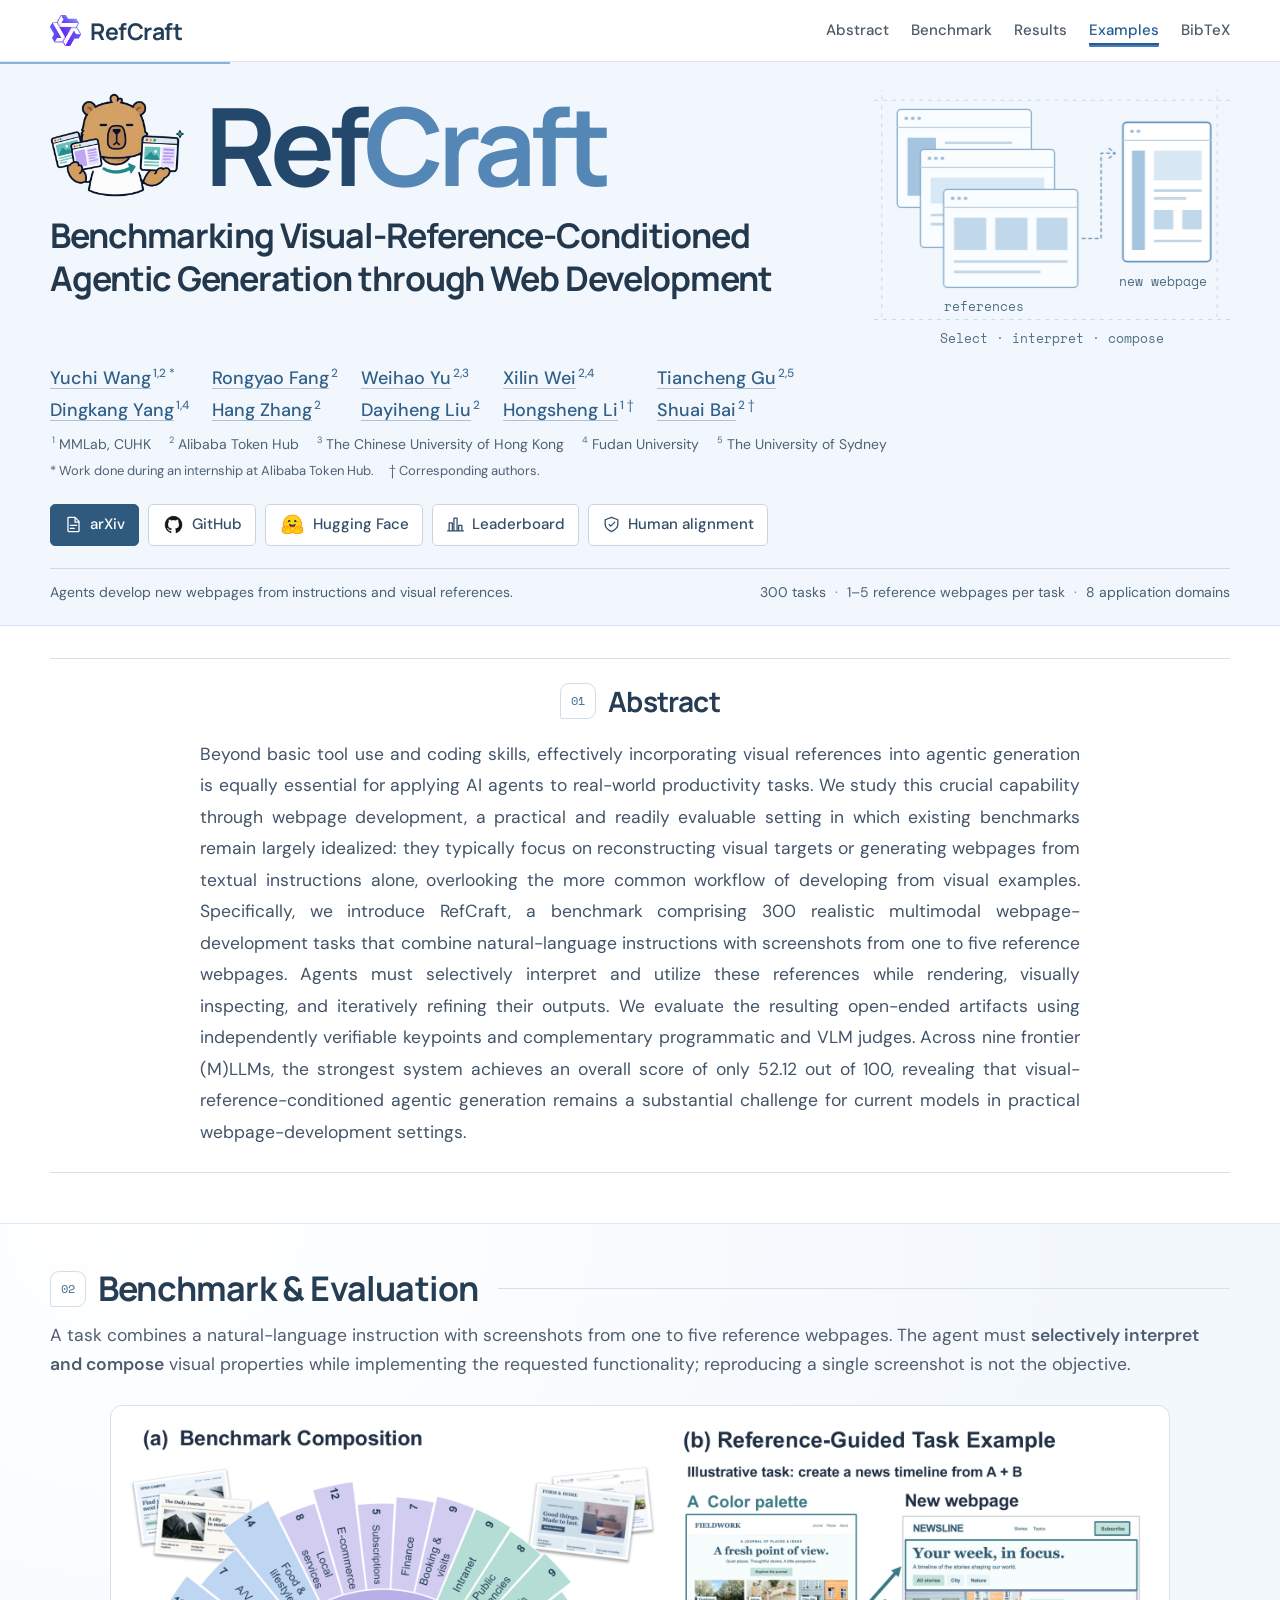
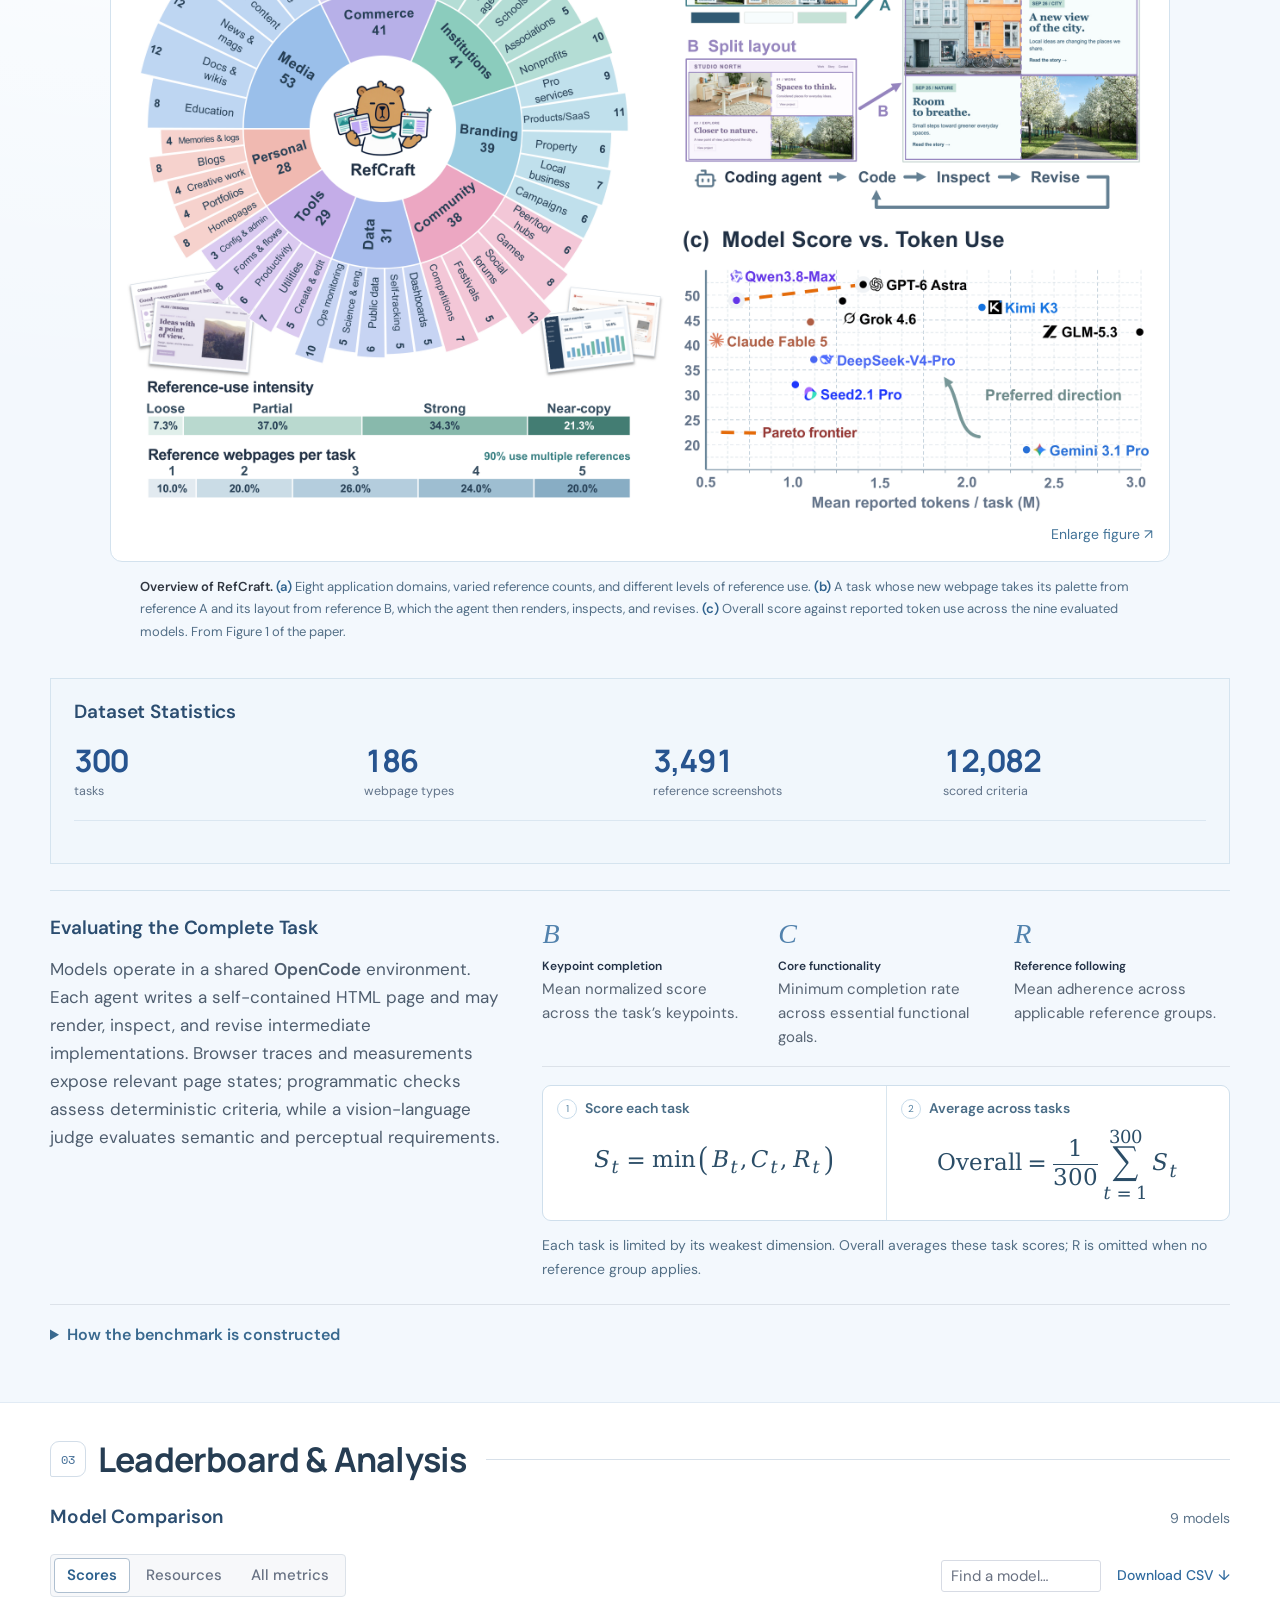
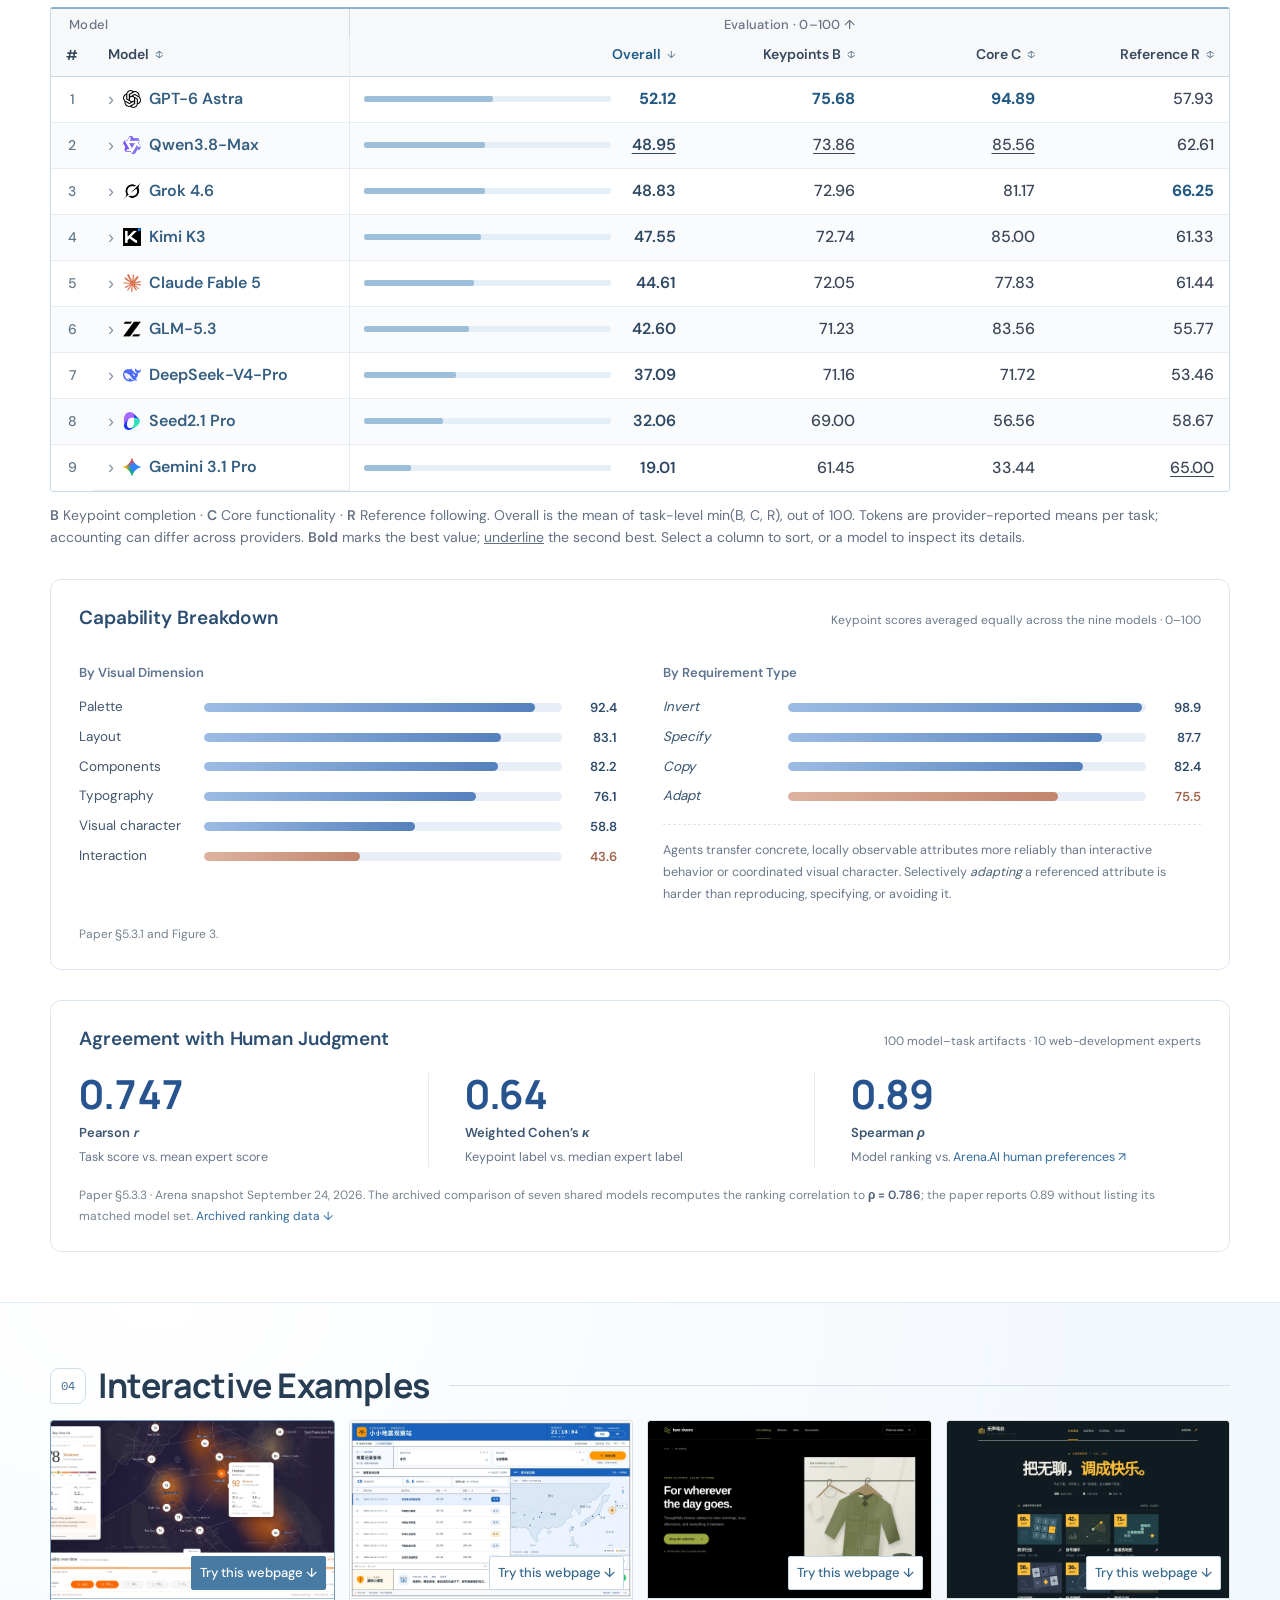
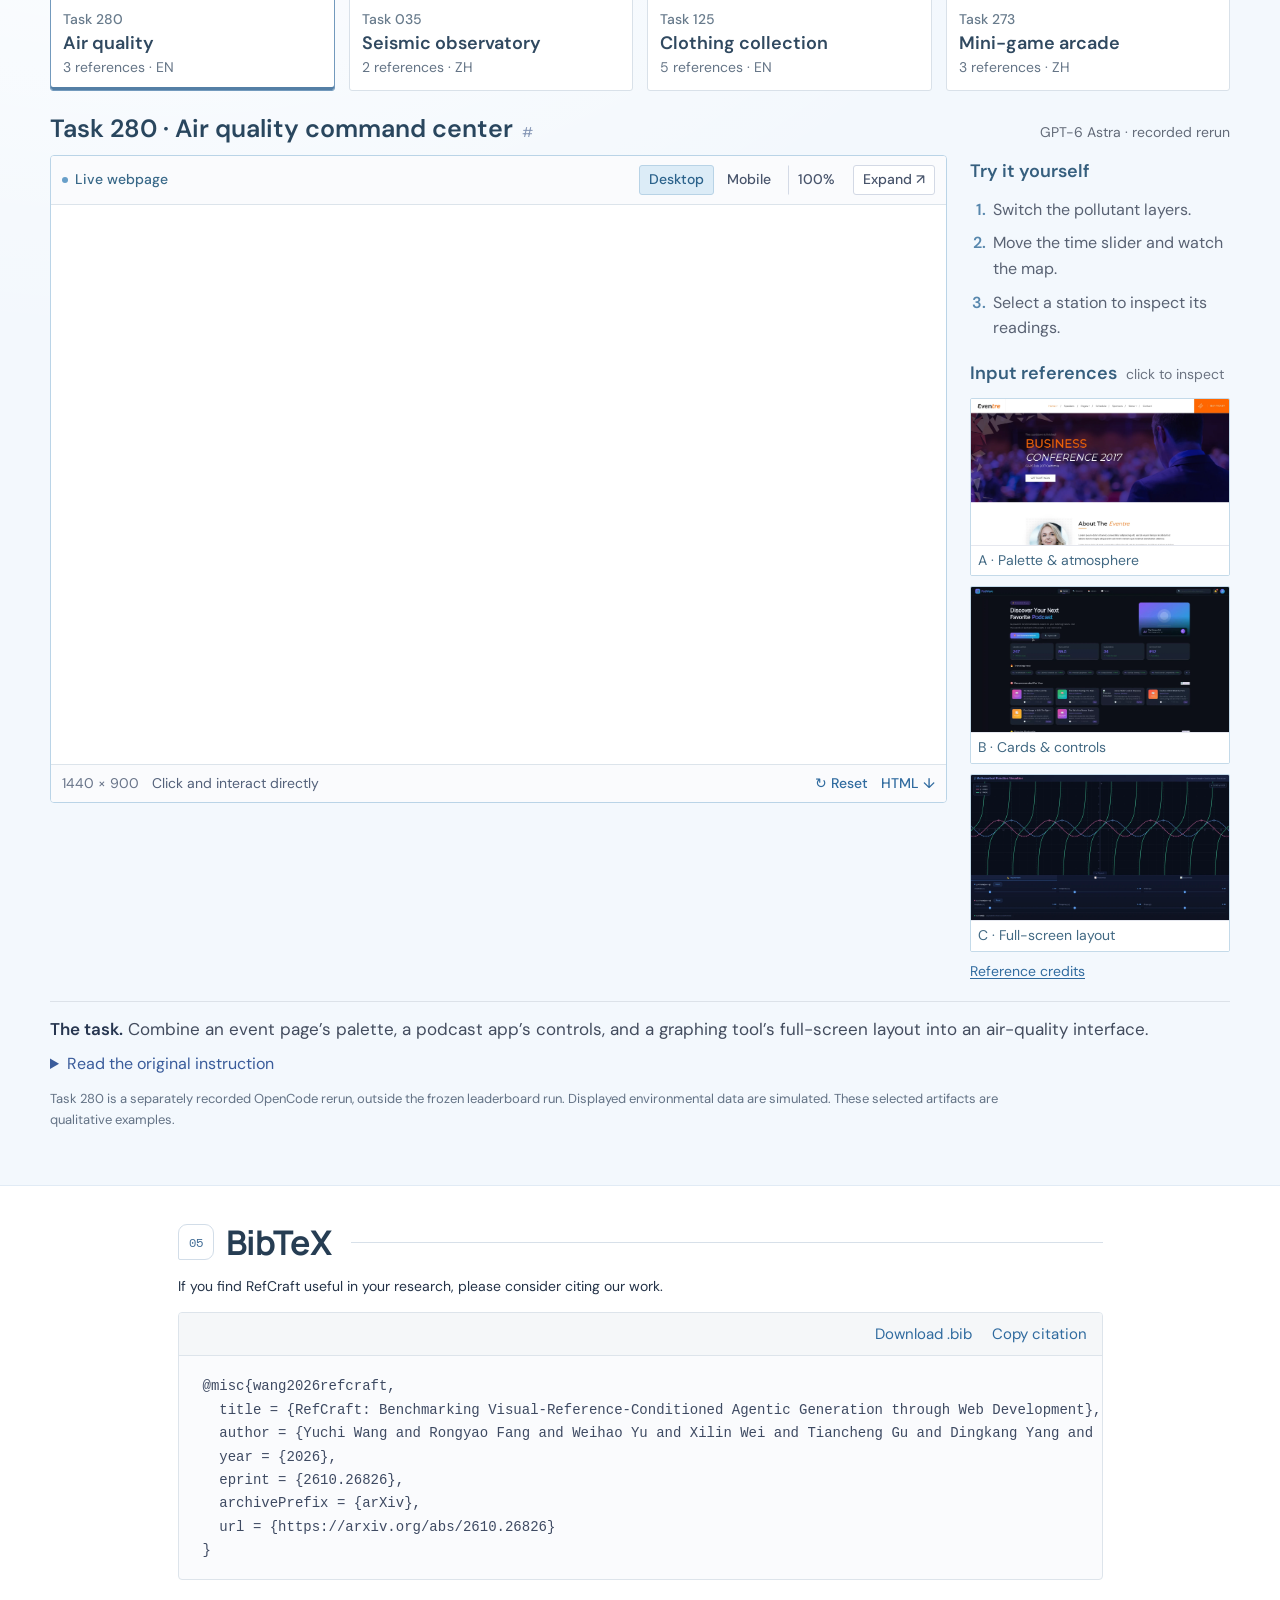
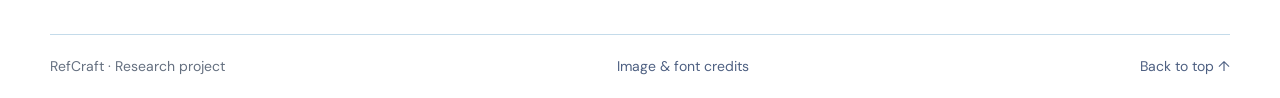
<file: docs/index.html>
<!DOCTYPE html>

<html lang="en">
<head>
<meta charset="utf-8"/>
<meta content="width=device-width, initial-scale=1" name="viewport"/>
<meta content="#edf5fc" name="theme-color"/>
<meta content="RefCraft: Benchmarking Visual-Reference-Conditioned Agentic Generation through Web Development. A benchmark of 300 multimodal tasks for reference-guided webpage development." name="description"/>
<meta content="RefCraft: Visual-Reference-Conditioned Agentic Generation" property="og:title"/>
<meta content="300 multimodal tasks, 1–5 reference webpages per task, and a unified evaluation of nine frontier models." property="og:description"/>
<meta content="website" property="og:type"/>
<meta content="assets/social-card.png" property="og:image"/>
<title>RefCraft: Benchmarking Visual-Reference-Conditioned Agentic Generation</title>
<link href="assets/favicon.svg" rel="icon" type="image/svg+xml"/>
<link href="styles.css?v=22" rel="stylesheet"/>
<script defer="" src="data/site-data.js?v=22"></script>
<link href="leaderboard.css?v=22" rel="stylesheet"/><script defer="" src="leaderboard.js?v=22"></script><script defer="" src="app.js?v=22"></script><link href="visual.css?v=22" rel="stylesheet"/>
<script>
/* Scroll reveal and numeric count-up. Self-contained so the page never depends
   on it to stay readable: without IntersectionObserver, reduced motion, or a
   script error, "js-reveal" is absent and every element renders normally. */
(function () {
  var root = document.documentElement;
  try {
    if (!('IntersectionObserver' in window)) return;
    if (window.matchMedia('(prefers-reduced-motion: reduce)').matches) return;
  } catch (error) { return; }
  root.classList.add('js-reveal');
  var showAll = function () {
    root.classList.remove('js-reveal');
    var pending = document.querySelectorAll('[data-reveal]');
    for (var i = 0; i < pending.length; i++) pending[i].classList.add('is-revealed');
  };
  var safety = setTimeout(showAll, 4000);
  /* The header gains a shadow once the page leaves the masthead. */
  var header = null, ticking = false;
  var syncHeader = function () {
    ticking = false;
    if (!header) header = document.querySelector('.site-header');
    if (header) header.classList.toggle('is-scrolled', window.scrollY > 12);
  };
  window.addEventListener('scroll', function () {
    if (ticking) return;
    ticking = true;
    requestAnimationFrame(syncHeader);
  }, { passive: true });
  var countUp = function (scope) {
    var targets = scope.querySelectorAll('[data-count]');
    for (var i = 0; i < targets.length; i++) (function (node) {
      var target = parseFloat(node.getAttribute('data-count'));
      var decimals = parseInt(node.getAttribute('data-decimals'), 10) || 0;
      if (!isFinite(target)) return;
      var started = null, duration = 1000;
      var step = function (now) {
        if (started === null) started = now;
        var progress = Math.min((now - started) / duration, 1);
        var eased = 1 - Math.pow(1 - progress, 3);
        node.textContent = (target * eased).toFixed(decimals)
          .replace(/\B(?=(\d{3})+(?!\d))/g, ',');
        if (progress < 1) requestAnimationFrame(step);
        else node.textContent = target.toFixed(decimals)
          .replace(/\B(?=(\d{3})+(?!\d))/g, ',');
      };
      requestAnimationFrame(step);
    })(targets[i]);
  };
  document.addEventListener('DOMContentLoaded', function () {
    try {
      var observer = new IntersectionObserver(function (entries) {
        for (var i = 0; i < entries.length; i++) {
          if (!entries[i].isIntersecting) continue;
          var el = entries[i].target;
          el.classList.add('is-revealed');
          observer.unobserve(el);
          countUp(el);
        }
      }, { rootMargin: '0px 0px -10% 0px', threshold: 0.08 });
      var items = document.querySelectorAll('[data-reveal]');
      for (var i = 0; i < items.length; i++) observer.observe(items[i]);
      clearTimeout(safety);
    } catch (error) { clearTimeout(safety); showAll(); }
  });
})();
</script>
</head>
<body>
<a class="skip-link" href="#main">Skip to content</a>
<header class="site-header"><div class="nav-inner">
<div class="nav-identity"><a class="brand" href="#main"><img alt="" class="brand-mark" height="31" src="assets/brands/qwen.png" title="Qwen" width="31"/>RefCraft</a></div>
<nav aria-label="Page sections"><a href="#abstract">Abstract</a><a href="#benchmark">Benchmark</a><a href="#leaderboard">Results</a><a href="#examples">Examples</a><a href="#citation">BibTeX</a></nav>
</div></header>
<main id="main"><div class="paper-masthead"><section aria-labelledby="paper-title" class="paper-header container">
<div class="masthead-grid"><h1 id="paper-title"><span class="paper-name"><img alt="" class="paper-mascot" fetchpriority="high" height="346" src="assets/refcraft-mascot.png" width="452"/><span>Ref<span class="craft-word">Craft</span></span><span class="sr-only">: </span></span><span class="paper-subtitle">Benchmarking Visual-Reference-Conditioned <br class="title-break"/>Agentic Generation through Web Development</span></h1><div aria-label="Authors" class="authors">
<span><a aria-label="Yuchi Wang — Personal homepage" data-author="yuchi-wang" href="https://wangyuchi369.github.io/" rel="noopener noreferrer" target="_blank" title="Yuchi Wang — Personal homepage">Yuchi Wang</a><sup>1,2 *</sup></span><span><a aria-label="Rongyao Fang — Personal homepage" data-author="rongyao-fang" href="https://rongyaofang.github.io/" rel="noopener noreferrer" target="_blank" title="Rongyao Fang — Personal homepage">Rongyao Fang</a><sup>2</sup></span><span><a aria-label="Weihao Yu — Personal homepage" data-author="weihao-yu" href="https://yuyouxixi.github.io/" rel="noopener noreferrer" target="_blank" title="Weihao Yu — Personal homepage">Weihao Yu</a><sup>2,3</sup></span><span><a aria-label="Xilin Wei — Personal homepage" data-author="xilin-wei" href="https://wiselnn570.github.io/" rel="noopener noreferrer" target="_blank" title="Xilin Wei — Personal homepage">Xilin Wei</a><sup>2,4</sup></span><span><a aria-label="Tiancheng Gu — Personal homepage" data-author="tiancheng-gu" href="https://tiancheng-gu.github.io/" rel="noopener noreferrer" target="_blank" title="Tiancheng Gu — Personal homepage">Tiancheng Gu</a><sup>2,5</sup></span><span><a aria-label="Dingkang Yang — Personal homepage" data-author="dingkang-yang" href="https://ydk122024.github.io/" rel="noopener noreferrer" target="_blank" title="Dingkang Yang — Personal homepage">Dingkang Yang</a><sup>1,4</sup></span><span><a aria-label="Hang Zhang — Google Scholar profile (author mapping to confirm)" data-author="hang-zhang" href="https://scholar.google.com/citations?hl=en&amp;user=kMpV724AAAAJ" rel="noopener noreferrer" target="_blank" title="Hang Zhang — Google Scholar profile (author mapping to confirm)">Hang Zhang</a><sup>2</sup></span><span><a aria-label="Dayiheng Liu — Personal homepage" data-author="dayiheng-liu" href="https://liudayiheng.github.io/" rel="noopener noreferrer" target="_blank" title="Dayiheng Liu — Personal homepage">Dayiheng Liu</a><sup>2</sup></span><span><a aria-label="Hongsheng Li — Personal homepage" data-author="hongsheng-li" href="https://www.ee.cuhk.edu.hk/~hsli/" rel="noopener noreferrer" target="_blank" title="Hongsheng Li — Personal homepage">Hongsheng Li</a><sup>1 †</sup></span><span><a aria-label="Shuai Bai — Personal homepage" data-author="shuai-bai" href="https://shuaibai623.github.io/" rel="noopener noreferrer" target="_blank" title="Shuai Bai — Personal homepage">Shuai Bai</a><sup>2 †</sup></span>
</div><figure aria-labelledby="composition-caption" class="composition-mark">
<svg aria-hidden="true" viewbox="0 10 276 180">
<path class="guide" d="M6 8v190M266 8v190M0 18h276M0 188h276"></path>
<g class="reference-sheet"><rect height="76" rx="3" width="104" x="18" y="25"></rect><path class="browser-rule" d="M18 39h104"></path><circle cx="25" cy="32" r="1.4"></circle><circle cx="30" cy="32" r="1.4"></circle><circle cx="35" cy="32" r="1.4"></circle><rect class="ref-fill-a" height="45" width="22" x="26" y="47"></rect><path class="content-line" d="M55 51h52M55 59h36M55 80h52M55 87h42"></path><path class="sample-a" d="M55 69h52"></path></g>
<g class="reference-sheet"><rect height="76" rx="3" width="104" x="36" y="56"></rect><path class="browser-rule" d="M36 70h104"></path><circle cx="43" cy="63" r="1.4"></circle><circle cx="48" cy="63" r="1.4"></circle><circle cx="53" cy="63" r="1.4"></circle><rect class="ref-fill-b" height="20" width="88" x="44" y="78"></rect><path class="content-line" d="M44 107h39M44 114h29M94 107h38M94 114h26"></path></g>
<g class="reference-sheet"><rect height="76" rx="3" width="104" x="54" y="87"></rect><path class="browser-rule" d="M54 101h104"></path><circle cx="61" cy="94" r="1.4"></circle><circle cx="66" cy="94" r="1.4"></circle><circle cx="71" cy="94" r="1.4"></circle><rect class="ref-fill-c" height="25" width="25" x="62" y="109"></rect><rect class="ref-fill-c" height="25" width="25" x="94" y="109"></rect><rect class="ref-fill-c" height="25" width="24" x="126" y="109"></rect><path class="content-line" d="M62 143h88M62 151h67"></path></g>
<path class="composition-arrow" d="M161 125h15v-66h11m-5-4 5 4-5 4"></path>
<g class="output-sheet"><rect height="108" rx="3" width="68" x="193" y="35"></rect><path class="browser-rule" d="M193 49h68"></path><circle cx="200" cy="42" r="1.4"></circle><circle cx="205" cy="42" r="1.4"></circle><rect class="ref-fill-a" height="77" width="10" x="200" y="57"></rect><rect class="ref-fill-b" height="23" width="37" x="217" y="57"></rect><path class="content-line" d="M217 88h37M217 94h25"></path><rect class="ref-fill-c" height="15" width="15" x="217" y="103"></rect><rect class="ref-fill-c" height="15" width="15" x="239" y="103"></rect><path class="content-line" d="M217 127h37"></path></g>
<text x="54" y="181">references</text><text x="190" y="162">new webpage</text>
</svg><figcaption id="composition-caption">Select · interpret · compose</figcaption></figure></div>
<div class="affiliations"><span><sup>1</sup> MMLab, CUHK</span><span><sup>2</sup> Alibaba Token Hub</span><span><sup>3</sup> The Chinese University of Hong Kong</span><span><sup>4</sup> Fudan University</span><span><sup>5</sup> The University of Sydney</span></div>
<p class="author-notes">* Work done during an internship at Alibaba Token Hub. <span>† Corresponding authors.</span></p>
<div aria-label="Project resources" class="resource-links">
<a aria-label="RefCraft paper on arXiv" class="resource primary" href="https://arxiv.org/abs/2610.26826" rel="noopener noreferrer" target="_blank" title="Read RefCraft on arXiv"><svg aria-hidden="true" viewBox="0 0 24 24"><path d="M14 3H6a1 1 0 0 0-1 1v16a1 1 0 0 0 1 1h12a1 1 0 0 0 1-1V8Zm0 0v6h5M8 13h8M8 17h5"></path></svg>arXiv</a>
<a aria-label="GitHub" class="resource" data-resource="github" href="https://github.com/wangyuchi369/RefCraft" rel="noopener noreferrer" target="_blank"><img alt="" class="official-icon" height="24" src="assets/brands/github.png" width="24"/>GitHub</a>
<a aria-label="Hugging Face" class="resource" data-resource="huggingface" href="https://huggingface.co/datasets/YuchiWang/RefCraft" rel="noopener noreferrer" target="_blank"><img alt="" class="official-icon huggingface-icon" height="24" src="assets/brands/huggingface.png" width="24"/>Hugging Face</a>
<a class="resource" href="#leaderboard"><svg aria-hidden="true" viewbox="0 0 24 24"><path d="M4 20V10h4v10m2 0V4h4v16m2 0v-7h4v7M2 20h20"></path></svg>Leaderboard</a>
<a class="resource" href="#analysis"><svg aria-hidden="true" viewbox="0 0 24 24"><path d="M9 12l2 2 5-5M12 3l8 3v6c0 5-8 9-8 9s-8-4-8-9V6Z"></path></svg>Human alignment</a></div>
<p class="paper-deck"><span>Agents develop new webpages from instructions and visual references.</span><span class="deck-facts">300 tasks <i>·</i> 1–5 reference webpages per task <i>·</i> 8 application domains</span></p></section></div><section aria-labelledby="abstract-title" class="section reading-width" data-section="abstract" id="abstract">
<div class="section-heading"><span aria-hidden="true" class="section-index">01</span><h2 id="abstract-title">Abstract</h2></div>
<p class="abstract-text" id="abstract-text"></p>
</section><div class="band band-tint"><section aria-labelledby="benchmark-title" class="section container" data-section="benchmark" id="benchmark">
<div class="section-heading"><span aria-hidden="true" class="section-index">02</span><h2 id="benchmark-title">Benchmark &amp; Evaluation</h2></div>
<p class="section-intro">A task combines a natural-language instruction with screenshots from one to five reference webpages. The agent must <strong>selectively interpret and compose</strong> visual properties while implementing the requested functionality; reproducing a single screenshot is not the objective.</p>
<figure class="paper-figure teaser-figure" data-reveal="">
<button aria-label="Enlarge the paper’s overview figure" class="figure-zoom" data-enlarge="assets/paper-v2-teaser.webp" data-title="Figure 1. Overview of RefCraft" type="button"><img alt="Overview of RefCraft: (a) eight application domains and their subdomains around the project mascot, with reference-use intensity and reference-count distributions; (b) a task whose new webpage borrows a palette from reference A and a layout from reference B before the agent renders, inspects and revises it; (c) overall score against reported token use for nine frontier models, with the Pareto frontier marked." height="1608" fetchpriority="low" src="assets/paper-v2-teaser.webp" width="2382"/><span class="figure-open">Enlarge figure ↗</span></button>
<figcaption><strong>Overview of RefCraft.</strong> <b>(a)</b> Eight application domains, varied reference counts, and different levels of reference use. <b>(b)</b> A task whose new webpage takes its palette from reference A and its layout from reference B, which the agent then renders, inspects, and revises. <b>(c)</b> Overall score against reported token use across the nine evaluated models. From Figure 1 of the paper.</figcaption>
</figure>
<div class="benchmark-statistics"><div class="dataset-summary"><h3>Dataset Statistics</h3>
<ul class="stat-row" data-reveal="">
<li><strong data-count="300" data-decimals="0">300</strong><span>tasks</span></li>
<li><strong data-count="186" data-decimals="0">186</strong><span>webpage types</span></li>
<li><strong data-count="3491" data-decimals="0">3,491</strong><span>reference screenshots</span></li>
<li><strong data-count="12082" data-decimals="0">12,082</strong><span>scored criteria</span></li>
</ul>
</div></div><div class="evaluation-layout"><div class="evaluation-intro"><h3>Evaluating the Complete Task</h3><p>Models operate in a shared <strong>OpenCode</strong> environment. Each agent writes a self-contained HTML page and may render, inspect, and revise intermediate implementations. Browser traces and measurements expose relevant page states; programmatic checks assess deterministic criteria, while a vision-language judge evaluates semantic and perceptual requirements.</p></div><div class="benchmark-protocol">
<div class="score-definitions"><div><strong>B</strong><p><b>Keypoint completion</b><br/>Mean normalized score across the task’s keypoints.</p></div><div><strong>C</strong><p><b>Core functionality</b><br/>Minimum completion rate across essential functional goals.</p></div><div><strong>R</strong><p><b>Reference following</b><br/>Mean adherence across applicable reference groups.</p></div></div>
<div aria-label="How the benchmark score is computed" class="scoring-equations" role="group">
<div class="scoring-step"><div class="scoring-label"><span aria-hidden="true">1</span>Score each task</div><div class="scoring-math"><math aria-label="S sub t equals the minimum of B sub t, C sub t, and R sub t" display="block" xmlns="http://www.w3.org/1998/Math/MathML"><mrow><msub><mi>S</mi><mi>t</mi></msub><mo>=</mo><mi mathvariant="normal">min</mi><mo>⁡</mo><mrow><mo>(</mo><msub><mi>B</mi><mi>t</mi></msub><mo>,</mo><msub><mi>C</mi><mi>t</mi></msub><mo>,</mo><msub><mi>R</mi><mi>t</mi></msub><mo>)</mo></mrow></mrow></math></div></div>
<div class="scoring-step"><div class="scoring-label"><span aria-hidden="true">2</span>Average across tasks</div><div class="scoring-math"><math aria-label="Overall equals one over 300 times the sum of S sub t for t from 1 to 300" display="block" xmlns="http://www.w3.org/1998/Math/MathML"><mrow><mtext>Overall</mtext><mo>=</mo><mfrac><mn>1</mn><mn>300</mn></mfrac><munderover><mo>∑</mo><mrow><mi>t</mi><mo>=</mo><mn>1</mn></mrow><mn>300</mn></munderover><msub><mi>S</mi><mi>t</mi></msub></mrow></math></div></div>
</div>
<p class="scoring-note">Each task is limited by its weakest dimension. Overall averages these task scores; R is omitted when no reference group applies.</p>
</div></div><details class="method-details"><summary>How the benchmark is constructed</summary><div class="construction-notes"><article><h3>1. Visual reference pool</h3><p>Licensed templates, conventional synthetic pages, and atypically styled pages provide varied layouts, palettes, typography, components, interactions, and visual character.</p></article><article><h3>2. Controlled task synthesis</h3><p>Each design dimension can <em>copy</em>, <em>adapt</em>, or <em>invert</em> a reference, follow an explicit textual requirement (<em>specify</em>), or remain unconstrained (<em>ignore</em>).</p></article><article><h3>3. Verified evaluation keypoints</h3><p>Requirements are decomposed into independently assessable criteria, checked through model review and revised by ten web-development experts.</p></article></div><figure class="paper-figure framework-figure">
<button aria-label="Enlarge benchmark construction and evaluation figure" class="figure-zoom" data-enlarge="assets/paper-v2-framework.webp" data-title="Figure 2. Benchmark construction and evaluation" type="button"><img alt="Paper diagram of reference-pool curation, instruction and keypoint construction, agentic generation, and evidence-based evaluation." loading="lazy" src="assets/paper-v2-framework.webp"/><span aria-hidden="true" class="zoom-label">↗</span></button>
<figcaption><strong>Benchmark construction and evaluation.</strong> A diverse reference pool supports controlled user requests. Verified keypoints remain hidden from the generation agent and guide programmatic and visual evaluation of the completed webpage.</figcaption>
</figure></details></section></div><section aria-labelledby="leaderboard-title" class="section container" data-section="leaderboard" id="leaderboard">
<div class="section-heading"><span aria-hidden="true" class="section-index">03</span><h2 id="leaderboard-title">Leaderboard &amp; Analysis</h2></div>
<div class="leaderboard-heading"><h3>Model Comparison</h3><span id="leaderboard-count">9 models</span></div><div class="table-toolbar"><div aria-label="Visible leaderboard metrics" class="leaderboard-views" id="leaderboard-views" role="group"><button aria-pressed="true" data-view="scores" type="button">Scores</button><button aria-pressed="false" data-view="resources" type="button">Resources</button><button aria-pressed="false" data-view="all" type="button">All metrics</button></div><div class="table-actions"><label><span class="sr-only">Search models</span><input autocomplete="off" id="model-search" placeholder="Find a model…" type="search"/></label><a class="download-link" download="" href="data/leaderboard.csv">Download CSV ↓</a></div></div>
<div aria-label="Results table, scroll horizontally on small screens" class="table-wrap" role="region" tabindex="0"><table id="leaderboard-table"><caption class="sr-only">Nine-model results from the paper. Select Scores, Resources, or All metrics to change columns. Select a model to expand its metrics. Rank always refers to Overall.</caption><thead></thead><tbody></tbody></table></div>
<p class="table-status sr-only" id="table-status" role="status"></p>
<p class="table-note"><span><strong>B</strong> Keypoint completion · <strong>C</strong> Core functionality · <strong>R</strong> Reference following.</span> <span>Overall is the mean of task-level min(B, C, R), out of 100. Tokens are provider-reported means per task; accounting can differ across providers. <b>Bold</b> marks the best value; <u>underline</u> the second best. Select a column to sort, or a model to inspect its details.</span></p>

<div aria-labelledby="capability-title" class="capability-panel" data-reveal="" id="capabilities" role="group">
<div class="panel-heading"><h3 id="capability-title">Capability Breakdown</h3><span>Keypoint scores averaged equally across the nine models · 0–100</span></div>
<div class="capability-grid">
<figure class="capability-chart">
<figcaption>By Visual Dimension</figcaption>
<ul class="bar-list">
<li style="--bar:92.4%"><span class="bar-label">Palette</span><span class="bar-track"><span class="bar-fill"></span></span><span class="bar-value">92.4</span></li>
<li style="--bar:83.1%"><span class="bar-label">Layout</span><span class="bar-track"><span class="bar-fill"></span></span><span class="bar-value">83.1</span></li>
<li style="--bar:82.2%"><span class="bar-label">Components</span><span class="bar-track"><span class="bar-fill"></span></span><span class="bar-value">82.2</span></li>
<li style="--bar:76.1%"><span class="bar-label">Typography</span><span class="bar-track"><span class="bar-fill"></span></span><span class="bar-value">76.1</span></li>
<li style="--bar:58.8%"><span class="bar-label">Visual character</span><span class="bar-track"><span class="bar-fill"></span></span><span class="bar-value">58.8</span></li>
<li class="is-low" style="--bar:43.6%"><span class="bar-label">Interaction</span><span class="bar-track"><span class="bar-fill"></span></span><span class="bar-value">43.6</span></li>
</ul>
</figure>
<figure class="capability-chart">
<figcaption>By Requirement Type</figcaption>
<ul class="bar-list">
<li style="--bar:98.87%"><span class="bar-label"><em>Invert</em></span><span class="bar-track"><span class="bar-fill"></span></span><span class="bar-value">98.9</span></li>
<li style="--bar:87.68%"><span class="bar-label"><em>Specify</em></span><span class="bar-track"><span class="bar-fill"></span></span><span class="bar-value">87.7</span></li>
<li style="--bar:82.42%"><span class="bar-label"><em>Copy</em></span><span class="bar-track"><span class="bar-fill"></span></span><span class="bar-value">82.4</span></li>
<li class="is-low" style="--bar:75.49%"><span class="bar-label"><em>Adapt</em></span><span class="bar-track"><span class="bar-fill"></span></span><span class="bar-value">75.5</span></li>
</ul>
<p class="chart-aside">Agents transfer concrete, locally observable attributes more reliably than interactive behavior or coordinated visual character. Selectively <em>adapting</em> a referenced attribute is harder than reproducing, specifying, or avoiding it.</p>
</figure>
</div>
<p class="panel-note">Paper §5.3.1 and Figure 3.</p>
</div>

<div aria-labelledby="agreement-title" class="results-validation agreement-panel" data-reveal="" id="analysis" role="group">
<div class="panel-heading"><h3 id="agreement-title">Agreement with Human Judgment</h3><span>100 model–task artifacts · 10 web-development experts</span></div>
<div class="agreement-metrics">
<div><strong>0.747</strong><span>Pearson <i>r</i></span><p>Task score vs. mean expert score</p></div>
<div><strong>0.64</strong><span>Weighted Cohen’s <i>κ</i></span><p>Keypoint label vs. median expert label</p></div>
<div><strong>0.89</strong><span>Spearman <i>ρ</i></span><p>Model ranking vs. <a href="https://arena.ai/leaderboard/code/image-to-webdev" rel="noopener noreferrer" target="_blank">Arena.AI human preferences ↗</a></p></div>
</div>
<p class="panel-note">Paper §5.3.3 · Arena snapshot September 24, 2026. The archived comparison of seven shared models recomputes the ranking correlation to <strong>ρ = 0.786</strong>; the paper reports 0.89 without listing its matched model set. <a download="" href="data/arena-alignment.csv">Archived ranking data ↓</a></p>
</div></section><div class="band band-tint"><section aria-labelledby="examples-title" class="section container" data-section="examples" id="examples">
<div class="section-heading"><span aria-hidden="true" class="section-index">04</span><h2 id="examples-title">Interactive Examples</h2></div>
<div aria-label="Select an example" class="example-gallery" id="example-tabs" role="tablist"></div>
<div class="example-panel" id="example-panel" role="tabpanel"></div>
<noscript><p>Enable JavaScript to operate the example webpages and explore the results.</p></noscript>
</section></div><section aria-labelledby="citation-title" class="section reading-width citation-section" data-section="citation" id="citation">
<div class="section-heading"><span aria-hidden="true" class="section-index">05</span><h2 id="citation-title">BibTeX</h2></div>
<p>If you find RefCraft useful in your research, please consider citing our work.</p>
<div class="citation-box"><div class="citation-actions"><a download="" href="data/refcraft.bib">Download .bib</a><button id="copy-citation" type="button">Copy citation</button></div><pre aria-label="BibTeX citation" tabindex="0"><code id="bibtex">@misc{wang2026refcraft,
  title = {RefCraft: Benchmarking Visual-Reference-Conditioned Agentic Generation through Web Development},
  author = {Yuchi Wang and Rongyao Fang and Weihao Yu and Xilin Wei and Tiancheng Gu and Dingkang Yang and Hang Zhang and Dayiheng Liu and Hongsheng Li and Shuai Bai},
  year = {2026},
  eprint = {2610.26826},
  archivePrefix = {arXiv},
  url = {https://arxiv.org/abs/2610.26826}
}</code></pre></div>
</section></main>
<footer class="site-footer container"><span>RefCraft · Research project</span><a href="credits.html">Image &amp; font credits</a><a href="#main">Back to top ↑</a></footer>
<div class="toast" id="toast" role="status"></div>
<dialog aria-labelledby="demo-dialog-title" id="demo-dialog"><div class="demo-dialog-heading"><h2 id="demo-dialog-title">Interactive example</h2><button aria-label="Close expanded example" id="close-demo" type="button">Close ✕</button></div><div id="demo-dialog-body"></div></dialog>
<dialog aria-labelledby="image-dialog-title" id="image-dialog"><div class="dialog-top"><p id="image-dialog-title"></p><div aria-label="Image magnification" class="image-view-controls" role="group"><button aria-label="Fit image to available width" aria-pressed="true" id="image-fit" type="button">Fit</button><button aria-label="View image at actual size" aria-pressed="false" id="image-actual" type="button">100%</button><a aria-label="Download original image" download="refcraft-figure.webp" id="download-image">Download</a></div><button aria-label="Close enlarged figure" id="close-dialog" type="button">✕</button></div><div aria-label="Image view, scroll to inspect at actual size" class="image-viewport" id="image-viewport" role="region" tabindex="0"><img alt="" id="dialog-image"/></div><p class="dialog-hint">Select 100% to read details · Scroll to inspect · Esc to close</p></dialog>
</body>
</html>
</file>
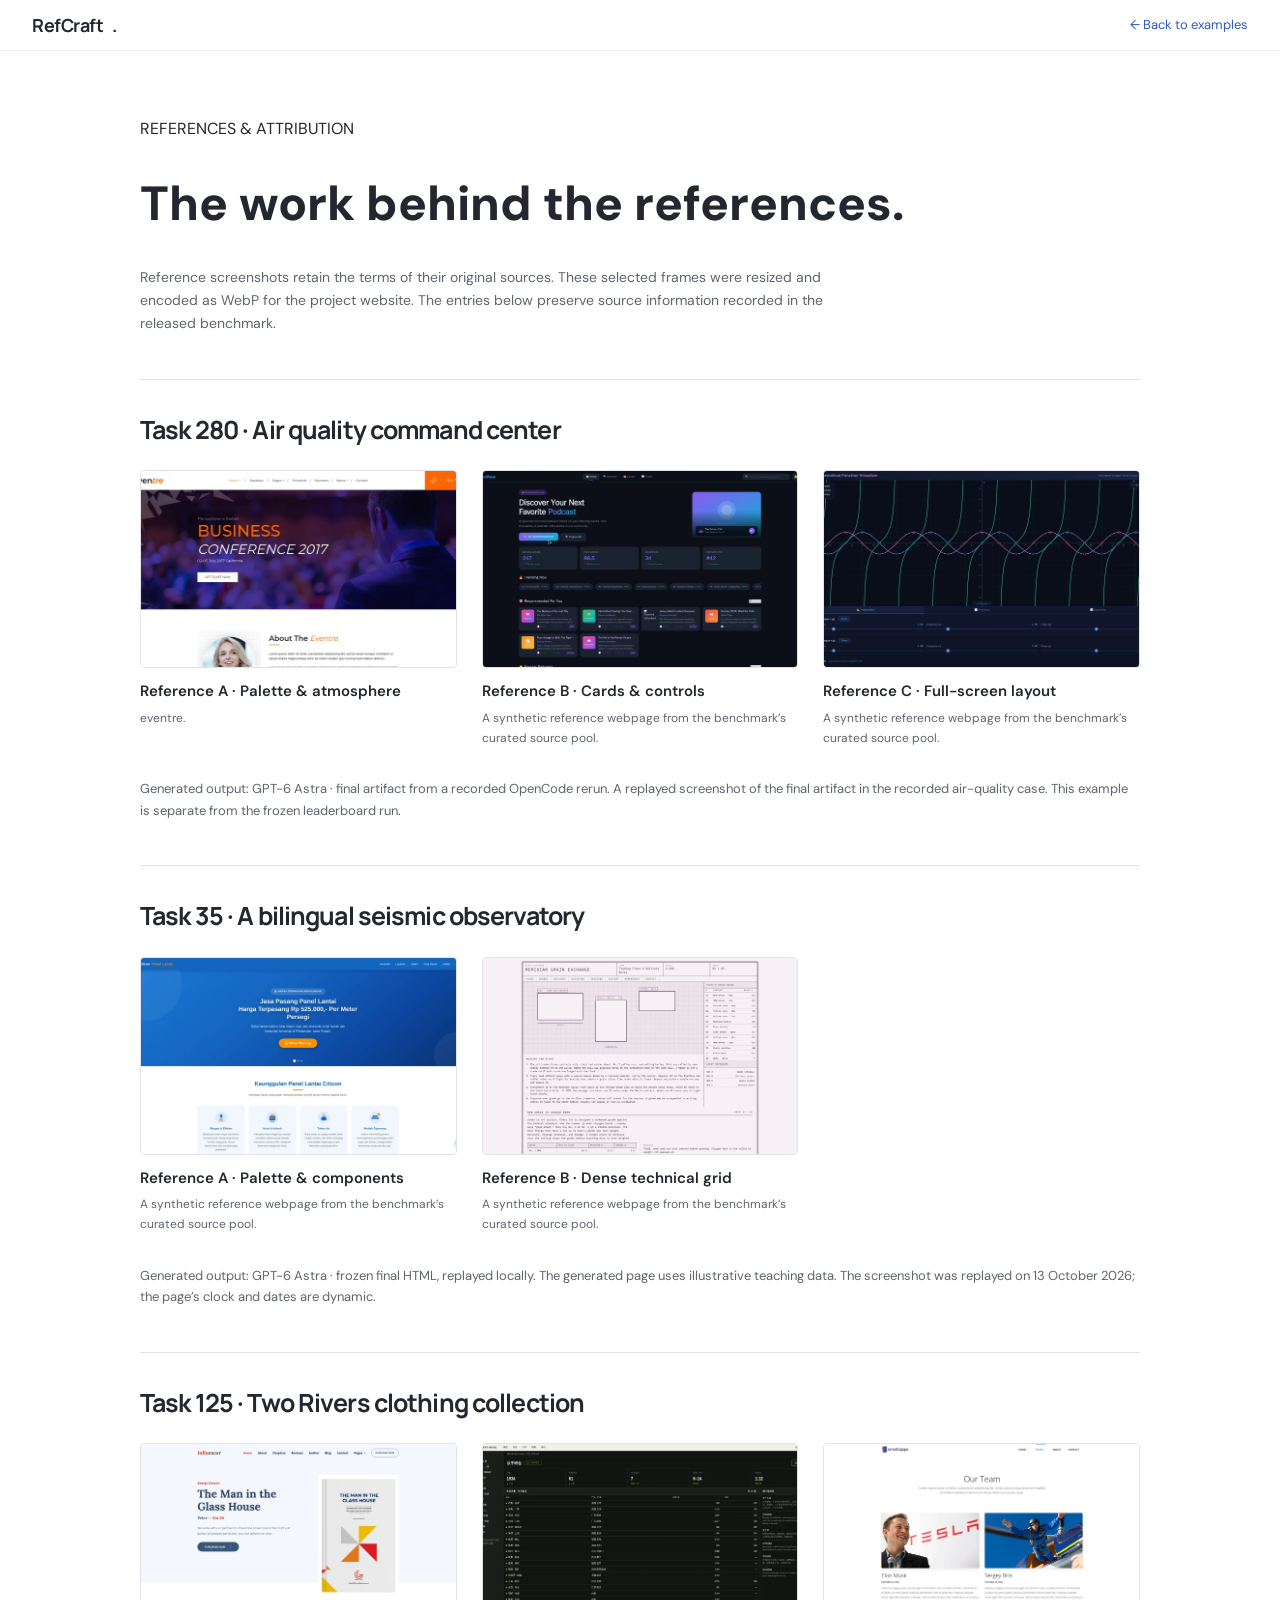
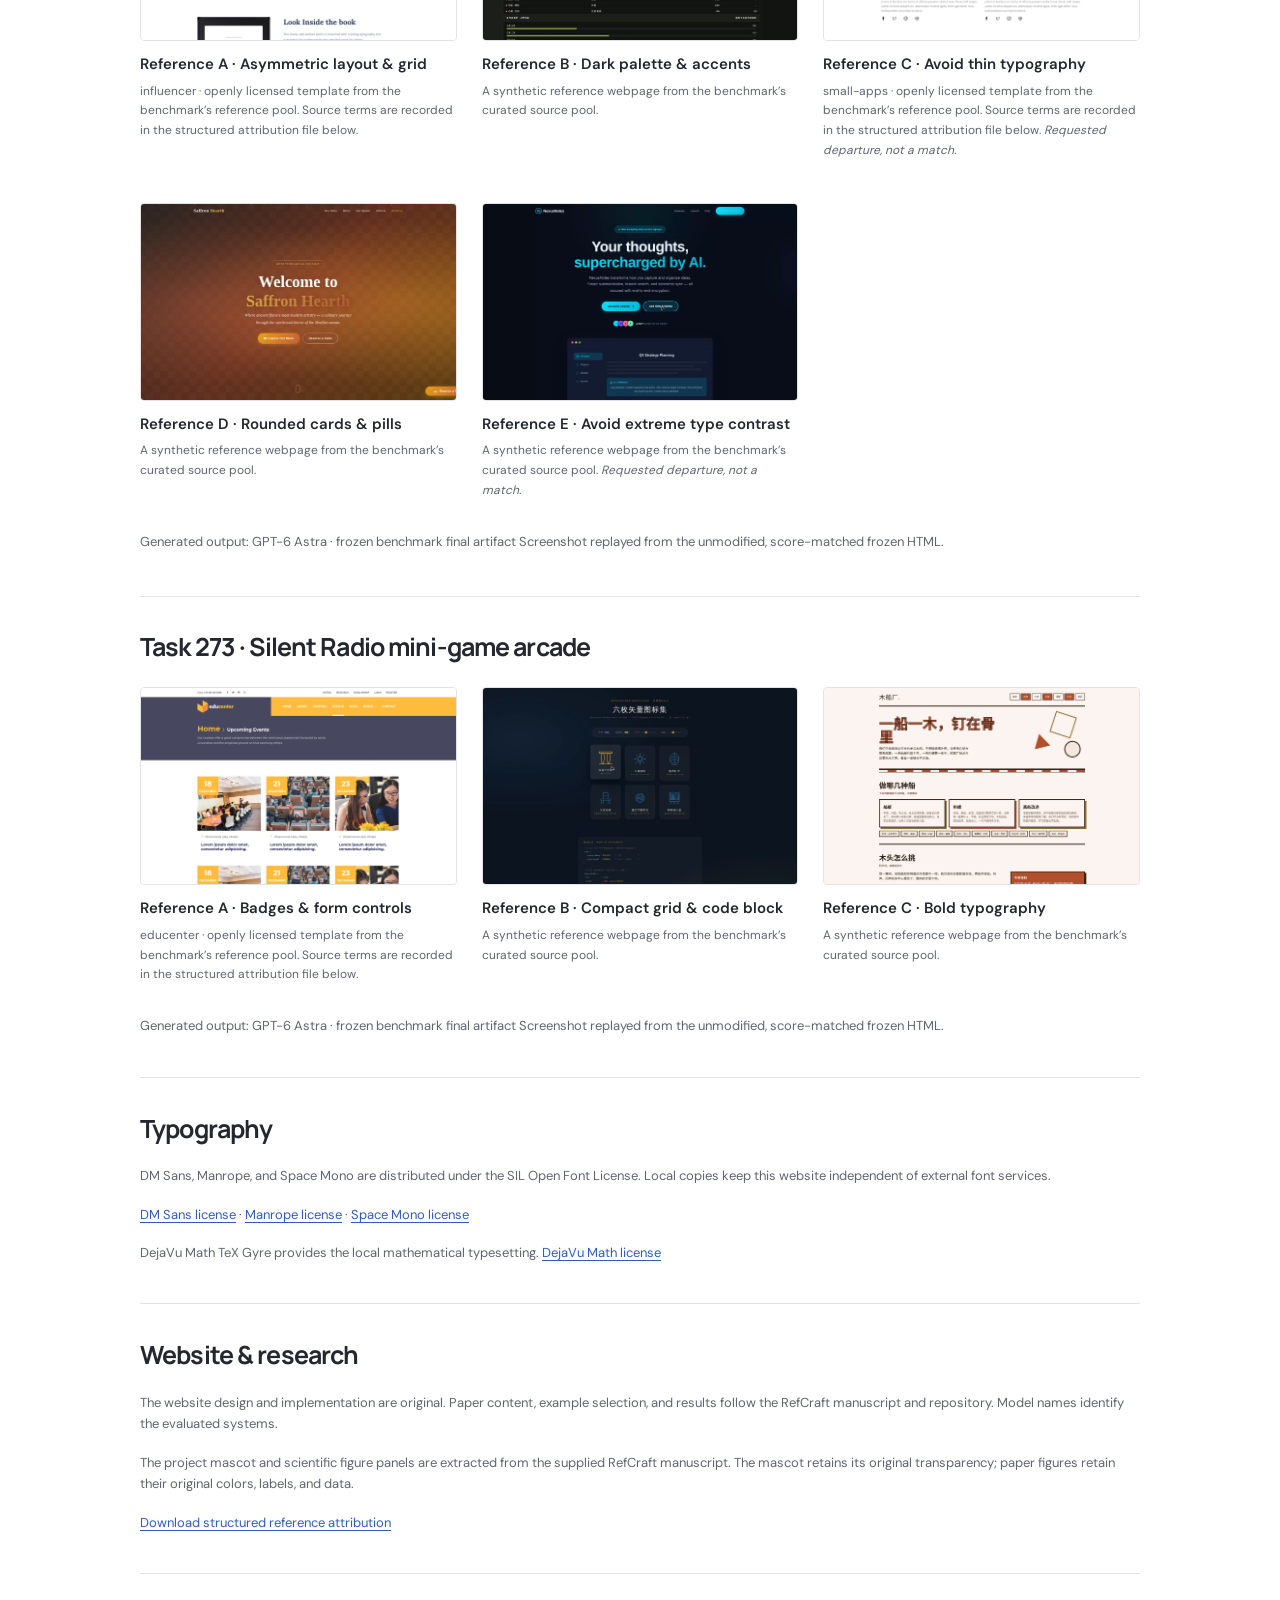
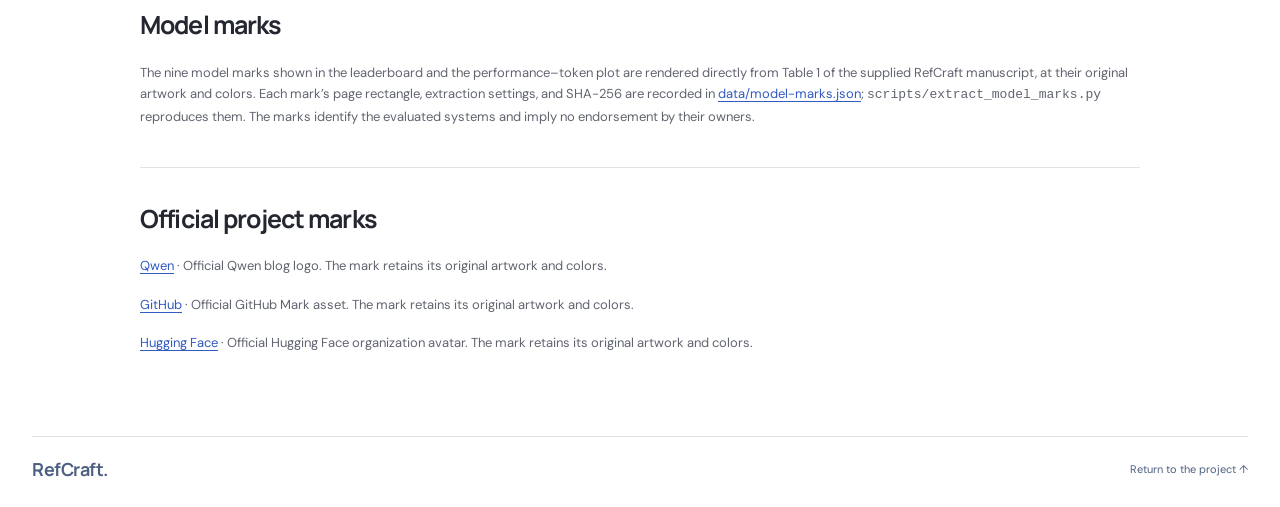
<file: credits.html>
<!DOCTYPE html>

<html lang="en"><head><meta charset="utf-8"/><meta content="width=device-width,initial-scale=1" name="viewport"/><title>Source credits · RefCraft</title><link href="assets/favicon.svg" rel="icon"/><link href="styles.css" rel="stylesheet"/><style>.credits-back{font-size:13px}.credits{max-width:1000px;padding-block:65px}.credits>h1{font-size:48px;margin:22px 0}.credits>p{max-width:720px;color:var(--muted);font-size:14px}.credit-case{border-top:1px solid var(--line);padding-top:34px;margin-top:44px}.credit-case h2{text-align:left;font-size:25px;margin-bottom:24px}.credit-grid{display:grid;grid-template-columns:repeat(3,1fr);gap:25px}.credit-grid img{width:100%;aspect-ratio:16/10;object-fit:cover;object-position:top;border:1px solid var(--line);border-radius:4px}.credit-grid h3{font-size:15px;line-height:1.5;margin:12px 0 6px}.credit-grid p{font-size:12px;color:var(--muted)}.credit-grid a,.font-credits a{text-decoration:underline;text-underline-offset:3px}.credit-case>.small{margin-top:13px}.font-credits{border-top:1px solid var(--line);padding-top:35px;margin-top:40px}.font-credits h2{text-align:left;font-size:25px;margin-bottom:20px}.font-credits p{font-size:13px;color:var(--muted)}@media(max-width:600px){.credits{padding-block:35px}.credits>h1{font-size:35px}.credit-grid{grid-template-columns:1fr 1fr;gap:17px}.credit-case h2{font-size:22px}.credit-grid h3{font-size:13px}.credit-grid p{font-size:11px}}</style></head><body><header class="site-header"><div class="nav-inner"><a class="brand" href="index.html">RefCraft<span class="brand-period">.</span></a><a class="credits-back" href="index.html#examples">← Back to examples</a></div></header><main class="container credits"><div class="eyebrow">REFERENCES &amp; ATTRIBUTION</div><h1>The work behind the references.</h1><p>Reference screenshots retain the terms of their original sources. These selected frames were resized and encoded as WebP for the project website. The entries below preserve source information recorded in the released benchmark.</p><section class="credit-case" id="task-280"><h2>Task 280 · Air quality command center</h2><div class="credit-grid"><article><img alt="Reference A for Task 280: Palette &amp; atmosphere" loading="lazy" src="assets/task-280-ref-a.webp"/><h3>Reference A · Palette &amp; atmosphere</h3><p>eventre.</p></article><article><img alt="Reference B for Task 280: Cards &amp; controls" loading="lazy" src="assets/task-280-ref-b.webp"/><h3>Reference B · Cards &amp; controls</h3><p>A synthetic reference webpage from the benchmark’s curated source pool.</p></article><article><img alt="Reference C for Task 280: Full-screen layout" loading="lazy" src="assets/task-280-ref-c.webp"/><h3>Reference C · Full-screen layout</h3><p>A synthetic reference webpage from the benchmark’s curated source pool.</p></article></div><p class="small muted">Generated output: GPT-6 Astra · final artifact from a recorded OpenCode rerun. A replayed screenshot of the final artifact in the recorded air-quality case. This example is separate from the frozen leaderboard run.</p></section><section class="credit-case" id="task-35"><h2>Task 35 · A bilingual seismic observatory</h2><div class="credit-grid"><article><img alt="Reference A for Task 35: Palette &amp; components" loading="lazy" src="assets/task-035-ref-a.webp"/><h3>Reference A · Palette &amp; components</h3><p>A synthetic reference webpage from the benchmark’s curated source pool.</p></article><article><img alt="Reference B for Task 35: Dense technical grid" loading="lazy" src="assets/task-035-ref-b.webp"/><h3>Reference B · Dense technical grid</h3><p>A synthetic reference webpage from the benchmark’s curated source pool.</p></article></div><p class="small muted">Generated output: GPT-6 Astra · frozen final HTML, replayed locally. The generated page uses illustrative teaching data. The screenshot was replayed on 13 October 2026; the page’s clock and dates are dynamic.</p></section><section class="credit-case" id="task-125"><h2>Task 125 · Two Rivers clothing collection</h2><div class="credit-grid"><article><img alt="Reference A for Task 125: Asymmetric layout &amp; grid" loading="lazy" src="assets/task-125-ref-a.webp"/><h3>Reference A · Asymmetric layout &amp; grid</h3><p>influencer · openly licensed template from the benchmark’s reference pool. Source terms are recorded in the structured attribution file below.</p></article><article><img alt="Reference B for Task 125: Dark palette &amp; accents" loading="lazy" src="assets/task-125-ref-b.webp"/><h3>Reference B · Dark palette &amp; accents</h3><p>A synthetic reference webpage from the benchmark’s curated source pool.</p></article><article><img alt="Reference C for Task 125: Avoid thin typography" loading="lazy" src="assets/task-125-ref-c.webp"/><h3>Reference C · Avoid thin typography</h3><p>small-apps · openly licensed template from the benchmark’s reference pool. Source terms are recorded in the structured attribution file below. <em>Requested departure, not a match.</em></p></article><article><img alt="Reference D for Task 125: Rounded cards &amp; pills" loading="lazy" src="assets/task-125-ref-d.webp"/><h3>Reference D · Rounded cards &amp; pills</h3><p>A synthetic reference webpage from the benchmark’s curated source pool.</p></article><article><img alt="Reference E for Task 125: Avoid extreme type contrast" loading="lazy" src="assets/task-125-ref-e.webp"/><h3>Reference E · Avoid extreme type contrast</h3><p>A synthetic reference webpage from the benchmark’s curated source pool. <em>Requested departure, not a match.</em></p></article></div><p class="small muted">Generated output: GPT-6 Astra · frozen benchmark final artifact Screenshot replayed from the unmodified, score-matched frozen HTML.</p></section><section class="credit-case" id="task-273"><h2>Task 273 · Silent Radio mini-game arcade</h2><div class="credit-grid"><article><img alt="Reference A for Task 273: Badges &amp; form controls" loading="lazy" src="assets/task-273-ref-a.webp"/><h3>Reference A · Badges &amp; form controls</h3><p>educenter · openly licensed template from the benchmark’s reference pool. Source terms are recorded in the structured attribution file below.</p></article><article><img alt="Reference B for Task 273: Compact grid &amp; code block" loading="lazy" src="assets/task-273-ref-b.webp"/><h3>Reference B · Compact grid &amp; code block</h3><p>A synthetic reference webpage from the benchmark’s curated source pool.</p></article><article><img alt="Reference C for Task 273: Bold typography" loading="lazy" src="assets/task-273-ref-c.webp"/><h3>Reference C · Bold typography</h3><p>A synthetic reference webpage from the benchmark’s curated source pool.</p></article></div><p class="small muted">Generated output: GPT-6 Astra · frozen benchmark final artifact Screenshot replayed from the unmodified, score-matched frozen HTML.</p></section><section class="font-credits"><h2>Typography</h2><p>DM Sans, Manrope, and Space Mono are distributed under the SIL Open Font License. Local copies keep this website independent of external font services.</p><p><a href="assets/fonts/dmsans-OFL.txt">DM Sans license</a> · <a href="assets/fonts/manrope-OFL.txt">Manrope license</a> · <a href="assets/fonts/spacemono-OFL.txt">Space Mono license</a></p><p>DejaVu Math TeX Gyre provides the local mathematical typesetting. <a href="assets/fonts/dejavu-math-LICENSE.txt">DejaVu Math license</a></p></section><section class="font-credits"><h2>Website &amp; research</h2><p>The website design and implementation are original. Paper content, example selection, and results follow the RefCraft manuscript and repository. Model names identify the evaluated systems.</p><p>The project mascot and scientific figure panels are extracted from the supplied RefCraft manuscript. The mascot retains its original transparency; paper figures retain their original colors, labels, and data.</p><p><a href="data/reference-attribution.json">Download structured reference attribution</a></p></section><section class="font-credits"><h2>Model marks</h2><p>The nine model marks shown in the leaderboard and the performance–token plot are rendered directly from Table 1 of the supplied RefCraft manuscript, at their original artwork and colors. Each mark’s page rectangle, extraction settings, and SHA-256 are recorded in <a href="data/model-marks.json">data/model-marks.json</a>; <code>scripts/extract_model_marks.py</code> reproduces them. The marks identify the evaluated systems and imply no endorsement by their owners.</p></section><section class="font-credits"><h2>Official project marks</h2><p><a href="https://qwenlm.github.io/" rel="noopener noreferrer" target="_blank">Qwen</a> · Official Qwen blog logo. The mark retains its original artwork and colors.</p><p><a href="https://github.githubassets.com/assets/GitHub-Mark-ea2971cee799.png" rel="noopener noreferrer" target="_blank">GitHub</a> · Official GitHub Mark asset. The mark retains its original artwork and colors.</p><p><a href="https://github.com/huggingface" rel="noopener noreferrer" target="_blank">Hugging Face</a> · Official Hugging Face organization avatar. The mark retains its original artwork and colors.</p></section></main><footer class="site-footer container"><a class="brand" href="index.html">RefCraft.</a><a href="index.html">Return to the project ↑</a></footer></body></html>
</file>
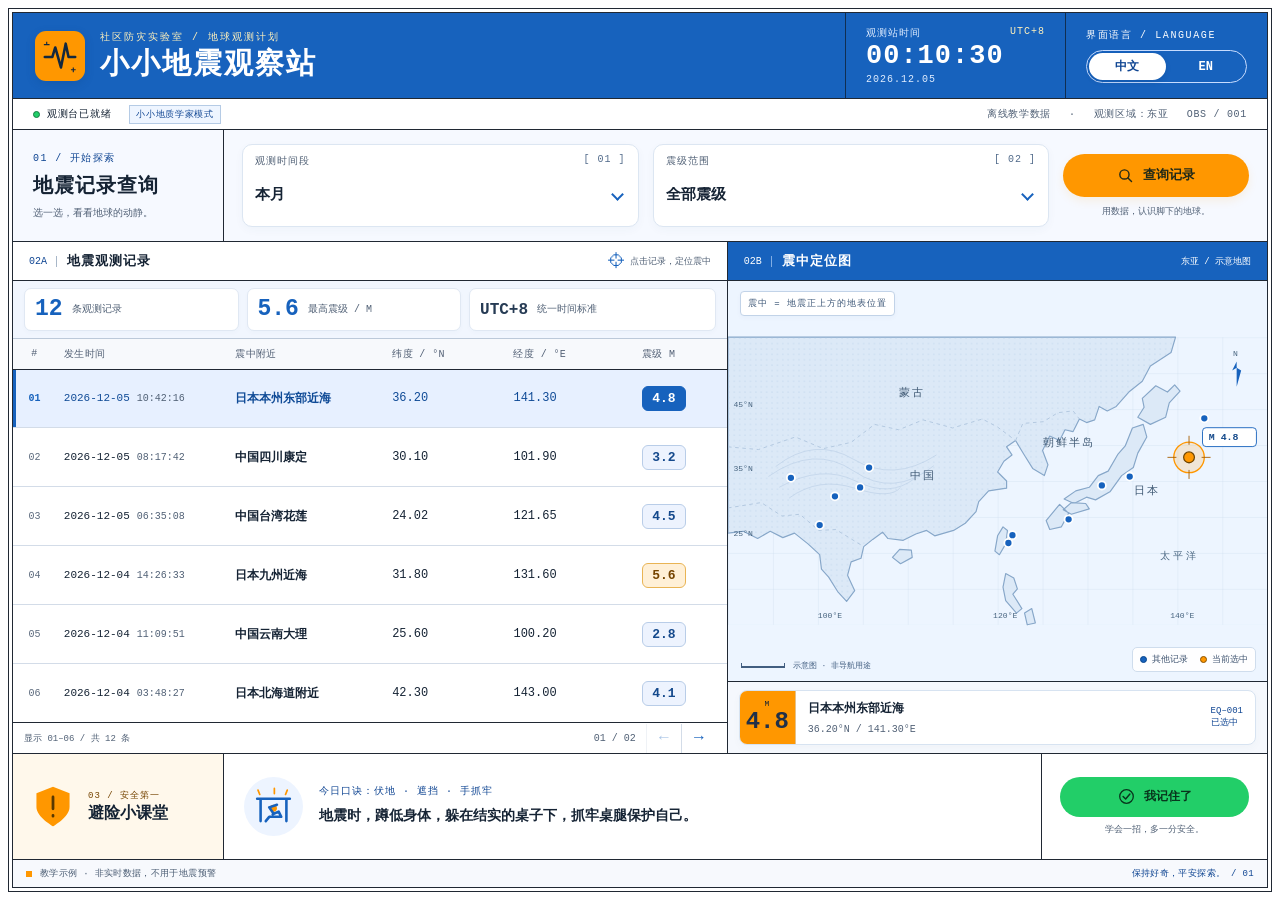
<file: demos/task-035.html>
<!DOCTYPE html>
<html lang="zh-CN">
<head>
<meta charset="UTF-8">
<meta name="viewport" content="width=device-width, initial-scale=1.0">
<meta name="theme-color" content="#1762bd">
<title>小小地震观察站 | Junior Seismic Observatory</title>
<style>
:root{--blue:#1762bd;--deep:#104693;--ink:#152334;--line:#202833;--muted:#516176;--pale:#eef5ff;--orange:#ff9700;--green:#22ce68;--mono:"SFMono-Regular",Consolas,"Liberation Mono","Noto Sans Mono CJK SC",monospace}
*{box-sizing:border-box}html,body{width:100%;height:100%;margin:0;overflow:hidden}body{padding:12px;background:#fff;color:var(--ink);font-family:var(--mono);font-size:13px;-webkit-font-smoothing:antialiased}button,select{font:inherit}button{cursor:pointer}button,a,select{-webkit-tap-highlight-color:transparent}button:focus-visible,select:focus-visible,[tabindex]:focus-visible{outline:3px solid var(--orange);outline-offset:3px}button{color:inherit}svg{display:block}h1,h2,h3,p{margin:0}button:disabled{cursor:default;opacity:.35}.station{height:100%;width:100%;border:1px solid var(--line);outline:1px solid var(--line);outline-offset:3px;display:grid;grid-template-rows:86px 31px 112px minmax(0,1fr)106px 28px;overflow:hidden}
.console{display:grid;grid-template-columns:minmax(0,1fr)220px 202px;background:var(--blue);color:#fff;border-bottom:1px solid var(--line)}.brand{padding:15px 22px;display:flex;align-items:center;gap:15px;min-width:0}.brand-icon{width:50px;height:50px;border-radius:11px;background:var(--orange);color:#13283e;display:grid;place-items:center;flex-shrink:0;box-shadow:0 3px 10px #083b7430}.brand-icon svg{width:38px;height:38px}.eyebrow{font-size:10px;letter-spacing:2px;line-height:1.5}.brand .eyebrow{color:#fff1bc;margin-bottom:5px}.brand h1{font-size:29px;line-height:1.1;letter-spacing:2px;font-weight:700;white-space:nowrap}.console-cell{border-left:1px solid #102e52;padding:13px 20px;display:flex;flex-direction:column;justify-content:center}.clock-head{display:flex;justify-content:space-between;font-size:10px;color:#e0edff;letter-spacing:1px}.clock-head span:last-child{color:#fff1bc}.clock{font-size:27px;line-height:1.25;letter-spacing:1px;font-weight:700}.clock-date{font-size:10px;letter-spacing:1px;color:#e0edff}.language-label{font-size:10px;letter-spacing:1.6px;margin-bottom:8px}.language-switch{height:33px;border:1px solid #c7dcff;border-radius:18px;display:flex;padding:2px;gap:2px}.language-switch button{width:50%;border:0;border-radius:16px;background:transparent;color:#fff;font-weight:bold;font-size:12px}.language-switch button[aria-pressed="true"]{background:#fff;color:var(--deep);box-shadow:0 2px 5px #00366b30}.status-strip{display:flex;align-items:center;justify-content:space-between;padding:0 20px;border-bottom:1px solid var(--line);font-size:10px;letter-spacing:.7px;background:#fff}.status-left,.status-right{display:flex;align-items:center;gap:18px}.status-item{display:flex;align-items:center;gap:7px}.status-dot{width:7px;height:7px;background:var(--green);border:1px solid #147a42;border-radius:50%}.status-right{color:var(--muted)}.status-tag{background:var(--pale);border:1px solid #b5cbe5;padding:2px 6px;font-size:9px;color:var(--deep)}
.filter-section{display:grid;grid-template-columns:211px minmax(0,1fr);border-bottom:1px solid var(--line);background:#f6f9ff}.filter-intro{border-right:1px solid var(--line);padding:16px 20px;display:flex;flex-direction:column;justify-content:center;gap:7px}.section-kicker{font-size:10px;color:var(--deep);letter-spacing:1.4px}.filter-intro h2{font-size:20px;letter-spacing:1px}.filter-intro p{font-size:10px;color:var(--muted)}.filter-form{display:grid;grid-template-columns:minmax(150px,1fr) minmax(150px,1fr) 186px;gap:14px;align-items:center;padding:13px 18px}.field{background:#fff;border-radius:10px;padding:9px 12px;box-shadow:0 3px 10px #23486b09;border:1px solid #dce6f2;min-width:0}.field label{display:flex;justify-content:space-between;font-size:10px;letter-spacing:1px;color:var(--muted);margin-bottom:5px}.field-index{color:#7086a2}.select-wrap{position:relative}.select-wrap:after{content:"";position:absolute;right:4px;top:12px;width:7px;height:7px;border-right:2px solid var(--blue);border-bottom:2px solid var(--blue);transform:rotate(45deg);pointer-events:none}select{appearance:none;width:100%;height:34px;cursor:pointer;padding:0 25px 0 0;border:0;border-radius:3px;background:#fff;font-size:15px;font-weight:700;color:var(--ink);outline-offset:0!important}.query-group{text-align:center}.pill{height:43px;border:0;border-radius:99px;display:inline-flex;align-items:center;justify-content:center;gap:9px;font-weight:700;padding:0 22px;transition:background .18s,transform .18s,box-shadow .18s}.pill:hover{transform:translateY(-1px);box-shadow:0 4px 12px #133d7525}.pill:active{transform:translateY(0)}.query-button{background:var(--orange);color:#202918;width:100%;box-shadow:0 4px 10px #ff97001c}.query-button svg{height:17px;width:17px}.query-group p{font-size:9px;color:var(--muted);margin-top:8px;white-space:nowrap}
.workspace{min-height:0;display:grid;grid-template-columns:57% 43%;overflow:hidden}.records{border-right:1px solid var(--line);min-width:0;min-height:0;display:grid;grid-template-rows:39px 58px minmax(0,1fr)31px}.panel-heading{display:flex;align-items:center;justify-content:space-between;border-bottom:1px solid var(--line);padding:0 16px;min-width:0;gap:8px;background:#fff}.panel-title{display:flex;align-items:center;gap:10px;white-space:nowrap}.panel-title h2{font-size:13px;font-weight:700;letter-spacing:1px}.panel-no{font-size:10px;color:var(--deep);border-right:1px solid #a8b7c8;padding-right:9px}.panel-side{font-size:9px;color:var(--muted);white-space:nowrap;display:flex;align-items:center;gap:6px}.small-cross{color:var(--blue);font-size:17px}.stats{display:grid;grid-template-columns:1fr 1fr 1.15fr;gap:8px;padding:7px 11px;background:#f1f6fe;border-bottom:1px solid #bcc9d9}.stat{border:1px solid #e0e8f3;border-radius:7px;box-shadow:0 2px 5px #29446b06;background:#fff;padding:5px 10px;display:flex;align-items:center;gap:9px;min-width:0}.stat-value{font-size:23px;line-height:1;font-weight:700;color:var(--blue);white-space:nowrap}.stat-label{font-size:10px;color:var(--muted);line-height:1.4}.stat:last-child .stat-value{font-size:16px;color:#263b54}.table-wrap{min-height:0;overflow:hidden;position:relative}.quake-table{width:100%;height:100%;border-collapse:collapse;table-layout:fixed;font-size:12px}.quake-table col:nth-child(1){width:6%}.quake-table col:nth-child(2){width:24%}.quake-table col:nth-child(3){width:22%}.quake-table col:nth-child(4){width:17%}.quake-table col:nth-child(5){width:18%}.quake-table col:nth-child(6){width:13%}.quake-table thead{height:30px;background:#f7f9fc}.quake-table th{text-align:left;font-size:10px;color:#526075;font-weight:400;white-space:nowrap;letter-spacing:.4px;border-bottom:1px solid var(--line);padding:0 8px}.quake-table th:first-child{text-align:center}.quake-table td{border-bottom:1px solid #d3dce8;padding:3px 8px;white-space:nowrap;overflow:hidden;text-overflow:ellipsis}.quake-table td:first-child{text-align:center;color:#78879b;font-size:10px}.quake-table tbody tr{cursor:pointer;transition:background .15s}.quake-table tbody tr:last-child td{border-bottom:0}.quake-table tbody tr:hover{background:#edf4ff}.quake-table tbody tr.selected{background:#e7f0ff;color:#104b97}.quake-table tbody tr.selected td:first-child{box-shadow:inset 3px 0 var(--blue);color:var(--blue);font-weight:700}.quake-table tbody tr:focus-visible{outline:2px solid var(--blue);outline-offset:-2px}.date-part{font-size:11px;line-height:1.4}.time-part{font-size:10px;color:var(--muted);margin-left:7px}.place-name{font-size:12px;font-weight:700}.mag{display:inline-flex;justify-content:center;align-items:center;min-width:44px;height:25px;border-radius:6px;background:#edf3fe;border:1px solid #b9cde8;color:#14498c;font-size:13px;font-weight:700}.mag.strong{background:#fff0d7;color:#754400;border-color:#e9b454}.selected .mag{background:var(--blue);color:#fff;border-color:var(--blue)}.empty-message{height:100%;display:none;place-content:center;text-align:center;gap:8px;background:#fff;color:var(--muted);font-size:12px;padding:20px}.empty-message strong{font-size:17px;color:var(--blue)}.records-footer{border-top:1px solid var(--line);display:flex;align-items:center;justify-content:space-between;padding:0 11px;font-size:9px;color:var(--muted);gap:8px}.pagination{display:flex;align-items:center;gap:10px}.page-button{border:0;border-left:1px solid #d3dce8;background:#fff;font-size:16px;width:35px;height:29px;color:var(--blue);padding:0}.page-button:hover:not(:disabled){background:#eef5ff}.page-index{font-size:10px;white-space:nowrap}.pagination-controls{display:flex;gap:0}.map-panel{display:grid;grid-template-rows:39px minmax(0,1fr)72px;min-height:0;min-width:0;background:var(--pale)}.map-panel .panel-heading{background:var(--blue);color:#fff}.map-panel .panel-no,.map-panel .panel-side{color:#fff}.map-panel .panel-no{border-color:#81ade4}.map-area{position:relative;min-height:0;overflow:hidden;background:#edf5ff}.map-svg{height:100%;width:100%;position:absolute;inset:0}.map-top-tag{position:absolute;top:10px;left:12px;font-size:9px;letter-spacing:1px;background:#fff;border:1px solid #c2d3e8;padding:5px 7px;box-shadow:0 2px 5px #24477208;border-radius:4px;color:#3e5878}.map-scale{position:absolute;bottom:10px;left:13px;font-size:8px;color:#425e80;display:flex;align-items:center;gap:8px}.scale-bar{width:44px;height:5px;border-bottom:2px solid #425e80;border-left:1px solid #425e80;border-right:1px solid #425e80}.map-legend{position:absolute;bottom:9px;right:11px;background:#ffffffeb;border:1px solid #cfdded;border-radius:5px;padding:5px 7px;display:flex;align-items:center;gap:12px;font-size:9px;color:#405571}.map-legend span{display:flex;align-items:center;gap:5px}.legend-dot{width:7px;height:7px;border-radius:50%;background:var(--blue);border:1px solid #07448c}.legend-dot.orange{background:var(--orange);border-color:#875100}.map-label{font-size:12px;fill:#56718b;letter-spacing:2px;font-family:var(--mono)}.map-ocean{fill:#6c8cae;font-size:11px;letter-spacing:3px;font-family:var(--mono)}.map-coordinate{font-size:9px;fill:#657e99;font-family:var(--mono)}.quake-point{cursor:pointer;outline:none}.quake-point .point-target{fill:transparent}.quake-point .point-core{fill:var(--blue);stroke:#fff;stroke-width:2}.quake-point .point-ring{fill:#ff970029;stroke:var(--orange);stroke-width:1.5;opacity:0}.quake-point:hover .point-ring,.quake-point:focus-visible .point-ring{opacity:1}.quake-point.active .point-core{fill:var(--orange);stroke:#704500;stroke-width:1.4}.quake-point.active .point-ring{opacity:1}.point-crosshair{stroke:#a75e00;stroke-width:1;opacity:0}.quake-point.active .point-crosshair{opacity:1}.selected-map-tag{fill:#fff;stroke:#1762bd;stroke-width:1}.selected-map-text{font-size:11px;font-weight:700;fill:#154a8b;font-family:var(--mono)}.map-detail{border-top:1px solid var(--line);padding:8px 11px;background:#f5f8fd}.detail-card{height:100%;border-radius:8px;background:#fff;border:1px solid #d7e3f1;box-shadow:0 3px 8px #35526b08;display:grid;grid-template-columns:56px minmax(0,1fr)auto;align-items:center;overflow:hidden}.detail-magnitude{height:100%;background:var(--orange);display:flex;flex-direction:column;justify-content:center;align-items:center;border-right:1px solid #e5c189}.detail-magnitude small{font-size:8px;letter-spacing:.5px}.detail-magnitude strong{font-size:24px;line-height:1.15;color:#203049}.detail-location{padding-left:12px;min-width:0}.detail-location strong{display:block;font-size:12px;margin-bottom:4px;overflow:hidden;text-overflow:ellipsis;white-space:nowrap}.detail-location span{font-size:10px;color:var(--muted);white-space:nowrap}.detail-id{font-size:9px;color:var(--deep);padding:0 12px}.safety{border-top:1px solid var(--line);display:grid;grid-template-columns:211px minmax(0,1fr)226px;min-height:0;background:#fff}.safety-title{border-right:1px solid var(--line);display:flex;align-items:center;padding:12px 17px;gap:12px;background:#fff8eb}.safety-icon{height:46px;width:46px;flex-shrink:0}.safety-title h2{font-size:16px;line-height:1.5}.safety-title .section-kicker{color:#754400;font-size:9px;letter-spacing:1px}.safety-tip{display:flex;align-items:center;gap:16px;padding:10px 20px;min-width:0}.shelter-icon{flex-shrink:0;width:59px;height:59px;border-radius:50%;background:#edf4ff;display:grid;place-items:center}.shelter-icon svg{width:43px;height:43px}.tip-label{font-size:10px;color:var(--deep);letter-spacing:1px;margin-bottom:7px}.tip-text{font-size:14px;font-weight:700;line-height:1.7}.safety-confirm{border-left:1px solid var(--line);padding:13px 18px;display:flex;flex-direction:column;justify-content:center;align-items:center;gap:7px}.confirm-button{height:40px;width:100%;background:var(--green);color:#08341c;font-size:12px;padding:0 12px}.confirm-button svg{width:17px;height:17px}.confirm-button.confirmed{background:#def8e8;border:1px solid #158348;color:#125b34}.confirmation-note{font-size:9px;line-height:1.4;color:var(--muted);text-align:center}.station-footer{border-top:1px solid var(--line);display:flex;align-items:center;justify-content:space-between;padding:0 13px;gap:10px;font-size:9px;color:#4a5c73;background:#f7f9fd;letter-spacing:.35px}.footer-left{display:flex;align-items:center;gap:8px}.footer-square{height:6px;width:6px;background:var(--orange);display:inline-block}.footer-right{color:var(--deep);white-space:nowrap}.switching [data-i18n],.switching .quake-table tbody,.switching .detail-card{opacity:.25}[data-i18n],.quake-table tbody,.detail-card{transition:opacity .14s ease}.sr-only{position:absolute;width:1px;height:1px;padding:0;margin:-1px;overflow:hidden;clip:rect(0,0,0,0);white-space:nowrap;border:0}html[lang="en"] .brand h1{font-size:25px;letter-spacing:.2px}html[lang="en"] .filter-intro h2{font-size:17px;letter-spacing:0}html[lang="en"] .safety-title h2{font-size:14px}html[lang="en"] .tip-text{font-size:13px}html[lang="en"] .panel-title h2{font-size:12px;letter-spacing:.3px}
@media(min-width:1600px){.station{grid-template-rows:100px 35px 126px minmax(0,1fr)120px 32px}.brand h1{font-size:34px}.brand .eyebrow{font-size:11px}.console{grid-template-columns:minmax(0,1fr)250px 225px}.filter-section{grid-template-columns:245px minmax(0,1fr)}.filter-form{gap:22px;grid-template-columns:1fr 1fr 230px;padding:16px 24px}.filter-intro{padding-left:24px}.field{padding:12px 15px}.field label{font-size:11px}select{height:37px;font-size:17px}.pill{height:46px}.records{grid-template-rows:45px 72px minmax(0,1fr)38px}.map-panel{grid-template-rows:45px minmax(0,1fr)86px}.panel-heading{padding:0 20px}.panel-title h2{font-size:15px}.panel-side{font-size:11px}.stats{padding:10px 14px;gap:12px}.stat{padding:8px 14px;gap:16px}.stat-value{font-size:28px}.stat-label{font-size:12px}.quake-table{font-size:14px}.quake-table thead{height:38px}.quake-table th{font-size:12px}.date-part,.place-name{font-size:14px}.time-part{font-size:12px}.mag{min-width:53px;height:30px;font-size:16px}.safety{grid-template-columns:245px minmax(0,1fr)260px}.safety-title h2{font-size:19px}.tip-text{font-size:17px}.tip-label{font-size:11px}.confirm-button{font-size:14px}.confirmation-note{font-size:10px}.detail-location strong{font-size:15px}.detail-location span{font-size:12px}.detail-card{grid-template-columns:68px minmax(0,1fr)auto}.detail-magnitude strong{font-size:29px}.detail-id,.records-footer{font-size:11px}.page-button{height:36px;width:44px}.station-footer{font-size:10px}html[lang="en"] .brand h1{font-size:32px}html[lang="en"] .tip-text{font-size:16px}}
@media(max-width:1100px){body{padding:8px}.station{grid-template-rows:82px 29px 105px minmax(0,1fr)110px 28px}.console{grid-template-columns:minmax(0,1fr)155px 145px}.brand{padding:12px;gap:10px}.brand h1{font-size:23px;letter-spacing:1px}.brand-icon{width:42px;height:42px}.brand .eyebrow{font-size:8px;letter-spacing:1px}.console-cell{padding:12px}.clock{font-size:22px}.language-label{font-size:9px;letter-spacing:.5px}.filter-section{grid-template-columns:150px minmax(0,1fr)}.filter-intro{padding:12px}.filter-intro h2{font-size:17px}.filter-intro p{font-size:9px}.filter-form{grid-template-columns:1fr 1fr 145px;gap:9px;padding:10px}.field{padding:8px}.query-button{padding:0 10px;font-size:12px}.query-group p{font-size:8px}.workspace{grid-template-columns:55% 45%}.quake-table .region-col,.quake-table col:nth-child(3){display:none}.quake-table col:nth-child(1){width:7%}.quake-table col:nth-child(2){width:29%}.quake-table col:nth-child(4){width:22%}.quake-table col:nth-child(5){width:25%}.quake-table col:nth-child(6){width:17%}.time-part{display:block;margin-left:0}.quake-table td,.quake-table th{padding:3px 6px}.records{grid-template-rows:36px 55px minmax(0,1fr)31px}.map-panel{grid-template-rows:36px minmax(0,1fr)72px}.panel-heading{padding:0 10px}.panel-side{font-size:8px}.panel-title{gap:6px}.panel-title h2{font-size:12px;letter-spacing:0}.stats{gap:5px;padding:7px}.stat{padding:5px;gap:6px}.stat-value{font-size:19px}.stat-label{font-size:9px}.stat:last-child .stat-value{font-size:13px}.safety{grid-template-columns:150px minmax(0,1fr)175px}.safety-title{padding:12px;gap:8px}.safety-icon{height:34px;width:34px}.safety-title h2{font-size:14px}.safety-tip{padding:10px 12px;gap:10px}.shelter-icon{width:42px;height:42px}.shelter-icon svg{width:34px;height:34px}.tip-text{font-size:12px}.safety-confirm{padding:12px}.confirmation-note{font-size:8px}.detail-id{display:none}.detail-card{grid-template-columns:49px 1fr}.detail-location{padding-left:8px}.detail-location span{font-size:9px}.map-legend{font-size:8px;gap:7px}.map-scale{display:none}.footer-right{font-size:8px}.status-strip{padding:0 12px}.status-right{gap:8px}html[lang="en"] .brand h1{font-size:19px;max-width:250px;white-space:normal;line-height:1.1}html[lang="en"] .filter-intro h2{font-size:14px}html[lang="en"] .tip-text{font-size:11px}html[lang="en"] .panel-title h2{font-size:11px}html[lang="en"] .safety-title h2{font-size:12px}}
@media(max-width:700px){body{padding:6px}.station{grid-template-rows:86px 25px 94px minmax(0,1fr)85px 25px}.console{grid-template-columns:minmax(0,1fr)122px;grid-template-rows:1fr}.brand{padding:10px;gap:9px}.brand h1{font-size:20px;letter-spacing:0}.brand-icon{width:34px;height:39px;border-radius:8px}.brand-icon svg{width:28px;height:28px}.brand .eyebrow{font-size:7px;letter-spacing:.4px;margin-bottom:7px}.time-cell{position:absolute;top:62px;left:62px;padding:0;border:0;display:block}.clock-head,.clock-date{display:none}.clock{font-size:10px;font-weight:400;letter-spacing:1px;color:#daeaff}.language-cell{padding:10px}.language-label{font-size:8px;letter-spacing:0;margin-bottom:7px}.language-switch{height:32px}.language-switch button{font-size:10px}.status-strip{padding:0 9px;font-size:8px;letter-spacing:0}.status-left{gap:10px}.status-right .status-extra,.status-tag{display:none}.status-right{font-size:8px}.filter-section{display:block}.filter-intro{display:none}.filter-form{height:100%;grid-template-columns:1fr 1fr 69px;gap:6px;padding:9px}.field{padding:7px 8px;border-radius:7px}.field label{font-size:8px;letter-spacing:0;margin-bottom:4px}.field-index{display:none}select{font-size:12px;height:34px;padding-right:17px}.select-wrap:after{right:1px;top:12px;width:6px;height:6px}.query-button{height:43px;padding:0 9px;font-size:11px;gap:4px}.query-button svg{width:14px;height:14px}.query-group p{display:none}.workspace{grid-template-columns:1fr;grid-template-rows:54% 46%}.records{border-right:0;border-bottom:1px solid var(--line);grid-template-rows:30px minmax(0,1fr)29px}.stats{display:none}.quake-table{font-size:11px}.quake-table col:nth-child(1),.quake-table .index-col{display:none}.quake-table col:nth-child(2){width:31%}.quake-table col:nth-child(4){width:24%}.quake-table col:nth-child(5){width:26%}.quake-table col:nth-child(6){width:19%}.quake-table thead{height:25px}.quake-table th{font-size:9px}.quake-table td,.quake-table th{padding:2px 9px}.date-part{font-size:10px}.time-part{font-size:9px}.mag{height:24px;min-width:37px;font-size:12px;border-radius:5px}.panel-heading{padding:0 10px}.panel-title h2{font-size:11px}.panel-no{font-size:9px}.panel-side{font-size:8px}.records-footer{font-size:8px;padding:0 9px}.pagination{gap:6px}.page-button{height:27px;width:35px}.page-index{font-size:9px}.map-panel{grid-template-rows:29px minmax(0,1fr)48px}.map-top-tag{font-size:7px;top:6px;left:9px;padding:3px 5px}.map-legend{font-size:7px;bottom:5px;right:7px;padding:3px 5px}.map-detail{padding:4px 7px}.detail-card{grid-template-columns:47px 1fr auto;border-radius:6px}.detail-magnitude{flex-direction:row;gap:3px}.detail-magnitude strong{font-size:19px}.detail-magnitude small{font-size:7px}.detail-location strong{font-size:10px;display:inline;margin-right:8px}.detail-location span{font-size:8px;display:block;margin-top:2px}.detail-id{display:block;padding:0 7px;font-size:8px}.safety{grid-template-columns:minmax(0,1fr)110px}.safety-title{display:none}.safety-tip{padding:8px 10px;gap:8px}.shelter-icon{width:32px;height:32px}.shelter-icon svg{width:27px;height:27px}.tip-label{font-size:8px;letter-spacing:0;margin-bottom:4px}.tip-text{font-size:10px;line-height:1.6}.safety-confirm{padding:7px;gap:5px}.confirm-button{height:32px;font-size:10px;padding:0 6px;gap:4px}.confirm-button svg{height:13px;width:13px}.confirmation-note{font-size:7px}.station-footer{font-size:7px;padding:0 8px;letter-spacing:0}.footer-right{font-size:7px}.footer-square{width:4px;height:4px}.footer-left{gap:5px}html[lang="en"] .brand h1{font-size:16px;max-width:185px}html[lang="en"] .brand .eyebrow{font-size:6px}html[lang="en"] .tip-text{font-size:9px;line-height:1.4}html[lang="en"] .panel-title h2{font-size:10px}html[lang="en"] .language-label{font-size:7px}html[lang="en"] .confirmation-note{font-size:7px}}
@media(max-height:690px) and (min-width:701px){.station{grid-template-rows:73px 26px 90px minmax(0,1fr)84px 25px}.records{grid-template-rows:32px 46px minmax(0,1fr)29px}.map-panel{grid-template-rows:32px minmax(0,1fr)59px}.field{padding:5px 10px}.filter-form{padding:7px 12px}.time-part{font-size:9px}.quake-table td{padding:1px 6px}.safety-tip{padding:8px 12px}.safety-confirm{padding:8px 12px}.shelter-icon{height:40px;width:40px}.brand h1{font-size:24px}}
select{min-height:44px}.select-wrap:after{top:17px}.query-button span{white-space:nowrap}.field-index{color:#526b8b}.quake-table td:first-child{color:#5c6a7d}.map-label{fill:#3e5873}.map-ocean,.map-coordinate{fill:#486580}
@media(max-width:700px){.query-button svg{display:none}.time-cell{top:78px}.select-wrap:after{top:16px}}
@media(prefers-reduced-motion:reduce){*,*:before,*:after{transition:none!important;scroll-behavior:auto!important}}
</style>
</head>
<body>
<main class="station">
  <header class="console">
    <div class="brand">
      <div class="brand-icon" aria-hidden="true"><svg viewBox="0 0 40 40" fill="none"><path d="M4 21h8l3-10 6 21 5-25 3 14h7" stroke="currentColor" stroke-width="2.7" stroke-linecap="round" stroke-linejoin="round"/><path d="M6 5v3M3 8h6M34 32v5M31.5 34.5h5" stroke="currentColor" stroke-width="1.2"/></svg></div>
      <div><p class="eyebrow" data-i18n="brandTag">社区防灾实验室 / 地球观测计划</p><h1 data-i18n="title">小小地震观察站</h1></div>
    </div>
    <div class="console-cell time-cell"><div class="clock-head"><span data-i18n="stationTime">观测站时间</span><span>UTC+8</span></div><time class="clock" id="clock">00:00:00</time><div class="clock-date" id="clockDate">2026.09.11</div></div>
    <div class="console-cell language-cell"><p class="language-label" data-i18n="language">界面语言 / LANGUAGE</p><div class="language-switch" role="group" aria-label="Language / 语言"><button type="button" id="zhButton" lang="zh-CN" aria-pressed="true">中文</button><button type="button" id="enButton" lang="en" aria-pressed="false">EN</button></div></div>
  </header>
  <div class="status-strip"><div class="status-left"><span class="status-item"><i class="status-dot"></i><span data-i18n="systemReady">观测台已就绪</span></span><span class="status-tag" data-i18n="learnerMode">小小地质学家模式</span></div><div class="status-right"><span data-i18n="demoMode">离线教学数据</span><span class="status-extra">·</span><span class="status-extra" data-i18n="regionStatus">观测区域：东亚</span><span class="status-extra">OBS / 001</span></div></div>
  <section class="filter-section" aria-labelledby="filterTitle">
    <div class="filter-intro"><span class="section-kicker" data-i18n="queryKicker">01 / 开始探索</span><h2 id="filterTitle" data-i18n="filterTitle">地震记录查询</h2><p data-i18n="filterHint">选一选，看看地球的动静。</p></div>
    <form class="filter-form" id="filterForm">
      <div class="field"><label for="period"><span data-i18n="periodLabel">观测时间段</span><span class="field-index">[ 01 ]</span></label><div class="select-wrap"><select id="period" name="period"><option value="month" data-i18n="month">本月</option><option value="week" data-i18n="week">上周</option></select></div></div>
      <div class="field"><label for="magnitude"><span data-i18n="magLabel">震级范围</span><span class="field-index">[ 02 ]</span></label><div class="select-wrap"><select id="magnitude" name="magnitude"><option value="all" data-i18n="allMag">全部震级</option><option value="small" data-i18n="smallMag">M 2.0–3.9</option><option value="medium" data-i18n="mediumMag">M 4.0–4.9</option><option value="large" data-i18n="largeMag">M 5.0 及以上</option></select></div></div>
      <div class="query-group"><button type="submit" class="pill query-button"><svg viewBox="0 0 24 24" fill="none" aria-hidden="true"><circle cx="10.5" cy="10.5" r="6.5" stroke="currentColor" stroke-width="2"/><path d="m15.5 15.5 5 5" stroke="currentColor" stroke-width="2" stroke-linecap="round"/></svg><span data-i18n="search">查询记录</span></button><p data-i18n="queryNote">用数据，认识脚下的地球。</p></div>
    </form>
  </section>
  <div class="workspace">
    <section class="records" aria-labelledby="recordsTitle">
      <div class="panel-heading"><div class="panel-title"><span class="panel-no">02A</span><h2 id="recordsTitle" data-i18n="recordsTitle">地震观测记录</h2></div><span class="panel-side"><span class="small-cross" aria-hidden="true">⌖</span><span data-i18n="rowHint">点击记录，定位震中</span></span></div>
      <div class="stats"><div class="stat"><strong class="stat-value" id="resultCount">12</strong><span class="stat-label" data-i18n="recordsCount">条观测记录</span></div><div class="stat"><strong class="stat-value" id="maxMagnitude">5.6</strong><span class="stat-label" data-i18n="maxMag">最高震级 / M</span></div><div class="stat"><strong class="stat-value">UTC+8</strong><span class="stat-label" data-i18n="timeZone">统一时间标准</span></div></div>
      <div class="table-wrap"><table class="quake-table" aria-label="地震观测记录" id="quakeTable"><colgroup><col><col><col><col><col><col></colgroup><thead><tr><th class="index-col" scope="col">#</th><th scope="col" data-i18n="timeColumn">发生时间</th><th scope="col" class="region-col" data-i18n="placeColumn">震中附近</th><th scope="col" data-i18n="latColumn">纬度 / °N</th><th scope="col" data-i18n="lonColumn">经度 / °E</th><th scope="col" data-i18n="magColumn">震级 M</th></tr></thead><tbody id="quakeRows"></tbody></table><div class="empty-message" id="emptyMessage"><strong data-i18n="emptyTitle">这个范围内没有记录</strong><span data-i18n="emptyHint">试试选择其他时间或震级。</span></div></div>
      <div class="records-footer"><span id="recordRange">显示 01–06 / 共 12 条</span><div class="pagination"><span class="page-index" id="pageIndex">01 / 02</span><div class="pagination-controls"><button class="page-button" id="prevPage" type="button" aria-label="上一页" disabled>←</button><button class="page-button" id="nextPage" type="button" aria-label="下一页">→</button></div></div></div>
    </section>
    <section class="map-panel" aria-labelledby="mapTitle">
      <div class="panel-heading"><div class="panel-title"><span class="panel-no">02B</span><h2 id="mapTitle" data-i18n="mapTitle">震中定位图</h2></div><span class="panel-side" data-i18n="mapSubtitle">东亚 / 示意地图</span></div>
      <div class="map-area">
        <svg class="map-svg" id="mapSvg" viewBox="0 0 600 320" role="group" aria-label="可交互的东亚震中示意地图">
          <defs><pattern id="mapGrid" width="50" height="40" patternUnits="userSpaceOnUse"><path d="M50 0H0V40" fill="none" stroke="#c5d7eb" stroke-width=".6"/></pattern><pattern id="landTexture" width="6" height="6" patternUnits="userSpaceOnUse"><circle cx="1" cy="1" r=".6" fill="#b0c9e5"/></pattern></defs>
          <rect width="600" height="320" fill="#edf5ff"/><rect width="600" height="320" fill="url(#mapGrid)"/>
          <g stroke="#87a7c9" stroke-width="1.3" stroke-linejoin="round">
            <path d="M0 0H498L493 17 470 32 461 49 446 61 432 77 422 82 413 77 408 92 399 95 391 91 384 105 375 103 369 115 358 110 350 126 356 142 352 154 339 146 329 130 320 115 310 122 316 131 307 138 300 150 310 160 310 168 290 171 279 183 276 194 264 207 251 215 230 221 221 215 209 219 195 226 178 224 172 217 161 225 151 233 148 246 137 250 133 265 141 282 132 294 122 283 112 267 104 258 102 242 89 230 74 218 61 223 47 216 33 224 17 216 0 218Z" fill="#dce9f7"/>
            <path d="M0 0H498L493 17 470 32 461 49 446 61 432 77 422 82 413 77 408 92 399 95 391 91 384 105 375 103 369 115 358 110 350 126 356 142 352 154 339 146 329 130 320 115 310 122 316 131 307 138 300 150 310 160 310 168 290 171 279 183 276 194 264 207 251 215 230 221 221 215 209 219 195 226 178 224 172 217 161 225 151 233 148 246 137 250 133 265 141 282 132 294 122 283 112 267 104 258 102 242 89 230 74 218 61 223 47 216 33 224 17 216 0 218Z" fill="url(#landTexture)" stroke="none"/>
            <path d="m476 54 13 7 8-8 6 7-12 13-4 16-17 8-14-8 7-11-2-10Z" fill="#dce9f7"/>
            <path d="m462 97 4 14-10 18-5 16-13 9-13 18-16 9-10-3-14 7-11-5 13-9 15-4 10-13 11-5 11-19 8-9 8-20Z" fill="#dce9f7"/>
            <path d="m382 184 16 1 4 6-20 6-9-5Z M369 186l10 10-8 15-13 3-4-10Z" fill="#dce9f7"/>
            <path d="m306 211 5 4-2 15-7 12-5-4 3-17Z M191 236l13 1 1 8-13 7-9-7Z" fill="#dce9f7"/>
            <path d="m309 263 9 5 4 12-5 6 10 16-6 5-12-14-3-15Z M330 307l8-5 4 16-9 2Z" fill="#dce9f7"/>
          </g>
          <g fill="none" stroke="#afc6de" stroke-width="1" stroke-dasharray="4 4"><path d="M0 122 34 125 75 111 106 124 137 117 163 97 190 103 217 92 250 101 283 91 300 100 320 115"/><path d="M320 115 328 96 351 94 367 84 384 82 391 91"/><path d="M0 190 37 184 60 199 80 197 101 215 120 214 151 233"/></g>
          <g fill="none" stroke="#b1c8e1" stroke-width=".7" opacity=".8"><path d="M53 144q43-34 87-8t92-5M45 155q51-36 95-6t89-6M57 167q47-26 85-7t66-3M68 179q33-24 73-11t51-1"/></g>
          <text x="203" y="158" class="map-label" data-i18n="mapChina">中国</text><text x="351" y="121" class="map-label" font-size="10" data-i18n="mapKorea">朝鲜半岛</text><text x="452" y="175" class="map-label" data-i18n="mapJapan">日本</text><text x="190" y="65" class="map-label" data-i18n="mapMongolia">蒙古</text><text x="481" y="247" class="map-ocean" data-i18n="mapOcean">太平洋</text>
          <g class="map-coordinate"><text x="6" y="78">45°N</text><text x="6" y="149">35°N</text><text x="6" y="221">25°N</text><text x="100" y="313">100°E</text><text x="295" y="313">120°E</text><text x="492" y="313">140°E</text></g>
          <g transform="translate(566 27)" aria-hidden="true"><path d="M0 28V0l-5 10 5-3 5 3Z" fill="#1762bd"/><text x="-4" y="-6" class="map-coordinate">N</text></g>
          <g id="mapPoints"></g>
        </svg>
        <span class="map-top-tag" data-i18n="mapTag">震中 = 地震正上方的地表位置</span>
        <div class="map-scale"><span class="scale-bar"></span><span data-i18n="notToScale">示意图 · 非导航用途</span></div>
        <div class="map-legend"><span><i class="legend-dot"></i><span data-i18n="otherPoints">其他记录</span></span><span><i class="legend-dot orange"></i><span data-i18n="selectedPoint">当前选中</span></span></div>
      </div>
      <div class="map-detail"><div class="detail-card" id="detailCard"><div class="detail-magnitude"><small>M</small><strong id="detailMagnitude">4.8</strong></div><div class="detail-location"><strong id="detailPlace">日本本州东部近海</strong><span id="detailCoords">36.20°N / 141.30°E</span></div><span class="detail-id" id="detailId">EQ–001<br>SELECTED</span></div></div>
    </section>
  </div>
  <aside class="safety" aria-labelledby="safetyTitle"><div class="safety-title"><svg class="safety-icon" viewBox="0 0 50 50" fill="none" aria-hidden="true"><path d="M25 3 43 10v15c0 11-18 21-18 21S7 36 7 25V10Z" fill="#ff9700"/><path d="M25 14v13m0 7v1" stroke="#583800" stroke-width="3" stroke-linecap="round"/></svg><div><span class="section-kicker" data-i18n="safetyKicker">03 / 安全第一</span><h2 id="safetyTitle" data-i18n="safetyTitle">避险小课堂</h2></div></div><div class="safety-tip"><div class="shelter-icon" aria-hidden="true"><svg viewBox="0 0 50 50" fill="none"><path d="M6 16h38M10 17v25m30-25v25" stroke="#1762bd" stroke-width="3" stroke-linecap="round"/><circle cx="25" cy="27" r="4" fill="#ff9700"/><path d="m24 34 7-3 3 6H20l-4 5m9-9-5-7 9-3" stroke="#1762bd" stroke-width="3" stroke-linecap="round" stroke-linejoin="round"/><path d="m7 6 2 5m17-7v6m15-4-2 5" stroke="#ff9700" stroke-width="2" stroke-linecap="round"/></svg></div><div><p class="tip-label" data-i18n="tipLabel">今日口诀：伏地 · 遮挡 · 手抓牢</p><p class="tip-text" data-i18n="tipText">地震时，蹲低身体，躲在结实的桌子下，抓牢桌腿保护自己。</p></div></div><div class="safety-confirm"><button type="button" class="pill confirm-button" id="confirmButton" aria-pressed="false"><svg viewBox="0 0 20 20" fill="none" aria-hidden="true"><circle cx="10" cy="10" r="8" stroke="currentColor" stroke-width="1.5"/><path d="m6 10 3 3 5-6" stroke="currentColor" stroke-width="1.7" stroke-linecap="round" stroke-linejoin="round"/></svg><span id="confirmLabel" data-i18n="remember">我记住了</span></button><span class="confirmation-note" id="confirmationNote" data-i18n="rememberHint">学会一招，多一分安全。</span></div></aside>
  <footer class="station-footer"><span class="footer-left"><i class="footer-square"></i><span data-i18n="disclaimer">教学示例 · 非实时数据，不用于地震预警</span></span><span class="footer-right" data-i18n="footerRight">保持好奇，平安探索。 / 01</span></footer>
</main>
<div class="sr-only" role="status" aria-live="polite" id="liveStatus"></div>
<script>
(() => {
  'use strict';
  const copy = {
    zh: {brandTag:'社区防灾实验室 / 地球观测计划',title:'小小地震观察站',stationTime:'观测站时间',language:'界面语言 / LANGUAGE',systemReady:'观测台已就绪',learnerMode:'小小地质学家模式',demoMode:'离线教学数据',regionStatus:'观测区域：东亚',queryKicker:'01 / 开始探索',filterTitle:'地震记录查询',filterHint:'选一选，看看地球的动静。',periodLabel:'观测时间段',magLabel:'震级范围',month:'本月',week:'上周',allMag:'全部震级',smallMag:'M 2.0–3.9',mediumMag:'M 4.0–4.9',largeMag:'M 5.0 及以上',search:'查询记录',queryNote:'用数据，认识脚下的地球。',recordsTitle:'地震观测记录',rowHint:'点击记录，定位震中',recordsCount:'条观测记录',maxMag:'最高震级 / M',timeZone:'统一时间标准',timeColumn:'发生时间',placeColumn:'震中附近',latColumn:'纬度 / °N',lonColumn:'经度 / °E',magColumn:'震级 M',emptyTitle:'这个范围内没有记录',emptyHint:'试试选择其他时间或震级。',mapTitle:'震中定位图',mapSubtitle:'东亚 / 示意地图',mapTag:'震中 = 地震正上方的地表位置',mapChina:'中国',mapKorea:'朝鲜半岛',mapJapan:'日本',mapMongolia:'蒙古',mapOcean:'太平洋',notToScale:'示意图 · 非导航用途',otherPoints:'其他记录',selectedPoint:'当前选中',safetyKicker:'03 / 安全第一',safetyTitle:'避险小课堂',tipLabel:'今日口诀：伏地 · 遮挡 · 手抓牢',tipText:'地震时，蹲低身体，躲在结实的桌子下，抓牢桌腿保护自己。',remember:'我记住了',rememberHint:'学会一招，多一分安全。',remembered:'已记住！',rememberedHint:'真棒！和家人一起练习吧。',disclaimer:'教学示例 · 非实时数据，不用于地震预警',footerRight:'保持好奇，平安探索。 / 01',previous:'上一页',next:'下一页',noSelection:'暂无选中的记录',mapAccessible:'可交互的东亚震中示意地图',selected:'已选中',found:'查询完成，共找到',recordUnit:'条记录'},
    en: {brandTag:'COMMUNITY SAFETY LAB / EARTH WATCH',title:'Junior Seismic Observatory',stationTime:'STATION TIME',language:'LANGUAGE / 界面语言',systemReady:'STATION READY',learnerMode:'JUNIOR GEOLOGIST',demoMode:'OFFLINE LEARNING DATA',regionStatus:'REGION: EAST ASIA',queryKicker:'01 / EXPLORE',filterTitle:'Earthquake Search',filterHint:'See what Earth is up to.',periodLabel:'TIME PERIOD',magLabel:'MAGNITUDE RANGE',month:'This month',week:'Last week',allMag:'All magnitudes',smallMag:'M 2.0–3.9',mediumMag:'M 4.0–4.9',largeMag:'M 5.0 and above',search:'Search',queryNote:'A closer look at our planet.',recordsTitle:'EARTHQUAKE RECORDS',rowHint:'Select a row to locate',recordsCount:'records found',maxMag:'highest / M',timeZone:'time standard',timeColumn:'DATE / TIME',placeColumn:'NEAR EPICENTER',latColumn:'LAT / °N',lonColumn:'LON / °E',magColumn:'MAG / M',emptyTitle:'No records in this range',emptyHint:'Try a different period or magnitude.',mapTitle:'EPICENTER MAP',mapSubtitle:'EAST ASIA / DIAGRAM',mapTag:'EPICENTER = surface above an earthquake',mapChina:'CHINA',mapKorea:'KOREA',mapJapan:'JAPAN',mapMongolia:'MONGOLIA',mapOcean:'PACIFIC',notToScale:'DIAGRAM · NOT FOR NAVIGATION',otherPoints:'Other records',selectedPoint:'Selected',safetyKicker:'03 / STAY SAFE',safetyTitle:'Safety Corner',tipLabel:'TODAY’S RULE: DROP · COVER · HOLD ON',tipText:'During shaking, get low, take cover under a sturdy table, and hold on to a table leg.',remember:'Got it!',rememberHint:'One small lesson. A safer you.',remembered:'Remembered!',rememberedHint:'Well done! Practice with family.',disclaimer:'LEARNING DEMO · Not live data or an earthquake warning',footerRight:'STAY CURIOUS. STAY SAFE. / 01',previous:'Previous page',next:'Next page',noSelection:'No record selected',mapAccessible:'Interactive East Asia epicenter diagram',selected:'Selected',found:'Search complete:',recordUnit:'records found'}
  };
  const $ = id => document.getElementById(id);
  let language = 'zh', page = 0, remembered = false, selectedId = 1, languageTimer;
  const narrow = window.matchMedia('(max-width:700px)');
  let pageSize = narrow.matches ? 4 : 6;
  const now = new Date();
  const chinaNow = new Date(now.getTime() + 8 * 3600000);
  const today = new Date(Date.UTC(chinaNow.getUTCFullYear(), chinaNow.getUTCMonth(), chinaNow.getUTCDate()));
  const dayMs = 86400000;
  const thisMonday = new Date(today.getTime() - ((today.getUTCDay() + 6) % 7) * dayMs);
  const lastMonday = new Date(thisMonday.getTime() - 7 * dayMs);
  const places = [
    ['日本本州东部近海','Off eastern Honshu',36.20,141.30,4.8,'10:42:16'],
    ['中国四川康定','Kangding, Sichuan',30.10,101.90,3.2,'08:17:42'],
    ['中国台湾花莲','Hualien, Taiwan',24.02,121.65,4.5,'06:35:08'],
    ['日本九州近海','Off Kyushu, Japan',31.80,131.60,5.6,'14:26:33'],
    ['中国云南大理','Dali, Yunnan',25.60,100.20,2.8,'11:09:51'],
    ['日本北海道附近','Near Hokkaido',42.30,143.00,4.1,'03:48:27'],
    ['中国甘肃天水','Tianshui, Gansu',34.60,105.70,3.5,'17:12:09'],
    ['中国台湾台东','Taitung, Taiwan',22.80,121.20,4.7,'09:32:15'],
    ['中国青海玉树','Yushu, Qinghai',33.00,97.00,3.7,'07:08:46'],
    ['日本四国近海','Off Shikoku, Japan',33.20,134.70,5.1,'19:24:12'],
    ['中国四川绵阳','Mianyang, Sichuan',31.50,104.70,2.6,'12:46:30'],
    ['日本冲绳附近','Near Okinawa',26.50,127.90,4.3,'05:53:19']
  ];
  // Relative dates keep this offline, clearly labeled teaching dataset usable in any month.
  const records = places.map((p, i) => ({id:i+1,zh:p[0],en:p[1],lat:p[2],lon:p[3],mag:p[4],time:p[5],date:new Date(today.getTime() - Math.floor(i * Math.min(today.getUTCDate() - 1, 10) / 11) * dayMs)}));
  places.slice(0,6).forEach((p,i) => records.push({id:13+i,zh:p[0],en:p[1],lat:p[2]+.12,lon:p[3]-.16,mag:p[4],time:p[5],date:new Date(lastMonday.getTime()+i*dayMs)}));
  let filtered = [], appliedPeriod = 'month', appliedMag = 'all';
  const pad = n => String(n).padStart(2,'0');
  const dateText = d => d.toISOString().slice(0,10);
  const position = r => ({x:(r.lon-90)*10,y:(55-r.lat)*320/45});
  function tick() {
    const d = new Date(Date.now()+8*3600000);
    $('clock').textContent = `${pad(d.getUTCHours())}:${pad(d.getUTCMinutes())}:${pad(d.getUTCSeconds())}`;
    $('clock').dateTime = new Date().toISOString();
    $('clockDate').textContent = `${d.getUTCFullYear()}.${pad(d.getUTCMonth()+1)}.${pad(d.getUTCDate())}`;
  }
  function announce(text) { $('liveStatus').textContent = text; }
  function filterRecords() {
    filtered = records.filter(r => {
      const periodMatch = appliedPeriod === 'week' ? r.date >= lastMonday && r.date < thisMonday : r.date.getUTCMonth() === today.getUTCMonth() && r.date.getUTCFullYear() === today.getUTCFullYear();
      const magMatch = appliedMag === 'all' || (appliedMag === 'small' && r.mag < 4) || (appliedMag === 'medium' && r.mag >= 4 && r.mag < 5) || (appliedMag === 'large' && r.mag >= 5);
      return periodMatch && magMatch;
    }).sort((a,b) => b.date-a.date || b.time.localeCompare(a.time));
    page = 0;
    selectedId = filtered[0]?.id ?? null;
    render();
  }
  function selectRecord(id, movePage = false) {
    selectedId = id;
    if (movePage) { const index = filtered.findIndex(r => r.id === id); page = Math.floor(index/pageSize); renderTable(); }
    document.querySelectorAll('#quakeRows tr').forEach(row => { const active = Number(row.dataset.id) === id; row.classList.toggle('selected',active); row.setAttribute('aria-selected',String(active)); });
    renderMap();
    const record = filtered.find(r => r.id === id);
    if(record) announce(`${copy[language].selected}: ${record[language]}, M ${record.mag.toFixed(1)}, ${record.lat.toFixed(2)}°N, ${record.lon.toFixed(2)}°E`);
  }
  function renderTable() {
    const visible = filtered.slice(page*pageSize,(page+1)*pageSize);
    $('quakeRows').innerHTML = visible.map((r,i) => `<tr tabindex="0" data-id="${r.id}" aria-selected="${r.id === selectedId}" class="${r.id === selectedId ? 'selected' : ''}" aria-label="${r[language]}, M ${r.mag.toFixed(1)}, ${dateText(r.date)} ${r.time}"><td class="index-col">${pad(page*pageSize+i+1)}</td><td><span class="date-part">${dateText(r.date)}</span><span class="time-part">${r.time}</span></td><td class="region-col"><span class="place-name">${r[language]}</span></td><td>${r.lat.toFixed(2)}</td><td>${r.lon.toFixed(2)}</td><td><span class="mag ${r.mag>=5?'strong':''}">${r.mag.toFixed(1)}</span></td></tr>`).join('');
    $('quakeTable').style.display = filtered.length ? 'table' : 'none';
    $('emptyMessage').style.display = filtered.length ? 'none' : 'grid';
    $('resultCount').textContent = pad(filtered.length);
    $('maxMagnitude').textContent = filtered.length ? Math.max(...filtered.map(r=>r.mag)).toFixed(1) : '—';
    const start = filtered.length ? page*pageSize+1 : 0, end = Math.min((page+1)*pageSize,filtered.length);
    $('recordRange').textContent = language === 'zh' ? `显示 ${pad(start)}–${pad(end)} / 共 ${pad(filtered.length)} 条` : `SHOWING ${pad(start)}–${pad(end)} OF ${pad(filtered.length)}`;
    $('pageIndex').textContent = `${pad(filtered.length ? page+1 : 0)} / ${pad(Math.ceil(filtered.length/pageSize))}`;
    $('prevPage').disabled = page === 0;
    $('nextPage').disabled = (page+1)*pageSize >= filtered.length;
    $('prevPage').setAttribute('aria-label',copy[language].previous);
    $('nextPage').setAttribute('aria-label',copy[language].next);
    $('quakeTable').setAttribute('aria-label',copy[language].recordsTitle);
  }
  function renderMap() {
    const sorted = [...filtered].sort((a,b) => Number(a.id===selectedId)-Number(b.id===selectedId));
    $('mapPoints').innerHTML = sorted.map(r => {
      const p = position(r), active = r.id===selectedId;
      return `<g class="quake-point ${active?'active':''}" transform="translate(${p.x},${p.y})" tabindex="0" role="button" aria-pressed="${active}" data-id="${r.id}" aria-label="${r[language]}, M ${r.mag.toFixed(1)}"><title>${r[language]} · M ${r.mag.toFixed(1)}</title><circle class="point-target" r="15"/><circle class="point-ring" r="17"/><path class="point-crosshair" d="M-24 0h10M14 0h10M0-24v10M0 14v10"/><circle class="point-core" r="${active?6:4.5}"/>${active?`<rect class="selected-map-tag" x="15" y="-33" width="60" height="21" rx="4"/><text class="selected-map-text" x="22" y="-19">M ${r.mag.toFixed(1)}</text>`:''}</g>`;
    }).join('');
    $('mapSvg').setAttribute('aria-label',copy[language].mapAccessible);
    const selected = filtered.find(r=>r.id===selectedId);
    $('detailMagnitude').textContent = selected ? selected.mag.toFixed(1) : '—';
    $('detailPlace').textContent = selected ? selected[language] : copy[language].noSelection;
    $('detailCoords').textContent = selected ? `${selected.lat.toFixed(2)}°N / ${selected.lon.toFixed(2)}°E` : '—';
    $('detailId').innerHTML = selected ? `EQ–${String(selected.id).padStart(3,'0')}<br>${language==='zh'?'已选中':'SELECTED'}` : '';
  }
  function renderConfirmation() {
    $('confirmLabel').textContent = copy[language][remembered?'remembered':'remember'];
    $('confirmationNote').textContent = copy[language][remembered?'rememberedHint':'rememberHint'];
    $('confirmButton').classList.toggle('confirmed',remembered);
    $('confirmButton').setAttribute('aria-pressed',String(remembered));
  }
  function render() {renderTable(); renderMap(); renderConfirmation();}
  function setLanguage(next) {
    if(next === language) return;
    clearTimeout(languageTimer);
    document.body.classList.add('switching');
    languageTimer = setTimeout(() => {
      language = next;
      document.documentElement.lang = next==='zh'?'zh-CN':'en';
      document.title = copy[next].title;
      document.querySelectorAll('[data-i18n]').forEach(el => { const text=copy[next][el.dataset.i18n]; if(text!==undefined) el.textContent=text; });
      $('zhButton').setAttribute('aria-pressed',String(next==='zh'));
      $('enButton').setAttribute('aria-pressed',String(next==='en'));
      render();
      document.body.classList.remove('switching');
      announce(next==='zh'?'已切换为中文':'Language switched to English');
    },120);
  }
  $('filterForm').addEventListener('submit',e => { e.preventDefault(); appliedPeriod=$('period').value; appliedMag=$('magnitude').value; filterRecords(); announce(`${copy[language].found} ${filtered.length} ${copy[language].recordUnit}`); });
  $('quakeRows').addEventListener('click',e => { const row=e.target.closest('tr[data-id]'); if(row) selectRecord(Number(row.dataset.id)); });
  $('quakeRows').addEventListener('keydown',e => { if(e.key==='Enter'||e.key===' '){const row=e.target.closest('tr[data-id]');if(row){e.preventDefault();selectRecord(Number(row.dataset.id));}} });
  $('mapPoints').addEventListener('click',e => {const point=e.target.closest('[data-id]');if(point) selectRecord(Number(point.dataset.id),true);});
  $('mapPoints').addEventListener('keydown',e => {if(e.key==='Enter'||e.key===' '){const point=e.target.closest('[data-id]');if(point){e.preventDefault();const id=Number(point.dataset.id);selectRecord(id,true);document.querySelector(`#mapPoints [data-id="${id}"]`)?.focus();}}});
  $('prevPage').addEventListener('click',()=>{if(page>0){page--;selectedId=filtered[page*pageSize]?.id;render();}});
  $('nextPage').addEventListener('click',()=>{if((page+1)*pageSize<filtered.length){page++;selectedId=filtered[page*pageSize]?.id;render();}});
  $('zhButton').addEventListener('click',()=>setLanguage('zh'));
  $('enButton').addEventListener('click',()=>setLanguage('en'));
  $('confirmButton').addEventListener('click',()=>{remembered=!remembered;renderConfirmation();announce(copy[language][remembered?'rememberedHint':'rememberHint']);});
  narrow.addEventListener('change',()=>{pageSize=narrow.matches?4:6;page=Math.max(0,Math.floor(filtered.findIndex(r=>r.id===selectedId)/pageSize));render();});
  tick();setInterval(tick,1000);filterRecords();
})();
</script>
</body>
</html>
</file>
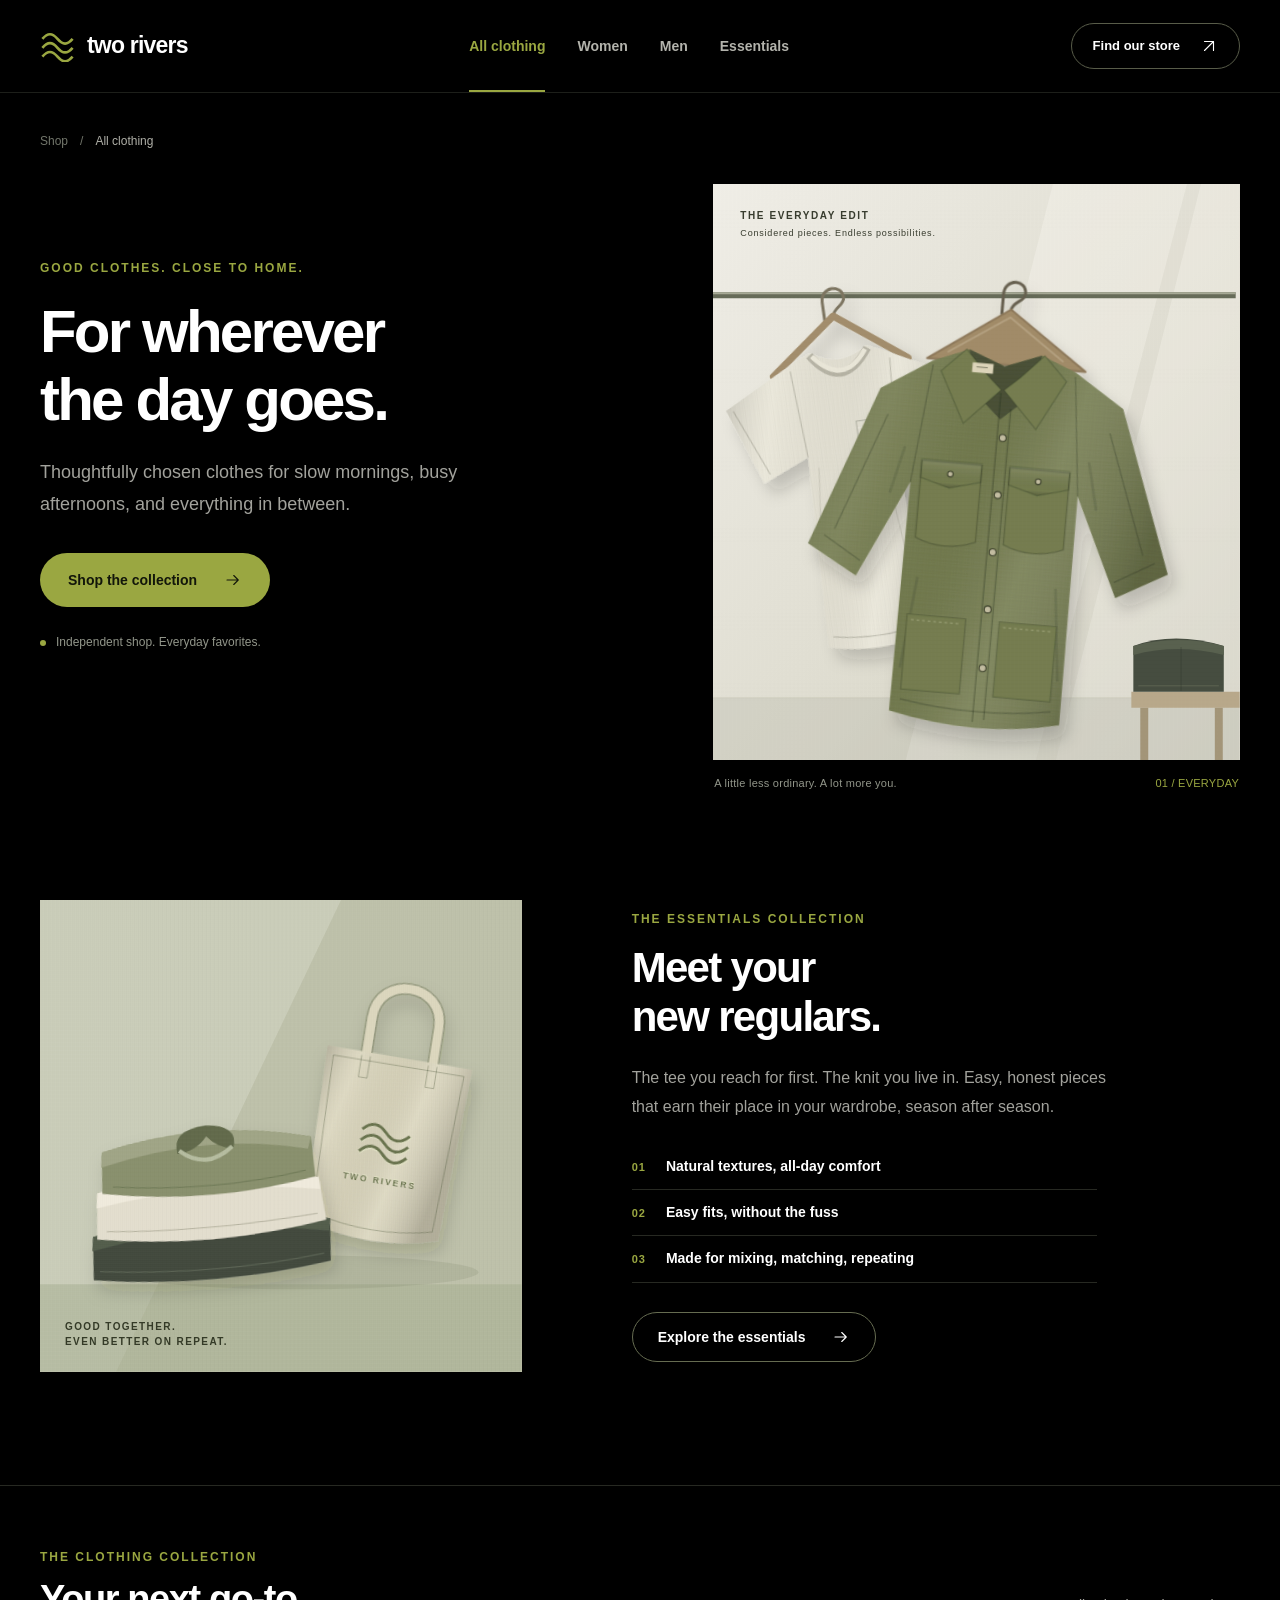
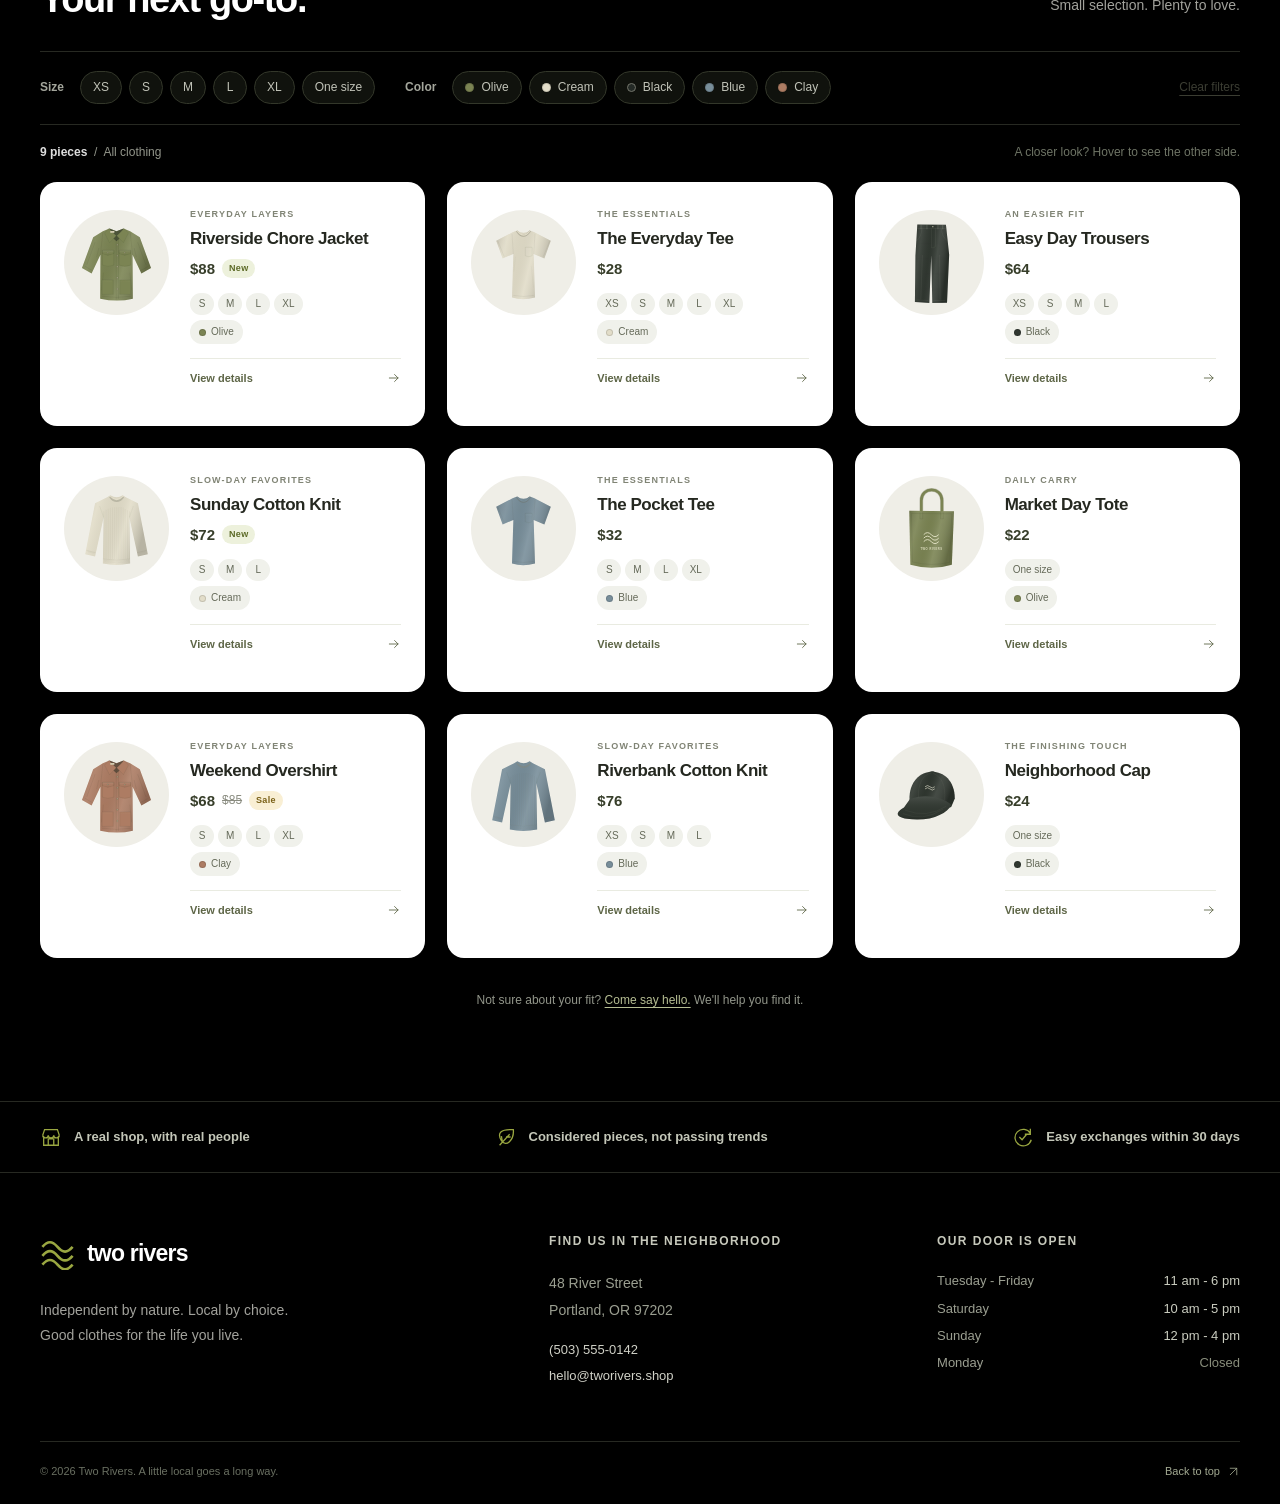
<file: demos/task-125.html>
<!DOCTYPE html>
<html lang="en">
<head>
  <meta charset="utf-8">
  <meta name="viewport" content="width=device-width, initial-scale=1">
  <meta name="theme-color" content="#000000">
  <meta name="description" content="Two Rivers, your neighborhood clothing shop. Thoughtfully chosen everyday clothes, easy fits, and a little local character.">
  <title>All Clothing | Two Rivers</title>
  <style>
    :root{--black:#000;--white:#fff;--muted:#a2a29c;--accent:#9aa741;--line:#272922;--ink:#252820;--paper:#eeeee7}
    *{box-sizing:border-box}html{scroll-behavior:smooth;scroll-padding-top:110px}body{margin:0;background:var(--black);color:var(--white);font-family:Arial,Helvetica,sans-serif;font-size:16px;line-height:1.65;-webkit-font-smoothing:antialiased}button,a,input,select{-webkit-tap-highlight-color:transparent}button,select{font:inherit}button,a{touch-action:manipulation}button{cursor:pointer}a{color:inherit;text-decoration:none}button{border:0}button:focus-visible,a:focus-visible,select:focus-visible{outline:3px solid var(--accent);outline-offset:5px}h1,h2,h3,p{margin:0}h1,h2,h3{line-height:1.16;letter-spacing:-1.5px}p{color:var(--muted)}svg{display:block}button svg,a svg{flex-shrink:0}::selection{background:var(--accent);color:#000}.wrap{max-width:1280px;width:calc(100% - 80px);margin-inline:auto}.svg-defs{position:absolute;width:0;height:0;overflow:hidden}.sr-only{position:absolute;width:1px;height:1px;padding:0;margin:-1px;overflow:hidden;clip:rect(0,0,0,0);white-space:nowrap;border:0}
    .site-header{position:sticky;top:0;z-index:20;background:rgba(0,0,0,.96);border-bottom:1px solid #1d1f1a}.nav-wrap{min-height:92px;display:flex;align-items:center;justify-content:space-between;gap:30px}.brand{display:inline-flex;align-items:center;gap:12px;font-size:23px;font-weight:800;letter-spacing:-.8px;white-space:nowrap}.brand-mark{width:35px;height:32px;color:var(--accent)}.main-nav{display:flex;align-items:center;gap:32px}.main-nav button{background:none;color:#b3b3ac;padding:33px 0 31px;font-size:14px;font-weight:600;border-bottom:2px solid transparent;line-height:26px}.main-nav button:hover,.main-nav button.active{color:var(--accent)}.main-nav button.active{border-color:var(--accent)}.store-link{display:flex;gap:20px;align-items:center;font-size:13px;font-weight:700;border:1px solid #585c49;border-radius:50px;padding:11px 21px}.store-link:hover{border-color:var(--accent);color:var(--accent)}.menu-toggle{display:none;background:none;color:#fff;padding:8px}.arrow{width:18px;height:18px}.eyebrow{font-size:12px;letter-spacing:2px;font-weight:700;color:var(--accent);text-transform:uppercase;line-height:1.5}.pill{display:inline-flex;align-items:center;justify-content:center;gap:27px;padding:15px 28px;border-radius:50px;background:var(--accent);color:#12160a;font-size:14px;font-weight:700;line-height:24px;transition:background .2s,transform .2s}.pill:hover{background:#adbb4b;transform:translateY(-2px)}.pill.outline{background:transparent;color:#fff;border:1px solid #666c51}.pill.outline:hover{background:#171b0d;border-color:var(--accent)}
    .hero{padding:39px 0 0}.breadcrumb{display:flex;gap:12px;color:#72766b;font-size:12px;margin-bottom:32px}.breadcrumb span:last-child{color:#b0b0a8}.hero-grid{display:grid;grid-template-columns:1.1fr 1fr;gap:94px;align-items:center}.hero-copy{padding-bottom:32px}.hero h1{font-size:60px;font-weight:750;line-height:1.12;letter-spacing:-2.8px;margin:21px 0 23px}.hero-copy>p{font-size:18px;max-width:435px;line-height:1.8}.hero-copy .pill{margin-top:32px}.hero-note{display:flex;align-items:center;gap:10px;font-size:12px;color:#92968a;margin-top:26px}.hero-note i{width:6px;height:6px;border-radius:50%;background:var(--accent)}.hero-art{position:relative;background:#e7e4da;min-width:0}.hero-art>svg{width:100%;height:auto;aspect-ratio:530 / 580}.art-label{position:absolute;left:27px;top:24px;color:#383c2e;font-size:10px;letter-spacing:1.6px;font-weight:700}.art-label span{display:block;margin-top:2px;font-size:9px;font-weight:400;letter-spacing:.8px}.art-footer{display:flex;justify-content:space-between;align-items:center;padding:14px 1px;color:#92968a;font-size:11px;letter-spacing:.25px;background:#000;position:absolute;top:100%;width:100%}.art-footer span:last-child{color:var(--accent)}
    .featured{display:grid;grid-template-columns:.95fr 1.2fr;align-items:center;gap:110px;padding-top:140px;padding-bottom:113px}.feature-art{background:#bec1aa;position:relative}.feature-art>svg{width:100%;height:auto;aspect-ratio:480 / 470}.feature-stamp{position:absolute;bottom:23px;left:25px;font-size:10px;letter-spacing:1.4px;font-weight:700;line-height:1.5;color:#343a27}.feature-copy h2{font-size:42px;margin:16px 0 22px;letter-spacing:-1.7px}.feature-copy>p{max-width:480px;font-size:16px;line-height:1.8}.feature-points{margin:23px 0 29px;display:flex;flex-direction:column;max-width:465px}.feature-points div{padding:11px 0;border-bottom:1px solid var(--line);font-size:14px;font-weight:600}.feature-points span{font-size:11px;letter-spacing:1px;color:var(--accent);margin-right:20px}.feature-copy .pill{padding:12px 25px}
    .catalogue{padding:62px 0 90px;border-top:1px solid var(--line);scroll-margin-top:0}.catalogue-heading{display:flex;align-items:flex-end;justify-content:space-between;gap:20px;margin-bottom:30px}.catalogue h2{font-size:38px;letter-spacing:-1.4px;margin-top:11px}.catalogue-heading>p{font-size:14px;margin-bottom:4px}.filters{border-top:1px solid var(--line);border-bottom:1px solid var(--line);padding:19px 0;display:flex;flex-wrap:wrap;align-items:center;gap:17px 30px}.filter-group{display:flex;align-items:center;flex-wrap:wrap;gap:7px}.filter-label{font-size:12px;font-weight:700;color:#a4a69c;margin-right:9px}.filter-button{background:#10120d;border:1px solid #33372a;border-radius:30px;color:#c1c3b8;padding:6px 12px;font-size:12px;line-height:19px;display:inline-flex;align-items:center;justify-content:center;gap:7px;min-width:34px;transition:background .18s,border-color .18s,color .18s}.filter-button:hover{border-color:var(--accent);color:#fff}.filter-button[aria-pressed="true"]{background:var(--accent);border-color:var(--accent);color:#10140a}.swatch{width:9px;height:9px;border:1px solid #0002;border-radius:50%;display:inline-block;flex-shrink:0}.filter-button .swatch[data-color="Black"]{border-color:#73756b}.clear-filters{margin-left:auto;background:none;color:#a9ae91;font-size:12px;text-decoration:underline;text-underline-offset:4px;white-space:nowrap;padding:7px 0}.clear-filters:disabled{opacity:.35;cursor:default}.grid-meta{padding:18px 0 20px;display:flex;gap:12px;justify-content:space-between;color:#93968b;font-size:12px}.grid-meta strong{color:#ddd;font-weight:600}.grid-meta .hover-hint{color:#6e7465}.product-grid{display:grid;grid-template-columns:repeat(3,minmax(0,1fr));gap:22px}.product-card{position:relative;display:grid;grid-template-columns:105px minmax(0,1fr);align-items:start;gap:21px;background:#fff;color:var(--ink);border-radius:17px;padding:26px 24px 20px;min-height:244px;transition:transform .28s ease,box-shadow .28s ease;isolation:isolate}.product-card:hover,.product-card:focus-within{transform:translateY(-5px);box-shadow:0 10px 30px #9aa74124}.product-art{position:relative;width:105px;height:105px;background:#efeee7;border-radius:50%;overflow:hidden;margin-top:2px}.product-art svg{position:absolute;inset:0;width:100%;height:100%;padding:7px;transition:opacity .35s ease,transform .45s ease}.product-art .alternate{opacity:0;transform:translateX(7px) rotate(5deg)}.product-card:hover .product-art .front,.product-card:focus-within .product-art .front{opacity:0;transform:translateX(-7px) rotate(-5deg)}.product-card:hover .product-art .alternate,.product-card:focus-within .product-art .alternate{opacity:1;transform:none}.product-type{font-size:9px;font-weight:700;letter-spacing:1.2px;color:#808475;text-transform:uppercase;margin:0 0 7px;line-height:1.4}.product-card h3{font-size:17px;letter-spacing:-.45px;line-height:1.3;margin-bottom:8px;font-weight:700}.product-price{font-size:15px;font-weight:700;line-height:1.4;margin-bottom:14px;color:#373e2a;display:flex;align-items:center;flex-wrap:wrap;gap:7px}.product-price del{font-size:12px;font-weight:400;color:#8a8c80}.badge{font-size:9px;font-weight:700;letter-spacing:.3px;border-radius:20px;padding:3px 7px;background:#edf1dc;color:#5b6925;line-height:1.4}.badge.sale{background:#f9efd4;color:#796017}.card-tags{display:flex;gap:4px;flex-wrap:wrap}.tag{font-size:10px;line-height:16px;padding:2px 7px;min-width:24px;border-radius:20px;background:#f0f1eb;color:#656a59;border:1px solid transparent;display:inline-flex;justify-content:center;align-items:center;gap:5px}.tag:hover{border-color:#a3af68;background:#e9edda;color:#303e11}.tag[aria-pressed="true"]{background:#e3e9ca;border-color:#9aa741;color:#3d4818}.color-tags{margin-top:5px}.color-tags .tag{padding:3px 8px}.color-tags .swatch{width:7px;height:7px}.details-button{font-size:11px;font-weight:700;border-top:1px solid #e9ebe1;margin-top:14px;padding:10px 0 0;width:100%;color:#5d6546;background:none;display:flex;align-items:center;justify-content:space-between;text-align:left;gap:10px}.details-button:hover{color:#1c2606}.details-button .arrow{width:14px;height:14px}.empty-state{border:1px dashed #3f4730;padding:55px 25px;text-align:center;grid-column:1/-1;border-radius:17px}.empty-state h3{font-size:23px;letter-spacing:-.6px;margin-bottom:10px}.empty-state p{font-size:15px;margin-bottom:22px}.collection-note{text-align:center;font-size:12px;color:#92968a;margin-top:33px}.collection-note a{color:#b6be93;text-decoration:underline;text-underline-offset:3px}
    .local-strip{border-top:1px solid var(--line);border-bottom:1px solid var(--line)}.local-strip .wrap{display:flex;justify-content:space-between;gap:25px;padding-block:24px}.local-promise{display:flex;align-items:center;gap:12px;font-size:13px;font-weight:600;color:#c3c6b8}.local-promise svg{width:22px;height:22px;color:var(--accent)}.site-footer{padding:62px 0 0;scroll-margin-top:105px}.footer-grid{display:grid;grid-template-columns:1.4fr 1fr 1fr;gap:85px;padding-bottom:55px}.footer-brand p{font-size:14px;margin-top:19px;max-width:270px;line-height:1.8}.footer-grid h3{font-size:12px;letter-spacing:1.4px;text-transform:uppercase;margin-bottom:21px;font-weight:700;color:#c7c9bc}.footer-grid address{font-style:normal;font-size:14px;color:#9b9f91;line-height:1.9}.contact-links{display:flex;flex-direction:column;align-items:flex-start;margin-top:16px;font-size:13px;gap:4px;color:#d0d1c7}.contact-links a:hover{color:var(--accent)}.hours{font-size:13px;color:#9b9f91;margin:0}.hours div{display:flex;justify-content:space-between;gap:20px;margin-bottom:6px}.hours dd{margin:0;color:#cacdc0}.hours div:last-child dd{color:#888d7b}.footer-bottom{padding:20px 0 24px;border-top:1px solid var(--line);display:flex;justify-content:space-between;gap:20px;font-size:11px;color:#696f61}.footer-bottom a{color:#a3aa92;display:flex;align-items:center;gap:7px}.footer-bottom .arrow{width:13px;height:13px}
    dialog{border:0;border-radius:22px;background:#fff;color:var(--ink);width:min(710px,calc(100% - 32px));padding:36px;max-height:90vh;overflow:auto;box-shadow:0 25px 80px #0007}dialog::backdrop{background:rgba(0,0,0,.78);backdrop-filter:blur(5px)}.dialog-close{position:absolute;top:14px;right:14px;background:#eff0e8;border-radius:50%;width:32px;height:32px;display:grid;place-items:center;color:#35392a}.dialog-grid{display:grid;grid-template-columns:.8fr 1fr;gap:28px;align-items:center}.dialog-art{background:#eeeee5;border-radius:14px;padding:14px}.dialog-art svg{width:100%;height:auto;aspect-ratio:280/340}.dialog-copy h2{font-size:28px;letter-spacing:-.9px;margin:8px 0 12px}.dialog-copy p{font-size:14px;line-height:1.7;color:#737769;margin:13px 0}.dialog-copy .product-price{font-size:20px}.dialog-copy label{display:block;font-size:12px;font-weight:700;margin:16px 0 5px}.dialog-copy select{width:100%;border:1px solid #d5d8c9;padding:10px 12px;border-radius:8px;background:white;color:var(--ink);font-size:14px}.dialog-copy .pill{margin-top:18px;width:100%;padding:12px 18px;gap:15px}.dialog-copy .dialog-note{font-size:11px;margin:9px 0 0}.view-angle{font-size:12px;background:none;color:#626c42;text-decoration:underline;text-underline-offset:4px;display:block;margin:10px auto 0}
    @media(min-width:1600px){.hero-grid{grid-template-columns:1.15fr 1fr;gap:140px}.hero-art>svg{aspect-ratio:530 / 580}.featured{grid-template-columns:480px 1fr;gap:120px}.product-card{grid-template-columns:105px minmax(0,1fr)}}
    @media(max-width:1100px){.wrap{width:calc(100% - 64px)}.main-nav{gap:22px}.hero-grid{gap:50px}.hero h1{font-size:49px}.hero-copy>p{font-size:16px}.featured{gap:60px;padding-top:110px;padding-bottom:90px}.feature-copy h2{font-size:36px}.product-grid{gap:16px}.product-card{grid-template-columns:80px minmax(0,1fr);gap:14px;padding:22px 18px}.product-art{width:80px;height:80px}.product-card h3{font-size:15px}.footer-grid{gap:45px}.filters{gap:15px 25px}.clear-filters{margin-left:0}}
    @media(max-width:850px){.brand{font-size:21px}.brand-mark{width:29px}.nav-wrap{gap:15px;min-height:80px}.main-nav{gap:20px}.main-nav button{font-size:12px;padding:26px 0}.store-link{font-size:0;padding:11px;gap:0}.hero{padding-top:25px}.hero-grid{gap:35px;grid-template-columns:1fr 1fr}.hero h1{font-size:42px;letter-spacing:-1.8px}.hero .eyebrow{font-size:10px;letter-spacing:1.2px}.hero-copy{padding-bottom:0}.hero-copy>p{font-size:15px;line-height:1.7}.hero-copy .pill{margin-top:22px;gap:15px;padding:12px 20px;font-size:12px}.hero-note{font-size:10px;margin-top:18px}.hero-art>svg{aspect-ratio:530 / 650;object-fit:cover}.art-label{top:18px;left:18px;font-size:9px}.art-footer{font-size:9px}.featured{gap:40px;padding-top:100px;padding-bottom:75px;grid-template-columns:.95fr 1fr}.feature-art>svg{aspect-ratio:480 / 560}.feature-copy h2{font-size:32px}.feature-copy>p{font-size:14px}.feature-points{margin:17px 0 23px}.feature-points div{font-size:12px;padding:9px 0}.feature-points span{margin-right:12px}.feature-copy .pill{font-size:12px;gap:15px;padding:10px 18px}.product-grid{grid-template-columns:repeat(2,minmax(0,1fr))}.product-card{grid-template-columns:90px minmax(0,1fr);min-height:242px;padding:24px 20px;gap:16px}.product-art{width:90px;height:90px}.catalogue h2{font-size:32px}.catalogue-heading>p{font-size:12px}.catalogue{padding:45px 0 65px}.local-promise{font-size:11px;gap:9px}.local-promise svg{width:18px}.footer-grid{grid-template-columns:1.1fr 1fr;gap:40px}.footer-brand{grid-column:1/-1;display:flex;align-items:center;justify-content:space-between;gap:20px}.footer-brand p{margin:0;max-width:285px;font-size:13px}.site-footer{padding-top:40px}}
    @media(max-width:600px){html{scroll-padding-top:88px}.wrap{width:calc(100% - 40px)}.nav-wrap{min-height:74px;gap:18px}.brand{font-size:22px;gap:9px}.brand-mark{width:30px}.store-link{margin-left:auto}.menu-toggle{display:block}.main-nav{display:none;position:absolute;top:74px;left:0;right:0;background:#080a06;border-bottom:1px solid #353a27;padding:12px 20px;gap:5px;flex-wrap:wrap;justify-content:space-between}.main-nav.open{display:flex}.main-nav button{padding:9px 4px;font-size:12px}.hero{padding-top:23px}.breadcrumb{margin-bottom:25px;font-size:11px}.hero-grid{grid-template-columns:1fr;gap:34px}.hero-copy{padding:0}.hero h1{font-size:46px;line-height:1.1;margin:17px 0 20px;letter-spacing:-2px}.hero .eyebrow{font-size:10px;letter-spacing:1.5px}.hero-copy>p{font-size:16px;line-height:1.75;max-width:340px}.hero-copy .pill{font-size:13px;padding:13px 24px;gap:25px;margin-top:24px}.hero-note{font-size:11px;margin-top:20px}.hero-art>svg{aspect-ratio:530/570}.art-label{top:20px;left:20px;font-size:9px}.art-footer{font-size:10px;padding-top:11px}.featured{grid-template-columns:1fr;padding-top:108px;padding-bottom:65px;gap:33px}.feature-art{order:0}.feature-art>svg{aspect-ratio:480/410}.feature-copy h2{font-size:36px;margin:15px 0 18px}.feature-copy>p{font-size:15px}.feature-points{margin:19px 0 25px}.feature-points div{padding:12px 0;font-size:13px}.feature-copy .pill{font-size:13px;padding:12px 24px}.feature-stamp{font-size:9px;bottom:18px;left:20px}.catalogue{padding-top:42px}.catalogue-heading{display:block;margin-bottom:23px}.catalogue h2{font-size:33px;margin-top:10px}.catalogue-heading>p{font-size:13px;margin-top:12px}.filters{gap:17px;padding:18px 0}.filter-group{gap:6px}.filter-label{width:35px;margin-right:4px}.filter-button{font-size:11px;padding:5px 10px;min-width:32px}.color-group{gap:6px}.color-group .filter-button{padding:5px 8px;font-size:10px;gap:5px}.clear-filters{padding:0;margin-left:45px;font-size:11px}.clear-filters:disabled{display:none}.grid-meta{font-size:11px;padding:17px 0}.grid-meta .hover-hint{display:none}.product-grid{grid-template-columns:1fr;gap:16px}.product-card{grid-template-columns:100px minmax(0,1fr);gap:22px;padding:26px 23px 22px;min-height:240px}.product-art{width:100px;height:100px}.product-card h3{font-size:18px}.product-type{font-size:9px}.tag{font-size:11px;padding:3px 7px}.product-price{font-size:15px}.details-button{font-size:12px}.collection-note{font-size:12px;max-width:290px;margin:25px auto 0}.local-strip .wrap{flex-direction:column;gap:17px;padding-block:25px}.local-promise{font-size:12px}.local-promise svg{width:21px}.footer-grid{grid-template-columns:1fr;gap:33px;padding-bottom:34px}.footer-brand{display:block;grid-column:auto}.footer-brand p{font-size:14px;margin-top:15px;max-width:280px}.footer-grid h3{margin-bottom:15px}.hours{max-width:300px}.footer-bottom{font-size:10px;gap:15px;padding-block:19px}.dialog-grid{grid-template-columns:1fr;gap:23px}dialog{padding:29px 25px}.dialog-art{max-width:190px;margin:auto}.dialog-art svg{max-height:190px}.dialog-copy h2{font-size:26px}.dialog-copy .dialog-note{line-height:1.7}}
    @media(prefers-reduced-motion:reduce){html{scroll-behavior:auto}*,*::before,*::after{transition:none!important}}
  </style>
</head>
<body id="top">
  <svg class="svg-defs" xmlns="http://www.w3.org/2000/svg" aria-hidden="true">
    <defs>
      <linearGradient id="fabric" x1="0" x2="1" y1="0" y2=".3"><stop stop-color="#000" stop-opacity=".17"/><stop offset=".22" stop-color="#fff" stop-opacity=".08"/><stop offset=".48" stop-color="#000" stop-opacity=".035"/><stop offset=".7" stop-color="#fff" stop-opacity=".1"/><stop offset="1" stop-color="#000" stop-opacity=".19"/></linearGradient>
      <linearGradient id="wall" x1="0" y1="0" x2="1" y2="1"><stop stop-color="#f0eee7"/><stop offset=".6" stop-color="#dedccf"/><stop offset="1" stop-color="#c8c7b8"/></linearGradient>
      <linearGradient id="fold" x1="0" y1="0" x2="0" y2="1"><stop stop-color="#fff" stop-opacity=".12"/><stop offset=".8" stop-color="#000" stop-opacity=".01"/><stop offset="1" stop-color="#000" stop-opacity=".2"/></linearGradient>
      <filter id="shadow" x="-40%" y="-30%" width="190%" height="180%"><feDropShadow dx="8" dy="12" stdDeviation="8" flood-color="#292d1a" flood-opacity=".2"/></filter>
      <filter id="soft-shadow" x="-40%" y="-40%" width="180%" height="190%"><feDropShadow dx="4" dy="10" stdDeviation="9" flood-color="#252919" flood-opacity=".17"/></filter>
      <pattern id="weave" width="4" height="4" patternUnits="userSpaceOnUse"><path d="M0 0H4M0 2H4" stroke="#fff" stroke-opacity=".045" stroke-width=".5"/><path d="M0 0V4M2 0V4" stroke="#000" stroke-opacity=".035" stroke-width=".5"/></pattern>
      <symbol id="arrow" viewBox="0 0 24 24"><path d="M4 12h15m-6-6 6 6-6 6" fill="none" stroke="currentColor" stroke-width="1.5" stroke-linecap="round" stroke-linejoin="round"/></symbol>
      <symbol id="arrow-up" viewBox="0 0 24 24"><path d="M6 18 18 6M6 6h12v12" fill="none" stroke="currentColor" stroke-width="1.5" stroke-linecap="round" stroke-linejoin="round"/></symbol>
      <symbol id="river-mark" viewBox="0 0 38 36"><path d="M2 10c6-7 11-7 17 0s11 7 17 0M2 20c6-7 11-7 17 0s11 7 17 0M2 30c6-7 11-7 17 0s11 7 17 0" fill="none" stroke="currentColor" stroke-width="3"/></symbol>
      <symbol id="jacket-shape" viewBox="0 0 280 340"><path d="m89 53 25-10 26 10 26-10 25 10 36 23 42 115-36 20-33-70 1 164q-58 14-122 0l1-164-33 70-36-20L53 76Z" fill="currentColor"/><path d="m89 53 25-10 26 10 26-10 25 10 36 23 42 115-36 20-33-70 1 164q-58 14-122 0l1-164-33 70-36-20L53 76Z" fill="url(#fabric)"/><path d="m89 53 25-10 26 10 26-10 25 10 36 23 42 115-36 20-33-70 1 164q-58 14-122 0l1-164-33 70-36-20L53 76Z" fill="url(#weave)"/><g fill="none" stroke="#1e2519" stroke-opacity=".25" stroke-width="1"><path d="m89 56-9 85M191 56l9 85M22 184l27 16M231 200l28-16M86 296q55 9 108 0M60 94l-31 85m190-85 31 85"/><path d="m74 116-8 34m140-34 8 34M91 208l-7 66m106-66 7 66" stroke-opacity=".13" stroke-width="2"/></g></symbol>
      <symbol id="jacket" viewBox="0 0 280 340"><use href="#jacket-shape"/><path d="m114 43 26 10 26-10-7 31-19 17-19-17Z" fill="#252b21" fill-opacity=".52"/><path d="m112 43-17 17 19 36 25-26-11-10Zm56 0 17 17-19 36-25-26 11-10Z" fill="currentColor" stroke="#27321e" stroke-opacity=".26"/><path d="M139 72v236m8-225v223" stroke="#202916" stroke-opacity=".32" fill="none"/><path d="M87 125h43v55q-22 9-43 0Zm63 0h43v55q-22 9-43 0Z" fill="currentColor" stroke="#28311d" stroke-opacity=".3"/><path d="M87 124h43v13l-22 6-21-6Zm63 0h43v13l-22 6-21-6Z" fill="url(#fold)" stroke="#26311a" stroke-opacity=".25"/><path d="M86 235h42v54H86Zm66 0h41v54h-41Z" fill="currentColor" stroke="#28311d" stroke-opacity=".25"/><path d="M89 239h36m30 0h35" stroke="#d6d4ae" stroke-opacity=".3" stroke-dasharray="2 2"/><g fill="#c3bda1" stroke="#3a3f29" stroke-width=".8"><circle cx="143" cy="104" r="2.5"/><circle cx="143" cy="145" r="2.5"/><circle cx="143" cy="186" r="2.5"/><circle cx="143" cy="227" r="2.5"/><circle cx="143" cy="269" r="2.5"/><circle cx="108" cy="133" r="2"/><circle cx="171" cy="133" r="2"/></g><path d="M117 52h15v7h-15" fill="#ddd5ba"/><path d="M120 55h8" stroke="#6a6b55" stroke-width=".6"/></symbol>
      <symbol id="jacket-back" viewBox="0 0 280 340"><use href="#jacket-shape"/><path d="m114 43 26 10 26-10 9 23h-70Z" fill="currentColor" stroke="#303723" stroke-opacity=".35"/><path d="M85 98q55 14 110 0M140 111v184" fill="none" stroke="#303723" stroke-opacity=".3"/><path d="m130 112 10 17 10-17" fill="none" stroke="#d2d6b5" stroke-opacity=".25"/></symbol>
      <symbol id="tee-shape" viewBox="0 0 280 340"><path d="m99 57 17-7q24 17 48 0l17 7 61 32-24 66-40-17 5 163q-45 12-86 0l5-163-40 17-24-66Z" fill="currentColor"/><path d="m99 57 17-7q24 17 48 0l17 7 61 32-24 66-40-17 5 163q-45 12-86 0l5-163-40 17-24-66Z" fill="url(#fabric)"/><path d="m99 57 17-7q24 17 48 0l17 7 61 32-24 66-40-17 5 163q-45 12-86 0l5-163-40 17-24-66Z" fill="url(#weave)"/><g fill="none" stroke="#525242" stroke-opacity=".25"><path d="m97 63 5 75m81-75-5 75M102 293q39 8 76 0M44 90l24 58m170-58-24 58"/><path d="m110 148-6 56m65-22 8 81" stroke-opacity=".14"/></g></symbol>
      <symbol id="tee" viewBox="0 0 280 340"><use href="#tee-shape"/><path d="M115 52q24 36 50 0" fill="none" stroke="#686655" stroke-opacity=".35" stroke-width="7"/><path d="M117 53q24 30 46 0" fill="none" stroke="currentColor" stroke-width="4"/><path d="M147 113h25v32q-12 7-25 0Z" fill="none" stroke="#555849" stroke-opacity=".3"/><path d="M147 119h25" stroke="#fff" stroke-opacity=".2"/></symbol>
      <symbol id="tee-back" viewBox="0 0 280 340"><use href="#tee-shape"/><path d="M115 53q24 13 50 0" fill="none" stroke="#686655" stroke-opacity=".35" stroke-width="5"/><path d="M119 54q21 10 42 0" fill="none" stroke="currentColor" stroke-width="3"/></symbol>
      <symbol id="trousers" viewBox="0 0 280 340"><path d="m87 28 107 1 12 112-8 179-55 1-4-178-7 178-54-3 2-174Z" fill="currentColor"/><path d="m87 28 107 1 12 112-8 179-55 1-4-178-7 178-54-3 2-174Z" fill="url(#fabric)"/><path d="m87 28 107 1 12 112-8 179-55 1-4-178-7 178-54-3 2-174Z" fill="url(#weave)"/><g fill="none" stroke="#d8dbc6" stroke-opacity=".22"><path d="M88 43h105M104 44q-2 31-21 46m94-46q3 31 20 43M140 43v72q15 2 15-11V43M84 310l44 2m20 0h44M106 142l-6 166m70-166 2 167"/><path d="M101 28v18m22-18v18m41-18v18m18-18v18" stroke-width="3"/></g><circle cx="145" cy="36" r="2.5" fill="#b9b8a2"/></symbol>
      <symbol id="trousers-back" viewBox="0 0 280 340"><use href="#trousers"/><path d="M93 65h34v39q-17 8-34 0Zm62 0h34v39q-17 8-34 0Z" fill="currentColor" stroke="#d8dbc6" stroke-opacity=".24"/><path d="M94 71h32m30 0h32" stroke="#d8dbc6" stroke-opacity=".22"/></symbol>
      <symbol id="sweater" viewBox="0 0 280 340"><path d="m105 53 12-7q24 14 46 0l12 7 45 23 37 190-37 9-32-147 3 173q-53 11-102 0l3-173-32 147-37-9L60 76Z" fill="currentColor"/><path d="m105 53 12-7q24 14 46 0l12 7 45 23 37 190-37 9-32-147 3 173q-53 11-102 0l3-173-32 147-37-9L60 76Z" fill="url(#fabric)"/><path d="M116 51q25 31 49 0" fill="none" stroke="#888775" stroke-opacity=".4" stroke-width="9"/><path d="M117 49q24 25 47 0" fill="none" stroke="currentColor" stroke-width="5"/><g fill="none" stroke="#686b56" stroke-opacity=".18"><path d="M93 106v178m8-184v184m8-188v188m8-192v192m8-193v193m8-194v194m8-194v194m8-194v194m8-194v194m8-192v192m8-187v187m8-182v182m8-178v178"/><path d="m28 252 33 8m157 0 33-8M91 284q49 8 98 0" stroke-width="2"/><path d="m33 257 25 6m164 0 25-6M94 289q47 8 92 0M94 294q47 8 92 0"/></g><path d="M77 86 92 128m111-42-15 42" stroke="#454a32" stroke-opacity=".2" fill="none"/></symbol>
      <symbol id="sweater-back" viewBox="0 0 280 340"><use href="#sweater"/><path d="M115 46q26 9 50 0l-2 21q-23 10-46-1Z" fill="currentColor"/><path d="M117 50q25 9 46 0" fill="none" stroke="#777d61" stroke-opacity=".35" stroke-width="5"/></symbol>
      <symbol id="tote" viewBox="0 0 280 340"><path d="M102 122V65c0-52 77-52 77 0v57" fill="none" stroke="#555a35" stroke-opacity=".3" stroke-width="14"/><path d="M102 122V65c0-52 77-52 77 0v57" fill="none" stroke="currentColor" stroke-width="10"/><path d="m57 104 167 2-8 199q-74 23-155 0Z" fill="currentColor"/><path d="m57 104 167 2-8 199q-74 23-155 0Z" fill="url(#fabric)"/><path d="m57 104 167 2-8 199q-74 23-155 0Z" fill="url(#weave)"/><path d="m65 114 151 1-8 181q-68 17-139-1ZM97 109v25h10v-25m67 0v25h10v-25" stroke="#343f24" stroke-opacity=".35" fill="none"/><g fill="none" stroke="#e2e2c5" stroke-width="3.5"><path d="M111 193q14-15 28 0t28 0m-56 13q14-15 28 0t28 0m-56 13q14-15 28 0t28 0"/></g><text x="140" y="250" text-anchor="middle" font-family="Arial,sans-serif" font-size="10" font-weight="700" letter-spacing="2" fill="#e2e2c5">TWO RIVERS</text></symbol>
      <symbol id="tote-back" viewBox="0 0 280 340"><use href="#tote"/><path d="M96 173h84v92H96Z" fill="currentColor"/><path d="M96 173h84v92H96Z" fill="url(#fabric)"/><path d="M69 280q55-8 129 13" fill="none" stroke="#465032" stroke-opacity=".2"/></symbol>
      <symbol id="cap" viewBox="0 0 280 340"><path d="M58 193c-7-139 168-145 169-8l-14 33-154-9Z" fill="currentColor"/><path d="M58 193c-7-139 168-145 169-8l-14 33-154-9Z" fill="url(#fabric)"/><path d="M59 188c46-21 122-12 156 21-19 33-76 64-168 52-38-6-46-22-10-42Z" fill="currentColor"/><path d="M59 188c46-21 122-12 156 21-19 33-76 64-168 52-38-6-46-22-10-42Z" fill="url(#fold)"/><g fill="none" stroke="#cbcbb7" stroke-opacity=".22"><path d="M140 89c-35 9-50 41-49 92m54-91c35 15 48 46 44 101M42 229q81 31 153-15M33 241q73 33 150-16"/></g><ellipse cx="143" cy="87" rx="8" ry="4" fill="currentColor"/><path d="M116 141q9-9 18 0t18 0m-36 8q9-9 18 0t18 0" fill="none" stroke="#d8d9c5" stroke-width="2.5"/></symbol>
      <symbol id="cap-back" viewBox="0 0 280 340"><path d="M56 209c-4-168 175-168 174 0l-10 29h-51c4-64-59-64-58 0H67Z" fill="currentColor"/><path d="M56 209c-4-168 175-168 174 0l-10 29h-51c4-64-59-64-58 0H67Z" fill="url(#fabric)"/><path d="M93 229h84v10H93Z" fill="currentColor" stroke="#c7c9b2" stroke-opacity=".45"/><path d="M144 91v91m-5-90c-33 14-52 54-52 119m61-119c32 15 52 54 52 119" stroke="#c7c9b2" stroke-opacity=".2" fill="none"/><rect x="145" y="226" width="20" height="16" rx="3" fill="none" stroke="#aaa991" stroke-width="3"/></symbol>
    </defs>
  </svg>

  <header class="site-header">
    <div class="wrap nav-wrap">
      <a class="brand" href="#top" aria-label="Two Rivers home"><svg class="brand-mark" aria-hidden="true"><use href="#river-mark"/></svg>two rivers</a>
      <nav class="main-nav" id="main-nav" aria-label="Main departments">
        <button type="button" class="active" data-department="all" aria-pressed="true">All clothing</button>
        <button type="button" data-department="women" aria-pressed="false">Women</button>
        <button type="button" data-department="men" aria-pressed="false">Men</button>
        <button type="button" data-department="essentials" aria-pressed="false">Essentials</button>
      </nav>
      <a class="store-link" href="#visit" aria-label="Find our store">Find our store<svg class="arrow" aria-hidden="true"><use href="#arrow-up"/></svg></a>
      <button class="menu-toggle" aria-controls="main-nav" aria-expanded="false" aria-label="Toggle departments"><svg width="22" height="22" viewBox="0 0 24 24" fill="none" stroke="currentColor" stroke-width="1.5"><path d="M3 7h18M3 12h18M3 17h18"/></svg></button>
    </div>
  </header>

  <main>
    <section class="hero wrap" aria-labelledby="hero-title">
      <div class="breadcrumb"><a href="#collection">Shop</a><span aria-hidden="true">/</span><span>All clothing</span></div>
      <div class="hero-grid">
        <div class="hero-copy">
          <div class="eyebrow">Good clothes. Close to home.</div>
          <h1 id="hero-title">For wherever<br>the day goes.</h1>
          <p>Thoughtfully chosen clothes for slow mornings, busy afternoons, and everything in between.</p>
          <a href="#collection" class="pill" data-shop-all>Shop the collection<svg class="arrow" aria-hidden="true"><use href="#arrow"/></svg></a>
          <div class="hero-note"><i aria-hidden="true"></i>Independent shop. Everyday favorites.</div>
        </div>
        <div class="hero-art">
          <span class="art-label">THE EVERYDAY EDIT<span>Considered pieces. Endless possibilities.</span></span>
          <svg viewBox="0 0 530 580" role="img" aria-label="Olive chore jacket and natural cotton tee hanging in a sunlit studio">
            <defs><clipPath id="hero-clip"><rect width="530" height="580"/></clipPath></defs>
            <g clip-path="url(#hero-clip)">
              <rect width="530" height="580" fill="url(#wall)"/>
              <path d="M342 0h188v580H194Z" fill="#f9f7ef" opacity=".34"/>
              <path d="M477 0h14L345 580h-20Z" fill="#8b8d78" opacity=".09"/>
              <path d="M0 517h530v63H0Z" fill="#bcbcaf" opacity=".38"/>
              <path d="M0 517h530" stroke="#959982" stroke-opacity=".17"/>
              <path d="M-10 112H526" stroke="#666b58" stroke-width="6"/>
              <path d="M-10 110H526" stroke="#a6a995" stroke-width="2"/>
              <g filter="url(#shadow)" transform="translate(-17 32) rotate(-8 157 280)">
                <path d="M154 106V85c0-16 22-17 22-2 0 8-13 9-13 18" stroke="#7d7561" stroke-width="3" fill="none"/>
                <path d="m163 100-68 52h137Z" fill="none" stroke="#a28d6c" stroke-width="7" stroke-linejoin="round"/>
                <use href="#tee" x="-2" y="75" width="330" height="400" style="color:#e9e6d8"/>
              </g>
              <g filter="url(#shadow)" transform="translate(123 62) rotate(5 155 225)">
                <path d="M154 69V48c0-16 22-17 22-2 0 8-13 9-13 18" stroke="#655e4d" stroke-width="3" fill="none"/>
                <path d="m163 63-80 56h160Z" fill="#a18b67" stroke="#8c7759" stroke-width="2" stroke-linejoin="round"/>
                <path d="m103 111 60-40 57 40" fill="none" stroke="#b5a181" stroke-width="2"/>
                <use href="#jacket" x="-36" y="46" width="395" height="479" style="color:#747c4f"/>
              </g>
              <path d="M421 511h110v16H421Z" fill="#b8a88a"/><path d="M430 527h8v53h-8m75-53h8v53h-8" fill="#a39578"/>
              <g transform="translate(423 446)"><path d="M0 65h91V19Q41 4 0 19Z" fill="#454c3f"/><path d="M0 19q46-12 91 0v9Q44 16 0 28Z" fill="#58604e"/><path d="M5 59h81" stroke="#91947b" stroke-opacity=".3"/><path d="M48 20v44" stroke="#252c24" stroke-opacity=".3"/></g>
              <rect width="530" height="580" fill="url(#weave)" opacity=".6"/>
            </g>
          </svg>
          <div class="art-footer"><span>A little less ordinary. A lot more you.</span><span>01 / EVERYDAY</span></div>
        </div>
      </div>
    </section>

    <section class="featured wrap" aria-labelledby="feature-title">
      <div class="feature-art">
        <svg viewBox="0 0 480 470" role="img" aria-label="Two Rivers canvas tote beside a neatly folded stack of everyday cotton clothes">
          <rect width="480" height="470" fill="#bec1aa"/><path d="M0 0h300L76 470H0Z" fill="#d7d9c9" opacity=".48"/><path d="M0 383h480v87H0Z" fill="#a6ad90" opacity=".5"/>
          <ellipse cx="258" cy="371" rx="179" ry="17" fill="#4c5535" opacity=".11"/>
          <g filter="url(#soft-shadow)" transform="translate(227 61) rotate(9 100 150)"><use href="#tote" width="245" height="297" style="color:#dcd7be"/><g stroke="#69734d" stroke-width="3" fill="none"><path d="M97 168q12-13 24 0t24 0m-48 11q12-13 24 0t24 0m-48 11q12-13 24 0t24 0"/></g><text x="122" y="219" text-anchor="middle" font-family="Arial,sans-serif" font-size="8.5" font-weight="700" letter-spacing="2" fill="#69734d">TWO RIVERS</text></g>
          <g filter="url(#soft-shadow)" transform="translate(46 221) rotate(-5 130 65)">
            <path d="M3 104q116-20 237 2l-3 42q-118 17-237-1Z" fill="#424a3e"/><path d="M3 104q116-20 237 2l-2 12q-120-22-237 0Z" fill="#535d4c"/><path d="M7 139q115 14 224 1" stroke="#919780" opacity=".35" fill="none"/>
            <path d="M11 61q110-19 221 3l4 43q-114 19-229 0Z" fill="#e3dece"/><path d="M11 61q106-16 221 3l1 12Q120 57 9 76Z" fill="#f0ebdd"/><path d="M17 100q98 9 211 0" fill="none" stroke="#b6b3a0"/>
            <path d="M19 21q104-25 209 2l1 40q-105 19-213-1Z" fill="#89906d"/><path d="M19 21q104-25 209 2l-4 12q-100-25-207 1Z" fill="#a0a586"/><path d="M124 14q-11 14-30 15-5-24 30-26 34 2 26 25-15-1-26-14" fill="#626b4c"/><path d="M96 26q25 22 53 0" fill="none" stroke="#b6bda0" stroke-width="4"/><path d="M27 56q102 14 193 0" fill="none" stroke="#5d6947" opacity=".6"/>
          </g>
          <rect width="480" height="470" fill="url(#weave)"/>
        </svg>
        <span class="feature-stamp">GOOD TOGETHER.<br>EVEN BETTER ON REPEAT.</span>
      </div>
      <div class="feature-copy">
        <div class="eyebrow">The essentials collection</div>
        <h2 id="feature-title">Meet your<br>new regulars.</h2>
        <p>The tee you reach for first. The knit you live in. Easy, honest pieces that earn their place in your wardrobe, season after season.</p>
        <div class="feature-points">
          <div><span>01</span>Natural textures, all-day comfort</div>
          <div><span>02</span>Easy fits, without the fuss</div>
          <div><span>03</span>Made for mixing, matching, repeating</div>
        </div>
        <a class="pill outline" href="#collection" data-shop-essentials>Explore the essentials<svg class="arrow" aria-hidden="true"><use href="#arrow"/></svg></a>
      </div>
    </section>

    <section class="catalogue" id="collection" aria-labelledby="collection-title">
      <div class="wrap">
        <div class="catalogue-heading"><div><div class="eyebrow">The clothing collection</div><h2 id="collection-title">Your next go-to.</h2></div><p>Small selection. Plenty to love.</p></div>
        <div class="filters" aria-label="Filter products">
          <div class="filter-group" role="group" aria-label="Filter by size"><span class="filter-label">Size</span><button class="filter-button" data-filter="size" data-value="XS" aria-pressed="false">XS</button><button class="filter-button" data-filter="size" data-value="S" aria-pressed="false">S</button><button class="filter-button" data-filter="size" data-value="M" aria-pressed="false">M</button><button class="filter-button" data-filter="size" data-value="L" aria-pressed="false">L</button><button class="filter-button" data-filter="size" data-value="XL" aria-pressed="false">XL</button><button class="filter-button" data-filter="size" data-value="One size" aria-pressed="false">One size</button></div>
          <div class="filter-group color-group" role="group" aria-label="Filter by color"><span class="filter-label">Color</span><button class="filter-button" data-filter="color" data-value="Olive" aria-pressed="false"><i class="swatch" style="background:#7b8453"></i>Olive</button><button class="filter-button" data-filter="color" data-value="Cream" aria-pressed="false"><i class="swatch" style="background:#e2ddc9"></i>Cream</button><button class="filter-button" data-filter="color" data-value="Black" aria-pressed="false"><i class="swatch" data-color="Black" style="background:#242a26"></i>Black</button><button class="filter-button" data-filter="color" data-value="Blue" aria-pressed="false"><i class="swatch" style="background:#788e9a"></i>Blue</button><button class="filter-button" data-filter="color" data-value="Clay" aria-pressed="false"><i class="swatch" style="background:#ad7c63"></i>Clay</button></div>
          <button class="clear-filters" id="clear-filters" disabled>Clear filters</button>
        </div>
        <div class="grid-meta"><span id="result-count" role="status" aria-live="polite"><strong>9 pieces</strong> &nbsp;/&nbsp; All clothing</span><span class="hover-hint">A closer look? Hover to see the other side.</span></div>
        <div class="product-grid" id="product-grid"></div>
        <noscript><p>Please enable JavaScript to browse and filter our collection. You can also call us at (503) 555-0142 for help finding your next favorite.</p></noscript>
        <p class="collection-note">Not sure about your fit? <a href="#visit">Come say hello.</a> We'll help you find it.</p>
      </div>
    </section>

    <div class="local-strip"><div class="wrap">
      <div class="local-promise"><svg viewBox="0 0 24 24" fill="none" stroke="currentColor" stroke-width="1.4" aria-hidden="true"><path d="m3 10 2-6h14l2 6M4 11v10h16V11M3 10c0 4 6 4 6 0 0 4 6 4 6 0 0 4 6 4 6 0M9 21v-7h6v7"/></svg>A real shop, with real people</div>
      <div class="local-promise"><svg viewBox="0 0 24 24" fill="none" stroke="currentColor" stroke-width="1.4" aria-hidden="true"><path d="M20 4C6 3 2 8 7 16s14-1 13-12ZM5 21 16 9M8 17l-1-6m5 1h5"/></svg>Considered pieces, not passing trends</div>
      <div class="local-promise"><svg viewBox="0 0 24 24" fill="none" stroke="currentColor" stroke-width="1.4" aria-hidden="true"><path d="M20 8a9 9 0 1 0 1 7M20 3v6h-6M8 12l3 3 5-6"/></svg>Easy exchanges within 30 days</div>
    </div></div>
  </main>

  <footer class="site-footer wrap" id="visit">
    <div class="footer-grid">
      <div class="footer-brand"><a class="brand" href="#top"><svg class="brand-mark" aria-hidden="true"><use href="#river-mark"/></svg>two rivers</a><p>Independent by nature. Local by choice.<br>Good clothes for the life you live.</p></div>
      <div><h3>Find us in the neighborhood</h3><address>48 River Street<br>Portland, OR 97202</address><div class="contact-links"><a href="tel:+15035550142">(503) 555-0142</a><a href="mailto:hello@tworivers.shop">hello@tworivers.shop</a></div></div>
      <div><h3>Our door is open</h3><dl class="hours"><div><dt>Tuesday - Friday</dt><dd>11 am - 6 pm</dd></div><div><dt>Saturday</dt><dd>10 am - 5 pm</dd></div><div><dt>Sunday</dt><dd>12 pm - 4 pm</dd></div><div><dt>Monday</dt><dd>Closed</dd></div></dl></div>
    </div>
    <div class="footer-bottom"><span>&copy; 2026 Two Rivers. A little local goes a long way.</span><a href="#top">Back to top<svg class="arrow" aria-hidden="true"><use href="#arrow-up"/></svg></a></div>
  </footer>

  <dialog id="product-dialog" aria-labelledby="dialog-title"><button class="dialog-close" aria-label="Close product details"><svg width="17" height="17" viewBox="0 0 24 24" fill="none" stroke="currentColor" stroke-width="1.5"><path d="m6 6 12 12M6 18 18 6"/></svg></button><div id="dialog-content"></div></dialog>

  <script>
    const colors = {Olive:'#7b8453',Cream:'#e2ddc9',Black:'#303730',Blue:'#788e9a',Clay:'#ad7c63'};
    const products = [
      {id:1,name:'Riverside Chore Jacket',type:'Everyday layers',art:'jacket',price:88,color:'Olive',sizes:['S','M','L','XL'],departments:['women','men'],badge:'New',description:'A hard-working layer with a soft, lived-in feel. Cotton twill, roomy pockets, and an easy fit for wherever you end up.'},
      {id:2,name:'The Everyday Tee',type:'The essentials',art:'tee',price:28,color:'Cream',sizes:['XS','S','M','L','XL'],departments:['women','men','essentials'],description:'The starting point of a good outfit. Soft cotton jersey, a comfortable crew neck, and a just-right relaxed fit.'},
      {id:3,name:'Easy Day Trousers',type:'An easier fit',art:'trousers',price:64,color:'Black',sizes:['XS','S','M','L'],departments:['women','essentials'],description:'Room to move, with a clean, wide-leg shape. These cotton trousers dress up a little and settle into your everyday easily.'},
      {id:4,name:'Sunday Cotton Knit',type:'Slow-day favorites',art:'sweater',price:72,color:'Cream',sizes:['S','M','L'],departments:['women','essentials'],badge:'New',description:'A softly textured cotton knit with an easy crew neck. The layer for cool mornings, long walks, and another cup of coffee.'},
      {id:5,name:'The Pocket Tee',type:'The essentials',art:'tee',price:32,color:'Blue',sizes:['S','M','L','XL'],departments:['men','essentials'],description:'A dependable cotton tee, finished with a small chest pocket. An easy-going shape in a washed, blue-gray shade.'},
      {id:6,name:'Market Day Tote',type:'Daily carry',art:'tote',price:22,color:'Olive',sizes:['One size'],departments:['women','men','essentials'],description:'For market flowers, library books, and the things you pick up along the way. Durable cotton canvas with comfortable shoulder straps.'},
      {id:7,name:'Weekend Overshirt',type:'Everyday layers',art:'jacket',price:68,was:85,color:'Clay',sizes:['S','M','L','XL'],departments:['women','men'],badge:'Sale',description:'Wear it buttoned up or open over your favorite tee. A versatile, midweight cotton layer with a warm clay finish and useful patch pockets.'},
      {id:8,name:'Riverbank Cotton Knit',type:'Slow-day favorites',art:'sweater',price:76,color:'Blue',sizes:['XS','S','M','L'],departments:['men','essentials'],description:'A breathable, textured cotton layer in a quiet river-blue shade. Relaxed through the shoulders and finished with ribbed cuffs.'},
      {id:9,name:'Neighborhood Cap',type:'The finishing touch',art:'cap',price:24,color:'Black',sizes:['One size'],departments:['women','men'],description:'Your grab-it-on-the-way-out cap. Soft cotton, a curved brim, and an adjustable back strap, with a little Two Rivers signature.'}
    ];
    const state = {size:new Set(),color:new Set(),department:'all'};
    const departmentNames = {all:'All clothing',women:'Women',men:'Men',essentials:'Essentials'};
    const grid = document.getElementById('product-grid');
    const resultCount = document.getElementById('result-count');
    const clearButton = document.getElementById('clear-filters');
    const dialog = document.getElementById('product-dialog');
    const nav = document.getElementById('main-nav');
    const menuToggle = document.querySelector('.menu-toggle');
    const arrow = '<svg class="arrow" aria-hidden="true"><use href="#arrow"/></svg>';
    function garment(product,back=false,extra='') {
      return `<svg class="${extra}" viewBox="0 0 280 340" role="img" aria-label="${product.color} ${product.name}, ${back?'back':'front'} view" style="color:${colors[product.color]}"><use href="#${product.art}${back?'-back':''}"/></svg>`;
    }
    function tag(group,value) {
      return `<button class="tag" data-filter="${group}" data-value="${value}" aria-label="Filter by ${group}: ${value}" aria-pressed="${state[group].has(value)}">${group==='color'?`<i class="swatch" style="background:${colors[value]}"></i>`:''}${value}</button>`;
    }
    function render() {
      const visible = products.filter(p => (state.department==='all'||p.departments.includes(state.department)) && (!state.size.size||p.sizes.some(s=>state.size.has(s))) && (!state.color.size||state.color.has(p.color)));
      const summary = [departmentNames[state.department], ...state.size, ...state.color];
      resultCount.innerHTML = `<strong>${visible.length} ${visible.length===1?'piece':'pieces'}</strong> &nbsp;/&nbsp; ${summary.join(' / ')}`;
      grid.innerHTML = visible.map(p=>`<article class="product-card" aria-labelledby="product-${p.id}">
        <div class="product-art">${garment(p,false,'front')}${garment(p,true,'alternate')}</div>
        <div class="product-info"><p class="product-type">${p.type}</p><h3 id="product-${p.id}">${p.name}</h3>
          <div class="product-price">$${p.price}${p.was?`<del>$${p.was}</del>`:''}${p.badge?`<span class="badge ${p.badge==='Sale'?'sale':''}">${p.badge}</span>`:''}</div>
          <div class="card-tags" aria-label="Available sizes">${p.sizes.map(s=>tag('size',s)).join('')}</div>
          <div class="card-tags color-tags">${tag('color',p.color)}</div>
          <button class="details-button" data-product="${p.id}" aria-label="View details for ${p.name}">View details${arrow}</button>
        </div></article>`).join('') || `<div class="empty-state"><h3>No match, just yet.</h3><p>Try another size or color. Your next favorite is here somewhere.</p><button class="pill" data-reset>See all clothing ${arrow}</button></div>`;
      document.querySelectorAll('.filters [data-filter]').forEach(button=>button.setAttribute('aria-pressed',state[button.dataset.filter].has(button.dataset.value)));
      document.querySelectorAll('[data-department]').forEach(button=>{const active=button.dataset.department===state.department;button.classList.toggle('active',active);button.setAttribute('aria-pressed',active)});
      clearButton.disabled = !state.size.size && !state.color.size && state.department==='all';
    }
    function reset(department='all') {
      state.size.clear();state.color.clear();state.department=department;render();
    }
    function closeMenu(){nav.classList.remove('open');menuToggle.setAttribute('aria-expanded','false')}
    function openProduct(id) {
      const p = products.find(item=>item.id===id);
      const selectedSize = p.sizes.find(size=>state.size.has(size)) || p.sizes[0];
      document.getElementById('dialog-content').innerHTML = `<div class="dialog-grid"><div><div class="dialog-art" id="dialog-art">${garment(p)}</div><button class="view-angle" aria-pressed="false">Show back view</button></div><div class="dialog-copy"><div class="eyebrow">${p.type}</div><h2 id="dialog-title">${p.name}</h2><div class="product-price">$${p.price}${p.was?` <del>$${p.was}</del>`:''}</div><p>${p.description}</p><p><strong>Color:</strong> ${p.color}</p><label for="detail-size">Your size</label><select id="detail-size">${p.sizes.map(s=>`<option${s===selectedSize?' selected':''}>${s}</option>`).join('')}</select><a class="pill" id="ask-item">Ask us about this piece${arrow}</a><p class="dialog-note">Opens your email app. We'll confirm availability and help with the fit.</p></div></div>`;
      const sizeSelect = document.getElementById('detail-size');
      const updateMail = ()=>document.getElementById('ask-item').href=`mailto:hello@tworivers.shop?subject=${encodeURIComponent('About the '+p.name)}&body=${encodeURIComponent(`Hello Two Rivers! I'd like to ask about the ${p.name} in ${p.color}, size ${sizeSelect.value}. Is it available in the shop?`)}`;
      sizeSelect.addEventListener('change',updateMail);updateMail();
      document.querySelector('.view-angle').addEventListener('click',event=>{const back=event.currentTarget.getAttribute('aria-pressed')!=='true';event.currentTarget.setAttribute('aria-pressed',back);event.currentTarget.textContent=back?'Show front view':'Show back view';document.getElementById('dialog-art').innerHTML=garment(p,back)});
      dialog.showModal();document.body.style.overflow='hidden';
    }
    document.addEventListener('click',event=>{
      const filter=event.target.closest('[data-filter]');
      if(filter){
        const {filter:group,value}=filter.dataset;
        const wasCard=filter.classList.contains('tag');
        state[group].has(value)?state[group].delete(value):state[group].add(value);render();
        if(wasCard){const control=[...document.querySelectorAll('.filters [data-filter]')].find(el=>el.dataset.filter===group&&el.dataset.value===value);control.focus({preventScroll:true});}
      }
      const department=event.target.closest('[data-department]');
      if(department){reset(department.dataset.department);closeMenu();document.getElementById('collection').scrollIntoView({behavior:'smooth'});}
      if(event.target.closest('[data-shop-essentials]'))reset('essentials');
      if(event.target.closest('[data-shop-all]'))reset();
      if(event.target.closest('[data-reset]')){reset();document.querySelector('.filters [data-filter]').focus({preventScroll:true});}
      const product=event.target.closest('[data-product]');if(product)openProduct(Number(product.dataset.product));
    });
    clearButton.addEventListener('click',()=>reset());
    menuToggle.addEventListener('click',()=>{const open=nav.classList.toggle('open');menuToggle.setAttribute('aria-expanded',open)});
    document.addEventListener('keydown',event=>{if(event.key==='Escape')closeMenu()});
    document.querySelector('.dialog-close').addEventListener('click',()=>dialog.close());
    dialog.addEventListener('click',event=>{if(event.target===dialog){const r=dialog.getBoundingClientRect();if(event.clientX<r.left||event.clientX>r.right||event.clientY<r.top||event.clientY>r.bottom)dialog.close()}});
    dialog.addEventListener('close',()=>{document.body.style.overflow=''});
    render();
  </script>
</body>
</html>
</file>
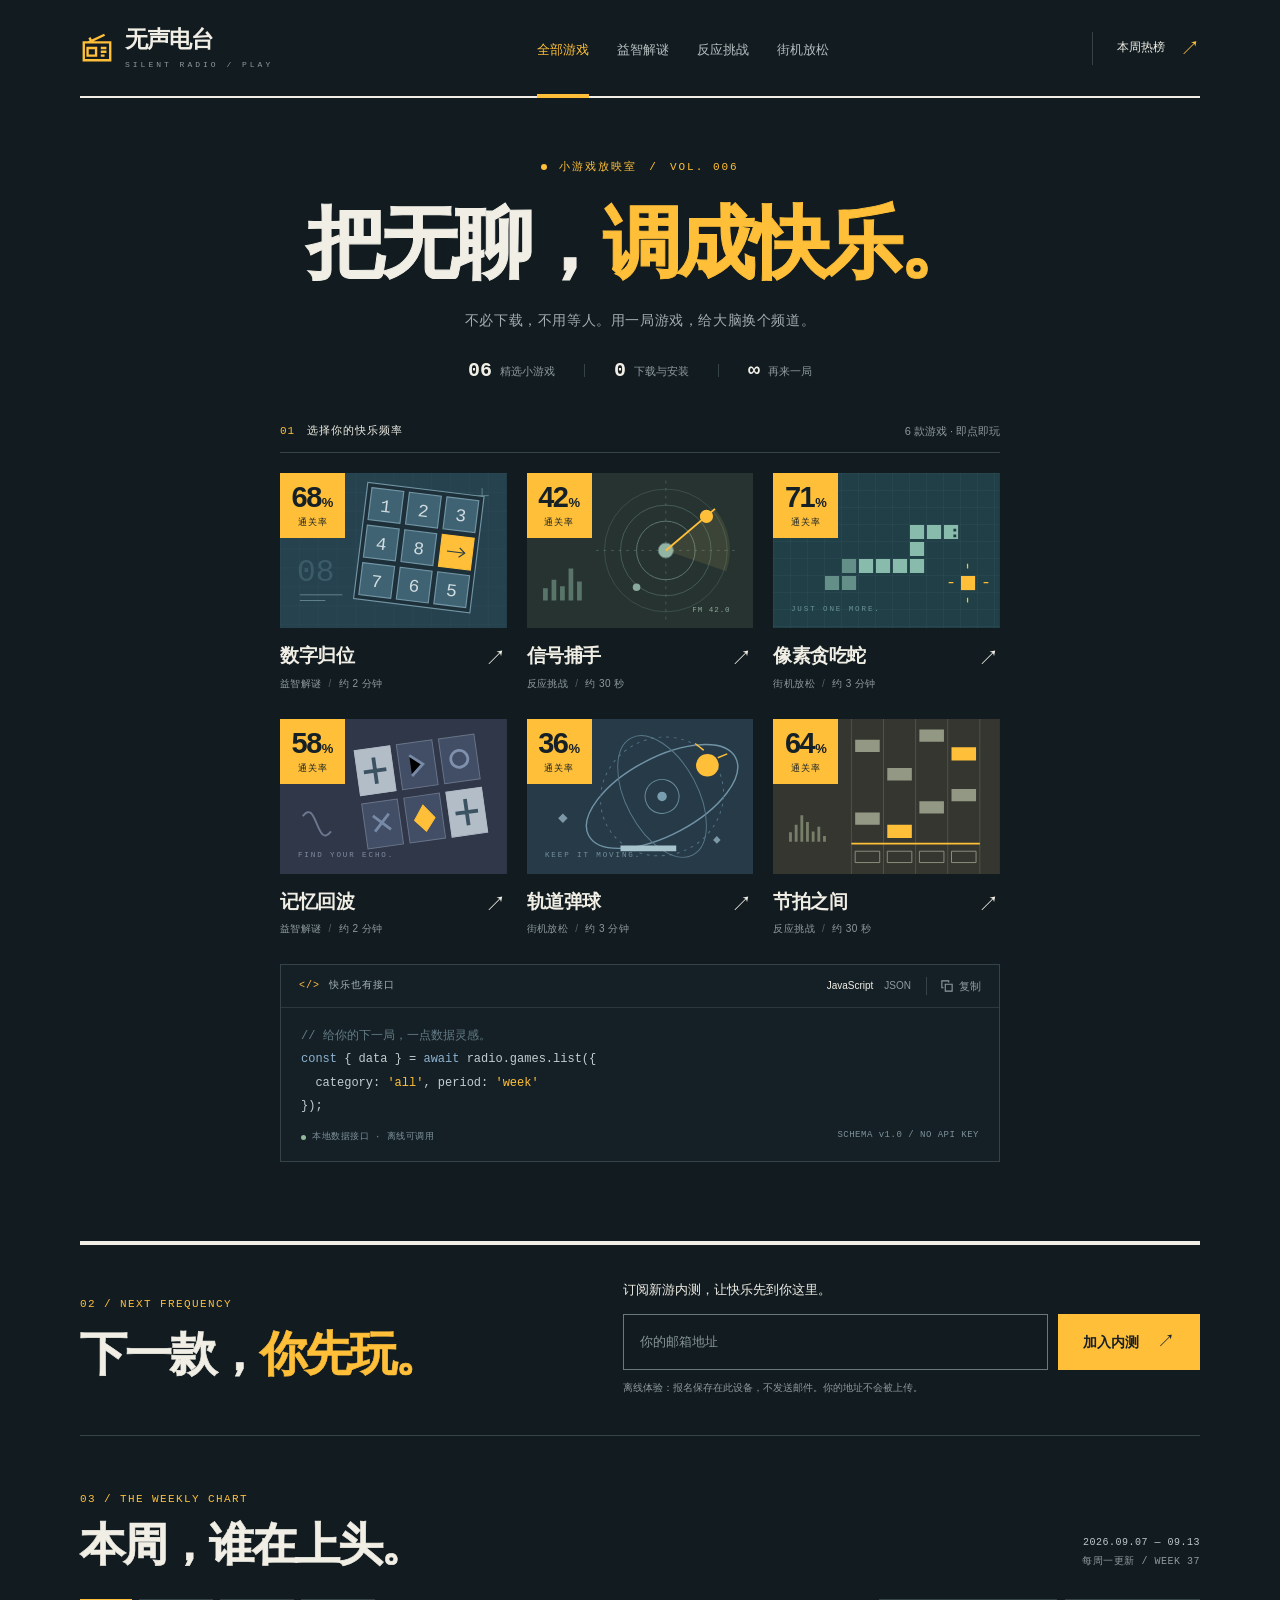
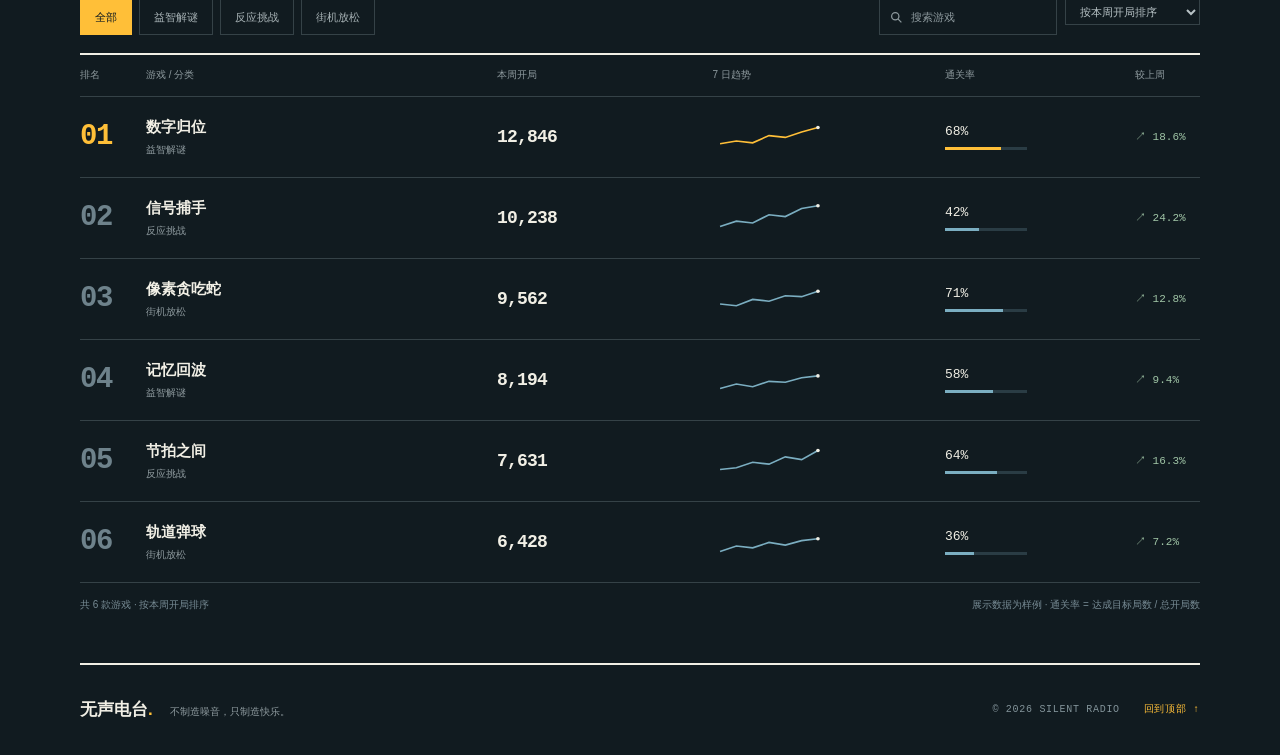
<file: demos/task-273.html>
<!DOCTYPE html>
<html lang="zh-CN">
<head>
<meta charset="UTF-8">
<meta name="viewport" content="width=device-width, initial-scale=1.0">
<meta name="theme-color" content="#111b20">
<meta name="description" content="无声电台小游戏放映室。六个免下载的浏览器小游戏，把无聊调成快乐。">
<title>无声电台 · 把无聊，调成快乐。</title>
<style>
:root{--bg:#111b20;--ink:#f1efe5;--muted:#8e9a9e;--line:#354247;--yellow:#ffbf38;--blue:#7baec1;--green:#a0c5a6;--mono:"SFMono-Regular",Consolas,"Liberation Mono",monospace;--sans:Arial,"PingFang SC","Microsoft YaHei",sans-serif}
*{box-sizing:border-box}html{scroll-behavior:smooth;scroll-padding-top:30px}body{margin:0;background:var(--bg);color:var(--ink);font-family:var(--sans);font-size:14px;line-height:1.65}button,input,select{font:inherit}button,a,input,select{-webkit-tap-highlight-color:transparent}button,a{touch-action:manipulation}button{color:inherit;cursor:pointer}button:disabled{cursor:default}a{color:inherit;text-decoration:none}button{border:0;background:none}button:focus-visible,a:focus-visible,input:focus-visible,select:focus-visible,summary:focus-visible{outline:2px solid var(--yellow);outline-offset:5px}::selection{color:var(--bg);background:var(--yellow)}h1,h2,h3,p,figure{margin:0}svg{display:block}button,input,select{border-radius:0}input,select{min-width:0}button{transition:background .18s,color .18s,border-color .18s,transform .18s}.shell{max-width:1120px;margin:auto}.mono{font-family:var(--mono)}.muted{color:var(--muted)}.yellow{color:var(--yellow)}.eyebrow{font-family:var(--mono);font-size:11px;letter-spacing:2px;font-weight:400}.heavy{font-weight:900;letter-spacing:-2px;-webkit-text-stroke:.65px currentColor;line-height:1.18}.skip{position:fixed;top:-80px;left:20px;z-index:20;padding:10px;background:var(--yellow);color:var(--bg)}.skip:focus{top:12px}
.topbar{height:98px;display:flex;align-items:center;justify-content:space-between;border-bottom:2px solid var(--ink);gap:28px}.brand{display:flex;align-items:center;gap:11px;flex-shrink:0}.brand-mark{width:34px;height:34px;fill:none;stroke:var(--yellow);stroke-width:2.5}.brand-name{font-size:23px;line-height:1.1;font-weight:900;letter-spacing:-1px}.brand-name small{display:block;font:8px var(--mono);letter-spacing:3px;margin-top:7px;color:var(--muted)}.nav{display:flex;gap:28px;align-self:stretch;align-items:center}.nav button{height:100%;padding:3px 0 0;font-size:13px;position:relative;color:#b6bfc0}.nav button:hover,.nav button[aria-pressed="true"]{color:var(--yellow)}.nav button[aria-pressed="true"]:after{position:absolute;content:"";height:4px;bottom:-2px;background:var(--yellow);left:0;right:0}.chart-link{font-size:12px;white-space:nowrap;border-left:1px solid var(--line);padding-left:24px;display:flex;gap:15px;align-items:center}.chart-link span:last-child{font-size:20px;color:var(--yellow)}
.hero{text-align:center;padding:60px 0 39px;position:relative}.hero .eyebrow{color:var(--yellow);display:flex;justify-content:center;align-items:center;gap:12px}.live-dot{display:inline-block;background:var(--yellow);width:6px;height:6px;border-radius:50%}.hero h1{font-size:78px;margin:21px 0 20px;letter-spacing:-4px;line-height:1.18;-webkit-text-stroke:1px currentColor}.hero h1 span{display:inline-block}.hero-description{font-size:14px;letter-spacing:.6px;color:#a3adb0}.hero-meta{display:flex;justify-content:center;gap:29px;align-items:center;margin-top:27px;font-size:11px;color:var(--muted)}.hero-meta span{display:flex;align-items:center;gap:8px}.hero-meta b{color:var(--ink);font:20px var(--mono);font-weight:700}.hero-meta i{width:1px;height:13px;background:var(--line)}
.arcade{width:720px;max-width:100%;margin:auto;scroll-margin-top:25px}.section-mini{display:flex;justify-content:space-between;align-items:center;border-bottom:1px solid var(--line);padding:0 0 12px;margin-bottom:20px;font-size:11px;color:var(--muted)}.section-mini strong{font-weight:400;letter-spacing:1px;color:var(--ink)}.section-mini strong span{font-family:var(--mono);color:var(--yellow);padding-right:12px}.game-grid{display:grid;grid-template-columns:repeat(3,minmax(0,1fr));gap:27px 20px}.game-card{min-width:0;display:block;text-align:left;width:100%;padding:0;position:relative}.game-cover{position:relative;overflow:hidden;aspect-ratio:240/164;background:#21353f}.game-cover>svg{width:100%;height:100%;transition:transform .25s ease}.game-card:hover .game-cover>svg{transform:scale(1.045)}.game-card:hover .game-name{color:var(--yellow)}.game-card:hover .game-arrow{transform:translate(3px,-3px);color:var(--yellow)}.rate{position:absolute;left:0;top:0;width:65px;height:65px;z-index:1;background:var(--yellow);color:#152027;display:flex;flex-direction:column;align-items:center;justify-content:center;line-height:1.1}.rate strong{font:900 29px/1 var(--sans);letter-spacing:-1.5px}.rate strong small{font-size:13px;margin-left:1px;letter-spacing:0}.rate>small{font-size:9px;letter-spacing:1px;margin-top:6px}.game-info{position:relative;padding:12px 0 0}.game-name{font-size:19px;font-weight:900;letter-spacing:-.5px;transition:color .18s}.game-sub{font-size:10px;color:var(--muted);display:flex;gap:7px;margin-top:4px;letter-spacing:.4px}.game-sub span+span:before{content:"/";color:#526269;margin-right:7px}.game-arrow{position:absolute;right:1px;top:13px;font-size:21px;font-weight:400;transition:transform .18s,color .18s}.game-card[hidden]{display:none}.empty{padding:30px;text-align:center;color:var(--muted)}
.api-block{margin-top:26px;border:1px solid var(--line);background:#152026}.api-top{height:43px;padding:0 18px;border-bottom:1px solid #2b383e;display:flex;justify-content:space-between;align-items:center;gap:10px}.api-title{font-size:10px;font-family:var(--mono);letter-spacing:1px;color:#a3b3b8}.api-title b{font-weight:400;color:var(--yellow);margin-right:9px}.api-actions{display:flex;align-items:center;gap:15px}.api-tab{padding:3px 0;font-size:10px;color:var(--muted)}.api-tab[aria-selected=true]{color:var(--ink)}.copy-button{border-left:1px solid var(--line);padding:0 0 0 14px;color:var(--muted);font-size:11px;display:flex;gap:6px;align-items:center}.copy-button:hover{color:var(--yellow)}.copy-icon{width:12px;height:12px;stroke:currentColor;fill:none;stroke-width:1.3}.code-content{padding:17px 20px 18px;overflow:auto}.code-content pre{margin:0;font:12px/1.95 var(--mono);color:#c2cdd0;tab-size:2}.code-comment{color:#647b85}.code-key{color:#8db3d1}.code-value{color:var(--yellow)}.code-footer{display:flex;justify-content:space-between;color:#7d919a;font:9px var(--mono);letter-spacing:.5px;margin-top:12px}.code-footer span:first-child:before{content:"";width:5px;height:5px;background:#90b998;border-radius:50%;display:inline-block;vertical-align:middle;margin-right:6px}
.subscribe{margin-top:79px;border-top:4px solid var(--ink);border-bottom:1px solid var(--line);padding:34px 0 38px;display:grid;grid-template-columns:1fr 1.22fr;gap:70px;align-items:center}.subscribe .eyebrow,.weekly .eyebrow{color:var(--yellow);letter-spacing:1.4px}.subscribe h2{font-size:47px;margin-top:12px}.subscribe h2 span{color:var(--yellow)}.subscribe-form>label{display:block;font-size:13px;margin-bottom:13px}.form-line{display:flex;height:56px;gap:10px}.form-line input{flex:1;width:100%;border:1px solid #69787b;color:var(--ink);background:transparent;padding:0 16px;font-size:13px}.form-line input::placeholder{color:#879599}.yellow-button{background:var(--yellow);color:#182127;font-weight:700;padding:0 25px;white-space:nowrap}.yellow-button:hover{background:#ffd16a}.yellow-button span{margin-left:18px;font-size:18px;font-weight:400}.form-note{font-size:10px;color:var(--muted);margin-top:10px;min-height:17px}.form-note.success{color:var(--yellow)}
.weekly{padding-top:54px;scroll-margin-top:28px}.weekly-top{display:flex;align-items:flex-end;justify-content:space-between;gap:20px}.weekly h2{font-size:45px;margin-top:10px}.week-stamp{font:10px var(--mono);text-align:right;color:var(--muted);line-height:1.9;letter-spacing:.5px}.week-stamp span{display:block;color:#bdc7c9}.rank-toolbar{display:flex;justify-content:space-between;gap:15px;margin-top:28px;margin-bottom:18px}.rank-filters{display:flex;gap:7px;flex-wrap:wrap}.filter-chip{border:1px solid var(--line);padding:7px 14px;font-size:11px;color:#a6b1b4}.filter-chip:hover{border-color:var(--yellow);color:var(--yellow)}.filter-chip[aria-pressed=true]{background:var(--yellow);border-color:var(--yellow);color:var(--bg)}.rank-tools{display:flex;gap:8px}.search-wrap{display:flex;align-items:center;border:1px solid var(--line);padding:0 10px;gap:8px}.search-wrap svg{width:13px;height:13px;stroke:var(--muted);fill:none;stroke-width:1.5}.search-wrap input{width:135px;background:transparent;border:0;color:var(--ink);font-size:11px;padding:8px 0}.search-wrap input::placeholder{color:var(--muted)}.rank-tools select{background:var(--bg);color:#b7c2c5;border:1px solid var(--line);padding:5px 26px 5px 10px;font-size:11px}.rank-header{display:grid;grid-template-columns:54px 2fr 1.2fr 1.3fr 1.05fr 65px;gap:12px;padding:12px 0;border-top:2px solid var(--ink);border-bottom:1px solid var(--line);font-size:10px;color:var(--muted)}.rank-row{display:grid;grid-template-columns:54px 2fr 1.2fr 1.3fr 1.05fr 65px;align-items:center;gap:12px;min-height:81px;border-bottom:1px solid var(--line)}.rank-number{font:700 29px var(--mono);color:#6e828b;letter-spacing:-1.5px}.rank-row:first-child .rank-number{color:var(--yellow)}.rank-title{font-size:15px;font-weight:700}.rank-game-button{text-align:left;padding:0}.rank-game-button:hover{color:var(--yellow)}.rank-category{color:var(--muted);font-size:10px;margin-top:2px}.rank-details{display:contents}.rank-plays{font:700 18px var(--mono);letter-spacing:-.8px}.detail-label{display:none}.sparkline{width:112px;height:29px;max-width:100%;fill:none;stroke:var(--blue);stroke-width:1.8}.rank-row:first-child .sparkline{stroke:var(--yellow)}.completion{font:13px var(--mono)}.completion-track{width:82px;max-width:100%;height:3px;background:#2a3c44;margin-top:8px}.completion-track span{height:100%;display:block;background:var(--blue)}.rank-row:first-child .completion-track span{background:var(--yellow)}.rank-growth{font:11px var(--mono);color:var(--green);white-space:nowrap}.rank-toggle{display:none}.rank-caption{display:flex;justify-content:space-between;gap:15px;margin-top:14px;color:#778b94;font-size:10px}.footer{display:flex;justify-content:space-between;align-items:center;padding:31px 0 27px;margin-top:50px;border-top:2px solid var(--ink);color:#829399;font-size:10px}.footer-brand{font-size:17px;font-weight:900;color:var(--ink)}.footer-brand small{font-size:10px;color:var(--muted);font-weight:400;margin-left:17px}.footer-right{display:flex;gap:24px;font-family:var(--mono);letter-spacing:.7px}.footer-right a{color:var(--yellow)}
.game-dialog{position:fixed;padding:0;border:1px solid #53666e;width:470px;max-width:calc(100% - 28px);max-height:calc(100dvh - 28px);overflow:auto;background:var(--bg);color:var(--ink)}.game-dialog::backdrop{background:rgba(4,10,14,.88);backdrop-filter:blur(5px)}.dialog-header{padding:19px 22px;display:flex;align-items:center;justify-content:space-between;border-bottom:1px solid var(--line)}.dialog-header h2{font-size:23px;letter-spacing:-1px}.dialog-kicker{font:9px var(--mono);color:var(--yellow);letter-spacing:1px;margin-bottom:4px}.dialog-close{font-size:26px;width:36px;height:36px;line-height:1;background:#23323a}.dialog-close:hover{background:var(--yellow);color:var(--bg)}.dialog-body{padding:20px 24px 24px}.game-description{font-size:12px;color:#a3b1b8;min-height:40px}.play-stats{display:flex;justify-content:space-between;padding:13px 0;font:12px var(--mono);color:var(--yellow)}.game-stage{min-height:302px;max-width:330px;margin:0 auto;display:flex;align-items:center;justify-content:center;position:relative}.ready-screen{text-align:center;width:100%;padding:45px 15px;border:1px solid var(--line);background:repeating-linear-gradient(0deg,transparent 0 28px,#1d2e36 29px 30px)}.ready-screen b{font-size:62px;letter-spacing:-5px;display:block;line-height:1.4;font-weight:900;color:var(--yellow)}.ready-screen p{font-size:12px;color:#a5b6bd}.dialog-controls{margin-top:18px;display:flex;justify-content:space-between;align-items:center;gap:15px}.dialog-controls .yellow-button{height:43px;font-size:12px}.game-message{font-size:11px;color:var(--muted)}.puzzle-board{display:grid;grid-template-columns:repeat(3,1fr);gap:6px;width:100%;aspect-ratio:1}.puzzle-tile{font:700 31px var(--mono);background:#304c5a;color:var(--ink)}.puzzle-tile:hover{background:#486779}.puzzle-tile.empty-tile{background:#192930}.memory-board{display:grid;grid-template-columns:repeat(4,1fr);gap:7px;width:100%;aspect-ratio:1}.memory-tile{background:#2b4553;color:var(--yellow);font:700 28px var(--mono)}.memory-tile.flipped{background:#3b5965}.memory-tile.matched{color:var(--bg);background:var(--yellow)}.target-field{width:100%;height:310px;border:1px solid var(--line);position:relative;background:radial-gradient(circle,#3b515b 1px,transparent 1px);background-size:20px 20px}.target-dot{position:absolute;width:43px;height:43px;border-radius:50%;background:var(--yellow);border:6px solid #304d5c;box-shadow:0 0 0 1px var(--yellow);font-size:22px;color:var(--bg);line-height:1}.game-canvas{width:100%;max-width:320px;height:auto;aspect-ratio:1;border:1px solid var(--line);touch-action:none}.direction-pad{display:flex;justify-content:center;gap:6px;margin-top:12px}.direction-pad button{background:#263a45;width:44px;height:37px;font-size:17px}.direction-pad button:active{background:var(--yellow);color:var(--bg)}.rhythm-board{display:grid;grid-template-columns:repeat(4,1fr);gap:8px;width:100%;height:302px}.rhythm-pad{background:#263c48;border-bottom:5px solid #507285;font:700 25px var(--mono);display:flex;align-items:flex-end;justify-content:center;padding-bottom:18px}.rhythm-pad.lit{background:var(--yellow);color:var(--bg);border-color:#ce8d0d}.game-end{position:absolute;inset:0;background:rgba(17,27,32,.92);display:flex;flex-direction:column;align-items:center;justify-content:center;text-align:center;padding:20px}.game-end strong{font-size:32px;font-weight:900;color:var(--yellow);letter-spacing:-1px}.game-end p{font-size:12px;margin-top:12px}.sr-only{position:absolute;width:1px;height:1px;padding:0;margin:-1px;overflow:hidden;clip:rect(0,0,0,0);white-space:nowrap;border:0}
@media(min-width:1600px){.hero{padding-top:65px}}
@media(max-width:1199px){.shell{margin:0 40px}.hero h1{font-size:70px}.nav{gap:22px}.subscribe{gap:35px}.rank-header,.rank-row{grid-template-columns:45px 1.6fr 1fr 1.1fr 1fr 62px}.weekly h2{font-size:41px}}
@media(max-width:800px){.shell{margin:0 28px}.topbar{gap:15px;height:90px}.brand-name{font-size:20px}.brand-mark{width:29px}.nav{gap:16px}.nav button{font-size:11px}.chart-link{padding-left:15px;font-size:11px;gap:7px}.hero{padding-top:47px}.hero h1{font-size:60px;letter-spacing:-3px}.hero-description{font-size:12px}.game-grid{gap:24px 16px}.game-name{font-size:18px}.subscribe{grid-template-columns:1fr 1.25fr;gap:28px;margin-top:60px}.subscribe h2{font-size:35px}.form-line{height:50px;gap:7px}.yellow-button{padding:0 16px;font-size:12px}.yellow-button span{margin-left:9px}.subscribe-form>label{font-size:11px}.rank-toolbar{flex-wrap:wrap}.rank-tools{margin-left:auto}.weekly h2{font-size:36px}.rank-header,.rank-row{grid-template-columns:35px 1.7fr 1fr 1fr .9fr 58px;gap:9px}.rank-title{font-size:13px}.rank-plays{font-size:16px}.rank-growth{font-size:10px}.rank-number{font-size:24px}.rank-caption{font-size:9px}.footer-brand small{display:block;margin-left:0;margin-top:3px}}
@media(max-width:600px){.shell{margin:0 21px}.topbar{height:auto;min-height:113px;display:grid;grid-template-columns:1fr auto;gap:0;padding-top:20px}.brand-name{font-size:21px}.brand-name small{font-size:7px}.brand-mark{width:31px}.chart-link{border:0;padding:0;grid-column:2;grid-row:1}.nav{grid-column:1/-1;grid-row:2;justify-content:space-between;gap:12px;height:45px;margin-top:12px}.nav button{font-size:11px;padding-top:2px}.hero{padding:34px 0 32px}.hero .eyebrow{font-size:9px;letter-spacing:1.4px;gap:8px}.hero h1{font-size:49px;line-height:1.23;margin:18px 0 16px;letter-spacing:-2.5px;-webkit-text-stroke:.8px currentColor}.hero h1 span{display:block}.hero-description{font-size:11px;max-width:290px;margin:auto;line-height:1.9;letter-spacing:.3px}.hero-meta{gap:13px;margin-top:20px;font-size:9px}.hero-meta span{gap:5px}.hero-meta b{font-size:17px}.section-mini{font-size:9px;margin-bottom:15px;padding-bottom:10px}.section-mini strong{letter-spacing:.2px}.section-mini strong span{padding-right:8px}.game-grid{grid-template-columns:repeat(2,minmax(0,1fr));gap:23px 14px}.game-cover{aspect-ratio:1.12}.game-cover>svg{object-fit:cover;overflow:visible}.rate{width:55px;height:55px}.rate strong{font-size:25px}.rate>small{font-size:8px;letter-spacing:.5px;margin-top:5px}.game-name{font-size:17px;letter-spacing:-.5px}.game-info{padding-top:10px}.game-sub{font-size:8px;gap:4px;letter-spacing:0}.game-sub span+span:before{margin-right:4px}.game-arrow{font-size:18px;top:9px}.api-block{margin-top:23px}.api-top{padding:0 12px;height:40px;gap:5px}.api-title{font-size:9px;letter-spacing:.4px}.api-title b{margin-right:5px}.api-actions{gap:10px}.api-tab{font-size:9px}.copy-button{font-size:10px;padding-left:9px;gap:4px}.code-content{padding:13px 12px}.code-content pre{font-size:10px;line-height:1.95}.code-footer{font-size:8px;letter-spacing:0;gap:5px}.subscribe{display:block;margin-top:47px;padding:27px 0 27px;border-top-width:3px}.subscribe .eyebrow,.weekly .eyebrow{font-size:9px}.subscribe h2{font-size:36px;margin-top:11px;letter-spacing:-1.5px}.subscribe-form{margin-top:22px}.subscribe-form>label{margin-bottom:10px}.form-line{height:50px}.form-line input{font-size:12px;padding-left:12px}.yellow-button{padding:0 16px}.form-note{font-size:9px}.weekly{padding-top:34px}.weekly-top{align-items:flex-start;gap:10px;flex-wrap:wrap}.weekly h2{font-size:34px;margin-top:9px;letter-spacing:-1.8px}.week-stamp{font-size:9px;text-align:left;display:flex;gap:10px}.week-stamp span{display:inline}.rank-toolbar{margin-top:18px;margin-bottom:15px;gap:11px}.rank-filters{gap:6px;width:100%;justify-content:space-between}.filter-chip{font-size:10px;padding:6px 11px;flex:1}.rank-tools{margin-left:0;width:100%}.search-wrap{flex:1}.search-wrap input{width:100%}.rank-tools select{font-size:10px;width:117px}.rank-header{display:flex;justify-content:space-between;padding:9px 0;font-size:9px}.rank-header span:not(:first-child):not(:nth-child(2)){display:none}.rank-header span:nth-child(2){font-size:0}.rank-header span:nth-child(2):after{content:"点击 + 展开周榜数据";font-size:9px}.rank-row{display:grid;grid-template-columns:34px 1fr 34px;gap:0 9px;padding:15px 0;min-height:76px}.rank-number{font-size:25px;align-self:center}.rank-title{font-size:15px}.rank-category{font-size:9px;margin-top:3px}.rank-toggle{display:block;width:31px;height:31px;border:1px solid var(--line);font:20px var(--mono);color:var(--yellow);grid-column:3;grid-row:1}.rank-details{display:none;grid-column:2/-1;grid-template-columns:1fr 1fr;gap:16px 20px;padding:17px 0 2px}.rank-row.expanded .rank-details{display:grid}.detail-label{display:block;font:9px var(--sans);color:var(--muted);margin-bottom:7px}.rank-plays{font-size:19px}.rank-growth{font-size:14px}.sparkline{height:25px}.completion-track{width:90px}.rank-caption{display:block;font-size:9px;line-height:1.9}.rank-caption span{display:block}.footer{margin-top:34px;padding:24px 0;align-items:flex-start;gap:15px}.footer-brand{font-size:17px}.footer-brand small{font-size:9px;margin-top:5px}.footer-right{font-size:8px;display:flex;flex-direction:column;gap:7px;text-align:right}.dialog-body{padding:16px 18px 20px}.game-stage{min-height:280px}.target-field{height:280px}.game-description{font-size:11px}.game-dialog{max-height:calc(100dvh - 20px)}}
[hidden]{display:none!important}
@media(prefers-reduced-motion:reduce){html{scroll-behavior:auto}*,*:before,*:after{transition:none!important}}
</style>
</head>
<body>
<a href="#arcade" class="skip">跳转到游戏</a>
<div class="shell">
<header class="topbar">
  <a class="brand" href="#" aria-label="无声电台首页"><svg class="brand-mark" viewBox="0 0 36 36" aria-hidden="true"><path d="M4 12h28v19H4zM9 12l17-8M8 18h9v8H8zM22 18h6M22 22h6M22 26h4"/><path d="M10 7l2 4"/></svg><span class="brand-name">无声电台<small>SILENT RADIO / PLAY</small></span></a>
  <nav class="nav" aria-label="游戏分类"><button data-category="all" aria-pressed="true">全部游戏</button><button data-category="puzzle" aria-pressed="false">益智解谜</button><button data-category="reaction" aria-pressed="false">反应挑战</button><button data-category="arcade" aria-pressed="false">街机放松</button></nav>
  <a class="chart-link" href="#weekly"><span>本周热榜</span><span aria-hidden="true">↗</span></a>
</header>
<main>
  <section class="hero" aria-labelledby="hero-title">
    <p class="eyebrow"><span class="live-dot"></span> 小游戏放映室 <span>/</span> VOL. 006</p>
    <h1 class="heavy" id="hero-title"><span>把无聊，</span><span class="yellow">调成快乐。</span></h1>
    <p class="hero-description">不必下载，不用等人。用一局游戏，给大脑换个频道。</p>
    <div class="hero-meta"><span><b>06</b> 精选小游戏</span><i></i><span><b>0</b> 下载与安装</span><i></i><span><b>∞</b> 再来一局</span></div>
  </section>
  <section class="arcade" id="arcade" aria-labelledby="arcade-heading">
    <div class="section-mini"><h2 id="arcade-heading" style="font-size:inherit;font-weight:400"><strong><span>01</span>选择你的快乐频率</strong></h2><span id="game-count" aria-live="polite">6 款游戏 · 即点即玩</span></div>
    <div class="game-grid">
      <button class="game-card" data-game="slide" data-type="puzzle" aria-label="开始数字归位，通关率 68%">
        <div class="game-cover"><svg viewBox="0 0 240 164" preserveAspectRatio="xMidYMid slice" aria-hidden="true"><defs><pattern id="grid1" width="20" height="20" patternUnits="userSpaceOnUse"><path d="M20 0H0V20" fill="none" stroke="#7595a0" stroke-opacity=".14" stroke-width=".6"/></pattern></defs><path fill="#25424e" d="M0 0h240v164H0z"/><path fill="url(#grid1)" d="M0 0h240v164H0z"/><path d="M21 129h45M21 135h27M214 16v15m-7-7h14" stroke="#638592" fill="none"/><g transform="translate(90 22) rotate(7 57 57)" stroke="#7396a7" stroke-width="1.2"><path d="M-5-5h124v124H-5z" fill="#1d3039"/><path d="M0 0h34v34H0zM40 0h34v34H40zM80 0h34v34H80zM0 40h34v34H0zM40 40h34v34H40zM0 80h34v34H0zM40 80h34v34H40zM80 80h34v34H80z" fill="#406373"/><path d="M80 40h34v34H80z" fill="#ffbf38" stroke="#ffbf38"/><g stroke="none" fill="#d0dce0" font-family="monospace" font-size="19" text-anchor="middle"><text x="17" y="24">1</text><text x="57" y="24">2</text><text x="97" y="24">3</text><text x="17" y="64">4</text><text x="57" y="64">8</text><text x="17" y="104">7</text><text x="57" y="104">6</text><text x="97" y="104">5</text></g><path d="M87 57h19m-6-5 6 5-6 5" stroke="#263e45" fill="none"/></g><text x="18" y="114" font-size="33" fill="#668a99" opacity=".35" font-family="monospace">08</text></svg><span class="rate"><strong>68<small>%</small></strong><small>通关率</small></span></div>
        <div class="game-info"><h3 class="game-name">数字归位</h3><p class="game-sub"><span>益智解谜</span><span>约 2 分钟</span></p><span class="game-arrow" aria-hidden="true">↗</span></div>
      </button>
      <button class="game-card" data-game="signal" data-type="reaction" aria-label="开始信号捕手，通关率 42%">
        <div class="game-cover"><svg viewBox="0 0 240 164" preserveAspectRatio="xMidYMid slice" aria-hidden="true"><path fill="#263330" d="M0 0h240v164H0z"/><g fill="none" stroke="#607a72"><circle cx="147" cy="82" r="65" opacity=".4"/><circle cx="147" cy="82" r="48" opacity=".6"/><circle cx="147" cy="82" r="31"/><path d="M147 8v148M73 82h148" stroke-dasharray="3 5" opacity=".6"/><circle cx="147" cy="82" r="8" fill="#92b4a5"/></g><path d="M147 82l52-44A68 68 0 0 1 211 104Z" fill="#c7b963" opacity=".13"/><path d="M147 82l52-44" fill="none" stroke="#ffbf38" stroke-width="2"/><circle cx="190" cy="46" r="7" fill="#ffbf38"/><circle cx="116" cy="121" r="4" fill="#89a99c"/><path d="M17 122h5v13h-5zM26 113h5v22h-5zM35 120h5v15h-5zM44 101h5v34h-5zM53 115h5v20h-5z" fill="#59756a"/><text x="175" y="147" fill="#8da698" font-size="8" font-family="monospace" letter-spacing="1">FM 42.0</text></svg><span class="rate"><strong>42<small>%</small></strong><small>通关率</small></span></div>
        <div class="game-info"><h3 class="game-name">信号捕手</h3><p class="game-sub"><span>反应挑战</span><span>约 30 秒</span></p><span class="game-arrow" aria-hidden="true">↗</span></div>
      </button>
      <button class="game-card" data-game="snake" data-type="arcade" aria-label="开始像素贪吃蛇，通关率 71%">
        <div class="game-cover"><svg viewBox="0 0 240 164" preserveAspectRatio="xMidYMid slice" aria-hidden="true"><defs><pattern id="grid3" width="18" height="18" patternUnits="userSpaceOnUse"><path d="M18 0H0V18" fill="none" stroke="#67909b" stroke-opacity=".22" stroke-width=".7"/></pattern></defs><path fill="#213f47" d="M0 0h240v164H0z"/><path fill="url(#grid3)" d="M0 0h240v164H0z"/><g fill="#89bbac"><path d="M91 91h15v15H91zM109 91h15v15h-15zM127 91h15v15h-15zM145 91h15v15h-15zM145 73h15v15h-15zM145 55h15v15h-15zM163 55h15v15h-15zM181 55h15v15h-15z"/><path opacity=".65" d="M73 91h15v15H73zM73 109h15v15H73zM55 109h15v15H55z"/></g><path d="M191 59h3v3h-3zM191 65h3v3h-3z" fill="#183b3d"/><path d="M199 109h15v15h-15z" fill="#ffbf38"/><path d="M206 101v-5m0 41v-5m-15-16h-5m42 0h-5" stroke="#ffbf38" stroke-width="1.3"/><text x="19" y="146" font-size="8" font-family="monospace" fill="#6b9299" letter-spacing="2">JUST ONE MORE.</text></svg><span class="rate"><strong>71<small>%</small></strong><small>通关率</small></span></div>
        <div class="game-info"><h3 class="game-name">像素贪吃蛇</h3><p class="game-sub"><span>街机放松</span><span>约 3 分钟</span></p><span class="game-arrow" aria-hidden="true">↗</span></div>
      </button>
      <button class="game-card" data-game="memory" data-type="puzzle" aria-label="开始记忆回波，通关率 58%">
        <div class="game-cover"><svg viewBox="0 0 240 164" preserveAspectRatio="xMidYMid slice" aria-hidden="true"><path fill="#303749" d="M0 0h240v164H0z"/><g transform="translate(86 24) rotate(-8 65 58)" stroke="#697589" stroke-width="1"><path d="M0 0h38v48H0zM45 0h38v48H45zM90 0h38v48H90zM0 57h38v48H0zM45 57h38v48H45zM90 57h38v48H90z" fill="#424e65"/><path d="M0 0h38v48H0zM90 57h38v48H90z" fill="#b2bdc7" stroke="#b2bdc7"/><path d="M19 10v28M7 24h24M109 67v28M97 81h24" stroke="#3b5262" stroke-width="4"/><path d="M57 13l13 11-13 11M10 71l17 17m0-17L10 88" stroke="#7689a6" stroke-width="3"/><circle cx="109" cy="24" r="9" fill="none" stroke="#7f91ae" stroke-width="3"/><path d="m64 67 11 15-11 13-11-13z" fill="#ffbf38" stroke="#ffbf38"/></g><path d="M24 103c15-20 15 36 30 16" fill="none" stroke="#6c7890" stroke-width="2"/><text x="19" y="146" font-size="8" font-family="monospace" fill="#818da3" letter-spacing="2">FIND YOUR ECHO.</text></svg><span class="rate"><strong>58<small>%</small></strong><small>通关率</small></span></div>
        <div class="game-info"><h3 class="game-name">记忆回波</h3><p class="game-sub"><span>益智解谜</span><span>约 2 分钟</span></p><span class="game-arrow" aria-hidden="true">↗</span></div>
      </button>
      <button class="game-card" data-game="orbit" data-type="arcade" aria-label="开始轨道弹球，通关率 36%">
        <div class="game-cover"><svg viewBox="0 0 240 164" preserveAspectRatio="xMidYMid slice" aria-hidden="true"><path fill="#273a48" d="M0 0h240v164H0z"/><g fill="none" transform="rotate(-28 143 82)"><ellipse cx="143" cy="82" rx="88" ry="41" stroke="#7093a6" stroke-width="1.5"/><ellipse cx="143" cy="82" rx="66" ry="62" stroke="#527387" stroke-dasharray="3 5"/><ellipse cx="143" cy="82" rx="38" ry="70" stroke="#587889"/><circle cx="143" cy="82" r="18" stroke="#6c8fa1"/></g><circle cx="191" cy="49" r="12" fill="#ffbf38"/><circle cx="143" cy="82" r="5" fill="#789dae"/><path d="M99 137h59" stroke="#a7c4cc" stroke-width="6"/><path d="m38 100 5 5-5 5-5-5zM201 124l4 4-4 4-4-4z" fill="#7c98a7"/><path d="M187 33l-9-7m24 15 10-4" stroke="#ffbf38" stroke-width="1.5"/><text x="19" y="146" font-size="8" font-family="monospace" fill="#74909f" letter-spacing="2">KEEP IT MOVING.</text></svg><span class="rate"><strong>36<small>%</small></strong><small>通关率</small></span></div>
        <div class="game-info"><h3 class="game-name">轨道弹球</h3><p class="game-sub"><span>街机放松</span><span>约 3 分钟</span></p><span class="game-arrow" aria-hidden="true">↗</span></div>
      </button>
      <button class="game-card" data-game="rhythm" data-type="reaction" aria-label="开始节拍之间，通关率 64%">
        <div class="game-cover"><svg viewBox="0 0 240 164" preserveAspectRatio="xMidYMid slice" aria-hidden="true"><path fill="#34362f" d="M0 0h240v164H0z"/><g transform="translate(83 0)"><path d="M0 0v164M34 0v164M68 0v164M102 0v164M136 0v164" stroke="#666a59" stroke-opacity=".6"/><path d="M4 22h26v13H4zM38 52h26v13H38zM72 11h26v13H72zM106 74h26v13h-26zM4 99h26v13H4zM72 87h26v13H72z" fill="#929884"/><path d="M38 112h26v14H38zM106 30h26v14h-26z" fill="#ffbf38"/><path d="M0 132h136" stroke="#ffbf38" stroke-width="2"/><path d="M4 140h26v12H4zM38 140h26v12H38zM72 140h26v12H72zM106 140h26v12h-26z" stroke="#8e937e" fill="none"/></g><path d="M17 120h3v10h-3zM23 112h3v18h-3zM29 102h3v28h-3zM35 109h3v21h-3zM41 119h3v11h-3zM47 114h3v16h-3zM53 124h3v6h-3z" fill="#777e69"/></svg><span class="rate"><strong>64<small>%</small></strong><small>通关率</small></span></div>
        <div class="game-info"><h3 class="game-name">节拍之间</h3><p class="game-sub"><span>反应挑战</span><span>约 30 秒</span></p><span class="game-arrow" aria-hidden="true">↗</span></div>
      </button>
    </div>
    <section class="api-block" aria-label="游戏数据调用接口">
      <div class="api-top"><span class="api-title"><b>&lt;/&gt;</b>快乐也有接口</span><div class="api-actions"><div role="tablist" aria-label="代码格式" style="display:flex;gap:11px"><button class="api-tab" role="tab" id="tab-js" aria-controls="code-panel" aria-selected="true" data-code="js">JavaScript</button><button class="api-tab" role="tab" id="tab-json" aria-controls="code-panel" aria-selected="false" tabindex="-1" data-code="json">JSON</button></div><button id="copy-code" class="copy-button" aria-label="复制接口代码"><svg class="copy-icon" viewBox="0 0 14 14" aria-hidden="true"><path d="M5 5h8v8H5zM9 3V1H1v8h2"/></svg><span>复制</span></button></div></div>
      <div class="code-content" id="code-panel" role="tabpanel" aria-labelledby="tab-js" tabindex="0"><pre><code id="api-code"></code></pre><div class="code-footer"><span>本地数据接口 · 离线可调用</span><span>SCHEMA v1.0 / NO API KEY</span></div></div>
    </section>
  </section>
  <section class="subscribe" aria-labelledby="subscribe-heading">
    <div><p class="eyebrow">02 / NEXT FREQUENCY</p><h2 class="heavy" id="subscribe-heading">下一款，<span>你先玩。</span></h2></div>
    <form class="subscribe-form" id="subscribe-form"><label for="email">订阅新游内测，让快乐先到你这里。</label><div class="form-line"><input type="email" id="email" name="email" autocomplete="email" placeholder="你的邮箱地址" required maxlength="254" aria-describedby="subscribe-note"><button class="yellow-button" type="submit">加入内测<span aria-hidden="true">↗</span></button></div><p class="form-note" id="subscribe-note" aria-live="polite">离线体验：报名保存在此设备，不发送邮件。你的地址不会被上传。</p></form>
  </section>
  <section class="weekly" id="weekly" aria-labelledby="weekly-heading">
    <div class="weekly-top"><div><p class="eyebrow">03 / THE WEEKLY CHART</p><h2 class="heavy" id="weekly-heading">本周，谁在上头。</h2></div><p class="week-stamp"><span>2026.09.07 — 09.13</span>每周一更新 / WEEK 37</p></div>
    <div class="rank-toolbar"><div class="rank-filters" aria-label="周榜分类筛选"><button class="filter-chip" data-rank-category="all" aria-pressed="true">全部</button><button class="filter-chip" data-rank-category="puzzle" aria-pressed="false">益智解谜</button><button class="filter-chip" data-rank-category="reaction" aria-pressed="false">反应挑战</button><button class="filter-chip" data-rank-category="arcade" aria-pressed="false">街机放松</button></div><div class="rank-tools"><label class="search-wrap"><svg viewBox="0 0 16 16" aria-hidden="true"><circle cx="6.5" cy="6.5" r="4.5"/><path d="m10 10 4 4"/></svg><span class="sr-only">搜索周榜游戏</span><input type="search" id="rank-search" placeholder="搜索游戏" autocomplete="off"></label><label><span class="sr-only">周榜排序方式</span><select id="rank-sort"><option value="plays">按本周开局排序</option><option value="rate">按通关率排序</option><option value="growth">按增长幅度排序</option></select></label></div></div>
    <div class="rank-header" aria-hidden="true"><span>排名</span><span>游戏 / 分类</span><span>本周开局</span><span>7 日趋势</span><span>通关率</span><span>较上周</span></div>
    <div id="rank-list" aria-label="游戏周榜"></div>
    <p class="rank-caption"><span id="rank-result" aria-live="polite">共 6 款游戏</span><span>展示数据为样例 · 通关率 = 达成目标局数 / 总开局数</span></p>
  </section>
</main>
<footer class="footer"><div class="footer-brand">无声电台<span class="yellow">.</span><small>不制造噪音，只制造快乐。</small></div><div class="footer-right"><span>© 2026 SILENT RADIO</span><a href="#">回到顶部 ↑</a></div></footer>
</div>
<dialog class="game-dialog" id="game-dialog" aria-labelledby="dialog-title" aria-describedby="game-description"><header class="dialog-header"><div><p class="dialog-kicker">SILENT RADIO / NOW PLAYING</p><h2 id="dialog-title"></h2></div><button class="dialog-close" id="close-game" aria-label="关闭游戏">×</button></header><div class="dialog-body"><p class="game-description" id="game-description"></p><div class="play-stats"><span id="game-score">得分 0</span><span id="game-time">准备就绪</span></div><div class="game-stage" id="game-stage"></div><div id="direction-pad" class="direction-pad" hidden></div><div class="dialog-controls"><p class="game-message" id="game-message" aria-live="polite">短暂放空，也是正经事。</p><button class="yellow-button" id="start-game">开始游戏 ↗</button></div></div></dialog>
<script>
(() => {
  'use strict';
  const games = [
    {id:'slide',name:'数字归位',category:'puzzle',rate:68,plays:12846,growth:18.6,trend:[7,10,8,16,14,20,25],description:'点击空格旁的数字，将 1–8 按顺序归位，空格留在右下角。也可以用方向键移动空格。'},
    {id:'signal',name:'信号捕手',category:'reaction',rate:42,plays:10238,growth:24.2,trend:[5,11,9,18,16,25,28],description:'捕捉屏幕上出现的黄色信号。30 秒内点击 20 个信号即通关，考验你的眼手同步。'},
    {id:'snake',name:'像素贪吃蛇',category:'arcade',rate:71,plays:9562,growth:12.8,trend:[9,7,14,12,18,17,23],description:'使用方向键或下方按钮控制小蛇，吃到 8 个黄色像素即可通关。别撞上墙壁和自己。'},
    {id:'memory',name:'记忆回波',category:'puzzle',rate:58,plays:8194,growth:9.4,trend:[5,10,7,13,12,17,19],description:'每次翻开两张卡片，找到相同的符号。配对全部 6 组即可通关，试试用最少的次数完成。'},
    {id:'rhythm',name:'节拍之间',category:'reaction',rate:64,plays:7631,growth:16.3,trend:[5,7,13,11,19,16,26],description:'跟着视觉节拍，点击亮起的黄色琴键，也可按 A / S / D / F。30 秒命中 20 次即可通关，全程无声。'},
    {id:'orbit',name:'轨道弹球',category:'arcade',rate:36,plays:6428,growth:7.2,trend:[4,10,8,14,11,16,18],description:'左右移动鼠标、手指或方向键来控制挡板，接住小球并消除全部 15 块砖。小球落下即结束。'}
  ];
  const categoryNames = {puzzle:'益智解谜',reaction:'反应挑战',arcade:'街机放松'};
  let category = 'all', rankCategory = 'all', codeMode = 'js';
  const $ = id => document.getElementById(id);
  const escapeHTML = value => String(value).replace(/[&<>"']/g,c => ({'&':'&amp;','<':'&lt;','>':'&gt;','"':'&quot;',"'":'&#39;'}[c]));
  window.radio = {games:{list:async ({category='all',period='week'}={}) => ({data:games.filter(g=>category==='all'||g.category===category).map(({id,name,category,rate,plays})=>({id,name,category,completion_rate:rate,weekly_plays:plays})),period,source:'local-demo'})}};
  function codeText() {
    if(codeMode==='json') return JSON.stringify({source:'local-demo',category,total:games.filter(g=>category==='all'||g.category===category).length,period:'week'},null,2);
    return `// 给你的下一局，一点数据灵感。\nconst { data } = await radio.games.list({\n  category: '${category}', period: 'week'\n});`;
  }
  function updateCode() {
    if(codeMode==='json') $('api-code').textContent=codeText();
    else $('api-code').innerHTML=`<span class="code-comment">// 给你的下一局，一点数据灵感。</span>\n<span class="code-key">const</span> { data } = <span class="code-key">await</span> radio.games.list({\n  category: <span class="code-value">'${category}'</span>, period: <span class="code-value">'week'</span>\n});`;
  }
  document.querySelectorAll('.nav [data-category]').forEach(button=>button.addEventListener('click',()=>{
    category=button.dataset.category;
    document.querySelectorAll('.nav [data-category]').forEach(b=>b.setAttribute('aria-pressed',String(b===button)));
    document.querySelectorAll('.game-card').forEach(card=>card.hidden=category!=='all'&&card.dataset.type!==category);
    $('game-count').textContent=`${games.filter(g=>category==='all'||g.category===category).length} 款游戏 · 即点即玩`;
    updateCode();
  }));
  document.querySelectorAll('[data-code]').forEach(button=>{
    button.addEventListener('click',()=>{
      codeMode=button.dataset.code;
      document.querySelectorAll('[data-code]').forEach(b=>{b.setAttribute('aria-selected',String(b===button));b.tabIndex=b===button?0:-1;});
      $('code-panel').setAttribute('aria-labelledby',button.id);updateCode();
    });
    button.addEventListener('keydown',e=>{if(['ArrowLeft','ArrowRight','Home','End'].includes(e.key)){e.preventDefault();const next=e.key==='Home'?$('tab-js'):e.key==='End'?$('tab-json'):button.id==='tab-js'?$('tab-json'):$('tab-js');next.click();next.focus();}});
  });
  let copyTimer;
  $('copy-code').addEventListener('click',async()=>{
    let copied=false;
    try{if(navigator.clipboard){await navigator.clipboard.writeText(codeText());copied=true;}}catch(e){}
    if(!copied){const ta=document.createElement('textarea');ta.value=codeText();ta.style.cssText='position:fixed;left:-9999px';document.body.append(ta);ta.select();try{copied=document.execCommand('copy');}catch(e){}ta.remove();$('copy-code').focus();}
    $('copy-code').querySelector('span').textContent=copied?'已复制':'请选择代码复制';clearTimeout(copyTimer);copyTimer=setTimeout(()=>$('copy-code').querySelector('span').textContent='复制',2200);
  });
  $('subscribe-form').addEventListener('submit',e=>{
    e.preventDefault();const email=$('email').value.trim();if(!$('subscribe-form').reportValidity())return;
    try{const saved=JSON.parse(localStorage.getItem('silent-radio-waitlist')||'[]');const entries=Array.isArray(saved)?saved:[];if(!entries.includes(email))entries.push(email);localStorage.setItem('silent-radio-waitlist',JSON.stringify(entries));$('subscribe-note').textContent='已加入本机内测名单。离线演示不会发送邮件。';$('subscribe-note').classList.add('success');$('subscribe-form').querySelector('button').innerHTML='已加入 ✓';}
    catch(error){$('subscribe-note').textContent='此浏览器未开放本地存储，报名未保存。请允许本地存储后重试。';$('subscribe-note').classList.remove('success');}
  });
  $('email').addEventListener('input',()=>{$('subscribe-form').querySelector('button').innerHTML='加入内测<span aria-hidden="true">↗</span>';$('subscribe-note').textContent='离线体验：报名保存在此设备，不发送邮件。你的地址不会被上传。';$('subscribe-note').classList.remove('success');});
  function renderRank(){
    const term=$('rank-search').value.trim().toLowerCase();const sort=$('rank-sort').value;
    const filtered=games.filter(g=>(rankCategory==='all'||g.category===rankCategory)&&g.name.toLowerCase().includes(term)).sort((a,b)=>b[sort]-a[sort]);
    $('rank-list').innerHTML=filtered.length?filtered.map((g,i)=>`<article class="rank-row"><span class="rank-number">${String(i+1).padStart(2,'0')}</span><div><h3 class="rank-title"><button class="rank-game-button" data-game="${g.id}">${g.name}</button></h3><p class="rank-category">${categoryNames[g.category]}</p></div><button class="rank-toggle" aria-expanded="false" aria-controls="details-${g.id}" aria-label="展开${g.name}周榜数据">+</button><div class="rank-details" id="details-${g.id}"><div class="rank-plays"><span class="detail-label">本周开局</span>${g.plays.toLocaleString('en-US')}</div><div><span class="detail-label">7 日趋势</span><svg class="sparkline" viewBox="0 0 112 32" role="img" aria-label="${g.name}七日热度上升"><path d="${g.trend.map((v,k)=>(k?'L':'M')+(k*18+2)+' '+(31-v)).join(' ')}"/><circle cx="110" cy="${31-g.trend[6]}" r="2" fill="currentColor" stroke="none"/></svg></div><div class="completion"><span class="detail-label">通关率</span>${g.rate}%<div class="completion-track"><span style="width:${g.rate}%"></span></div></div><div class="rank-growth"><span class="detail-label">较上周</span>↗ ${g.growth}%</div></div></article>`).join(''):'<p class="empty">没有找到这个游戏，换个关键词或分类试试。</p>';
    $('rank-result').textContent=`共 ${filtered.length} 款游戏 · 按${{plays:'本周开局',rate:'通关率',growth:'增长幅度'}[sort]}排序`;
  }
  document.querySelectorAll('[data-rank-category]').forEach(button=>button.addEventListener('click',()=>{rankCategory=button.dataset.rankCategory;document.querySelectorAll('[data-rank-category]').forEach(b=>b.setAttribute('aria-pressed',String(b===button)));renderRank();}));
  $('rank-search').addEventListener('input',renderRank);$('rank-sort').addEventListener('change',renderRank);
  $('rank-list').addEventListener('click',e=>{const button=e.target.closest('.rank-toggle');if(!button)return;const open=button.getAttribute('aria-expanded')!=='true';button.setAttribute('aria-expanded',String(open));button.textContent=open?'−':'+';button.setAttribute('aria-label',(open?'收起':'展开')+button.closest('article').querySelector('h3').textContent+'周榜数据');button.closest('article').classList.toggle('expanded',open);});
  updateCode();renderRank();

  const dialog=$('game-dialog'),stage=$('game-stage');
  let currentGame=null,active=false,intervals=[],timeouts=[],animation=0,keyHandler=null,pointerHandler=null;
  function stopGame(){active=false;intervals.forEach(clearInterval);timeouts.forEach(clearTimeout);intervals=[];timeouts=[];cancelAnimationFrame(animation);keyHandler=null;pointerHandler=null;}
  function clockTick(fn,ms){intervals.push(setInterval(fn,ms));}
  function later(fn,ms){timeouts.push(setTimeout(fn,ms));}
  function endGame(won,text){stopGame();const panel=document.createElement('div');panel.className='game-end';panel.innerHTML=`<strong>${won?'漂亮，成功通关！':'再来一局？'}</strong><p>${escapeHTML(text)}</p>`;stage.append(panel);$('game-message').textContent=won?'快乐已接收。下一局见。':'差一点点，也是进步。';$('start-game').textContent='再玩一次 ↗';}
  function elapsedClock(){let seconds=0;$('game-time').textContent='00:00';clockTick(()=>{seconds++;$('game-time').textContent=String(Math.floor(seconds/60)).padStart(2,'0')+':'+String(seconds%60).padStart(2,'0');},1000);}
  function countDown(done){let time=30;$('game-time').textContent='剩余 30s';clockTick(()=>{time--;$('game-time').textContent=`剩余 ${time}s`;if(time<=0)done();},1000);}
  function openGame(id){const game=games.find(g=>g.id===id);if(!game)return;stopGame();currentGame=game;$('dialog-title').textContent=game.name;$('game-description').textContent=game.description;$('game-score').textContent='得分 0';$('game-time').textContent='准备就绪';$('game-message').textContent='短暂放空，也是正经事。';$('start-game').textContent='开始游戏 ↗';$('direction-pad').innerHTML='';$('direction-pad').hidden=true;stage.innerHTML='<div class="ready-screen"><b>PLAY.</b><p>这几分钟，只属于你。</p></div>';dialog.showModal();document.body.style.overflow='hidden';}
  document.addEventListener('click',e=>{const button=e.target.closest('[data-game]');if(button)openGame(button.dataset.game);});
  $('close-game').addEventListener('click',()=>dialog.close());dialog.addEventListener('close',()=>{stopGame();document.body.style.overflow='';});
  dialog.addEventListener('click',e=>{if(e.target===dialog){const r=dialog.getBoundingClientRect();if(e.clientX<r.left||e.clientX>r.right||e.clientY<r.top||e.clientY>r.bottom)dialog.close();}});
  document.addEventListener('keydown',e=>{if(dialog.open&&active&&keyHandler&&e.target.tagName!=='INPUT'&&e.target.tagName!=='SELECT')keyHandler(e);});
  $('start-game').addEventListener('click',()=>{
    stopGame();active=true;stage.innerHTML='';$('direction-pad').innerHTML='';$('direction-pad').hidden=true;$('game-message').textContent='正在接收快乐信号…';$('start-game').textContent='重新开始';$('game-score').textContent='得分 0';
    if(currentGame.id==='slide')startPuzzle();if(currentGame.id==='memory')startMemory();if(currentGame.id==='signal')startSignal();if(currentGame.id==='snake')startSnake();if(currentGame.id==='orbit')startOrbit();if(currentGame.id==='rhythm')startRhythm();
  });
  function startPuzzle(){
    let tiles=[1,2,3,4,5,6,7,8,0],blank=8,moves=0,previous=-1;
    const neighbors=i=>[i%3>0?i-1:-1,i%3<2?i+1:-1,i>2?i-3:-1,i<6?i+3:-1].filter(v=>v>=0);
    for(let n=0;n<60;n++){const choices=neighbors(blank).filter(i=>i!==previous);const next=choices[Math.floor(Math.random()*choices.length)];[tiles[blank],tiles[next]]=[tiles[next],tiles[blank]];previous=blank;blank=next;}
    if(tiles.every((v,i)=>v===(i+1)%9)){[tiles[7],tiles[8]]=[tiles[8],tiles[7]];blank=7;}
    const board=document.createElement('div');board.className='puzzle-board';stage.append(board);
    function draw(){board.innerHTML=tiles.map((v,i)=>`<button class="puzzle-tile ${v?'':'empty-tile'}" data-index="${i}" aria-label="${v?'移动数字 '+v:'空格'}" ${v?'':'disabled'}>${v||''}</button>`).join('');$('game-score').textContent=`移动 ${moves} 步`;}
    function move(i){if(!active||!neighbors(blank).includes(i))return;const oldBlank=blank;[tiles[blank],tiles[i]]=[tiles[i],tiles[blank]];blank=i;moves++;draw();board.querySelector(`[data-index="${oldBlank}"]`).focus();if(tiles.every((v,i)=>v===(i+1)%9))endGame(true,`只用 ${moves} 步，让一切重回秩序。`);}
    board.addEventListener('click',e=>{const tile=e.target.closest('[data-index]');if(tile)move(Number(tile.dataset.index));});
    keyHandler=e=>{const next={ArrowLeft:blank%3>0?blank-1:-1,ArrowRight:blank%3<2?blank+1:-1,ArrowUp:blank-3,ArrowDown:blank+3}[e.key];if(next!==undefined){e.preventDefault();move(next);}};draw();elapsedClock();
  }
  function startMemory(){
    const values=['+','○','△','≋','◇','×'];const deck=[...values,...values];for(let i=deck.length-1;i>0;i--){const j=Math.floor(Math.random()*(i+1));[deck[i],deck[j]]=[deck[j],deck[i]];}
    let first=null,locked=false,pairs=0,attempts=0;const board=document.createElement('div');board.className='memory-board';board.innerHTML=deck.map((v,i)=>`<button class="memory-tile" data-index="${i}" aria-label="翻开第 ${i+1} 张卡片">·</button>`).join('');stage.append(board);
    board.addEventListener('click',e=>{const tile=e.target.closest('.memory-tile');if(!tile||locked||!active||tile.disabled||tile===first)return;tile.textContent=deck[tile.dataset.index];tile.classList.add('flipped');tile.setAttribute('aria-label','符号 '+tile.textContent);if(!first){first=tile;return;}attempts++;const other=first;first=null;if(tile.textContent===other.textContent){tile.classList.add('matched');other.classList.add('matched');tile.disabled=other.disabled=true;pairs++;$('game-score').textContent=`配对 ${pairs}/6 · ${attempts} 次`;if(pairs===6)endGame(true,`${attempts} 次翻牌，找回了全部 6 组回波。`);}else{locked=true;$('game-score').textContent=`配对 ${pairs}/6 · ${attempts} 次`;later(()=>{[tile,other].forEach(t=>{t.textContent='·';t.classList.remove('flipped');t.setAttribute('aria-label',`翻开第 ${Number(t.dataset.index)+1} 张卡片`);});locked=false;},650);}});$('game-score').textContent='配对 0/6';elapsedClock();
  }
  function startSignal(){
    let score=0;const field=document.createElement('div');field.className='target-field';const target=document.createElement('button');target.className='target-dot';target.textContent='+';target.setAttribute('aria-label','捕捉信号');field.append(target);stage.append(field);
    function position(){target.style.left=(7+Math.random()*(field.clientWidth-57))+'px';target.style.top=(7+Math.random()*(field.clientHeight-57))+'px';}
    target.addEventListener('click',()=>{if(!active)return;score++;$('game-score').textContent=`捕捉 ${score}/20`;if(score>=20)endGame(true,'20 个信号，一个也没放过。');else position();});position();$('game-score').textContent='捕捉 0/20';countDown(()=>endGame(false,`捕捉了 ${score} 个信号，目标是 20 个。`));
  }
  function canvasBoard(){const canvas=document.createElement('canvas');canvas.width=320;canvas.height=320;canvas.className='game-canvas';canvas.setAttribute('role','img');canvas.setAttribute('aria-label',currentGame.name+'游戏画面，使用方向键或屏幕控件操作');stage.append(canvas);return[canvas,canvas.getContext('2d')];}
  function addDirections(callback,horizontalOnly=false){const pad=$('direction-pad');pad.hidden=false;[['ArrowLeft','←'],['ArrowUp','↑'],['ArrowDown','↓'],['ArrowRight','→']].filter(([key])=>!horizontalOnly||key==='ArrowLeft'||key==='ArrowRight').forEach(([key,label])=>{const button=document.createElement('button');button.textContent=label;button.setAttribute('aria-label',{'ArrowLeft':'向左','ArrowRight':'向右','ArrowUp':'向上','ArrowDown':'向下'}[key]);button.addEventListener('click',()=>callback(key));pad.append(button);});}
  function startSnake(){
    const [canvas,ctx]=canvasBoard();let snake=[{x:6,y:8},{x:5,y:8},{x:4,y:8}],direction={x:1,y:0},next={x:1,y:0},food,score=0;
    function spawn(){do{food={x:Math.floor(Math.random()*16),y:Math.floor(Math.random()*16)};}while(snake.some(s=>s.x===food.x&&s.y===food.y));}
    function steer(key){const dir={ArrowUp:{x:0,y:-1},ArrowDown:{x:0,y:1},ArrowLeft:{x:-1,y:0},ArrowRight:{x:1,y:0}}[key];if(dir&&(dir.x!==-direction.x||dir.y!==-direction.y))next=dir;}
    keyHandler=e=>{if(e.key.startsWith('Arrow')){e.preventDefault();steer(e.key);}};addDirections(steer);
    function draw(){ctx.fillStyle='#172831';ctx.fillRect(0,0,320,320);ctx.strokeStyle='#223d48';ctx.lineWidth=.5;for(let i=0;i<=320;i+=20){ctx.beginPath();ctx.moveTo(i,0);ctx.lineTo(i,320);ctx.moveTo(0,i);ctx.lineTo(320,i);ctx.stroke();}ctx.fillStyle='#ffbf38';ctx.fillRect(food.x*20+3,food.y*20+3,14,14);snake.forEach((s,i)=>{ctx.fillStyle=i===0?'#d4e5d7':'#89bbac';ctx.fillRect(s.x*20+2,s.y*20+2,16,16);});}
    spawn();draw();$('game-score').textContent='像素 0/8';elapsedClock();clockTick(()=>{direction=next;const head={x:snake[0].x+direction.x,y:snake[0].y+direction.y};const eats=head.x===food.x&&head.y===food.y;const body=eats?snake:snake.slice(0,-1);if(head.x<0||head.x>=16||head.y<0||head.y>=16||body.some(s=>s.x===head.x&&s.y===head.y)){endGame(false,`吃到了 ${score} 个像素。下次记得转弯。`);return;}snake.unshift(head);if(eats){score++;$('game-score').textContent=`像素 ${score}/8`;if(score===8){draw();endGame(true,'8 个像素，快乐刚刚好。');return;}spawn();}else snake.pop();draw();},165);
  }
  function startRhythm(){
    let score=0,lit=-1;const board=document.createElement('div');board.className='rhythm-board';board.innerHTML=['A','S','D','F'].map((v,i)=>`<button class="rhythm-pad" data-pad="${i}" aria-label="琴键 ${v}">${v}</button>`).join('');stage.append(board);const pads=[...board.children];
    function pulse(){let next;do{next=Math.floor(Math.random()*4);}while(next===lit);lit=next;pads.forEach((pad,i)=>{pad.classList.toggle('lit',i===lit);pad.setAttribute('aria-pressed',String(i===lit));});}
    function hit(i){if(!active)return;if(i===lit){score++;pads[i].classList.remove('lit');pads[i].setAttribute('aria-pressed','false');lit=-1;}else score=Math.max(0,score-1);$('game-score').textContent=`命中 ${score}/20`;if(score>=20)endGame(true,'不需要声音，也能踩准自己的节奏。');}
    board.addEventListener('click',e=>{const pad=e.target.closest('[data-pad]');if(pad)hit(Number(pad.dataset.pad));});keyHandler=e=>{const i=['a','s','d','f'].indexOf(e.key.toLowerCase());if(i>=0&&!e.repeat){e.preventDefault();hit(i);}};pulse();clockTick(pulse,800);$('game-score').textContent='命中 0/20';countDown(()=>endGame(false,`命中了 ${score} 拍。跟着黄光，再试一次。`));
  }
  function startOrbit(){
    const [canvas,ctx]=canvasBoard();let x=160,y=254,vx=2.3,vy=-2.8,paddle=125,score=0,last=0;const bricks=[];for(let r=0;r<3;r++)for(let c=0;c<5;c++)bricks.push({x:15+c*59,y:38+r*24,on:true});
    canvas.addEventListener('pointermove',e=>{if(!active)return;const rect=canvas.getBoundingClientRect();paddle=Math.max(0,Math.min(250,(e.clientX-rect.left)*320/rect.width-35));});canvas.addEventListener('pointerdown',e=>{canvas.setPointerCapture(e.pointerId);const rect=canvas.getBoundingClientRect();paddle=Math.max(0,Math.min(250,(e.clientX-rect.left)*320/rect.width-35));});
    const steer=key=>{if(key==='ArrowLeft')paddle=Math.max(0,paddle-22);if(key==='ArrowRight')paddle=Math.min(250,paddle+22);};keyHandler=e=>{if(['ArrowLeft','ArrowRight'].includes(e.key)){e.preventDefault();steer(e.key);}};addDirections(steer,true);
    function draw(t){if(!active)return;const delta=last?Math.min((t-last)/16.67,2):1;last=t;x+=vx*delta;y+=vy*delta;if(x<6){x=6;vx=Math.abs(vx);}if(x>314){x=314;vx=-Math.abs(vx);}if(y<6){y=6;vy=Math.abs(vy);}if(vy>0&&y>=280&&y<=292&&x>=paddle-5&&x<=paddle+75){y=279;vy=-Math.abs(vy);vx=(x-(paddle+35))/15;}for(const b of bricks){if(b.on&&x>=b.x-5&&x<=b.x+54&&y>=b.y-5&&y<=b.y+21){b.on=false;score++;vy=-vy;$('game-score').textContent=`消除 ${score}/15`;break;}}
    ctx.fillStyle='#172831';ctx.fillRect(0,0,320,320);ctx.strokeStyle='#29404d';ctx.beginPath();ctx.arc(160,165,70,0,Math.PI*2);ctx.stroke();for(const b of bricks){if(b.on){ctx.fillStyle=b.y===38?'#9ab9c8':b.y===62?'#749eaf':'#4e778d';ctx.fillRect(b.x,b.y,49,16);}}ctx.fillStyle='#d5e4e7';ctx.fillRect(paddle,285,70,7);ctx.fillStyle='#ffbf38';ctx.beginPath();ctx.arc(x,y,6,0,Math.PI*2);ctx.fill();if(score===15){endGame(true,'所有轨道已清空。接得漂亮！');return;}if(y>326){endGame(false,`消除了 ${score} 块砖。让快乐继续反弹。`);return;}animation=requestAnimationFrame(draw);}
    $('game-score').textContent='消除 0/15';elapsedClock();animation=requestAnimationFrame(draw);
  }
})();
</script>
</body>
</html>
</file>
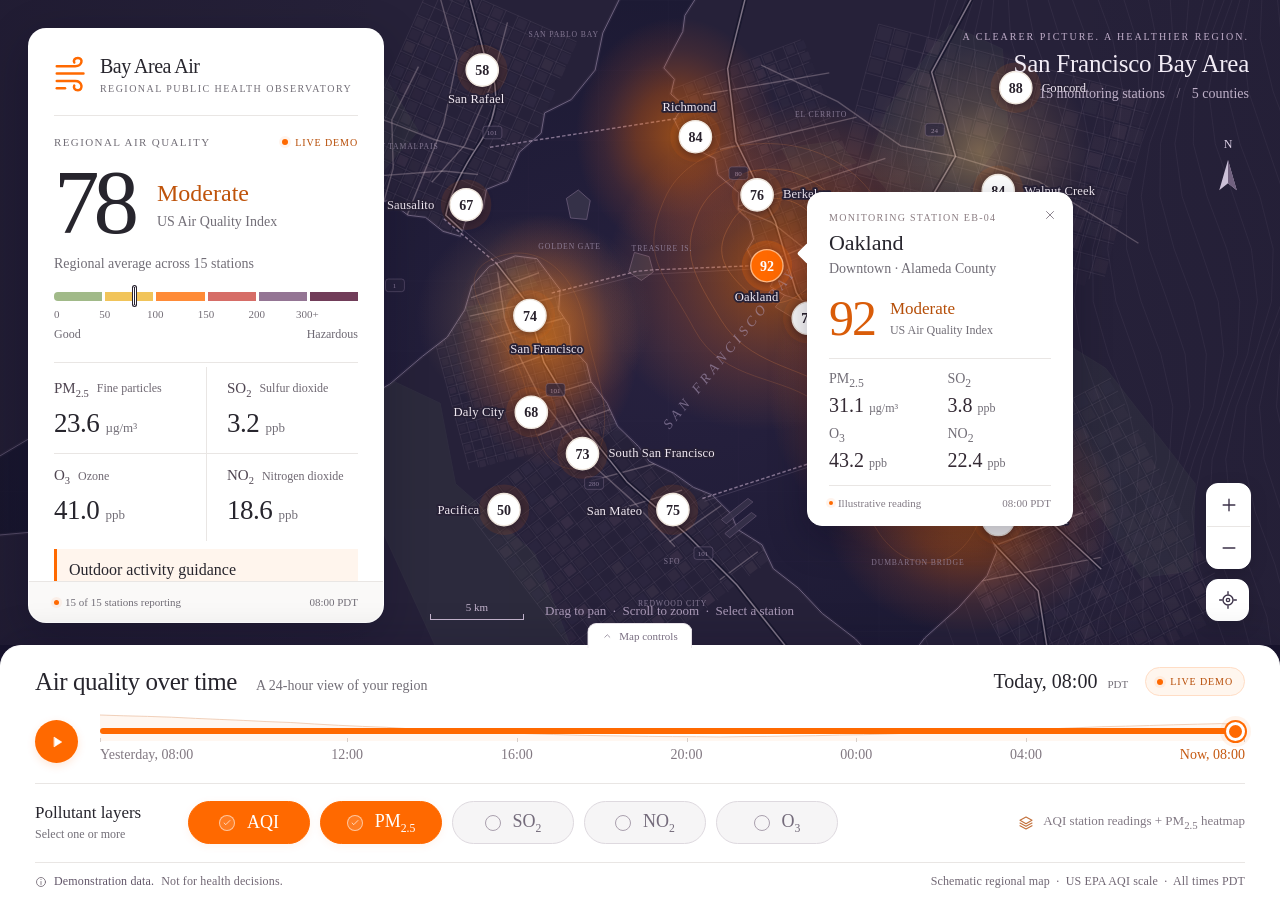
<file: demos/task-280.html>
<!DOCTYPE html>
<html lang="en">
<head>
<meta charset="UTF-8">
<meta name="viewport" content="width=device-width, initial-scale=1.0">
<meta name="theme-color" content="#19162f">
<title>Bay Area Air Observatory | Regional Air Quality</title>
<style>
:root{--orange:#ff6900;--ink:#27252d;--muted:#726e77;--purple:#211b38;--line:#e9e6e4;--dock-height:270px;--serif:Georgia,'Times New Roman',serif}
*{box-sizing:border-box}html,body{height:100%;margin:0;overflow:hidden}body{font-family:var(--serif);color:var(--ink);background:#18142c}button,input{font:inherit}button{cursor:pointer}button:focus-visible,input:focus-visible,[tabindex]:focus-visible{outline:3px solid #ff8a3d;outline-offset:5px}button{color:inherit}svg{display:block}.icon{width:20px;height:20px;fill:none;stroke:currentColor;stroke-width:1.65;stroke-linecap:round;stroke-linejoin:round;flex:none}.visually-hidden{position:absolute;width:1px;height:1px;padding:0;overflow:hidden;clip:rect(0,0,0,0);white-space:nowrap;border:0}
.map-stage{position:absolute;inset:0 0 var(--dock-height);overflow:hidden;background:radial-gradient(ellipse at 62% 25%,#27203d 0,#13132b 70%);transition:bottom .25s}.map-svg{width:100%;height:100%;touch-action:none;cursor:grab}.map-svg:active{cursor:grabbing}.map-grid{opacity:.06}.land{fill:#302b45;stroke:#6b607d;stroke-width:1.4}.coast-inner{fill:none;stroke:#9b84a0;stroke-width:5;opacity:.08}.minor-road{fill:none;stroke:#b2a4b6;stroke-width:1;opacity:.19}.major-road{fill:none;stroke:#c0abb8;stroke-width:2;opacity:.47}.highway-under{fill:none;stroke:#16152b;stroke-width:7;opacity:.8}.highway{fill:none;stroke:#a89aab;stroke-width:2.1;opacity:.7}.bridge{fill:none;stroke:#ad97b4;stroke-width:2;stroke-dasharray:5 3;opacity:.7}.park{fill:#556158;opacity:.21;stroke:#718071;stroke-width:1}.terrain{fill:none;stroke:#a899b0;stroke-width:1;opacity:.12}.map-label{font-family:var(--serif);fill:#d7cddd;font-size:17px;letter-spacing:1.2px;paint-order:stroke;stroke:#282139;stroke-width:4;stroke-linejoin:round}.map-water-label{font-family:var(--serif);fill:#b5a3c6;font-size:20px;letter-spacing:6px;opacity:.54;font-style:italic}.district-small{font-family:var(--serif);fill:#a99ab7;font-size:11px;letter-spacing:1.2px;opacity:.7}.heat-layer{transition:opacity .65s ease;pointer-events:none}.heat-drift{transition:transform .7s ease}.station{cursor:pointer;outline:none}.station .station-halo{fill:#ff6900;opacity:.1;transition:opacity .2s}.station .station-circle{fill:#fff;stroke:#eee5dc;stroke-width:2;filter:drop-shadow(0 2px 7px #10091e80)}.station text{font-family:var(--serif);fill:#28212c;font-size:20px;font-weight:bold;text-anchor:middle;dominant-baseline:central;pointer-events:none}.station .station-dot{fill:var(--orange);stroke:#ffc191;stroke-width:2}.station:hover .station-halo,.station:focus .station-halo,.station.selected .station-halo{opacity:.24}.station.selected .station-circle{fill:var(--orange);stroke:#ffb883;stroke-width:2}.station.selected text{fill:#fff}.station:focus-visible .station-circle{stroke:#fff;stroke-width:4}.station-label{pointer-events:none;fill:#f1e9f2;font-family:var(--serif);font-size:18px;letter-spacing:.2px;paint-order:stroke;stroke:#272136;stroke-width:5;stroke-linejoin:round}.station-value{pointer-events:none}.map-shade{position:absolute;inset:0;background:linear-gradient(90deg,#16122750,transparent 30%,transparent 83%,#16122718);pointer-events:none}
.overview{position:absolute;top:28px;left:28px;width:356px;background:#fff;border:1px solid #ffffffd9;border-radius:18px;box-shadow:0 12px 45px #09051c3d;overflow:hidden;z-index:3}.overview-inner{padding:25px 25px 0}.brand{display:flex;align-items:center;gap:11px;padding-bottom:23px;border-bottom:1px solid var(--line)}.brand-mark{width:35px;height:37px;color:var(--orange)}.brand-name{font-size:20px;line-height:1.2;letter-spacing:-.5px}.brand-kicker{font-size:10px;letter-spacing:1.45px;color:var(--muted);text-transform:uppercase;display:block;margin-top:5px}.overview-heading{display:flex;align-items:center;justify-content:space-between;margin-top:23px}.eyebrow{font-size:11px;letter-spacing:1.4px;text-transform:uppercase;font-weight:normal}.overview-heading .eyebrow{color:var(--muted)}.live-label{display:inline-flex;align-items:center;gap:7px;font-size:10px;letter-spacing:.9px;color:#b64b04;white-space:nowrap;text-transform:uppercase}.status-dot{display:inline-block;width:6px;height:6px;background:var(--orange);border-radius:50%;box-shadow:0 0 0 3px #ff690012}.aqi-overview{display:flex;align-items:center;gap:24px;margin:8px 0 6px}.big-aqi{font-size:91px;line-height:1.03;letter-spacing:-6px;font-weight:normal}.aqi-status{color:#bf530a;font-size:24px;margin:4px 0 7px}.aqi-unit{font-size:14px;color:var(--muted)}.reading-caption{font-size:14px;color:var(--muted);margin-top:0;margin-bottom:20px}.scale{position:relative;height:9px;display:grid;grid-template-columns:repeat(6,1fr);gap:3px;border-radius:5px}.scale span:first-child{border-radius:4px 0 0 4px}.scale span:last-child{border-radius:0 4px 4px 0}.scale-pointer{position:absolute;left:26%;top:-6px;height:20px;width:3px;background:#262130;border:1px solid white;box-shadow:0 0 0 1px #292330;border-radius:2px;transition:left .5s}.scale-numbers{display:flex;justify-content:space-between;font-size:11px;color:#736d76;margin-top:7px}.scale-descriptions{display:flex;justify-content:space-between;font-size:12px;color:#6d6872;margin-top:6px}.metric-grid{display:grid;grid-template-columns:1fr 1fr;margin-top:23px;padding-top:4px;border-top:1px solid var(--line)}.metric{padding:14px 0 15px}.metric:nth-child(even){padding-left:20px;border-left:1px solid var(--line)}.metric:nth-child(-n+2){border-bottom:1px solid var(--line)}.metric-label{font-size:14px;color:#6f6872;display:flex;align-items:center;gap:6px}.metric-label sub{font-size:.7em}.metric-reading{font-size:27px;line-height:1.2;margin-top:7px;font-variant-numeric:tabular-nums;letter-spacing:-.5px}.metric-reading small{font-size:13px;color:var(--muted);letter-spacing:0}.advisory{background:#fff5ed;border-left:3px solid var(--orange);margin:6px 0 21px;padding:12px 13px}.advisory-title{font-size:16px;margin:0 0 6px}.advisory p{font-size:13px;line-height:1.5;color:#6f5546;margin:0}.overview-footer{padding:14px 25px;background:#faf9f8;border-top:1px solid var(--line);display:flex;align-items:center;justify-content:space-between;font-size:11px;color:var(--muted)}.feed-state{display:flex;align-items:center;gap:6px}.feed-state .status-dot{width:5px;height:5px}.mobile-summary-toggle{display:none}
.region-heading{position:absolute;right:31px;top:31px;color:#f2ecf6;text-align:right;pointer-events:none}.region-heading .eyebrow{font-size:10px;color:#c0adc9;letter-spacing:2px}.region-heading h1{font-weight:normal;font-size:25px;letter-spacing:-.25px;margin:8px 0}.region-heading p{font-size:13px;color:#beb0c8;margin:0}.region-heading p span{padding:0 8px;color:#807389}.map-compass{position:absolute;right:39px;top:137px;display:flex;align-items:center;flex-direction:column;gap:7px;color:#ddd0e6;font-size:12px}.map-compass svg{width:26px;height:37px}.map-help{position:absolute;bottom:25px;left:30px;color:#c4b4ce;font-size:12px;display:flex;align-items:center;gap:21px}.map-scale{width:94px;border-bottom:1px solid #c4b4ce;position:relative;padding-bottom:6px;text-align:center;font-size:11px}.map-scale:before,.map-scale:after{content:'';position:absolute;bottom:0;width:1px;height:5px;background:#c4b4ce}.map-scale:before{left:0}.map-scale:after{right:0}.map-help .hint{color:#ac9bb9}.map-tools{position:absolute;bottom:24px;right:29px;display:flex;flex-direction:column;gap:10px}.zoom-group{border:1px solid #fff;border-radius:12px;overflow:hidden;background:#fff;box-shadow:0 5px 18px #0002}.map-tools button{width:43px;height:42px;display:grid;place-items:center;border:0;background:#fff;color:#3b3148}.map-tools button:hover{background:#fff1e7;color:#e95c00}.zoom-group button+button{border-top:1px solid var(--line)}.map-tools .recenter{border:1px solid #fff;border-radius:12px;box-shadow:0 5px 18px #0002}.map-tools button:disabled{color:#ccc;cursor:default}
.district-card{position:absolute;width:266px;padding:19px 21px 16px;border-radius:15px;border:1px solid #fff;background:#fff;box-shadow:0 14px 38px #0a071b55;z-index:4;opacity:1;transition:opacity .12s;pointer-events:auto}.district-card:before{content:'';position:absolute;left:-8px;top:53px;width:15px;height:15px;background:#fff;transform:rotate(45deg);border-radius:2px}.district-card[hidden]{display:none}.district-card .eyebrow{font-size:9px;letter-spacing:1.3px;color:#8a7c81}.district-card h2{font-size:22px;font-weight:normal;margin:7px 0 3px}.district-card .station-location{font-size:12px;color:var(--muted)}.close-tooltip{position:absolute;right:10px;top:10px;border:0;background:none;color:#89818b;width:25px;height:25px;display:grid;place-items:center}.close-tooltip .icon{width:14px;height:14px}.district-reading{display:flex;align-items:center;gap:15px;margin:15px 0}.district-number{font-size:50px;letter-spacing:-2px;line-height:1;color:#d95c09}.district-status{font-size:17px;color:#b54e08}.district-status small{display:block;margin-top:4px;font-size:11px;color:var(--muted)}.district-metrics{display:grid;grid-template-columns:1fr 1fr;border-top:1px solid var(--line);padding-top:12px;gap:9px 15px}.district-metrics>div{font-size:12px;color:var(--muted)}.district-metrics strong{display:block;font-weight:normal;font-size:17px;color:#342a34;margin-top:4px}.district-metrics strong small{font-size:11px;color:var(--muted)}.district-update{border-top:1px solid var(--line);padding-top:11px;margin-top:13px;font-size:10px;color:#837b85;display:flex;justify-content:space-between}.district-update span:first-child{display:flex;align-items:center;gap:5px}.district-update .status-dot{width:4px;height:4px}.map-notice{position:absolute;bottom:28px;left:50%;transform:translateX(-50%);background:#201a35dd;border:1px solid #6d5d7a;border-radius:22px;color:#e6dbea;font-size:12px;padding:10px 17px;white-space:nowrap;pointer-events:none;opacity:0;transition:opacity .2s}.map-notice.show{opacity:1}
.console{position:absolute;z-index:5;bottom:0;left:0;right:0;background:#fff;border:1px solid #fff;border-bottom:0;border-radius:21px 21px 0 0;box-shadow:0 -8px 36px #0f092626;padding:21px 34px 0}.console-handle{position:absolute;left:50%;top:-23px;transform:translateX(-50%);border:1px solid #e7e2e8;border-bottom:0;background:#fff;border-radius:9px 9px 0 0;height:25px;padding:2px 14px;display:flex;align-items:center;gap:7px;color:#786d80;font-size:11px}.console-handle svg{width:10px;height:10px}.console-heading{display:flex;align-items:center;justify-content:space-between;gap:16px}.console-title{display:flex;align-items:baseline;gap:19px}.console-title h2{font-weight:normal;font-size:25px;letter-spacing:-.4px;margin:0}.console-title>span{font-size:13px;color:var(--muted)}.time-status{display:flex;align-items:center;gap:17px}.selected-time{font-size:20px;font-variant-numeric:tabular-nums;white-space:nowrap}.selected-time small{font-size:11px;margin-left:5px;color:var(--muted)}.time-status .live-label{border:1px solid #ffddc5;border-radius:30px;background:#fff6ee;padding:8px 11px;font-size:10px}.live-reset{padding:7px 11px;background:#fff;border:1px solid #e8dbd0;border-radius:25px;color:#be5208;font-size:12px}.live-reset[hidden]{display:none}.timeline{display:flex;align-items:flex-start;gap:22px;padding:19px 0 20px}.play-button{margin-top:5px;width:43px;height:43px;border-radius:50%;display:grid;place-items:center;flex:none;border:0;background:var(--orange);color:#fff;box-shadow:0 3px 9px #ff690028}.play-button:hover{background:#e75e00}.play-button .icon{width:16px;height:16px;fill:currentColor;stroke-width:1}.timeline-track{flex:1;min-width:0;position:relative;padding-top:13px}.timeline-spark{position:absolute;top:-4px;left:0;width:100%;height:30px;opacity:.75;pointer-events:none}.time-range{position:relative;display:block;-webkit-appearance:none;appearance:none;margin:0;width:100%;height:6px;background:linear-gradient(to right,var(--orange) 100%,#e8e3e0 100%);border-radius:5px;cursor:pointer;z-index:2}.time-range::-webkit-slider-thumb{-webkit-appearance:none;width:19px;height:19px;border-radius:50%;background:var(--orange);border:3px solid #fff;box-shadow:0 0 0 2px var(--orange),0 0 0 6px #ff690013}.time-range::-moz-range-thumb{width:15px;height:15px;border-radius:50%;background:var(--orange);border:3px solid white;box-shadow:0 0 0 2px var(--orange)}.time-ticks{display:flex;justify-content:space-between;margin-top:13px;gap:8px;color:#827982;font-size:12px}.time-ticks span{position:relative;white-space:nowrap}.time-ticks span:last-child{color:#c65a12}.time-ticks span:before{content:'';width:1px;height:4px;background:#d8cfca;position:absolute;top:-9px;left:50%}.time-ticks span:first-child:before{left:0}.time-ticks span:last-child:before{left:auto;right:0}.layer-row{display:flex;align-items:center;gap:27px;border-top:1px solid var(--line);padding:17px 0 18px}.layer-heading{min-width:126px}.layer-heading h3{font-size:17px;font-weight:normal;margin:0 0 4px}.layer-heading p{font-size:11px;color:var(--muted);margin:0}.layer-buttons{display:flex;gap:10px;flex-wrap:wrap}.layer-button{display:flex;align-items:center;justify-content:center;gap:12px;min-width:122px;height:43px;padding:0 21px;border:1px solid #ded9df;border-radius:30px;color:#746b7b;background:#32233f0b;font-size:17px;transition:background .2s,border-color .2s,color .2s}.layer-button:hover{border-color:#f69350;background:#fff1e6}.layer-button .check{width:16px;height:16px;border:1px solid #aaa0ae;border-radius:50%;display:grid;place-items:center;flex:none}.layer-button .check svg{width:10px;height:10px;opacity:0}.layer-button[aria-pressed="true"]{background:var(--orange);color:white;border-color:var(--orange);box-shadow:0 2px 8px #ff690014}.layer-button[aria-pressed="true"] .check{border-color:#ffffff90;background:#fff2}.layer-button[aria-pressed="true"] .check svg{opacity:1}.layer-button sub{font-size:.65em}.layer-description{margin-left:auto;display:flex;align-items:center;gap:9px;color:#827984;font-size:12px;max-width:250px;line-height:1.4}.layer-description .icon{width:16px;height:16px;color:#c3713c}.console-footer{display:flex;align-items:center;justify-content:space-between;gap:15px;border-top:1px solid var(--line);padding:11px 0;color:#8c838b;font-size:10px;letter-spacing:.15px}.console-footer .source{display:flex;align-items:center;gap:7px}.console-footer .icon{width:12px;height:12px}.console-footer strong{font-weight:normal;color:#625669}.console.collapsed{padding-top:13px;padding-bottom:13px}.console.collapsed .timeline,.console.collapsed .layer-row,.console.collapsed .console-footer,.console.collapsed .console-title>span{display:none}.console.collapsed .console-handle svg{transform:rotate(180deg)}
@media(min-width:1600px){.overview{width:370px;left:32px;top:32px}.overview-inner{padding:27px 27px 0}.brand-name{font-size:22px}.brand-kicker{font-size:10px}.overview-heading{margin-top:25px}.big-aqi{font-size:100px}.aqi-overview{gap:27px}.metric-reading{font-size:29px}.metric{padding-top:16px;padding-bottom:17px}.advisory{margin-top:9px;margin-bottom:24px}.advisory p{font-size:14px}.overview-footer{padding:15px 27px;font-size:12px}.console{padding:24px 38px 0}.console-title h2{font-size:27px}.timeline{padding-top:23px;padding-bottom:24px}.layer-row{padding:20px 0;gap:33px}.layer-button{height:46px;min-width:140px}.layer-buttons{gap:12px}.layer-heading{min-width:148px}.console-footer{padding:12px 0;font-size:11px}.layer-description{max-width:none}.region-heading{right:37px;top:35px}.district-card{width:275px}}
@media(max-height:850px) and (min-width:901px){.overview{top:20px;left:20px;width:315px}.overview-inner{padding:18px 21px 0}.brand{padding-bottom:15px}.brand-name{font-size:20px}.overview-heading{margin-top:16px}.big-aqi{font-size:74px}.aqi-overview{gap:20px}.aqi-status{font-size:22px}.reading-caption{margin-bottom:15px}.metric-grid{margin-top:17px}.metric{padding:10px 0}.metric-reading{font-size:25px;margin-top:5px}.advisory{padding:9px 10px;margin-top:6px;margin-bottom:16px}.advisory p{font-size:12px}.overview-footer{padding:12px 21px;font-size:10px}.console{padding-top:17px}.console-title h2{font-size:23px}.timeline{padding-top:15px;padding-bottom:15px}.layer-row{padding:13px 0}.layer-button{height:40px}.console-footer{padding:9px 0}.layer-description{max-width:215px}.region-heading h1{font-size:23px}}
@media(max-width:1100px){.layer-description{display:none}.layer-row{gap:22px}.layer-buttons{gap:8px}.layer-button{min-width:103px;padding:0 15px}.console-title>span{display:none}.region-heading h1{font-size:23px}.map-help .hint{display:none}}
@media(max-width:900px){.overview{left:20px;top:20px;width:294px}.overview-inner{padding:20px 21px 0}.brand{gap:9px;padding-bottom:17px}.brand-name{font-size:19px}.brand-kicker{font-size:8px}.brand-mark{width:29px;height:32px}.overview-heading{margin-top:18px}.eyebrow{font-size:10px}.live-label{font-size:9px}.big-aqi{font-size:78px}.aqi-overview{gap:20px}.aqi-status{font-size:22px}.reading-caption{font-size:12px;margin-bottom:16px}.metric-grid{margin-top:18px}.metric{padding:12px 0}.metric-reading{font-size:25px}.metric-reading small{font-size:12px}.advisory{padding:10px;margin-bottom:18px}.advisory p{font-size:12px}.advisory-title{font-size:15px}.overview-footer{font-size:10px;padding:12px 21px}.region-heading{top:25px;right:21px}.region-heading .eyebrow{font-size:8px;letter-spacing:1.5px}.region-heading h1{font-size:20px}.region-heading p{font-size:11px}.map-compass{top:118px;right:28px}.map-help{left:22px;bottom:21px}.map-tools{right:20px;bottom:20px}.console{padding:20px 22px 0}.console-title h2{font-size:22px}.selected-time{font-size:17px}.time-status{gap:11px}.time-status .live-label{font-size:8px;padding:7px 9px}.timeline{gap:18px;padding-bottom:19px}.time-ticks{font-size:10px}.layer-row{gap:15px;align-items:flex-start}.layer-heading{min-width:105px;padding-top:4px}.layer-heading h3{font-size:15px}.layer-heading p{font-size:10px}.layer-button{min-width:92px;height:40px;padding:0 13px;gap:9px;font-size:16px}.layer-buttons{gap:7px}.console-footer{font-size:9px}.console-footer>span:last-child{max-width:205px;text-align:right}.district-card{width:235px;padding:16px}.district-card h2{font-size:20px}}
@media(max-width:600px){:root{--dock-height:312px}.overview{top:13px;left:13px;width:230px;border-radius:14px}.overview-inner{padding:15px 16px 0}.brand{padding-bottom:12px;gap:8px}.brand-mark{width:25px;height:27px}.brand-name{font-size:17px}.brand-kicker{font-size:7px;letter-spacing:.7px;margin-top:4px}.overview-heading{margin-top:13px}.overview-heading .eyebrow{font-size:8px;letter-spacing:.65px}.overview-heading .live-label{font-size:7px;gap:5px}.status-dot{width:5px;height:5px}.big-aqi{font-size:62px;letter-spacing:-3px}.aqi-overview{gap:16px;margin-top:6px;margin-bottom:5px}.aqi-status{font-size:19px;margin-bottom:5px}.aqi-unit{font-size:11px}.reading-caption{font-size:11px;margin-bottom:14px}.scale{height:7px;gap:2px}.scale-pointer{top:-5px;height:17px}.scale-numbers{font-size:9px;margin-top:6px}.scale-descriptions{font-size:10px;margin-top:4px}.metric-grid{margin-top:13px;padding-top:0}.metric{padding:11px 0!important}.metric:nth-child(even){padding-left:15px!important}.metric:nth-child(-n+2){border-bottom:0}.metric-label{font-size:12px}.metric-reading{font-size:23px;margin-top:4px}.metric-reading small{font-size:10px}.metric:nth-child(n+3),.advisory{display:none}.overview-footer{padding:10px 16px;font-size:8px}.overview-footer>span:last-child{display:none}.mobile-summary-toggle{display:flex;align-items:center;gap:4px;border:0;background:none;padding:0;color:#a34910;font-size:10px}.mobile-summary-toggle svg{width:10px;height:10px}.overview.expanded .metric:nth-child(n+3){display:block}.overview.expanded .metric:nth-child(-n+2){border-bottom:1px solid var(--line)}.overview.expanded .advisory{display:block;margin-bottom:13px}.overview.expanded .mobile-summary-toggle svg{transform:rotate(180deg)}.region-heading{right:15px;top:19px}.region-heading .eyebrow{display:none}.region-heading h1{font-size:13px;max-width:106px;line-height:1.45;margin:0}.region-heading p{font-size:9px;margin-top:7px}.region-heading p span,.region-heading .counties{display:none}.map-compass{right:24px;top:91px;font-size:10px;gap:4px}.map-compass svg{width:18px;height:27px}.map-help{bottom:17px;left:16px}.map-scale{width:69px;font-size:9px}.map-tools{bottom:16px;right:14px;gap:8px}.map-tools button{width:36px;height:35px}.map-tools .icon{width:17px;height:17px}.zoom-group,.map-tools .recenter{border-radius:10px}.console{padding:18px 17px 0;border-radius:18px 18px 0 0}.console-heading{align-items:flex-start;gap:6px}.console-title h2{font-size:19px;max-width:170px;line-height:1.2}.time-status{gap:3px;align-items:flex-end;flex-direction:column}.selected-time{font-size:15px}.selected-time small{font-size:8px;margin-left:3px}.time-status .live-label{border:0;padding:3px 0 0;background:none;font-size:7px;letter-spacing:.5px;gap:5px}.time-status .status-dot{width:4px;height:4px}.live-reset{font-size:9px;padding:2px 6px}.timeline{gap:13px;padding:15px 0 16px}.play-button{width:35px;height:35px;margin-top:3px}.play-button .icon{width:13px;height:13px}.timeline-track{padding-top:10px}.timeline-spark{height:25px;top:-4px}.time-range{height:5px}.time-range::-webkit-slider-thumb{width:16px;height:16px}.time-ticks{font-size:9px;margin-top:12px;gap:0}.time-ticks span:nth-child(2),.time-ticks span:nth-child(3),.time-ticks span:nth-child(5),.time-ticks span:nth-child(6){display:none}.time-ticks span:first-child{font-size:0}.time-ticks span:first-child:after{content:'Yesterday 08:00';font-size:9px}.time-ticks span:last-child{font-size:0}.time-ticks span:last-child:after{content:'Now';font-size:9px}.layer-row{display:block;padding:13px 0}.layer-heading{display:flex;align-items:baseline;justify-content:space-between;margin-bottom:11px;padding-top:0}.layer-heading h3{font-size:15px;margin:0}.layer-heading p{font-size:10px}.layer-buttons{display:grid;grid-template-columns:repeat(5,1fr);gap:5px}.layer-button{padding:0 5px;min-width:0;height:39px;gap:4px;font-size:14px}.layer-button .check{width:12px;height:12px}.layer-button .check svg{width:8px;height:8px}.console-footer{padding:10px 0 12px;display:block;font-size:8px;line-height:1.5}.console-footer .source{gap:5px}.console-footer>span:last-child{display:block;max-width:none;text-align:left;margin-top:3px;margin-left:17px}.console-handle{font-size:10px;top:-21px;height:23px}.district-card{width:217px;z-index:4;padding:14px 16px}.district-card:before{display:none}.district-card h2{font-size:19px}.district-reading{margin:11px 0}.district-number{font-size:40px}.district-status{font-size:15px}.district-metrics{gap:7px 10px;padding-top:9px}.district-metrics>div{font-size:10px}.district-metrics strong{font-size:15px}.district-update{font-size:9px;margin-top:10px;padding-top:9px}.map-notice{bottom:19px;max-width:245px;overflow:hidden;text-overflow:ellipsis;font-size:10px;padding:8px 12px}.console.collapsed .console-title h2{max-width:none;font-size:18px}.console.collapsed .time-status .live-label{display:none}}
.map-svg{user-select:none;-webkit-user-select:none}.overview{max-height:calc(100% - 50px);display:flex;flex-direction:column}.overview-inner{overflow-y:auto;min-height:0;scrollbar-width:thin}.overview-footer{flex-shrink:0}.station.is-warning:not(.selected) .station-circle{fill:#ffecd8;stroke:#ff873d}.land{fill:#262139}.minor-road{opacity:.14}.major-road{opacity:.36}.park{opacity:.14}.metric-symbol{white-space:nowrap;color:#504652}.metric-description{font-size:12px;line-height:1.3}.metric-label{gap:8px}.metric-symbol sub{font-size:.7em}.advisory-title{font-weight:normal}.console-footer{color:#706673}.console-title>span,.layer-description{font-size:14px}.layer-heading p{font-size:12px}.time-ticks{font-size:14px}.district-card .eyebrow{font-size:10px}.district-card .station-location{font-size:14px;line-height:1.4}.district-metrics>div{font-size:14px}.district-metrics strong{font-size:20px}.district-metrics strong small{font-size:12px}.district-update{font-size:11px}.district-status small{font-size:12px}.map-help{left:430px}.map-help .hint{font-size:13px}.scale-numbers{position:relative;height:13px;display:block}.scale-numbers span{position:absolute;transform:translateX(-50%)}.scale-numbers span:nth-child(1){left:0;transform:none}.scale-numbers span:nth-child(2){left:16.66%}.scale-numbers span:nth-child(3){left:33.33%}.scale-numbers span:nth-child(4){left:50%}.scale-numbers span:nth-child(5){left:66.66%}.scale-numbers span:nth-child(6){left:83.33%}.overview .metric{padding-top:13px;padding-bottom:14px}.overview .metric-reading{margin-top:8px}.overview .advisory{padding:12px;margin-top:8px}.overview .advisory p{font-size:14px;line-height:1.5}.overview .advisory-title{font-size:16px}.overview .metric-label{font-size:15px}.live-label[hidden]{display:none}
@media(min-width:901px){.overview .brand{padding-bottom:20px}.overview .overview-heading{margin-top:20px}.overview .metric-grid{margin-top:20px}.overview .advisory{margin-bottom:20px}.overview-footer{font-size:11px}.layer-button{font-size:18px}.console-footer{font-size:12px}.layer-description{font-size:13px}.region-heading p{font-size:14px}}
@media(max-width:900px){.metric-label{gap:6px}.metric-description{font-size:11px}.overview .metric-label{font-size:14px}.overview .advisory p{font-size:13px}.overview .advisory{padding:10px}.time-ticks{font-size:11px}.layer-heading p{font-size:10px}.map-help{left:22px}.district-card .station-location{font-size:12px}.district-metrics>div{font-size:12px}.district-metrics strong{font-size:18px}.district-update{font-size:10px}}
@media(max-width:600px){.overview .metric-label{font-size:13px;gap:4px;align-items:baseline}.metric-description{display:none}.overview .metric-reading{margin-top:5px}.overview .advisory p{font-size:12px}.overview .advisory-title{font-size:14px}.time-ticks{font-size:10px}.layer-button{height:44px}.layer-heading p{font-size:11px}.console-footer{font-size:9px}.map-help{left:16px}.overview-footer>span#summary-time{display:none}.district-card .eyebrow{font-size:9px}.district-card .station-location{font-size:11px}.district-metrics>div{font-size:11px}.district-metrics strong{font-size:17px}}
@media(max-width:600px) and (max-height:800px){.overview-inner{padding-top:12px}.brand{padding-bottom:8px}.overview-heading{margin-top:9px}.big-aqi{font-size:51px}.reading-caption{margin-bottom:10px;font-size:10px}.scale-descriptions{display:none}.metric-grid{margin-top:9px}.overview .metric{padding:8px 0!important}.overview .metric:nth-child(even){padding-left:14px!important}.overview-footer{padding-top:8px;padding-bottom:8px}.overview .metric-reading{font-size:21px}.overview .metric-label{font-size:12px}.console{padding-top:13px}.timeline{padding-top:11px;padding-bottom:12px}.layer-row{padding-top:10px;padding-bottom:11px}.console-footer{padding-top:8px;padding-bottom:8px}.overview .advisory{display:none}}
@media(prefers-reduced-motion:reduce){*,*:before,*:after{transition:none!important;animation:none!important}}
</style>
</head>
<body>
<svg width="0" height="0" style="position:absolute" aria-hidden="true"><defs>
<symbol id="i-check" viewBox="0 0 24 24"><path d="m5 12 4 4L19 6"/></symbol>
<symbol id="i-plus" viewBox="0 0 24 24"><path d="M12 5v14M5 12h14"/></symbol>
<symbol id="i-minus" viewBox="0 0 24 24"><path d="M5 12h14"/></symbol>
<symbol id="i-target" viewBox="0 0 24 24"><circle cx="12" cy="12" r="6"/><circle cx="12" cy="12" r="2"/><path d="M12 2v3m0 14v3M2 12h3m14 0h3"/></symbol>
<symbol id="i-close" viewBox="0 0 24 24"><path d="m6 6 12 12M6 18 18 6"/></symbol>
<symbol id="i-chevron" viewBox="0 0 24 24"><path d="m6 15 6-6 6 6"/></symbol>
<symbol id="i-info" viewBox="0 0 24 24"><circle cx="12" cy="12" r="9"/><path d="M12 11v6m0-10v.1"/></symbol>
<symbol id="i-layers" viewBox="0 0 24 24"><path d="m12 3 9 5-9 5-9-5 9-5Zm-9 9 9 5 9-5M3 16l9 5 9-5"/></symbol>
<symbol id="i-play" viewBox="0 0 24 24"><path d="m8 5 11 7-11 7Z"/></symbol>
<symbol id="i-pause" viewBox="0 0 24 24"><path d="M7 5h3v14H7zM14 5h3v14h-3z"/></symbol>
</defs></svg>
<main aria-label="Bay Area air quality observatory">
<div class="map-stage" id="map-stage">
<svg class="map-svg" id="map" viewBox="0 0 1920 920" preserveAspectRatio="xMidYMid slice" role="group" aria-label="Interactive schematic map of air quality in the San Francisco Bay Area. Select a monitoring station for pollutant readings.">
<defs>
<pattern id="map-grid" width="100" height="100" patternUnits="userSpaceOnUse"><path d="M100 0H0v100" fill="none" stroke="#be9cc6" stroke-width=".6"/></pattern>
<radialGradient id="water"><stop stop-color="#27213f"/><stop offset="1" stop-color="#121329"/></radialGradient>
<radialGradient id="heat-orange"><stop stop-color="#ff7800" stop-opacity=".51"/><stop offset=".4" stop-color="#ff6a00" stop-opacity=".32"/><stop offset=".73" stop-color="#e96323" stop-opacity=".12"/><stop offset="1" stop-color="#fa6525" stop-opacity="0"/></radialGradient>
<radialGradient id="heat-hot"><stop stop-color="#ff6b20" stop-opacity=".6"/><stop offset=".28" stop-color="#ff7200" stop-opacity=".38"/><stop offset=".65" stop-color="#e86824" stop-opacity=".19"/><stop offset="1" stop-color="#ed752f" stop-opacity="0"/></radialGradient>
<radialGradient id="heat-soft"><stop stop-color="#fdc86a" stop-opacity=".35"/><stop offset=".5" stop-color="#eeb66a" stop-opacity=".14"/><stop offset="1" stop-color="#efa85f" stop-opacity="0"/></radialGradient>
<filter id="cloud-blur"><feGaussianBlur stdDeviation="12"/></filter>
<path id="marin-land" d="M-300-200H977L935-10 907 47 896 100 862 142 824 161 819 190 788 217 771 258 741 270 736 298 713 310 704 337 679 330 654 310 629 307 602 286 578 290 561 326 533 321 511 303 493 345 481 378 445 397 429 435 380 462 345 503 279 528 224 567 132 600-20 690-300 720Z"/>
<path id="peninsula-land" d="M-300 1170V794L227 747 380 678 510 601 603 548 650 508 685 481 710 442 720 408 745 380 782 365 813 369 828 389 846 413 844 442 859 464 862 495 884 519 890 544 913 575 928 608 958 637 973 658 1008 675 1036 695 1063 706 1090 733 1099 755 1134 777 1150 811 1186 839 1220 875 1267 911 1310 957 1410 1170Z"/>
<path id="east-land" d="M1028-200H2250V1200H1336L1323 966 1366 910 1414 867 1455 821 1469 786 1458 760 1442 737 1444 719 1415 707 1396 688 1384 659 1368 639 1356 611 1331 590 1303 573 1287 548 1261 531 1256 503 1223 486 1215 469 1181 457 1165 439 1173 425 1146 409 1152 395 1123 376 1113 356 1122 341 1116 315 1100 299 1101 275 1071 249 1067 226 1048 217 1021 196 1009 171 1022 150 1004 134 1009 113 994 97 1004 77 1021 45 1024 22 1059-33Z"/>
<clipPath id="land-clip"><use href="#marin-land"/><use href="#peninsula-land"/><use href="#east-land"/></clipPath>
</defs>
<rect x="-500" y="-500" width="3000" height="2000" fill="url(#water)"/>
<g id="map-world">
<rect x="-300" y="-300" width="2520" height="1520" fill="url(#map-grid)" class="map-grid"/>
<g class="land"><use href="#marin-land"/><use href="#peninsula-land"/><use href="#east-land"/></g>
<g class="coast-inner"><use href="#marin-land"/><use href="#peninsula-land"/><use href="#east-land"/></g>
<g clip-path="url(#land-clip)">
<g class="park"><path d="M422 128q90-105 167-30l55 89-55 62-40 66-70-22-40-68Z"/><path d="m1402 35 75 35 8 114-55 84 22 94-47 79-60-24-12-122-49-57 29-84Z"/><path d="m1494 445 130 80 128 165-4 124-72 10-90-130-121-43-44-84Z"/><path d="m592 536 83 39 22 115 113 99 50 130-184 20-91-198Z"/><path d="m711 438 64-10 14 22-70 10Z"/><path d="m769 384 27-7 18 30-42 13Z"/><path d="m1162 212 78-11 29 31-82 25Z"/></g>
<g id="street-grid"></g>
<g id="terrain-lines" class="terrain"></g>
<g class="major-road"><path d="M663 260 710 207 747 123 771 32M627 309l53-132 19-92-31-114M573 365 608 240l-2-69 38-76M719 425l97-36M717 451l118-26M733 487l118-33M759 530l101-37M790 576l116-36M814 621l104-37M890 686l96-26M918 730l102-31M1002 773l74-52M1074 827l54-40M1230 104l-180 31M1269 167l-195 46M1310 226l-215 70M1291 313l-156 64M1363 371l-192 79M1404 427l-150 70M1439 507l-137 50M1489 581l-131 49M1522 653l-106 69M1592 731l-155 58M1617 795l-182 36"/></g>
<path class="highway-under" d="M697-80 738 78Q773 142 732 203T683 307L754 374 798 431 823 517 875 604 942 688 1025 761 1098 834 1191 951M1127-70l-42 168 12 104 56 114 30 101 71 107 64 48 59 109 77 83 74 79 27 173M1459-50l-83 153 34 120-68 116-43 87 46 112 59 76 92 84 122 114"/>
<path class="highway" d="M697-80 738 78Q773 142 732 203T683 307L754 374 798 431 823 517 875 604 942 688 1025 761 1098 834 1191 951M1127-70l-42 168 12 104 56 114 30 101 71 107 64 48 59 109 77 83 74 79 27 173M1459-50l-83 153 34 120-68 116-43 87 46 112 59 76 92 84 122 114"/>
<path class="major-road" d="M757 389 767 455 787 506 817 566 858 619 890 661 948 713 1010 780M1099 297l49 20 51 41 51 48 14 49M1133 93l109 52 90 63 78 15 119 36 142 88M1270 329l-40 24-3 52 45 85 69 53 54 88 49 72M504 138l109 40 53 21 57 15M510 301l62-49 108-8 49 5"/>
</g>
<g fill="#353148" stroke="#736482" stroke-width="1"><path d="m952 360 21 6 6 22-17 12-18-12Z"/><path d="m855 283 17-12 17 15-5 27-23-2Z"/><path d="m1166 421 61 18 9 28-55-12-28-17Z"/></g>
<g class="bridge"><path d="m680 312 77 65M834 418 955 387 978 385 1120 379M1049 711l306-100M746 210l267-41"/></g>
<g fill="none" stroke="#c6abca" opacity=".25"><path d="m835 424 121-31 22-2 140-7M685 309l78 65M1052 715l304-100"/></g>
<g fill="#37314a" stroke="#695b77" stroke-width="1" opacity=".9"><path d="m1076 741 38-30 7 5-38 31Z"/><path d="m1081 761 38-30 7 5-38 31Z"/><path d="m1288 525 42 8 1 8-44-8Z"/></g>
<g id="heat-aqi" class="heat-layer" opacity="1"><g class="heat-drift" data-drift="0.7"><ellipse cx="809" cy="451" rx="168" ry="147" fill="url(#heat-soft)"/><ellipse cx="1431" cy="725" rx="210" ry="180" fill="url(#heat-orange)"/><ellipse cx="1446" cy="218" rx="158" ry="150" fill="url(#heat-soft)"/></g></g>
<g id="heat-pm25" class="heat-layer" opacity="1"><g class="heat-drift" data-drift="1"><ellipse cx="1167" cy="380" rx="266" ry="227" fill="url(#heat-hot)" transform="rotate(-25 1167 380)"/><ellipse cx="1353" cy="588" rx="199" ry="228" fill="url(#heat-hot)" transform="rotate(-37 1353 588)"/><ellipse cx="828" cy="485" rx="132" ry="180" fill="url(#heat-orange)"/><ellipse cx="1013" cy="192" rx="145" ry="167" fill="url(#heat-orange)"/>
<g fill="none" stroke="#f5904a" stroke-width="1"><path opacity=".24" d="M995 284c34-80 156-99 235-59s109 130 83 188-20 75 28 139 130 112 104 187-99 85-143 23-28-135-82-182-141-32-183-111-79-101-42-185Z"/><path opacity=".32" d="M1042 307c24-60 106-86 165-48s79 96 51 151-10 90 36 131 104 131 79 167-53 27-64-8-43-120-82-148-113-33-151-95-58-94-34-150Z"/><path opacity=".35" d="M1088 321c19-39 76-52 111-20s33 75 8 102-60 44-96 11-44-58-23-93Z"/><path opacity=".19" d="M744 372c63-33 121 11 136 85s37 115 27 168-61 57-85 16-16-91-45-134-83-108-33-135Z"/></g>
</g></g>
<g id="heat-so2" class="heat-layer" opacity="0"><g class="heat-drift" data-drift="1.4"><ellipse cx="1025" cy="189" rx="200" ry="155" fill="url(#heat-hot)"/><ellipse cx="1255" cy="499" rx="174" ry="210" fill="url(#heat-orange)"/></g></g>
<g id="heat-no2" class="heat-layer" opacity="0"><g class="heat-drift" data-drift=".6"><ellipse cx="825" cy="462" rx="175" ry="185" fill="url(#heat-hot)"/><ellipse cx="1143" cy="358" rx="200" ry="175" fill="url(#heat-hot)"/><ellipse cx="1370" cy="600" rx="143" ry="185" fill="url(#heat-orange)"/></g></g>
<g id="heat-o3" class="heat-layer" opacity="0"><g class="heat-drift" data-drift=".9"><ellipse cx="1461" cy="264" rx="290" ry="190" fill="url(#heat-orange)"/><ellipse cx="751" cy="98" rx="195" ry="140" fill="url(#heat-soft)"/><ellipse cx="1025" cy="745" rx="250" ry="154" fill="url(#heat-soft)"/></g></g>
<g pointer-events="none"><text class="map-water-label" x="291" y="735" transform="rotate(-24 291 735)">PACIFIC OCEAN</text><text class="map-water-label" x="1002" y="613" transform="rotate(-51 1002 613)">SAN FRANCISCO BAY</text><text class="district-small" x="551" y="212">MOUNT TAMALPAIS</text><text class="district-small" x="1408" y="384" transform="rotate(28 1408 384)">EAST BAY HILLS</text><text class="district-small" x="815" y="355">GOLDEN GATE</text><text class="district-small" x="948" y="358">TREASURE IS.</text><text class="district-small" x="994" y="805">SFO</text><text class="district-small" x="1279" y="511">OAK</text><text class="district-small" x="1181" y="167">EL CERRITO</text><text class="district-small" x="801" y="53">SAN PABLO BAY</text><text class="district-small" x="957" y="864">REDWOOD CITY</text><text class="district-small" x="1290" y="806">DUMBARTON BRIDGE</text></g>
<g id="road-shields"></g><g id="stations"></g>
</g>
</svg>
<div class="map-shade"></div>
<section class="overview" id="overview" aria-label="Regional air quality summary">
<div class="overview-inner">
<div class="brand"><svg class="brand-mark" viewBox="0 0 38 40" fill="none" aria-hidden="true"><path d="M3 11h20c8 0 9-9 3-9-4 0-5 3-4 5M3 19h29M3 27h20c8 0 9 10 3 10-4 0-5-3-4-5" stroke="currentColor" stroke-width="2.7" stroke-linecap="round"/><path d="M3 35h9" stroke="currentColor" stroke-width="2.7" stroke-linecap="round"/></svg><div class="brand-name">Bay Area Air<span class="brand-kicker">Regional Public Health Observatory</span></div></div>
<div class="overview-heading"><span class="eyebrow">Regional air quality</span><span class="live-label" id="summary-feed"><i class="status-dot"></i>Live demo</span></div>
<div class="aqi-overview"><div class="big-aqi" id="regional-aqi">78</div><div><div class="aqi-status" id="regional-status">Moderate</div><div class="aqi-unit">US Air Quality Index</div></div></div>
<p class="reading-caption">Regional average across 15 stations</p>
<div class="scale" aria-label="US AQI scale: Good 0 to 50, Moderate 51 to 100, Unhealthy for sensitive groups 101 to 150, Unhealthy 151 to 200, Very unhealthy 201 to 300, Hazardous above 300"><span style="background:#a1ba89"></span><span style="background:#f1c45a"></span><span style="background:#ff8b37"></span><span style="background:#d66d67"></span><span style="background:#947594"></span><span style="background:#713d59"></span><i class="scale-pointer" id="scale-pointer"></i></div>
<div class="scale-numbers"><span>0</span><span>50</span><span>100</span><span>150</span><span>200</span><span>300+</span></div>
<div class="scale-descriptions"><span>Good</span><span>Hazardous</span></div>
<div class="metric-grid"><div class="metric"><div class="metric-label"><span class="metric-symbol">PM<sub>2.5</sub></span><span class="metric-description">Fine particles</span></div><div class="metric-reading"><span id="regional-pm">23.6</span> <small>&micro;g/m&sup3;</small></div></div><div class="metric"><div class="metric-label"><span class="metric-symbol">SO<sub>2</sub></span><span class="metric-description">Sulfur dioxide</span></div><div class="metric-reading"><span id="regional-so2">3.2</span> <small>ppb</small></div></div><div class="metric"><div class="metric-label"><span class="metric-symbol">O<sub>3</sub></span><span class="metric-description">Ozone</span></div><div class="metric-reading"><span id="regional-o3">41.0</span> <small>ppb</small></div></div><div class="metric"><div class="metric-label"><span class="metric-symbol">NO<sub>2</sub></span><span class="metric-description">Nitrogen dioxide</span></div><div class="metric-reading"><span id="regional-no2">18.6</span> <small>ppb</small></div></div></div>
<div class="advisory"><h2 class="advisory-title" id="advice-title">Outdoor activity guidance</h2><p id="advice-copy">Acceptable for most. If unusually sensitive, consider shorter outdoor activity.</p></div>
</div>
<div class="overview-footer"><span class="feed-state"><i class="status-dot"></i><span id="reporting-state">15 of 15 stations reporting</span></span><span id="summary-time">08:00 PDT</span><button class="mobile-summary-toggle" id="summary-toggle" aria-expanded="false">More <svg class="icon" style="transform:rotate(180deg)"><use href="#i-chevron"/></svg></button></div>
</section>
<header class="region-heading"><div class="eyebrow">A clearer picture. A healthier region.</div><h1>San Francisco Bay Area</h1><p>15 monitoring stations <span>/</span> <span class="counties" style="padding:0;color:inherit">5 counties</span></p></header>
<div class="map-compass" aria-hidden="true"><span>N</span><svg viewBox="0 0 26 38"><path d="m13 1 9 31-9-7-9 7Z" fill="#ded2e9" fill-opacity=".9"/><path d="M13 1v24l9 7Z" fill="#71617f"/></svg></div>
<section class="district-card" id="district-card" aria-label="Selected monitoring station" hidden><button class="close-tooltip" id="close-tooltip" aria-label="Close station details"><svg class="icon"><use href="#i-close"/></svg></button><div class="eyebrow">Monitoring station <span id="station-code">EB-04</span></div><h2 id="district-name">Oakland</h2><div class="station-location" id="district-location">Downtown &middot; Alameda County</div><div class="district-reading"><div class="district-number" id="district-aqi">92</div><div class="district-status"><span id="district-status">Moderate</span><small>US Air Quality Index</small></div></div><div class="district-metrics"><div>PM<sub>2.5</sub><strong><span id="district-pm">31.1</span> <small>&micro;g/m&sup3;</small></strong></div><div>SO<sub>2</sub><strong><span id="district-so2">3.8</span> <small>ppb</small></strong></div><div>O<sub>3</sub><strong><span id="district-o3">43.2</span> <small>ppb</small></strong></div><div>NO<sub>2</sub><strong><span id="district-no2">22.4</span> <small>ppb</small></strong></div></div><div class="district-update"><span><i class="status-dot"></i>Illustrative reading</span><span id="district-time">08:00 PDT</span></div></section>
<div class="map-help"><div class="map-scale" id="map-scale">5 km</div><span class="hint">Drag to pan &nbsp;&middot;&nbsp; Scroll to zoom &nbsp;&middot;&nbsp; Select a station</span></div>
<div class="map-tools" aria-label="Map controls"><div class="zoom-group"><button id="zoom-in" aria-label="Zoom in"><svg class="icon"><use href="#i-plus"/></svg></button><button id="zoom-out" aria-label="Zoom out"><svg class="icon"><use href="#i-minus"/></svg></button></div><button class="recenter" id="recenter" aria-label="Reset map view"><svg class="icon"><use href="#i-target"/></svg></button></div>
<div class="map-notice" id="map-notice" role="status"></div>
</div>
<section class="console" id="console" aria-label="Time and pollutant controls">
<button class="console-handle" id="console-toggle" aria-expanded="true"><svg class="icon"><use href="#i-chevron"/></svg><span>Map controls</span></button>
<div class="console-heading"><div class="console-title"><h2>Air quality over time</h2><span>A 24-hour view of your region</span></div><div class="time-status"><time class="selected-time" id="selected-time">Today, 08:00 <small>PDT</small></time><span class="live-label" id="live-badge"><i class="status-dot"></i>Live demo</span><button class="live-reset" id="live-reset" hidden>Back to latest</button></div></div>
<div class="timeline"><button class="play-button" id="play-button" aria-label="Play 24-hour pollution history"><svg class="icon"><use id="play-icon" href="#i-play"/></svg></button><div class="timeline-track"><svg class="timeline-spark" viewBox="0 0 1600 30" preserveAspectRatio="none" aria-hidden="true"><path d="M0 24 35 22 70 23 105 18 140 20 175 17 210 16 245 20 280 18 315 12 350 15 385 10 420 14 455 8 490 11 525 7 560 10 595 12 630 8 665 13 700 15 735 11 770 18 805 16 840 20 875 19 910 16 945 19 980 21 1015 19 1050 17 1085 20 1120 16 1155 14 1190 17 1225 11 1260 13 1295 7 1330 12 1365 9 1400 13 1435 8 1470 11 1505 7 1540 10 1575 5 1600 8V30H0Z" fill="#ff690013"/><path d="M0 24 35 22 70 23 105 18 140 20 175 17 210 16 245 20 280 18 315 12 350 15 385 10 420 14 455 8 490 11 525 7 560 10 595 12 630 8 665 13 700 15 735 11 770 18 805 16 840 20 875 19 910 16 945 19 980 21 1015 19 1050 17 1085 20 1120 16 1155 14 1190 17 1225 11 1260 13 1295 7 1330 12 1365 9 1400 13 1435 8 1470 11 1505 7 1540 10 1575 5 1600 8" fill="none" stroke="#e8b694" stroke-width="1"/></svg><label for="time-range" class="visually-hidden">Time in the last 24 hours</label><input class="time-range" id="time-range" type="range" min="0" max="48" step="1" value="48" aria-valuetext="Today at 08:00 PDT, latest demonstration readings"><div class="time-ticks" aria-hidden="true"><span>Yesterday, 08:00</span><span>12:00</span><span>16:00</span><span>20:00</span><span>00:00</span><span>04:00</span><span>Now, 08:00</span></div></div></div>
<div class="layer-row"><div class="layer-heading"><h3>Pollutant layers</h3><p>Select one or more</p></div><div class="layer-buttons" role="group" aria-label="Pollutant map layers"><button class="layer-button" data-layer="aqi" aria-pressed="true" aria-label="Air Quality Index layer"><span class="check"><svg class="icon"><use href="#i-check"/></svg></span><span>AQI</span></button><button class="layer-button" data-layer="pm25" aria-pressed="true" aria-label="PM2.5 fine particulate matter layer"><span class="check"><svg class="icon"><use href="#i-check"/></svg></span><span>PM<sub>2.5</sub></span></button><button class="layer-button" data-layer="so2" aria-pressed="false" aria-label="Sulfur dioxide layer"><span class="check"><svg class="icon"><use href="#i-check"/></svg></span><span>SO<sub>2</sub></span></button><button class="layer-button" data-layer="no2" aria-pressed="false" aria-label="Nitrogen dioxide layer"><span class="check"><svg class="icon"><use href="#i-check"/></svg></span><span>NO<sub>2</sub></span></button><button class="layer-button" data-layer="o3" aria-pressed="false" aria-label="Ozone layer"><span class="check"><svg class="icon"><use href="#i-check"/></svg></span><span>O<sub>3</sub></span></button></div><div class="layer-description"><svg class="icon"><use href="#i-layers"/></svg><span id="layer-description">AQI station readings + PM<sub>2.5</sub> heatmap</span></div></div>
<footer class="console-footer"><span class="source"><svg class="icon"><use href="#i-info"/></svg><strong>Demonstration data.</strong> Not for health decisions.</span><span>Schematic regional map &nbsp;&middot;&nbsp; US EPA AQI scale &nbsp;&middot;&nbsp; All times PDT</span></footer>
</section>
<div class="visually-hidden" id="announcements" aria-live="polite"></div>
</main>
<script>
(() => {
'use strict';
const $ = id => document.getElementById(id);
const NS = 'http://www.w3.org/2000/svg';
function svgEl(tag, attrs, parent){const node=document.createElementNS(NS,tag);for(const [k,v] of Object.entries(attrs))node.setAttribute(k,v);if(parent)parent.appendChild(node);return node;}
let seed=37;
function random(){seed=(seed*16807)%2147483647;return(seed-1)/2147483646;}
// Street geometry is intentionally schematic; all readings are a deterministic demonstration.
const grids=[{x:677,y:370,w:223,h:276,angle:-15,cell:14},{x:770,y:581,w:370,h:322,angle:-37,cell:19},{x:999,y:92,w:282,h:460,angle:-21,cell:17},{x:1160,y:429,w:362,h:435,angle:-30,cell:19},{x:1258,y:82,w:405,h:274,angle:15,cell:24},{x:589,y:0,w:224,h:326,angle:24,cell:19},{x:1420,y:592,w:315,h:360,angle:-28,cell:21}];
for(const g of grids){const group=svgEl('g',{transform:`rotate(${g.angle} ${g.x+g.w/2} ${g.y+g.h/2})`},$('street-grid'));for(let x=g.x;x<g.x+g.w;x+=g.cell){for(let y=g.y;y<g.y+g.h;y+=g.cell){if(random()>.16)svgEl('rect',{x:x+2,y:y+2,width:g.cell-5,height:g.cell-5,rx:1,fill:['#72647d','#887180','#aa8b97','#514b6b'][Math.floor(random()*4)],opacity:(.035+random()*.08).toFixed(2)},group);}svgEl('path',{d:`M${x} ${g.y}v${g.h}`,class:'minor-road'},group);}for(let y=g.y;y<g.y+g.h;y+=g.cell)svgEl('path',{d:`M${g.x} ${y}h${g.w}`,class:'minor-road'},group);}
for(let i=0;i<24;i++){let d='';for(let j=0;j<18;j++){const x=1350+i*24+Math.sin(j*.83+i*.4)*35;const y=-170+j*75;d+=(j?'L':'M')+x.toFixed(1)+' '+y;}svgEl('path',{d},$('terrain-lines'));}
for(const [x,y,t] of [[749,189,'101'],[839,556,'101'],[1100,247,'80'],[1199,453,'880'],[1381,451,'580'],[1050,789,'101'],[1380,185,'24'],[610,407,'1'],[894,689,'280']]){const g=svgEl('g',{opacity:'.67'},$('road-shields'));svgEl('rect',{x:x-13,y:y-9,width:27,height:18,rx:4,fill:'#29243e',stroke:'#9885a5','stroke-width':.7},g);const text=svgEl('text',{x,y:y+4,fill:'#bba7c8','text-anchor':'middle','font-family':'Georgia,serif','font-size':10},g);text.textContent=t;}
const stations=[
{name:'San Francisco',x:803,y:450,aqi:74,code:'SF-01',area:'Civic Center',county:'San Francisco',dx:-28,dy:53},
{name:'Oakland',x:1141,y:379,aqi:92,code:'EB-04',area:'Downtown',county:'Alameda',dx:-46,dy:51},
{name:'Richmond',x:1039,y:195,aqi:84,code:'CC-02',area:'Central Richmond',county:'Contra Costa',dx:-47,dy:-37},
{name:'Berkeley',x:1127,y:278,aqi:76,code:'EB-02',area:'Downtown',county:'Alameda',dx:37,dy:5},
{name:'Alameda',x:1200,y:454,aqi:79,code:'EB-06',area:'West End',county:'Alameda',dx:37,dy:6},
{name:'Daly City',x:805,y:588,aqi:68,code:'SM-01',area:'Bayshore',county:'San Mateo',dx:-111,dy:6},
{name:'San Mateo',x:1007,y:727,aqi:75,code:'SM-04',area:'Central San Mateo',county:'San Mateo',dx:-123,dy:7},
{name:'Hayward',x:1347,y:593,aqi:106,code:'EB-09',area:'Jackson Triangle',county:'Alameda',dx:37,dy:6},
{name:'Fremont',x:1471,y:741,aqi:96,code:'EB-12',area:'Centerville',county:'Alameda',dx:37,dy:6},
{name:'San Rafael',x:735,y:100,aqi:58,code:'MR-01',area:'Downtown',county:'Marin',dx:-49,dy:47},
{name:'South San Francisco',x:878,y:647,aqi:73,code:'SM-02',area:'Linden Avenue',county:'San Mateo',dx:37,dy:5},
{name:'Pacifica',x:766,y:727,aqi:50,code:'SM-06',area:'Sharp Park',county:'San Mateo',dx:-95,dy:6},
{name:'Walnut Creek',x:1471,y:272,aqi:84,code:'CC-05',area:'North Main Street',county:'Contra Costa',dx:37,dy:6},
{name:'Concord',x:1496,y:125,aqi:88,code:'CC-07',area:'Downtown',county:'Contra Costa',dx:37,dy:6},
{name:'Sausalito',x:712,y:292,aqi:67,code:'MR-03',area:'Bridgeway',county:'Marin',dx:-113,dy:6}
];
// One AQI-to-concentration conversion keeps the illustrative PM2.5 values consistent.
function pmFromAqi(aqi){if(aqi<=50)return aqi/50*9;if(aqi<=100)return 9.1+(aqi-51)/49*26.3;if(aqi<=150)return 35.5+(aqi-101)/49*19.9;return 55.5+(aqi-151)/49*69.9;}
const stage=$('map-stage'),map=$('map'),world=$('map-world'),card=$('district-card'),range=$('time-range');
let time=48,playing=false,timer=null,selected=window.innerWidth>900?1:null,pinned=selected,zoom=1,panX=0,panY=0,drag=null,noticeTimer=null,hoveringCard=false;
const activeLayers=new Set(['aqi','pm25']);
function reading(st,index,at=time){const delta=at===48?0:Math.round(13*Math.sin((48-at)/7+index*.57)-9*Math.sin((48-at)/12));const aqi=Math.max(18,st.aqi+delta);return{aqi,pm:pmFromAqi(aqi).toFixed(1),so2:(3.2+(st.aqi-78)*.045+delta*.017).toFixed(1),o3:(41+(st.aqi-78)*.16+delta*.085).toFixed(1),no2:(18.6+(st.aqi-78)*.27+delta*.11).toFixed(1)};}
function status(aqi){return aqi<=50?'Good':aqi<=100?'Moderate':aqi<=150?'Sensitive groups':'Unhealthy';}
function clock(){const minutes=(8*60+time*30)%1440;return String(Math.floor(minutes/60)).padStart(2,'0')+':'+String(minutes%60).padStart(2,'0');}
function dateLabel(){return time<32?'Yesterday':'Today';}
function notice(message){$('map-notice').textContent=message;$('map-notice').classList.add('show');clearTimeout(noticeTimer);noticeTimer=setTimeout(()=>$('map-notice').classList.remove('show'),2400);}
stations.forEach((st,i)=>{const group=svgEl('g',{class:'station',transform:`translate(${st.x} ${st.y})`,tabindex:0,role:'button','aria-label':`${st.name}, AQI ${st.aqi}. Show pollutant readings.`},$('stations'));svgEl('circle',{class:'station-halo',r:36},group);svgEl('circle',{class:'station-circle',r:23},group);st.text=svgEl('text',{class:'station-value',y:1},group);st.text.textContent=st.aqi;const label=svgEl('text',{class:'station-label',x:st.dx,y:st.dy,fill:'#e8dcec'},$('stations'));label.textContent=st.name;label.setAttribute('transform',`translate(${st.x} ${st.y})`);st.node=group;group.addEventListener('pointerenter',e=>{if(e.pointerType!=='touch'&&!drag)showStation(i);});group.addEventListener('pointerleave',e=>{if(e.pointerType==='touch')return;setTimeout(()=>{if(!hoveringCard&&!group.matches(':hover'))showStation(pinned);},90);});group.addEventListener('focus',()=>showStation(i));group.addEventListener('click',e=>{e.stopPropagation();pinned=i;showStation(i);});group.addEventListener('keydown',e=>{if(e.key==='Enter'||e.key===' '){e.preventDefault();pinned=i;showStation(i);}});});
card.addEventListener('pointerenter',()=>hoveringCard=true);card.addEventListener('pointerleave',()=>{hoveringCard=false;showStation(pinned);});
function showStation(i){selected=i;stations.forEach((s,j)=>s.node.classList.toggle('selected',j===i));if(i===null){card.hidden=true;return;}const st=stations[i],r=reading(st,i);$('station-code').textContent=st.code;$('district-name').textContent=st.name;$('district-location').textContent=st.area+' · '+st.county+' County';$('district-aqi').textContent=r.aqi;$('district-status').textContent=status(r.aqi);$('district-pm').textContent=r.pm;$('district-so2').textContent=r.so2;$('district-o3').textContent=r.o3;$('district-no2').textContent=r.no2;$('district-time').textContent=clock()+' PDT';card.hidden=false;positionCard();}
function positionCard(){if(selected===null)return;const st=stations[selected],point=map.createSVGPoint();point.x=st.x;point.y=st.y;const matrix=world.getScreenCTM();if(!matrix)return;const pos=point.matrixTransform(matrix),bounds=stage.getBoundingClientRect(),cw=card.offsetWidth,ch=card.offsetHeight;let x=pos.x-bounds.left+43,y=pos.y-bounds.top-68;if(x+cw>bounds.width-70)x=pos.x-bounds.left-cw-42;if(window.innerWidth<=600){x=Math.max(13,Math.min(bounds.width-cw-58,pos.x-bounds.left-cw/2));y=pos.y-bounds.top+33;const ob=$('overview').getBoundingClientRect();if(y<ob.bottom+10&&x<ob.right)y=ob.bottom+10;}x=Math.max(13,Math.min(bounds.width-cw-13,x));y=Math.max(15,Math.min(bounds.height-ch-16,y));card.style.left=x+'px';card.style.top=y+'px';}
$('close-tooltip').addEventListener('click',()=>{pinned=null;showStation(null);});
document.addEventListener('keydown',e=>{if(e.key==='Escape'){pinned=null;showStation(null);}});
function update(){const values=stations.map((st,i)=>reading(st,i)),average=Math.round(values.reduce((sum,r)=>sum+r.aqi,0)/values.length);$('regional-aqi').textContent=average;$('regional-status').textContent=status(average);$('regional-pm').textContent=pmFromAqi(average).toFixed(1);for(const key of ['so2','o3','no2'])$('regional-'+key).textContent=(values.reduce((sum,r)=>sum+Number(r[key]),0)/values.length).toFixed(1);$('scale-pointer').style.left=(Math.min(average,300)/300*100)+'%';$('summary-time').textContent=clock()+' PDT';$('selected-time').innerHTML=dateLabel()+', '+clock()+' <small>PDT</small>';$('live-badge').hidden=time!==48;$('live-reset').hidden=time===48;$('summary-feed').innerHTML='<i class="status-dot"></i>'+(time===48?'Live demo':'Historical');$('reporting-state').textContent=time===48?'15 of 15 stations reporting':'15 station records';range.style.background=`linear-gradient(to right,#ff6900 ${time/48*100}%,#e8e3e0 ${time/48*100}%)`;range.setAttribute('aria-valuetext',`${dateLabel()} at ${clock()} PDT${time===48?', latest demonstration readings':''}`);updateMarkers(values);document.querySelectorAll('.heat-drift').forEach(el=>{const d=Number(el.dataset.drift),elapsed=48-time;el.style.transform=`translate(${Math.sin(elapsed/13)*74*d}px,${Math.sin(elapsed/17)*45*d}px)`;});$('advice-title').textContent='Outdoor activity guidance';$('advice-copy').textContent=average<=50?'Air quality is generally satisfactory. A good time for outdoor activity.':'Acceptable for most. If unusually sensitive, consider shorter outdoor activity.';if(selected!==null)showStation(selected);}
function updateMarkers(values=stations.map((st,i)=>reading(st,i))){const primary=activeLayers.has('aqi')?'aqi':activeLayers.values().next().value;stations.forEach((st,i)=>{const r=values[i],key=primary==='pm25'?'pm':primary;st.text.textContent=key?r[key]:'';st.text.style.fontSize=primary==='aqi'?'20px':'15px';const circle=st.node.querySelector('.station-circle');circle.setAttribute('r',key?23:5);st.node.querySelector('.station-halo').setAttribute('r',key?36:15);st.node.style.opacity=key?'1':'.65';st.node.setAttribute('aria-label',`${st.name}, AQI ${r.aqi}, ${status(r.aqi)}. Show pollutant readings.`);st.node.classList.toggle('is-warning',r.aqi>100&&primary==='aqi');});}
const history=Array.from({length:49},(_,at)=>stations.reduce((sum,st,i)=>sum+reading(st,i,at).aqi,0)/stations.length),historyMin=Math.min(...history),historyMax=Math.max(...history);const historyPath=history.map((value,i)=>(i?'L':'M')+(i/48*1600).toFixed(1)+' '+(26-(value-historyMin)/(historyMax-historyMin)*22).toFixed(1)).join(' ');const sparkPaths=document.querySelectorAll('.timeline-spark path');sparkPaths[0].setAttribute('d',historyPath+'V30H0Z');sparkPaths[1].setAttribute('d',historyPath);
range.addEventListener('input',()=>{stopPlayback();time=Number(range.value);update();});
range.addEventListener('change',()=>{$('announcements').textContent=`Showing ${dateLabel().toLowerCase()} at ${clock()} PDT. Regional AQI ${$('regional-aqi').textContent}.`;});
function stopPlayback(){playing=false;clearInterval(timer);timer=null;$('play-icon').setAttribute('href','#i-play');$('play-button').setAttribute('aria-label','Play 24-hour pollution history');}
$('play-button').addEventListener('click',()=>{if(playing){stopPlayback();return;}playing=true;$('play-icon').setAttribute('href','#i-pause');$('play-button').setAttribute('aria-label','Pause pollution history');if(time===48){time=0;range.value=time;update();}timer=setInterval(()=>{time++;range.value=time;update();if(time>=48)stopPlayback();},800);});
$('live-reset').addEventListener('click',()=>{stopPlayback();time=48;range.value=48;update();notice('Showing the latest demonstration readings');});
const names={aqi:'AQI',pm25:'PM\u2082.\u2085',so2:'SO\u2082',no2:'NO\u2082',o3:'O\u2083'};
document.querySelectorAll('.layer-button').forEach(button=>button.addEventListener('click',()=>{const key=button.dataset.layer,on=!activeLayers.has(key);if(on)activeLayers.add(key);else activeLayers.delete(key);button.setAttribute('aria-pressed',String(on));$('heat-'+key).style.opacity=on?'1':'0';const primary=activeLayers.has('aqi')?'aqi':activeLayers.values().next().value;const units=primary==='pm25'?' (\u00b5g/m\u00b3)':primary&&primary!=='aqi'?' (ppb)':'';$('layer-description').textContent=activeLayers.size?names[primary]+units+' readings · '+activeLayers.size+' active layers':'Base map only';document.querySelector('.layer-heading p').textContent=primary==='aqi'?'Select one or more':primary?'Values: '+names[primary]+units:'No layers selected';updateMarkers();notice(activeLayers.size?names[key]+(on?' layer added':' layer hidden'):'All pollution layers hidden. Select a layer to explore.');$('announcements').textContent=names[key]+(on?' layer enabled':' layer disabled');}));
function mapTransform(){world.setAttribute('transform',`translate(${960+panX} ${460+panY}) scale(${zoom}) translate(-960 -460)`);$('map-scale').textContent=(5/zoom).toFixed(zoom===1?0:1)+' km';$('zoom-in').disabled=zoom>=3;$('zoom-out').disabled=zoom<=.7;positionCard();}
function adjustZoom(factor){zoom=Math.max(.7,Math.min(3,zoom*factor));mapTransform();}
$('zoom-in').addEventListener('click',()=>adjustZoom(1.25));$('zoom-out').addEventListener('click',()=>adjustZoom(.8));
$('recenter').addEventListener('click',()=>{zoom=1;panX=0;panY=0;mapTransform();notice('Map centered on the Bay Area');});
map.addEventListener('wheel',e=>{e.preventDefault();adjustZoom(e.deltaY<0?1.08:1/1.08);},{passive:false});
map.addEventListener('pointerdown',e=>{if(e.target.closest('.station'))return;drag={x:e.clientX,y:e.clientY,panX,panY,moved:false};map.setPointerCapture(e.pointerId);});
map.addEventListener('pointermove',e=>{if(!drag)return;const scale=map.getScreenCTM().a;panX=drag.panX+(e.clientX-drag.x)/scale;panY=drag.panY+(e.clientY-drag.y)/scale;if(Math.abs(e.clientX-drag.x)+Math.abs(e.clientY-drag.y)>5)drag.moved=true;mapTransform();});
map.addEventListener('pointerup',()=>{if(drag&&!drag.moved){pinned=null;showStation(null);}drag=null;});map.addEventListener('pointercancel',()=>drag=null);
$('console-toggle').addEventListener('click',()=>{const collapsed=$('console').classList.toggle('collapsed');$('console-toggle').setAttribute('aria-expanded',String(!collapsed));});
$('summary-toggle').addEventListener('click',()=>{const expanded=$('overview').classList.toggle('expanded');$('summary-toggle').setAttribute('aria-expanded',String(expanded));$('summary-toggle').firstChild.textContent=expanded?'Less ':'More ';});
function sizeMap(){document.documentElement.style.setProperty('--dock-height',$('console').offsetHeight+'px');if(window.innerWidth<=600)map.setAttribute('viewBox',`725 -20 506 ${Math.max(1,window.innerHeight-$('console').offsetHeight)*506/window.innerWidth}`);else if(window.innerWidth<=900)map.setAttribute('viewBox','485 0 1160 940');else map.setAttribute('viewBox','0 0 1920 920');requestAnimationFrame(positionCard);}
new ResizeObserver(sizeMap).observe($('console'));window.addEventListener('resize',sizeMap);stage.addEventListener('transitionend',positionCard);sizeMap();update();
})();
</script>
</body>
</html>
</file>
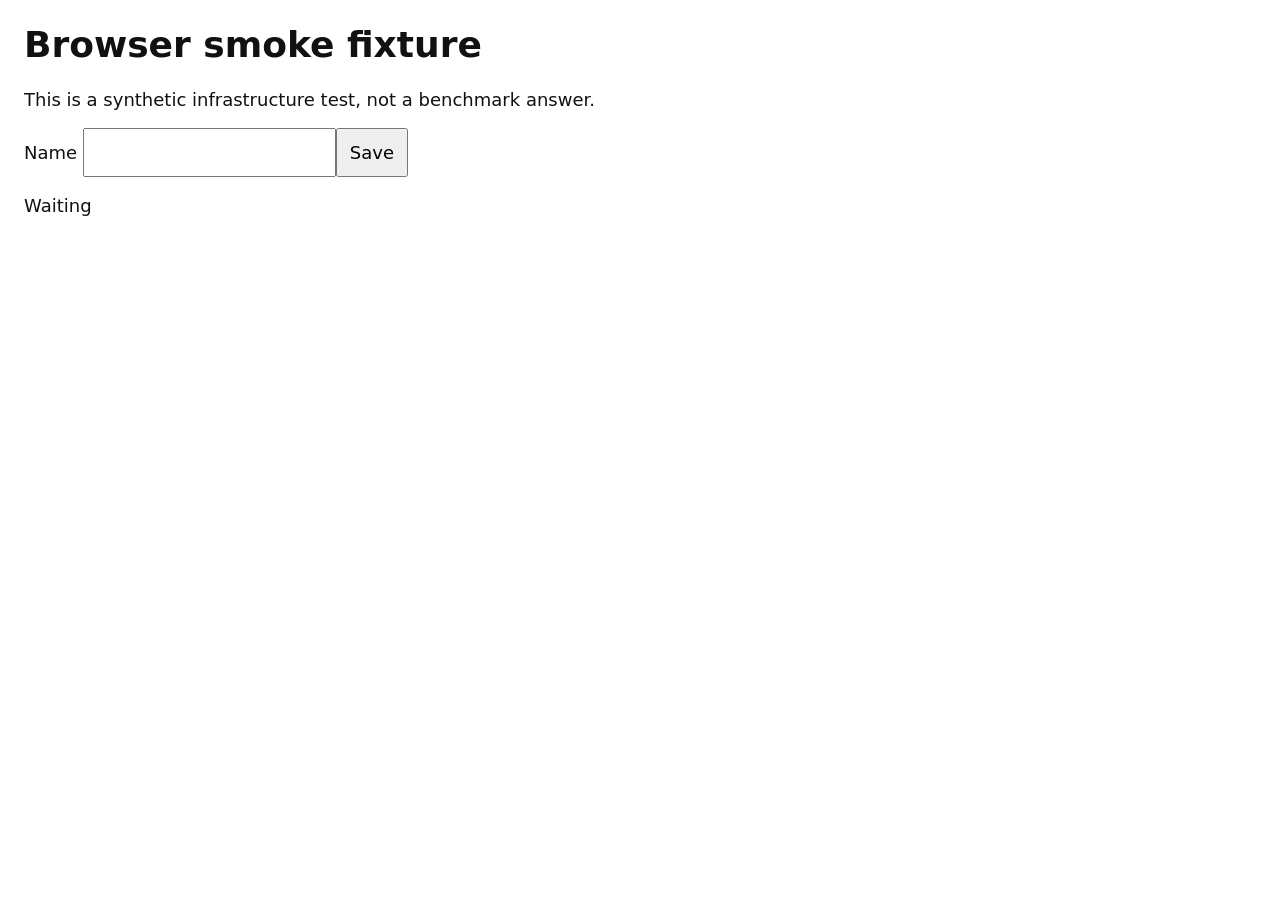
<file: tests/fixtures/page.html>
<!doctype html>
<html lang="en"><meta charset="utf-8"><meta name="viewport" content="width=device-width">
<title>RefCraft evaluator smoke fixture</title>
<style>body{font:18px system-ui;margin:24px;max-width:100%;background:#fff;color:#111}button,input{font:inherit;padding:12px;max-width:90%}</style>
<h1>Browser smoke fixture</h1><p>This is a synthetic infrastructure test, not a benchmark answer.</p>
<label>Name <input id="name" required></label><button id="submit">Save</button><p id="result" aria-live="polite">Waiting</p>
<script>document.querySelector('#submit').onclick=()=>{document.querySelector('#result').textContent=document.querySelector('#name').value?'Saved: '+document.querySelector('#name').value:'Name required';};</script>
</html>
</file>
<file: docs/styles.css>
@font-face{font-family:DM Sans;src:url('assets/fonts/dm-sans-regular.ttf') format('truetype');font-weight:400;font-display:swap}
@font-face{font-family:DM Sans;src:url('assets/fonts/dm-sans-semibold.ttf') format('truetype');font-weight:600;font-display:swap}
@font-face{font-family:DM Sans;src:url('assets/fonts/dm-sans-extrabold.ttf') format('truetype');font-weight:800;font-display:swap}
@font-face{font-family:Manrope;src:url('assets/fonts/manrope-bold.ttf') format('truetype');font-weight:700;font-display:swap}
@font-face{font-family:Space Mono;src:url('assets/fonts/space-mono.ttf') format('truetype');font-weight:400;font-display:swap}
/* Keep the identity in one row even if the optional visual stylesheet is delayed. */
.nav-identity{display:flex;align-items:center;gap:16px;flex-shrink:0;white-space:nowrap}
.site-header .brand{display:inline-flex;align-items:center;gap:9px}
.site-header .brand-mark{width:31px;height:31px;object-fit:contain;flex-shrink:0}
@media(max-width:600px){.site-header .brand-mark{width:27px;height:27px}}
:root{--ink:#242730;--muted:#616570;--blue:#315bc0;--line:#e1e3e9;--soft:#f6f7fa;--paper:#fff;--body:'DM Sans',Arial,sans-serif;--heading:Manrope,'DM Sans',sans-serif;--mono:'Space Mono',monospace}
*{box-sizing:border-box}html{scroll-behavior:smooth;scroll-padding-top:78px}body{margin:0;color:var(--ink);background:var(--paper);font:16px/1.65 var(--body);-webkit-font-smoothing:antialiased}button,input{font:inherit}button,a{touch-action:manipulation}button{cursor:pointer;color:inherit}a{color:var(--blue);text-decoration:none}a:hover{text-decoration:underline;text-underline-offset:3px}img{display:block;max-width:100%;height:auto}p{margin:0 0 17px}h1,h2,h3{margin:0;color:var(--ink)}h2{font:700 30px/1.3 var(--heading);letter-spacing:-.035em;text-align:center;margin-bottom:23px}h3{font-size:18px;line-height:1.4;font-weight:600;margin-bottom:10px}strong,b{font-weight:600}svg{fill:none;stroke:currentColor;stroke-width:1.6;stroke-linecap:round;stroke-linejoin:round}sup{font-size:.66em;color:var(--blue);margin-left:2px}::selection{background:#dae5fd;color:#162d63}:focus-visible{outline:2px solid var(--blue);outline-offset:4px}button:focus-visible{outline-offset:3px}.container{width:min(1100px,calc(100% - 64px));margin-inline:auto}.reading-width{width:min(925px,calc(100% - 64px));margin-inline:auto}.section{padding-top:55px;padding-bottom:5px}.section-intro{max-width:975px;margin:0 auto 25px;font-size:16px;line-height:1.7}.small{font-size:13px;line-height:1.65;color:var(--muted)}.muted{color:var(--muted)}.sr-only{position:absolute;width:1px;height:1px;margin:-1px;padding:0;overflow:hidden;clip:rect(0,0,0,0);white-space:nowrap}.skip-link{position:fixed;top:-100px;left:15px;z-index:99;background:#fff;padding:10px;border:1px solid var(--blue)}.skip-link:focus{top:8px}
.site-header{height:51px;border-bottom:1px solid #ececf1;background:#fffffffa;position:sticky;top:0;z-index:20}.nav-inner{width:min(1100px,calc(100% - 64px));margin:auto;height:100%;display:flex;align-items:center;justify-content:space-between;gap:20px}.brand{font:700 18px var(--heading);letter-spacing:-.5px;color:var(--ink)}.brand:hover{text-decoration:none;color:var(--blue)}nav{display:flex;align-items:center;gap:28px}nav a{font-size:12px;color:#555b67}nav a[aria-current]{color:var(--blue)}.paper-header{text-align:center;padding-top:39px}.paper-header h1{font:700 37px/1.29 var(--heading);letter-spacing:-1.1px;margin:0 auto 22px;max-width:1100px}.paper-name{color:var(--blue)}.authors{display:flex;justify-content:center;flex-wrap:wrap;gap:3px 22px;max-width:1010px;margin:0 auto;font-size:16px;line-height:1.8}.authors>span{white-space:nowrap;color:#39567f}.affiliations{display:flex;flex-wrap:wrap;justify-content:center;gap:3px 20px;max-width:910px;margin:9px auto 0;font-size:13px;line-height:1.6;color:#494d57}.affiliations>span{white-space:nowrap}.author-notes{font-size:10px;color:var(--muted);margin:8px 0 17px}.author-notes>span{margin-left:12px}.resource-links{display:flex;justify-content:center;flex-wrap:wrap;gap:9px;margin-bottom:27px}.resource{min-height:37px;padding:7px 15px;border:1px solid #d5d8e0;border-radius:20px;display:inline-flex;align-items:center;justify-content:center;gap:7px;color:#323846;font-size:12px;line-height:1.4}.resource svg{height:15px;width:15px;flex-shrink:0}.resource.primary{background:#343841;color:#fff;border-color:#343841}.resource:hover{text-decoration:none;background:#f0f3fa}.resource.primary:hover{background:#212735}.resource.unavailable{color:#646977;background:#fafbfc}.resource small{font-size:9px;color:#646b79;border-left:1px solid #d7dae2;padding-left:7px;margin-left:1px}
.paper-figure{margin-top:0;margin-bottom:0}.figure-zoom{width:100%;display:block;border:0;background:#fff;padding:0;position:relative;cursor:zoom-in;text-align:left;border-radius:3px}.figure-zoom img{width:100%;height:auto}.zoom-label{position:absolute;right:7px;bottom:7px;height:25px;width:25px;display:grid;place-items:center;background:#ffffffed;border:1px solid #cfd5df;border-radius:3px;font-size:14px;color:#4b5d7f;opacity:0;transition:opacity .15s}.figure-zoom:hover .zoom-label,.figure-zoom:focus-visible .zoom-label{opacity:1}figcaption{font-size:13px;line-height:1.6;color:#565c68;text-align:left;margin-top:12px}figcaption strong{color:#303640}.teaser{padding-bottom:27px;border-bottom:1px solid var(--line)}.teaser .figure-zoom{max-width:1020px;margin-inline:auto}.teaser figcaption{max-width:1010px;margin-inline:auto;font-size:14px;margin-top:16px}.abstract-text{text-align:justify;line-height:1.8;font-size:16px}.framework-figure{margin:26px auto 24px;max-width:1040px}.construction-notes{display:grid;grid-template-columns:repeat(3,1fr);gap:28px;padding-top:2px}.construction-notes h3{font-size:16px;margin-bottom:7px}.construction-notes p{font-size:14px;line-height:1.65;color:#545a65;margin-bottom:0}.construction-notes em{font-style:normal;font-weight:600;color:#364c77}.composition-layout{display:grid;grid-template-columns:1.55fr 1fr;gap:43px;margin-top:33px;padding-top:30px;border-top:1px solid var(--line);align-items:center}.composition-figure{min-width:0}.composition-figure figcaption{font-size:12px}.dataset-summary{min-width:0}.dataset-summary h3{font-size:18px;margin-bottom:14px}.compact-table{width:100%;border-collapse:collapse;font-size:13px;margin-bottom:15px;font-variant-numeric:tabular-nums}.compact-table th,.compact-table td{padding:7px 0;border-bottom:1px solid #e8e9ef;text-align:left;vertical-align:top;font-weight:400}.compact-table td{text-align:right;font-weight:600;white-space:nowrap;padding-left:10px}.compact-table tr:first-child th,.compact-table tr:first-child td{border-top:1px solid #bfc5d1}.dataset-summary .small{margin-bottom:0;font-size:12px}.score-definitions{display:grid;grid-template-columns:repeat(3,1fr);gap:25px;margin:25px 0 22px;padding:21px 0;border-block:1px solid var(--line)}.score-definitions>div{display:flex;gap:12px;align-items:flex-start}.score-definitions>div>strong{font:italic 30px/1.35 Georgia,serif;color:var(--blue)}.score-definitions p{font-size:13px;line-height:1.6;color:var(--muted);margin:0}.score-definitions b{color:var(--ink);font-size:14px}.equation{display:flex;align-items:center;justify-content:center;gap:18px;font:italic 22px/1.5 Georgia,'Times New Roman',serif;padding:10px 0 25px;color:#272d3b}.equation sub{font-size:12px}.equation>span{display:flex;align-items:center;gap:3px;white-space:nowrap}.equation>span.equation-separator{margin-left:-10px}.fraction{display:inline-flex;flex-direction:column;text-align:center;vertical-align:middle;font-size:15px;line-height:1.4;margin:0 8px;font-style:normal}.fraction>span:first-child{border-bottom:1px solid #373d49}.summation{font-size:31px;position:relative;display:inline-block;font-style:normal;margin:0 19px 0 9px}.summation small{font:9px var(--body);position:absolute;left:50%;transform:translateX(-50%);bottom:-9px;white-space:nowrap}.equation-note{font-size:13px;color:var(--muted);line-height:1.65;max-width:870px;margin:0 auto}
.table-toolbar{display:flex;justify-content:space-between;align-items:center;gap:25px;margin:22px 0 12px}.table-toolbar p{font-size:13px;margin:0;color:#555d6c}.table-toolbar p strong{color:var(--ink)}.table-actions{display:flex;gap:16px;align-items:center}.table-actions input{height:32px;width:160px;border:1px solid #d7dbe4;border-radius:3px;padding:4px 9px;background:white;font-size:12px;color:var(--ink)}.table-actions input::placeholder{color:#687080}.download-link{font-size:12px}.table-wrap{overflow-x:auto;border-top:2px solid #505768;border-bottom:1.5px solid #505768}#leaderboard-table{width:100%;border-collapse:collapse;font-variant-numeric:tabular-nums;font-size:13px;min-width:865px;text-align:right}#leaderboard-table th,#leaderboard-table td{padding:11px 12px;border-bottom:1px solid #e7e9ef;white-space:nowrap;font-weight:400}#leaderboard-table th{font-size:12px;color:#4d5666}#leaderboard-table thead{background:#fff}#leaderboard-table .column-groups th{font-size:12px;text-align:center;padding:9px 10px 7px;border-bottom:1px solid #bdc4d0;color:#4a5260}#leaderboard-table .column-groups th:nth-child(2){border-left:1px solid #e7e9ef}#leaderboard-table .column-groups th:nth-child(3){border-left:1px solid #e7e9ef}#leaderboard-table tbody tr:nth-child(even){background:#fafbfe}#leaderboard-table tbody tr:hover{background:#f0f4fc}#leaderboard-table tbody tr.best-row{background:#eff4ff}#leaderboard-table tbody tr:last-child td{border-bottom:0}#leaderboard-table td:nth-child(2),#leaderboard-table .column-labels th:nth-child(2){text-align:left}#leaderboard-table th:first-child,#leaderboard-table td:first-child{padding-left:9px;width:38px;text-align:center;font-size:11px;color:#6b7380}#leaderboard-table th:last-child,#leaderboard-table td:last-child{padding-right:11px}#leaderboard-table td:nth-child(3){color:#294f9e}#leaderboard-table td:nth-child(7){border-left:1px solid #e7e9ef}#leaderboard-table th button{border:0;padding:0;color:inherit;font:inherit;display:inline-flex;gap:5px;align-items:center;background:none;line-height:1.5}#leaderboard-table th[aria-sort=descending] button,#leaderboard-table th[aria-sort=ascending] button{color:var(--blue)}.sort-indicator{font-size:11px;color:#768098}.best-value{font-weight:600}.second-value{text-decoration:underline;text-underline-offset:3px}.table-note{font-size:12px;color:#636b79;line-height:1.65;margin:12px 0 0}.reproducibility{margin-top:17px;color:#596270;font-size:13px}.reproducibility summary{font-size:13px;cursor:pointer;color:#3d5278;font-weight:600}.reproducibility p{margin:12px 0}.empty-row{text-align:center!important;padding:26px!important}.analysis-figure{margin:0 auto 25px;max-width:1035px}.analysis-columns{display:grid;grid-template-columns:1fr 1fr;gap:40px;margin-top:27px}.analysis-columns h3{font-size:18px;margin-bottom:9px}.analysis-columns p{font-size:14px;line-height:1.65;color:#555e6b;min-height:70px;margin-bottom:15px}.ablation-table{border-collapse:collapse;width:100%;font-size:13px;font-variant-numeric:tabular-nums;border-block:1px solid #727a8b;text-align:right}.ablation-table th,.ablation-table td{padding:9px 9px;border-bottom:1px solid #e0e4ec;font-weight:400}.ablation-table th:first-child{text-align:left;padding-left:3px}.ablation-table thead th{color:#566276;font-size:12px}.ablation-table td strong{color:#294f9e}.ablation-table tr:last-child td,.ablation-table tr:last-child th{border-bottom:0}.validation-note{display:flex;gap:30px;border-left:3px solid #98acd7;background:#f8faff;padding:17px 21px;margin-top:25px;align-items:flex-start}.validation-note h3{font-size:15px;min-width:150px;margin:1px 0 0}.validation-note p{font-size:14px;line-height:1.7;margin:0;color:#4d5667}
.example-gallery{display:grid;grid-template-columns:repeat(4,minmax(0,1fr));gap:13px;margin:25px 0 24px}.example-gallery button{display:block;text-align:left;border:1px solid #d7dce7;border-bottom:3px solid #d7dce7;border-radius:3px;background:#fff;padding:0;overflow:hidden;color:#343b48;min-width:0;transition:border-color .15s}.example-gallery button img{width:100%;height:auto;aspect-ratio:16/10;object-fit:cover;object-position:top;border-bottom:1px solid #e4e7ef}.example-gallery button[aria-selected=true]{border-color:var(--blue);background:#f3f6fd}.example-gallery button:hover{border-color:#7c96cc}.gallery-label{display:flex;align-items:center;gap:8px;padding:10px 10px;font-size:12px;line-height:1.4}.gallery-label small{color:#626e81;font-size:10px}.example-panel{border-top:1px solid var(--line);padding-top:23px}.case-heading{display:flex;justify-content:space-between;gap:20px;align-items:baseline;margin-bottom:14px}.case-heading h3{font-size:19px;margin:0}.case-heading>span{font-size:12px;white-space:nowrap;color:#636b79}.case-brief{font-size:14px;line-height:1.7;margin-bottom:17px;color:#434c5e;padding:14px 17px;background:#f8f9fc;border-left:2px solid #a9b9da}.case-brief p{margin:0 0 7px}.case-brief>p>b{font-weight:600;color:#273650}.case-brief details{margin-top:8px}.case-brief summary{font-size:12px;color:#3a5c9b;cursor:pointer}.case-brief pre{font:13px/1.75 var(--body);white-space:pre-wrap;max-height:290px;overflow:auto;margin:12px 0 0;padding-top:12px;border-top:1px solid var(--line)}.case-visuals{display:grid;grid-template-columns:1fr 1.47fr;gap:23px;align-items:start}.visual-heading{display:flex;justify-content:space-between;align-items:baseline;gap:10px;margin:0 0 10px;font-size:13px;font-weight:600}.visual-heading span:last-child{font-size:11px;color:var(--muted);font-weight:400}.references-grid{display:grid;grid-template-columns:repeat(2,minmax(0,1fr));gap:12px}.reference-image{background:white;padding:0;border:1px solid #d8dce6;border-radius:2px;overflow:hidden;text-align:left;width:100%;cursor:zoom-in}.reference-image img{width:100%;aspect-ratio:16/10;object-fit:cover;object-position:top;height:auto}.image-label{display:block;padding:6px 8px;font-size:10px;color:#4c5668;border-top:1px solid #e5e7ee}.case-output{border:1px solid #cbd2e1;border-radius:3px;overflow:hidden}.browser-chrome{height:24px;background:#f3f4f7;padding:0 10px;display:flex;gap:4px;align-items:center}.browser-chrome i{width:4px;height:4px;border-radius:50%;background:#adb5c5}.browser-chrome span{margin-left:7px;font-size:9px;color:#606a7d}.case-output .figure-zoom{border-radius:0}.case-output img{aspect-ratio:16/10;object-fit:cover;object-position:top}.case-caption{font-size:11px;line-height:1.6;color:#626c7c;margin:8px 0 0}.case-note{font-size:13px;color:#565f6e;margin:16px 0 0}.case-note b{color:#354761}.citation-section{padding-bottom:44px}.citation-section>p{font-size:14px}.citation-box{border:1px solid #e0e4ec;border-radius:4px;background:#f7f8fb;overflow:hidden}.citation-actions{display:flex;justify-content:flex-end;gap:20px;border-bottom:1px solid #e0e4ec;padding:9px 15px;font-size:11px}.citation-actions button{border:0;background:transparent;font:inherit;padding:0;color:var(--blue)}.citation-box pre{font:11px/1.9 var(--mono);padding:18px 24px;margin:0;overflow:auto;color:#3e4a62;white-space:pre}.site-footer{border-top:1px solid var(--line);padding:20px 0 27px;display:flex;align-items:center;justify-content:space-between;gap:20px;font-size:11px;color:#657080}.site-footer a{color:#4e6082}.toast{position:fixed;bottom:22px;left:50%;transform:translate(-50%,20px);opacity:0;pointer-events:none;background:#2d374e;color:#fff;padding:10px 19px;border-radius:4px;font-size:12px;z-index:100;transition:opacity .15s,transform .15s;max-width:calc(100% - 30px);text-align:center}.toast.show{opacity:1;transform:translate(-50%,0)}dialog{border:1px solid #7d879b;border-radius:5px;background:#fff;color:var(--ink);padding:0;width:min(1450px,96vw);max-height:94vh;overflow:auto;box-shadow:0 15px 60px #0005}dialog::backdrop{background:#161d32d9}.dialog-top{position:sticky;top:0;background:#fffffff7;z-index:1;padding:12px 17px;border-bottom:1px solid var(--line);display:flex;align-items:center;justify-content:space-between;gap:20px}.dialog-top p{margin:0;font-size:13px}.dialog-top button{width:32px;height:32px;flex-shrink:0;border:1px solid #d0d6e2;border-radius:3px;background:white;font-size:14px}#dialog-image{width:100%;height:auto}.dialog-hint{font-size:11px;text-align:center;color:var(--muted);margin:10px 0}body.modal-open{overflow:hidden}
@media(min-width:1500px){.paper-header{padding-top:46px}.paper-header h1{font-size:39px}}
@media(max-width:1100px){.paper-header h1{font-size:33px;letter-spacing:-.9px}.authors{font-size:15px;gap:3px 20px}.composition-layout{gap:30px}.construction-notes{gap:22px}.case-visuals{grid-template-columns:1fr 1.4fr}.gallery-label{font-size:11px;padding:9px 8px}.analysis-columns{gap:30px}#leaderboard-table th,#leaderboard-table td{padding:10px 10px}}
@media(max-width:800px){.container,.nav-inner{width:calc(100% - 44px)}.reading-width{width:calc(100% - 64px)}.paper-header{padding-top:31px}.paper-header h1{font-size:27px;letter-spacing:-.6px}.authors{font-size:14px;gap:3px 17px}.affiliations{font-size:11px;gap:3px 14px}.author-notes{font-size:9px}.resource-links{margin-bottom:23px}.resource{font-size:11px;padding:7px 12px}.teaser figcaption{font-size:12px}.section{padding-top:43px}h2{font-size:27px;margin-bottom:20px}.section-intro,.abstract-text,#evaluation>p{font-size:15px}.abstract-text{line-height:1.75}.construction-notes{gap:18px}.construction-notes h3{font-size:14px}.construction-notes p{font-size:12px}.composition-layout{grid-template-columns:1.25fr 1fr;gap:24px;margin-top:25px;padding-top:25px}.compact-table{font-size:11px}.dataset-summary h3{font-size:16px}.dataset-summary .small{font-size:11px}.composition-figure figcaption{font-size:11px}.score-definitions{gap:17px;margin-block:20px;padding-block:18px}.score-definitions>div{gap:9px}.score-definitions>div>strong{font-size:26px}.score-definitions b{font-size:12px}.score-definitions p{font-size:11px}.equation{font-size:19px}.equation-note{font-size:12px}.analysis-columns p{font-size:13px;min-height:85px}.analysis-columns h3{font-size:16px}.ablation-table{font-size:11px}.ablation-table th,.ablation-table td{padding:8px 6px}.ablation-table thead th{font-size:10px}.validation-note{gap:20px;padding:15px 18px}.validation-note h3{font-size:14px;min-width:120px}.validation-note p{font-size:13px}.example-gallery{gap:9px}.gallery-label{display:block;line-height:1.4;min-height:50px;font-size:11px}.gallery-label small{display:block;font-size:9px;margin-bottom:2px}.case-heading h3{font-size:17px}.case-heading>span{font-size:10px}.case-brief{font-size:13px;padding:12px 14px}.case-visuals{gap:17px}.visual-heading{font-size:12px}.visual-heading span:last-child{font-size:9px}.references-grid{gap:9px}.image-label{font-size:9px;padding:5px 6px}.case-caption{font-size:10px}figcaption{font-size:12px}.case-note{font-size:12px}}
@media(max-width:600px){html{scroll-padding-top:72px}.container,.reading-width,.nav-inner{width:calc(100% - 32px)}.site-header{height:46px}.nav-inner{gap:15px}.brand{font-size:15px}nav{gap:13px;overflow-x:auto;padding-block:8px}nav a{font-size:10px;white-space:nowrap}nav a:last-child{display:none}.paper-header{padding-top:26px}.paper-header h1{font-size:27px;line-height:1.32;letter-spacing:-.7px;margin-bottom:21px}.title-break{display:none}.authors{font-size:12px;gap:4px 12px;line-height:1.7}.affiliations{font-size:10px;gap:4px 11px;line-height:1.5;margin-top:11px}.affiliations>span{white-space:normal}.author-notes{font-size:8px;max-width:320px;margin:10px auto 17px;line-height:1.7}.author-notes>span{margin-left:0;display:block}.resource-links{gap:7px;margin-inline:auto;max-width:350px;margin-bottom:22px}.resource{font-size:11px;min-height:34px;padding:7px 11px}.resource small{font-size:8px}.resource svg{width:14px;height:14px}.teaser{padding-bottom:21px}.teaser figcaption{font-size:11px;line-height:1.6;margin-top:11px}.zoom-label{height:22px;width:22px;font-size:12px;opacity:1;right:3px;bottom:3px}.section{padding-top:35px;padding-bottom:0}h2{font-size:25px;letter-spacing:-.03em;margin-bottom:18px}.section-intro{font-size:14px;line-height:1.75;margin-bottom:20px}.abstract-text{font-size:14px;line-height:1.8;text-align:left}.framework-figure{margin-top:20px;margin-bottom:20px}figcaption{font-size:11px;line-height:1.65;margin-top:9px}.construction-notes{grid-template-columns:1fr;gap:16px}.construction-notes h3{font-size:15px;margin-bottom:5px}.construction-notes p{font-size:13px;line-height:1.7}.composition-layout{grid-template-columns:1fr;gap:24px;margin-top:25px;padding-top:23px}.composition-figure .figure-zoom{max-width:400px;margin:auto}.dataset-summary h3{font-size:17px}.compact-table{font-size:12px}.compact-table th,.compact-table td{padding:6px 0}.dataset-summary .small{font-size:12px}#evaluation>p{font-size:14px}.score-definitions{grid-template-columns:1fr;gap:16px;padding-block:19px}.score-definitions>div{gap:15px}.score-definitions>div>strong{font-size:27px;min-width:22px;line-height:1.2}.score-definitions p{font-size:12px;line-height:1.6}.score-definitions b{font-size:13px}.equation{flex-wrap:wrap;gap:8px;font-size:19px;padding:4px 0 24px}.equation>span.equation-separator{display:none}.equation>span{flex-basis:100%;justify-content:center}.equation>span:last-child{margin-top:7px}.equation-note{font-size:12px}.table-toolbar{align-items:flex-start;gap:15px;flex-direction:column;margin-top:18px;margin-bottom:12px}.table-toolbar p{font-size:12px}.table-actions{width:100%;justify-content:space-between}.table-actions input{width:180px;font-size:11px;height:30px}.table-wrap{border-top-width:1.5px}#leaderboard-table{font-size:12px;min-width:820px}#leaderboard-table th,#leaderboard-table td{padding:9px 9px}.table-note{font-size:11px;line-height:1.7}.reproducibility{font-size:12px}.reproducibility summary{font-size:12px}.analysis-figure{margin-bottom:22px}.analysis-columns{grid-template-columns:1fr;gap:24px;margin-top:25px}.analysis-columns h3{font-size:17px}.analysis-columns p{font-size:13px;min-height:0;margin-bottom:13px}.ablation-table{font-size:12px}.ablation-table thead th{font-size:11px}.ablation-table th,.ablation-table td{padding:9px 7px}.validation-note{display:block;padding:15px 17px;margin-top:20px}.validation-note h3{font-size:15px;margin-bottom:7px}.validation-note p{font-size:13px}.example-gallery{grid-template-columns:1fr 1fr;gap:11px;margin:20px 0}.example-gallery button img{aspect-ratio:16/10}.gallery-label{display:flex;gap:8px;min-height:unset;padding:9px 8px;font-size:11px}.gallery-label small{margin:0;display:inline}.example-panel{padding-top:18px}.case-heading{display:block;margin-bottom:12px}.case-heading h3{font-size:18px;margin-bottom:6px}.case-heading>span{font-size:11px}.case-brief{font-size:12px;line-height:1.75;padding:12px 13px}.case-brief summary{font-size:11px}.case-brief pre{font-size:12px}.case-visuals{grid-template-columns:1fr;gap:21px}.visual-heading{font-size:13px}.visual-heading span:last-child{font-size:10px}.image-label{font-size:10px;padding:6px 7px}.references-grid{gap:10px}.case-caption{font-size:10px}.case-note{font-size:12px;margin-top:14px}.citation-section{padding-bottom:30px}.citation-section>p{font-size:13px}.citation-box pre{font-size:9px;line-height:1.85;padding:14px}.citation-actions{font-size:10px;padding:8px 12px}.site-footer{font-size:10px;flex-wrap:wrap;gap:12px;padding:18px 0 23px}.site-footer>span{flex-basis:100%}.dialog-top{padding:9px 12px}.dialog-top p{font-size:11px}.dialog-hint{font-size:10px}}
@media(prefers-reduced-motion:reduce){html{scroll-behavior:auto}*,*:before,*:after{animation:none!important;transition:none!important}}

.case-caption a{text-decoration:underline;text-underline-offset:2px}
.image-view-controls{display:flex;align-items:center;gap:5px;margin-left:auto;flex-shrink:0}.dialog-top .image-view-controls button{width:auto;min-width:37px;height:29px;font:11px var(--body);padding:0 9px}.image-view-controls button[aria-pressed=true]{background:#edf2fc;border-color:#92a7d1;color:#284f9e}.image-view-controls a{font-size:11px;padding:4px 8px}.image-viewport{max-height:calc(94vh - 100px);width:100%;overflow:auto;overscroll-behavior:contain}.image-viewport.actual-size #dialog-image{width:var(--image-width);max-width:none;height:auto}.image-viewport:focus-visible{outline-offset:-3px}@media(max-width:600px){.dialog-top{flex-wrap:wrap;gap:8px}.dialog-top p{width:calc(100% - 44px);order:0}.dialog-top #close-dialog{order:1}.image-view-controls{order:2;margin-left:0;flex-basis:100%;justify-content:flex-start}.image-viewport{max-height:calc(94vh - 145px)}.dialog-hint{font-size:9px;padding-inline:8px}}

/* Results-first research layout and runnable artifact viewer. */
.container{width:min(1240px,calc(100% - 64px))}.nav-inner{width:min(1240px,calc(100% - 64px))}.paper-header{max-width:1140px;padding-top:34px}.paper-header h1{font-size:35px;line-height:1.3;margin-bottom:19px}.authors{font-size:15px}.resource-links{margin-bottom:19px}.paper-deck{max-width:850px;margin:0 auto 0;font-size:14px;line-height:1.65;color:#5a6373}.section{padding-top:42px}.section h2{text-align:left;font-size:29px;margin-bottom:13px}.section-intro{max-width:none;margin-bottom:20px;line-height:1.7}.results-chart{border-top:1px solid var(--line);padding-top:20px}.chart-heading{display:flex;align-items:baseline;justify-content:space-between;gap:18px;margin-bottom:4px}.chart-heading h3{font-size:17px;margin:0}.chart-heading>span{font-size:12px;color:var(--muted)}.chart-footnote{font-size:11px;line-height:1.7;color:var(--muted);margin:6px 0 0}.table-toolbar{margin:24px 0 10px}.table-toolbar p strong{font-size:17px}.toolbar-note{font-size:12px}.model-link{font:inherit;color:inherit;padding:0;border:0;background:transparent;text-align:left}.model-link:hover{color:var(--blue);text-decoration:underline;text-underline-offset:3px}#leaderboard-table td{padding-block:9px}.table-note{font-size:11px}.reproducibility{font-size:12px}.reproducibility summary{font-size:12px}
#examples{border-top:1px solid var(--line);margin-top:36px;padding-top:31px}.example-gallery{gap:18px;margin:23px 0 22px}.example-gallery button{border:0;border-bottom:2px solid #dce0e8;border-radius:0;background:#fff}.gallery-preview{display:block;position:relative;border:1px solid #dfe3eb;overflow:hidden}.example-gallery button img{border:0;aspect-ratio:16/10;transition:transform .2s}.example-gallery button:hover img{transform:scale(1.025)}.gallery-open{position:absolute;right:8px;bottom:8px;font-size:10px;padding:4px 8px;color:#fff;background:#263c66;border-radius:2px}.example-gallery button[aria-selected=true]{background:#f6f8fd;border-bottom-color:var(--blue)}.example-gallery button[aria-selected=true] .gallery-preview{border-color:#8098c7}.gallery-label{padding:11px 10px 12px;display:grid;grid-template-columns:1fr;gap:2px;min-height:0;font-size:14px}.gallery-label small{font-size:10px;color:#697385}.gallery-label b{font-weight:600}.gallery-label>span{font-size:11px;color:#707888}.example-panel{padding-top:19px;border-top:0}.case-heading{margin-bottom:15px;gap:15px}.case-heading h3{font-size:19px}.case-heading>span{font-size:11px}.example-workspace{display:grid;grid-template-columns:minmax(0,1fr) 250px;gap:24px;align-items:start}#live-home{min-width:0}#live-browser{min-width:0;border:1px solid #cdd4e0;border-radius:4px;overflow:hidden;background:#fff}.live-toolbar{min-height:43px;background:#f8f9fc;border-bottom:1px solid #dbe0ea;display:flex;align-items:center;gap:10px;padding:7px 11px;font-size:11px}.live-title{display:flex;align-items:center;gap:7px;margin-right:auto;white-space:nowrap;color:#3a465b;font-weight:600}.live-title i{height:6px;width:6px;border-radius:50%;background:#4f70b1}.live-toolbar button{border:1px solid #d3d9e5;background:#fff;font:11px/1.4 var(--body);padding:4px 9px;border-radius:3px;color:#48546b;white-space:nowrap}.viewport-controls{display:flex;gap:3px}.viewport-controls button{border-color:transparent;background:transparent}.viewport-controls button[aria-pressed=true]{background:#e5ebf7;border-color:#c6d2e9;color:#244c9e}.viewport-controls #demo-scale{border-left:1px solid #d4dae6;border-radius:0;margin-left:4px}.live-toolbar button:hover{background:#eaf0fb}.demo-stage{width:100%;position:relative;overflow:auto;background:#e9edf3;overscroll-behavior:contain;isolation:isolate}.demo-stage:focus-visible{outline-offset:-3px}.demo-canvas{position:relative;margin-inline:auto;background:#fff;flex-shrink:0}#demo-frame{display:block;border:0;max-width:none;transform-origin:0 0;position:absolute;top:0;left:0;background:#fff}.demo-stage.actual-size .demo-canvas{margin-left:0}#demo-loading{position:absolute;inset:0;display:grid;place-items:center;font-size:13px;background:#f6f8fc;color:#53637e;pointer-events:none}#demo-loading[hidden]{display:none}.live-footer{min-height:34px;padding:7px 11px;display:flex;align-items:center;gap:13px;font-size:10px;color:#687489;border-top:1px solid #dbe0ea;background:#f9fafc}.live-footer button{border:0;padding:0;background:transparent;color:var(--blue);font:inherit}.live-footer a{white-space:nowrap}.live-help{margin-right:auto;color:#53617a}#demo-size{font-variant-numeric:tabular-nums}.case-inspector{padding-top:2px}.case-inspector h4{font-size:13px;font-weight:600;margin:0 0 9px;color:#354259}.case-inspector h4>span{font-size:10px;font-weight:400;color:#6b7381;margin-left:5px}.case-inspector ol{padding-left:20px;margin:0 0 23px;color:#596273;font-size:12px;line-height:1.65}.case-inspector li{padding-left:3px;margin-bottom:7px}.case-inspector li::marker{color:#5b75a5}.references-grid{gap:10px;grid-template-columns:repeat(2,minmax(0,1fr))}.reference-image{border-radius:2px}.image-label{font-size:9px;line-height:1.4;padding:5px 6px}.reference-credit{font-size:10px;margin:8px 0 0}.reference-credit a{text-decoration:underline;text-underline-offset:2px}.case-brief{padding:13px 0 0;border:0;border-top:1px solid var(--line);background:transparent;font-size:13px;margin:18px 0 0}.case-brief summary{font-size:12px}.case-caption{font-size:11px;margin-top:12px;max-width:980px}.case-brief pre{max-height:320px;font-size:13px}
#demo-dialog:not(:modal){position:static;inset:auto;margin:0;padding:0;border:0;border-radius:0;box-shadow:none;width:100%;max-width:none;max-height:none;overflow:visible;background:transparent}#demo-dialog:not(:modal) .demo-dialog-heading{display:none}#demo-dialog:modal{position:fixed;inset:0;margin:auto;width:calc(100vw - 32px);max-width:1800px;max-height:calc(100dvh - 24px);overflow:auto;padding:0;border:1px solid #8a96ae;border-radius:5px}#demo-dialog:modal #live-browser{border:0;border-radius:0}#demo-dialog:modal .demo-stage{background:#e5e9f1}#demo-dialog:modal .demo-dialog-heading{display:flex}.demo-dialog-heading{justify-content:space-between;align-items:center;gap:15px;padding:10px 14px;background:#fff;border-bottom:1px solid var(--line)}.demo-dialog-heading h2{font:600 14px/1.5 var(--body);letter-spacing:0;text-align:left;margin:0}.demo-dialog-heading button{font-size:11px;background:#fff;border:1px solid #d2d8e2;padding:5px 9px;border-radius:3px;white-space:nowrap}
#abstract{border-top:1px solid var(--line);margin-top:39px;padding-top:30px}.abstract-text{font-size:15px;line-height:1.8;text-align:left}.benchmark-columns{display:grid;grid-template-columns:minmax(240px,.85fr) minmax(0,1.7fr);gap:50px;margin-top:26px}.benchmark-protocol>p{font-size:14px;line-height:1.75}.benchmark-statistics .small{font-size:12px}.benchmark-protocol .score-definitions{margin:18px 0;gap:20px;padding:17px 0}.benchmark-protocol .score-definitions>div{display:block}.benchmark-protocol .score-definitions>div>strong{font-size:24px}.benchmark-protocol .score-definitions b{font-size:12px}.benchmark-protocol .score-definitions p{font-size:12px}.benchmark-protocol .equation{font-size:19px;gap:8px;padding:5px 0 25px}.benchmark-protocol .equation-note{font-size:12px}.method-details{margin-top:22px;border-top:1px solid var(--line);padding-top:17px}.method-details summary{font-size:13px;font-weight:600;color:#3b557e;cursor:pointer}.method-details .construction-notes{margin-top:20px}.method-details .framework-figure{max-width:1000px;margin-bottom:0}.analysis-columns{margin-top:20px}.analysis-columns p{min-height:0}.validation-note{background:transparent;border-left:0;border-top:1px solid var(--line);padding:18px 0 0}.citation-section{padding-bottom:38px}.site-footer{font-size:11px}
@media(min-width:1500px){.paper-header h1{font-size:37px}.paper-header{padding-top:40px}}
@media(max-width:1000px){.example-workspace{grid-template-columns:minmax(0,1fr) 205px;gap:18px}.case-inspector ol{font-size:11px}.live-toolbar{gap:5px;padding:7px 8px}.live-toolbar button{font-size:10px;padding:4px 7px}.live-title{font-size:10px}.benchmark-columns{gap:30px}.benchmark-protocol .equation{flex-wrap:wrap}.benchmark-protocol .equation-separator{display:none}.benchmark-protocol .equation>span:last-child{margin-top:5px}.gallery-label{font-size:12px}.paper-header h1{font-size:31px}}
@media(max-width:800px){.container,.nav-inner{width:calc(100% - 40px)}.paper-header h1{font-size:28px}.authors{font-size:13px}.section{padding-top:34px}.section h2{font-size:26px}.example-gallery{gap:11px}.example-workspace{grid-template-columns:1fr}.case-inspector{display:grid;grid-template-columns:1fr 1fr;gap:10px 24px}.case-inspector h4{margin:0}.case-inspector h4:first-child{grid-column:1;grid-row:1}.case-inspector ol{grid-column:1;grid-row:2 / span 2;margin:0;font-size:12px}.case-inspector h4:nth-of-type(2){grid-column:2;grid-row:1}.case-inspector .references-grid{grid-column:2;grid-row:2;grid-template-columns:repeat(3,minmax(0,1fr))}.case-inspector .reference-credit{grid-column:2;grid-row:3;margin:0}.case-heading>span{font-size:10px}.benchmark-columns{grid-template-columns:1fr;gap:24px}.benchmark-protocol .score-definitions>div{display:flex}.benchmark-protocol .score-definitions{grid-template-columns:repeat(3,1fr)}.benchmark-statistics .compact-table{font-size:13px}.chart-heading{flex-wrap:wrap;gap:3px}.chart-heading>span{font-size:11px}.gallery-label{font-size:12px}.gallery-label>span{font-size:10px}.gallery-open{font-size:9px;padding:3px 5px;right:5px;bottom:5px}}
@media(max-width:600px){.container,.reading-width,.nav-inner{width:calc(100% - 32px)}.paper-header{padding-top:25px}.paper-header h1{font-size:26px}.authors{font-size:12px}.paper-deck{font-size:12px}.resource-links{max-width:unset;gap:6px;margin-bottom:16px}.resource{font-size:10px;padding:6px 10px}.paper-deck br{display:none}.section{padding-top:30px}.section h2{font-size:25px}.section-intro{font-size:13px;margin-bottom:17px}.chart-heading h3{font-size:15px}.chart-footnote{font-size:10px}.table-toolbar{gap:10px}.table-toolbar p strong{font-size:16px}.toolbar-note{font-size:10px}.table-note{font-size:10px}.reproducibility summary{font-size:11px}.example-gallery{grid-template-columns:1fr 1fr;gap:13px;margin:18px 0}.gallery-label{display:grid;font-size:12px;padding:8px 7px;gap:2px}.gallery-label small{display:block;font-size:9px}.gallery-label>span{font-size:9px}.gallery-open{font-size:9px}.case-heading h3{font-size:17px}.case-heading>span{font-size:10px}.case-inspector{display:block}.case-inspector h4{margin-bottom:9px}.case-inspector ol{margin-bottom:20px}.case-inspector .references-grid{grid-template-columns:repeat(3,minmax(0,1fr))}.case-inspector .reference-credit{margin-top:8px}.image-label{font-size:9px}.case-brief{font-size:12px;line-height:1.7}.case-caption{font-size:10px}.case-brief pre{font-size:12px}.live-toolbar{flex-wrap:wrap;gap:4px;padding:7px}.live-title{margin-right:auto;font-size:10px}.viewport-controls{order:2;flex-basis:100%;border-top:1px solid #e0e5ed;padding-top:5px;margin-top:3px}.live-toolbar #expand-demo{order:1}.viewport-controls button{font-size:10px}.live-footer{padding:7px;gap:10px;font-size:9px}.live-help{display:none}#demo-size{margin-right:auto}#demo-dialog:modal{width:calc(100vw - 12px)}.demo-dialog-heading{padding:8px 9px;gap:8px}.demo-dialog-heading h2{font-size:11px}.demo-dialog-heading button{font-size:10px}.abstract-text{font-size:14px}.benchmark-protocol .score-definitions{grid-template-columns:1fr}.benchmark-protocol .score-definitions>div{gap:13px}.benchmark-protocol .score-definitions p{font-size:12px}.benchmark-protocol .equation{font-size:17px}.validation-note{padding-top:15px}nav{gap:12px}nav a{font-size:10px}nav a:last-child{display:none}.brand{flex-shrink:0}#examples{margin-top:28px;padding-top:25px}}
#leaderboard-table tr.chart-selected td{background:#eef3fc}#leaderboard-table tr.chart-selected td:first-child{box-shadow:inset 3px 0 #5377b9}

/* Concise findings and a larger reference view alongside each live artifact. */
.result-highlights{display:grid;grid-template-columns:repeat(3,minmax(0,1fr));border-block:1px solid var(--line);margin:24px 0 21px;padding:20px 0 21px;gap:30px}.result-highlights>div{min-width:0;padding-right:22px;border-right:1px solid var(--line)}.result-highlights>div:last-child{border:0;padding-right:0}.result-highlights p:first-child{font-size:11px;letter-spacing:.025em;color:#677084;margin-bottom:7px}.result-highlights>div>strong{font:400 37px/1.2 Georgia,'Times New Roman',serif;letter-spacing:-.8px;color:#3159a8;display:block;margin-bottom:7px}.result-highlights strong>span{font:400 13px/1.2 var(--body);letter-spacing:0;color:#6f7888;margin-left:3px}.result-highlights p:last-child{font-size:12px;color:#515c70;line-height:1.65;margin:0}.result-highlights b{font-weight:600}.results-chart{border:0;padding-top:0}.chart-heading h3{font-size:16px}.chart-heading{margin-bottom:7px}.chart-footnote{margin-top:8px}.leaderboard-heading{display:flex;align-items:baseline;justify-content:space-between;gap:15px;margin:29px 0 11px}.leaderboard-heading h3{font-size:19px;margin:0}.leaderboard-heading>span{font:11px var(--body);color:#718096}.section h2{letter-spacing:-.045em}.gallery-preview{border-radius:3px}.gallery-open{background:#fff;color:#2b4e8e;border:1px solid #d7e0ef;font-weight:600;padding:5px 8px}.example-gallery button[aria-selected=true] .gallery-open{background:#315bc0;color:#fff;border-color:#315bc0}
@media(min-width:1101px){.case-inspector .references-grid{grid-template-columns:1fr;gap:10px}.case-inspector .reference-image img{aspect-ratio:16/9}.case-inspector .image-label{font-size:10px;padding:5px 7px}.case-inspector ol{margin-bottom:18px}.example-workspace{grid-template-columns:minmax(0,1fr) 235px}}
@media(max-width:800px){.result-highlights{gap:18px;padding:17px 0;margin:20px 0}.result-highlights>div{padding-right:16px}.result-highlights>div>strong{font-size:32px}.result-highlights p:first-child{font-size:10px;line-height:1.5}.result-highlights p:last-child{font-size:11px}.result-highlights strong>span{font-size:11px}.leaderboard-heading{margin-top:24px}.leaderboard-heading h3{font-size:18px}}
@media(max-width:600px){.result-highlights{gap:11px;padding:15px 0;margin:20px 0 19px}.result-highlights>div{padding-right:9px}.result-highlights p:first-child{font-size:9px;line-height:1.6;min-height:29px;letter-spacing:0}.result-highlights>div>strong{font-size:29px;letter-spacing:-.6px;margin-bottom:8px}.result-highlights strong>span{font-size:9px;display:block;margin:3px 0 0}.result-highlights p:last-child{font-size:10px;line-height:1.6}.result-highlights p:last-child b{white-space:nowrap}.chart-heading h3{font-size:14px}.leaderboard-heading h3{font-size:17px}.gallery-open{font-size:9px;padding:4px 5px}}
.case-permalink{font-size:14px;color:#8899b7;font-weight:400;margin-left:3px}.case-permalink:hover{color:var(--blue)}
</file>
<file: docs/leaderboard.css>
#leaderboard{min-width:0}
#leaderboard #leaderboard-views{display:inline-flex;align-items:center;flex-wrap:wrap;gap:3px;padding:3px;border:1px solid #dce2ec;border-radius:7px;background:#f5f7fb;max-width:100%}
#leaderboard #leaderboard-views button{border:1px solid transparent;border-radius:4px;padding:6px 12px;background:transparent;color:#687284;font:500 12px/1.5 var(--body,Arial,sans-serif);white-space:nowrap;min-height:32px;cursor:pointer}
#leaderboard #leaderboard-views button:hover{color:#315ba7;background:#eef2f8}
#leaderboard #leaderboard-views button[aria-pressed=true]{background:#fff;border-color:#dce3ef;color:#2f5597;box-shadow:0 1px 3px #2434520c;font-weight:600}
#leaderboard #leaderboard-views button:focus-visible{outline:2px solid #426bb2;outline-offset:2px}
#leaderboard #leaderboard-count{font-size:11px;color:#768193;white-space:nowrap;font-variant-numeric:tabular-nums}
#leaderboard .lb-scroll-region{display:block;width:100%;max-width:100%;min-width:0;overflow-x:auto;overscroll-behavior-x:contain;-webkit-overflow-scrolling:touch;border:1px solid #dae1ec;border-radius:7px;scrollbar-width:thin;scrollbar-color:#b5c0d1 #f5f7fb}
#leaderboard-table.refcraft-leaderboard{width:100%;min-width:720px;table-layout:fixed;border-collapse:separate;border-spacing:0;text-align:right;font-size:13px;font-variant-numeric:tabular-nums;color:#3b4658;background:#fff}
#leaderboard-table.refcraft-leaderboard[data-view=resources]{min-width:710px}
#leaderboard-table.refcraft-leaderboard[data-view=all]{min-width:1020px}
#leaderboard-table.refcraft-leaderboard col.lb-col-rank{width:42px}
#leaderboard-table.refcraft-leaderboard col.lb-col-name{width:210px}
#leaderboard-table.refcraft-leaderboard col.lb-col-overall{width:29%}
#leaderboard-table.refcraft-leaderboard[data-view=resources] col.lb-col-overall{width:26%}
#leaderboard-table.refcraft-leaderboard[data-view=all] col.lb-col-name{width:190px}
#leaderboard-table.refcraft-leaderboard[data-view=all] col.lb-col-overall{width:200px}
#leaderboard-table.refcraft-leaderboard th,#leaderboard-table.refcraft-leaderboard td{border:0;border-bottom:1px solid #e8edf4;padding:13px 15px;vertical-align:middle;white-space:nowrap;font-weight:400;text-align:right;font-size:inherit;line-height:1.5}
#leaderboard-table.refcraft-leaderboard thead{background:#f8fafd}
#leaderboard-table.refcraft-leaderboard .lb-column-groups th{background:#f8fafd;color:#737f92;font-size:10px;letter-spacing:.02em;padding:10px 15px 6px;text-align:center;border-bottom:0}
#leaderboard-table.refcraft-leaderboard .lb-column-groups th:first-child{text-align:left;padding-left:18px;width:auto}
#leaderboard-table.refcraft-leaderboard .lb-column-groups th+th{border-left:1px solid #e5eaf2}
#leaderboard-table.refcraft-leaderboard .lb-column-labels th{padding-top:8px;padding-bottom:11px;font-size:11px;font-weight:600;color:#526075;background:#f8fafd;border-bottom:1px solid #d8e0ed}
#leaderboard-table.refcraft-leaderboard .lb-column-labels button{display:inline-flex;align-items:center;justify-content:flex-end;gap:6px;font:inherit;color:inherit;line-height:1.4;background:none;border:0;padding:3px 0;cursor:pointer}
#leaderboard-table.refcraft-leaderboard .lb-column-labels button:hover{color:#294f98}
#leaderboard-table.refcraft-leaderboard th[aria-sort=ascending] button,#leaderboard-table.refcraft-leaderboard th[aria-sort=descending] button{color:#2e559e}
#leaderboard-table.refcraft-leaderboard .lb-sort-arrow{color:#7d8ba0;font-size:10px;font-weight:400}
#leaderboard-table.refcraft-leaderboard .lb-column-unit{display:block;font-size:9px;font-weight:400;color:#7a879a;line-height:1.4;margin-top:2px}
#leaderboard-table.refcraft-leaderboard .lb-rank-cell{width:42px;text-align:center;padding-inline:8px;color:#8691a3;font-size:11px}
#leaderboard-table.refcraft-leaderboard .lb-name-cell{text-align:left;position:sticky;left:0;z-index:2;box-shadow:1px 0 0 #e4eaf3}
#leaderboard-table.refcraft-leaderboard thead .lb-name-cell{z-index:3}
#leaderboard-table.refcraft-leaderboard .lb-name-cell button{justify-content:flex-start}
#leaderboard-table.refcraft-leaderboard .lb-model-row{--lb-row-bg:#fff;background:var(--lb-row-bg)}
#leaderboard-table.refcraft-leaderboard .lb-model-row.is-even{--lb-row-bg:#fafbfd}
#leaderboard-table.refcraft-leaderboard .lb-model-row.is-chart-selected{--lb-row-bg:#f0f5ff}
#leaderboard-table.refcraft-leaderboard .lb-model-row.is-expanded{--lb-row-bg:#edf3fe}
#leaderboard-table.refcraft-leaderboard .lb-model-row:hover{--lb-row-bg:#f2f6fd;background:var(--lb-row-bg)}
#leaderboard-table.refcraft-leaderboard .lb-model-row>th,#leaderboard-table.refcraft-leaderboard .lb-model-row>td{background:var(--lb-row-bg)}
#leaderboard-table.refcraft-leaderboard .lb-model-row.is-chart-selected>.lb-rank-cell{color:#3b65ad}
#leaderboard-table.refcraft-leaderboard .lb-model-button{display:inline-flex;align-items:center;justify-content:flex-start;gap:10px;width:100%;min-height:24px;text-align:left;color:#34445f;font:600 12px/1.5 var(--body,Arial,sans-serif);padding:0;border:0;background:none;cursor:pointer}
#leaderboard-table.refcraft-leaderboard .lb-model-button:hover{color:#2b559f}
#leaderboard-table.refcraft-leaderboard .lb-model-button:focus-visible{outline:2px solid #557abd;outline-offset:4px;border-radius:1px}
#leaderboard-table.refcraft-leaderboard .lb-chevron{display:inline-block;flex:0 0 7px;width:7px;font:400 18px/1 Arial,sans-serif;color:#8593a9;transform-origin:center;transition:transform .12s ease}
#leaderboard-table.refcraft-leaderboard .lb-model-button[aria-expanded=true] .lb-chevron{transform:rotate(90deg);color:#3e68ae}
#leaderboard-table.refcraft-leaderboard .lb-overall{display:flex;align-items:center;gap:14px;min-width:0}
#leaderboard-table.refcraft-leaderboard .lb-overall-track{display:block;height:6px;background:#e7edf7;flex:1 1 auto;min-width:35px;overflow:hidden;border-radius:2px}
#leaderboard-table.refcraft-leaderboard .lb-overall-track>span{display:block;height:100%;background:#a6bde3;border-radius:2px}
#leaderboard-table.refcraft-leaderboard .lb-model-row.is-chart-selected .lb-overall-track>span,#leaderboard-table.refcraft-leaderboard .lb-model-row.is-expanded .lb-overall-track>span{background:#678dca}
#leaderboard-table.refcraft-leaderboard .lb-number{flex:0 0 4.6ch;min-width:4.6ch;color:#2d4b7e;text-align:right}
#leaderboard-table.refcraft-leaderboard .lb-best-value{font-weight:700;color:#284c88}
#leaderboard-table.refcraft-leaderboard .lb-second-value{text-decoration:underline;text-decoration-thickness:1px;text-underline-offset:3px}
#leaderboard-table.refcraft-leaderboard .lb-resource-start{border-left:1px solid #e4eaf3}
#leaderboard-table.refcraft-leaderboard tbody .lb-empty-row{padding:32px 20px;text-align:center!important;font-size:12px;color:#758093}
#leaderboard-table.refcraft-leaderboard .lb-detail-row{background:#f7f9fd}
#leaderboard-table.refcraft-leaderboard .lb-detail-cell{padding:0!important;white-space:normal;text-align:left!important;border-bottom:1px solid #d9e2f0;font-size:12px;color:#526178}
#leaderboard-table.refcraft-leaderboard .lb-detail{position:sticky;left:0;width:var(--lb-viewport-width,100%);max-width:100%;padding:18px 24px 19px;white-space:normal}
#leaderboard-table.refcraft-leaderboard .lb-detail-heading{display:flex;justify-content:space-between;align-items:center;gap:15px;margin-bottom:16px;color:#365174;font-size:12px;font-weight:600}
#leaderboard-table.refcraft-leaderboard .lb-detail-heading small{font-size:10px;font-weight:400;color:#7d8ba0;margin-left:9px}
#leaderboard-table.refcraft-leaderboard .lb-detail-heading button{display:inline-flex;align-items:center;gap:6px;border:0;padding:3px 0;background:none;color:#718198;font:400 11px/1.5 var(--body,Arial,sans-serif);cursor:pointer}
#leaderboard-table.refcraft-leaderboard .lb-detail-heading button:hover{color:#2e5596}
#leaderboard-table.refcraft-leaderboard .lb-detail-heading button>span{font-size:16px}
#leaderboard-table.refcraft-leaderboard .lb-detail-layout{display:grid;grid-template-columns:minmax(0,1.3fr) minmax(0,1fr);gap:40px;align-items:center}
#leaderboard-table.refcraft-leaderboard .lb-components{display:grid;gap:11px;min-width:0}
#leaderboard-table.refcraft-leaderboard .lb-component-label{display:flex;align-items:baseline;justify-content:space-between;gap:12px;font-size:11px;line-height:1.5;margin-bottom:4px}
#leaderboard-table.refcraft-leaderboard .lb-component-label b{display:inline-block;min-width:14px;color:#4b6796;font-weight:600;margin-right:6px}
#leaderboard-table.refcraft-leaderboard .lb-component-value{font-variant-numeric:tabular-nums;white-space:nowrap;color:#3d5376}
#leaderboard-table.refcraft-leaderboard .lb-component-track{height:4px;background:#e3eaf5;border-radius:2px;overflow:hidden}
#leaderboard-table.refcraft-leaderboard .lb-component-track>span{display:block;height:100%;background:#a2b9dc;border-radius:2px}
#leaderboard-table.refcraft-leaderboard .lb-resources{display:grid;grid-template-columns:repeat(3,minmax(0,1fr));gap:16px;margin:0;padding:8px 0 8px 25px;border-left:1px solid #dfe6f1;min-width:0}
#leaderboard-table.refcraft-leaderboard .lb-resources dt{font-size:10px;color:#7c889b;line-height:1.5}
#leaderboard-table.refcraft-leaderboard .lb-resources dd{font-size:17px;font-weight:600;color:#3c547a;line-height:1.6;margin:5px 0 0;font-variant-numeric:tabular-nums;white-space:nowrap}
#leaderboard-table.refcraft-leaderboard .lb-resources dd small{font-size:9px;display:block;color:#8994a5;font-weight:400;line-height:1.3;white-space:normal}
#leaderboard-table.refcraft-leaderboard .lb-detail-note{font-size:11px;line-height:1.7;margin:17px 0 0;color:#768397;max-width:900px;white-space:normal}
@media(max-width:800px){#leaderboard-table.refcraft-leaderboard col.lb-col-name{width:180px}#leaderboard-table.refcraft-leaderboard[data-view=all] col.lb-col-name{width:180px}#leaderboard-table.refcraft-leaderboard th,#leaderboard-table.refcraft-leaderboard td{padding:12px 12px}#leaderboard-table.refcraft-leaderboard .lb-model-button{font-size:11px;gap:8px}#leaderboard-table.refcraft-leaderboard .lb-detail-layout{gap:23px}#leaderboard-table.refcraft-leaderboard .lb-resources{gap:10px;padding-left:17px}#leaderboard-table.refcraft-leaderboard .lb-resources dd{font-size:15px}}
@media(max-width:600px){#leaderboard #leaderboard-views button{font-size:11px;min-height:32px;padding:5px 9px}#leaderboard #leaderboard-count{font-size:10px}#leaderboard .lb-scroll-region{border-radius:5px}#leaderboard-table.refcraft-leaderboard{min-width:665px;font-size:12px}#leaderboard-table.refcraft-leaderboard[data-view=resources]{min-width:670px}#leaderboard-table.refcraft-leaderboard[data-view=all]{min-width:980px}#leaderboard-table.refcraft-leaderboard col.lb-col-rank{width:32px}#leaderboard-table.refcraft-leaderboard col.lb-col-name,#leaderboard-table.refcraft-leaderboard[data-view=all] col.lb-col-name{width:163px}#leaderboard-table.refcraft-leaderboard col.lb-col-overall,#leaderboard-table.refcraft-leaderboard[data-view=resources] col.lb-col-overall{width:180px}#leaderboard-table.refcraft-leaderboard[data-view=all] col.lb-col-overall{width:175px}#leaderboard-table.refcraft-leaderboard th,#leaderboard-table.refcraft-leaderboard td{padding:11px 10px}#leaderboard-table.refcraft-leaderboard .lb-rank-cell{font-size:10px;padding-inline:5px;width:32px}#leaderboard-table.refcraft-leaderboard .lb-model-button{font-size:11px;min-height:27px;gap:7px}#leaderboard-table.refcraft-leaderboard .lb-model-button>span:last-child{white-space:normal;overflow-wrap:normal}#leaderboard-table.refcraft-leaderboard .lb-column-groups th{font-size:9px;padding:9px 10px 5px}#leaderboard-table.refcraft-leaderboard .lb-column-groups th:first-child{padding-left:12px}#leaderboard-table.refcraft-leaderboard .lb-column-labels th{font-size:10px}#leaderboard-table.refcraft-leaderboard .lb-column-unit{font-size:8px}#leaderboard-table.refcraft-leaderboard .lb-overall{gap:10px}#leaderboard-table.refcraft-leaderboard .lb-overall-track{height:5px}#leaderboard-table.refcraft-leaderboard .lb-name-cell{box-shadow:1px 0 0 #dce4f0,7px 0 10px -10px #294470}#leaderboard-table.refcraft-leaderboard .lb-detail{padding:15px 16px 17px}#leaderboard-table.refcraft-leaderboard .lb-detail-heading{margin-bottom:13px;font-size:11px;align-items:flex-start}#leaderboard-table.refcraft-leaderboard .lb-detail-heading small{display:block;margin:2px 0 0;font-size:9px}#leaderboard-table.refcraft-leaderboard .lb-detail-layout{grid-template-columns:1fr;gap:16px}#leaderboard-table.refcraft-leaderboard .lb-components{gap:10px}#leaderboard-table.refcraft-leaderboard .lb-component-label{font-size:10px}#leaderboard-table.refcraft-leaderboard .lb-resources{padding:13px 0 0;border-left:0;border-top:1px solid #e0e7f2;gap:9px}#leaderboard-table.refcraft-leaderboard .lb-resources dt{font-size:9px}#leaderboard-table.refcraft-leaderboard .lb-resources dd{font-size:15px;margin-top:3px}#leaderboard-table.refcraft-leaderboard .lb-detail-note{font-size:10px;line-height:1.75;margin-top:13px}}
@media(prefers-reduced-motion:reduce){#leaderboard-table.refcraft-leaderboard .lb-chevron{transition:none}}
@media(min-width:801px){#leaderboard-table.refcraft-leaderboard{font-size:14px}#leaderboard-table.refcraft-leaderboard .lb-model-button{font-size:13px}#leaderboard-table.refcraft-leaderboard .lb-column-labels th{font-size:12px}#leaderboard-table.refcraft-leaderboard .lb-column-groups th{font-size:11px}#leaderboard-table.refcraft-leaderboard .lb-detail-heading{font-size:13px}#leaderboard-table.refcraft-leaderboard .lb-component-label{font-size:12px}#leaderboard-table.refcraft-leaderboard .lb-resources dd{font-size:18px}}
</file>
<file: docs/visual.css>
/* RefCraft's paper-inspired identity: pale blue ink, ruled sections, reference composition. */
:root {
  --ink: #203950;
  --blue: #366ba3;
  --muted: #5b7085;
  --line: #d5e2ee;
  --soft: #f2f7fc;
  --paper: #fff;
  --wash: #edf5fc;
}
::selection { background: #c9e2f8; color: #173c60; }
.site-header { height: 55px; background: #f6faff; border-bottom: 1px solid #d0e0ef; }
.nav-inner { gap: 22px; }
.site-header .brand { display: inline-flex; align-items: center; gap: 9px; color: #264d71; font-size: 19px; }
.brand svg { width: 22px; height: 22px; stroke: #6595bf; stroke-width: 1.6; }
.site-header .brand:hover { color: #366ba3; }
.site-header nav a { color: #516a81; font-size: 12px; }
.site-header nav a:hover, .site-header nav a[aria-current] { color: #245d94; }
.site-header nav a[aria-current] { text-decoration: underline; text-decoration-thickness: 2px; text-underline-offset: 8px; }

.paper-masthead { background: var(--wash); border-bottom: 1px solid #c5dced; position: relative; }
.paper-masthead::before { content: ''; position: absolute; top: 0; left: 0; width: 25%; height: 3px; background: #86b4dc; }
.paper-header { width: min(1180px, calc(100% - 80px)); max-width: 1180px; padding: 33px 0 25px; text-align: left; }
.masthead-grid { display: grid; grid-template-columns: minmax(0, 1fr) 248px; gap: 32px; align-items: center; }
.paper-header h1 { margin: 0; max-width: none; color: var(--ink); }
.paper-name { display: block; color: #24486b; font: 700 108px/1.08 var(--heading); letter-spacing: -6px; margin-bottom: 16px; }
.craft-word { color: #5486b6; }
.paper-subtitle { display: block; color: #233e57; font: 700 38px/1.23 var(--heading); letter-spacing: -1.3px; }
.paper-header .title-break { display: block; }
.composition-mark { margin: 6px 0 0; min-width: 0; }
.composition-mark svg { width: 100%; height: auto; stroke-linecap: butt; stroke-linejoin: round; }
.composition-mark .guide { stroke: #c5dced; stroke-width: .8; stroke-dasharray: 3 4; }
.composition-mark .reference-sheet { fill: #fafdff; stroke: #89aecd; stroke-width: 1; }
.composition-mark .output-sheet { fill: #fff; stroke: #6897bf; stroke-width: 1.3; }
.composition-mark circle { fill: #9fbfd9; stroke: none; }
.composition-mark .browser-rule { stroke: #bdd3e4; stroke-width: 1; }
.composition-mark .content-line { stroke: #c3d6e6; stroke-width: 2; }
.composition-mark .ref-fill-a { fill: #a5c4df; stroke: none; }
.composition-mark .ref-fill-b { fill: #d9e8f5; stroke: none; }
.composition-mark .ref-fill-c { fill: #c1d8eb; stroke: none; }
.composition-mark .sample-a { stroke: #85adcd; stroke-width: 3; }
.composition-mark .composition-arrow { stroke: #648fb3; stroke-width: 1; stroke-dasharray: 3 2; }
.composition-mark text { fill: #526f89; stroke: none; font: 10px var(--mono); }
.composition-mark figcaption { margin: 3px 0 0; text-align: center; font: 10px var(--mono); color: #526f89; }
.paper-header .authors { display: grid; grid-template-columns: repeat(5, max-content); justify-content: start; gap: 2px 22px; margin: 25px 0 0; max-width: none; font-size: 14px; }
.paper-header .authors>span { color: #3b6288; }
.paper-header sup { color: #456e93; }
.paper-header .affiliations { justify-content: start; max-width: none; margin: 10px 0 0; color: #536e86; font-size: 11px; gap: 3px 18px; }
.paper-header .author-notes { color: #526e86; font-size: 10px; margin: 7px 0 16px; }
.paper-header .resource-links { justify-content: start; gap: 8px; margin-bottom: 18px; max-width: none; }
.paper-header .resource { color: #315d84; border: 1px solid #b8d0e5; border-radius: 4px; background: #ffffff94; min-height: 38px; padding: 8px 14px; font-size: 12px; }
.paper-header .resource:hover { background: #deedf9; border-color: #89b1d3; }
.paper-header .resource.primary { background: #416f9c; border-color: #416f9c; color: #fff; }
.paper-header .resource.primary:hover { background: #2e608f; }
.paper-header .resource.unavailable { color: #526e88; border-color: #c4d9ea; background: transparent; }
.paper-header .resource small { color: #506f89; border-color: #b8cfe1; }
.paper-header .paper-deck { max-width: none; display: flex; flex-wrap: wrap; justify-content: space-between; align-items: baseline; gap: 5px 25px; padding-top: 14px; border-top: 1px solid #c6dcec; margin: 0; color: #4d6c86; font-size: 11px; line-height: 1.7; }
.deck-facts { font-variant-numeric: tabular-nums; }
.deck-facts i { font-style: normal; color: #6588a7; padding: 0 5px; }

.section { padding-top: 39px; }
.section-heading { display: flex; align-items: center; gap: 15px; margin-bottom: 18px; }
.section-heading::after { content: ''; flex: 1; min-width: 18px; height: 1px; background: #cbddeb; margin-left: 8px; }
.section-index { display: grid; place-items: center; width: 36px; height: 36px; flex-shrink: 0; color: #426d96; border: 1px solid #c5dced; background: #eff6fc; font: 11px var(--mono); }
.section .section-heading h2 { font-size: 33px; line-height: 1.2; letter-spacing: -1px; margin: 0; color: #264767; }
.section-intro { color: #526a80; font-size: 15px; }
.result-highlights { border: 0; border-block: 1px solid #cbdeed; padding: 17px 0 18px; gap: 0; margin: 23px 0 25px; background: #f3f8fd; border-radius: 0; }
.result-highlights>div, .result-highlights>div:last-child { padding: 0 25px; border: 0; background: none; }
.result-highlights>div+div, .result-highlights>div:last-child { border-left: 1px solid #d2e2ee; }
.result-highlights p:first-child { color: #59758e; font-size: 11px; font-weight: 400; margin-bottom: 8px; letter-spacing: .01em; }
.result-highlights>div>strong { font: 600 38px/1.1 var(--body); letter-spacing: -1.6px; color: #3a729f; margin-bottom: 7px; }
.result-highlights strong>span { color: #56738e; font-size: 11px; letter-spacing: 0; }
.result-highlights p:last-child { color: #4e6981; font-size: 12px; }
.results-chart { padding: 20px 23px 16px; border: 1px solid #c6daeb; border-top: 3px solid #98bddd; border-radius: 0; background: #f2f7fc; }
.chart-heading h3 { font-size: 18px; color: #2e5274; }
.chart-heading>span { color: #59778f; }
.refcraft-pareto { --pareto-blue: #3d79ac; background: transparent; }
.refcraft-pareto .pareto-gridline { stroke: #d8e5f0; }
.refcraft-pareto .pareto-dot { fill: #8aa4bc; }
.refcraft-pareto .pareto-point.is-frontier .pareto-dot { fill: #fff; stroke: #3d79ac; stroke-width: 2.5; }
.refcraft-pareto .pareto-frontier-line { stroke: #4f86b5; stroke-width: 2; opacity: 1; }
.refcraft-pareto .pareto-direct-label { stroke: #f2f7fc; fill: #516c84; }
.refcraft-pareto .pareto-point.is-active .pareto-direct-label { fill: #255c8c; }
.refcraft-pareto .pareto-tick { fill: #5a7288; }
.refcraft-pareto .pareto-legend .pareto-hint { color: #5a7288; }
.refcraft-pareto .pareto-readout { padding: 10px 13px; border: 1px solid #d5e3ee; background: #fff; border-radius: 2px; }
.refcraft-pareto .pareto-model-name { color: #366b96; }
.refcraft-pareto .pareto-model-status { color: #5c748a; }
.chart-footnote { color: #57738b; }
.leaderboard-heading h3 { font-size: 22px; color: #2c4e6f; }
#leaderboard #leaderboard-count { color: #5c748a; }
#leaderboard #leaderboard-views { background: #f0f6fc; border-color: #c7dcea; border-radius: 4px; }
#leaderboard #leaderboard-views button[aria-pressed=true] { background: #dcebf7; color: #2d618e; border-color: #b3cee3; box-shadow: none; }
#leaderboard .lb-scroll-region { border-color: #c7dbe9; border-radius: 3px; border-top: 2px solid #8bb1d2; }
#leaderboard-table.refcraft-leaderboard .lb-column-groups th { background: #e5f0f9; color: #4c6a83; }
#leaderboard-table.refcraft-leaderboard .lb-column-groups th+th { border-color: #cadde9; }
#leaderboard-table.refcraft-leaderboard .lb-column-labels th { background: #eaf3fa; color: #355b7a; border-color: #c3d8e8; }
#leaderboard-table.refcraft-leaderboard .lb-column-labels button:hover,
#leaderboard-table.refcraft-leaderboard th[aria-sort=ascending] button,
#leaderboard-table.refcraft-leaderboard th[aria-sort=descending] button { color: #1e5c8c; }
#leaderboard-table.refcraft-leaderboard .lb-sort-arrow,
#leaderboard-table.refcraft-leaderboard .lb-column-unit { color: #526e86; }
#leaderboard-table.refcraft-leaderboard .lb-model-row.is-even { --lb-row-bg: #f8fbfe; }
#leaderboard-table.refcraft-leaderboard .lb-model-row.is-chart-selected { --lb-row-bg: #eff6fc; }
#leaderboard-table.refcraft-leaderboard .lb-model-row.is-expanded { --lb-row-bg: #e7f1fa; }
#leaderboard-table.refcraft-leaderboard .lb-model-row:hover { --lb-row-bg: #edf5fc; }
#leaderboard-table.refcraft-leaderboard .lb-model-row .lb-rank-cell { color: #5f778b; }
#leaderboard-table.refcraft-leaderboard .lb-model-button { color: #345e81; }
#leaderboard-table.refcraft-leaderboard .lb-number { color: #2e5e84; }
#leaderboard-table.refcraft-leaderboard .lb-best-value { color: #235982; }
#leaderboard-table.refcraft-leaderboard .lb-overall-track { background: #e4eff7; height: 6px; }
#leaderboard-table.refcraft-leaderboard .lb-overall-track>span { background: #9dbfda; }
#leaderboard-table.refcraft-leaderboard .lb-model-row.is-chart-selected .lb-overall-track>span,
#leaderboard-table.refcraft-leaderboard .lb-model-row.is-expanded .lb-overall-track>span { background: #629ac5; }
#leaderboard-table.refcraft-leaderboard .lb-detail-row { background: #f4f8fc; }
#leaderboard-table.refcraft-leaderboard .lb-component-track>span { background: #6899bf; }
#leaderboard-table.refcraft-leaderboard .lb-component:nth-child(2) .lb-component-track>span { background: #84aece; }
#leaderboard-table.refcraft-leaderboard .lb-component:nth-child(3) .lb-component-track>span { background: #487da6; }
#leaderboard-table.refcraft-leaderboard .lb-detail-note { color: #5a7288; }

#abstract { width: min(1180px, calc(100% - 80px)); display: grid; grid-template-columns: minmax(0, 1fr); gap: 20px; margin-top: 36px; border-block: 1px solid #d1e1ee; padding: 28px 0 30px; }
#abstract .section-heading { align-items: center; justify-content: center; margin: 0; }
#abstract .section-heading h2 { font-size: 28px; line-height: 36px; }
#abstract .section-heading::after { display: none; }
.abstract-text { font-size: 14px; line-height: 1.85; color: #435e75; margin: 0; }
.benchmark-statistics { background: #f1f7fc; border: 1px solid #d5e4ef; padding: 20px 23px; }
.compact-table th, .compact-table td { border-color: #d5e3ed; }
.benchmark-protocol>h3, .dataset-summary h3 { color: #2c5679; }
.benchmark-protocol .score-definitions>div>strong { color: #5182ad; }
.benchmark-protocol .equation { color: #355e80; }
.method-details summary { color: #39698f; }
.analysis-columns { gap: 38px; }
.analysis-columns h3 { color: #345f83; }
.ablation-table { border-color: #8cadc8; }
.ablation-table thead { background: #edf5fc; }
.ablation-table td strong { color: #366e9b; }
.validation-note { border-top-color: #cbdfea; background: #f3f8fc; padding: 18px 20px; }
.validation-note h3 { color: #386a90; }
#examples { border-top: 0; margin-top: 8px; padding-top: 36px; }
.example-gallery { gap: 16px; }
.example-gallery button { border-radius: 3px; border: 1px solid #d0e0ed; background: #f7fbff; }
.example-gallery button[aria-selected=true] { border-color: #8ab4d5; background: #eaf3fb; box-shadow: inset 0 -2px #679cc4; }
.example-gallery button[aria-selected=true] .gallery-preview { border-color: #a1c3df; }
.gallery-preview { border: 0; border-bottom: 1px solid #d5e3ee; border-radius: 2px 2px 0 0; }
.gallery-label { padding: 10px 12px 13px; }
.gallery-label b { color: #315d7e; font-size: 14px; }
.gallery-label small { color: #587a94; }
.gallery-open { border-color: #c3d9e9; color: #36698e; }
.example-gallery button[aria-selected=true] .gallery-open { background: #477ba4; border-color: #477ba4; }
.case-heading h3 { font-size: 21px; color: #315d7f; }
#live-browser { border-color: #bad4e7; box-shadow: none; }
.live-toolbar, .live-footer { background: #edf5fb; border-color: #cbdfea; }
.live-title { color: #386888; }
.live-title i { background: #689fc9; }
.viewport-controls button[aria-pressed=true] { color: #2b628b; background: #dcecf7; border-color: #b8d3e6; }
.case-inspector h4 { color: #365f7e; }
.case-inspector li::marker { color: #5787ad; font-weight: 600; }
.reference-image { border-color: #c4dae9; }
.image-label { background: #eff6fc; color: #426983; }
.citation-box { background: #f2f7fc; border-color: #cddfeb; }
.citation-actions { background: #e9f3fb; border-bottom-color: #cddfeb; }
.site-footer { border-top-color: #c4dbea; }

@media(max-width:1200px) {
  .masthead-grid { grid-template-columns: minmax(0, 1fr) 210px; gap: 24px; }
  .paper-name { font-size: 96px; }
  .paper-subtitle { font-size: 33px; letter-spacing: -1px; }
}
@media(max-width:1000px) {
  .masthead-grid { grid-template-columns: minmax(0, 1fr) 150px; gap: 20px; }
  .paper-name { font-size: 88px; }
  .paper-subtitle { font-size: 30px; }
  .paper-header .title-break { display: none; }
  .composition-mark figcaption { font-size: 8px; }
}
@media(max-width:800px) {
  .paper-header { width: calc(100% - 40px); padding: 28px 0 23px; }
  .masthead-grid { grid-template-columns: 1fr; }
  .composition-mark { display: none; }
  .paper-name { font-size: 84px; letter-spacing: -4.6px; margin-bottom: 13px; }
  .paper-subtitle { font-size: 33px; line-height: 1.25; letter-spacing: -.9px; }
  .paper-header .authors { font-size: 13px; gap: 2px 18px; }
  .paper-header .affiliations { font-size: 11px; }
  .section .section-heading h2 { font-size: 30px; }
  .result-highlights>div,.result-highlights>div:last-child { padding-inline: 17px; }
  .result-highlights>div>strong { font-size: 35px; }
  .result-highlights p:first-child { font-size: 10px; }
  .result-highlights p:last-child { font-size: 11px; }
  .results-chart { padding: 17px 16px 13px; }
  .chart-heading h3 { font-size: 17px; }
  #abstract { width: calc(100% - 40px); grid-template-columns: 1fr; gap: 16px; padding-block: 26px; }
  #abstract .section-heading { margin: 0; }
  .gallery-label b { font-size: 13px; }
}
@media(max-width:600px) {
  .site-header { height: 49px; }
  .nav-inner { gap: 8px; }
  .site-header .brand { font-size: 16px; gap: 5px; }
  .brand svg { width: 18px; height: 18px; }
  .site-header nav { gap: 13px; }
  .site-header nav a { font-size: 10px; }
  .site-header nav a[href="#analysis"], .site-header nav a[href="#citation"] { display: none; }
  .paper-header { width: calc(100% - 32px); padding: 25px 0 21px; }
  .paper-name { font-size: 68px; line-height: 1.1; letter-spacing: -3.6px; margin-bottom: 16px; }
  .paper-subtitle { font-size: 28px; line-height: 1.22; letter-spacing: -.65px; }
  .paper-header .authors { display: flex; flex-wrap: wrap; font-size: 12px; gap: 3px 15px; margin-top: 21px; }
  .paper-header .affiliations { font-size: 10px; gap: 3px 12px; }
  .paper-header .author-notes { font-size: 10px; margin-bottom: 16px; }
  .paper-header .resource-links { gap: 7px; }
  .paper-header .resource { font-size: 10px; min-height: 35px; padding: 7px 10px; }
  .paper-header .resource small { font-size: 8px; }
  .paper-header .paper-deck { font-size: 11px; gap: 6px; padding-top: 12px; }
  .deck-facts i { padding-inline: 2px; }
  .section { padding-top: 29px; }
  .section-heading { gap: 10px; margin-bottom: 16px; align-items: start; }
  .section-heading::after { display: none; }
  .section-index { width: 30px; height: 30px; font-size: 10px; margin-top: 1px; }
  .section .section-heading h2 { font-size: 27px; letter-spacing: -.7px; line-height: 1.2; }
  .section-intro { font-size: 13px; }
  .result-highlights { margin: 19px 0 21px; padding-block: 13px; }
  .result-highlights>div,.result-highlights>div:last-child { padding-inline: 10px; }
  .result-highlights>div>strong { font-size: 29px; letter-spacing: -1px; }
  .result-highlights p:first-child { font-size: 9px; line-height: 1.5; min-height: 28px; margin-bottom: 7px; }
  .result-highlights p:last-child { font-size: 10px; }
  .result-highlights strong>span { font-size: 9px; display: block; margin: 4px 0 0; }
  .results-chart { padding: 14px 10px 11px; }
  .chart-heading h3 { font-size: 15px; }
  .chart-heading>span { font-size: 10px; }
  .refcraft-pareto .pareto-readout { padding: 9px 10px; }
  .leaderboard-heading h3 { font-size: 20px; }
  #abstract { width: calc(100% - 32px); margin-top: 28px; }
  #abstract .section-heading h2 { font-size: 27px; line-height: 32px; }
  #abstract .section-heading::after { display: none; }
  .benchmark-statistics { padding: 16px; }
  .validation-note { padding: 15px; }
  #examples { padding-top: 28px; }
  .gallery-label { padding: 9px 9px 11px; }
  .gallery-label b { font-size: 12px; }
  .case-heading h3 { font-size: 18px; }
}
@media(max-width:360px) {
  .site-header nav { gap: 10px; }
  .paper-name { font-size: 61px; letter-spacing: -3.4px; }
  .paper-subtitle { font-size: 26px; }
  .section .section-heading h2 { font-size: 25px; }
  .section-index { width: 27px; height: 27px; }
  .result-highlights>div,.result-highlights>div:last-child { padding-inline: 8px; }
  .result-highlights>div>strong { font-size: 26px; }
}

/* Paper illustrations bring the project's own visual character into the page. */
.paper-name { display: flex; align-items: center; gap: 20px; }
.paper-mascot { display: block; flex: 0 0 auto; width: 142px; height: auto; max-width: none; transform-origin: 50% 80%; }
.section-index { border-radius: 9px 9px 9px 2px; }
.results-chart { border-radius: 9px; }
.dataset-overview { display: grid; grid-template-columns: minmax(0, 1.08fr) minmax(0, .92fr); align-items: center; gap: 62px; margin-top: 25px; }
.domain-figure { width: 100%; max-width: 550px; margin: 0 auto; }
.domain-figure .figure-zoom, .dimension-figure .figure-zoom { border: 1px solid #d3e2ee; border-radius: 11px; padding: 15px 15px 10px; background: #fff; overflow: hidden; }
.domain-figure .figure-zoom:hover, .dimension-figure .figure-zoom:hover { border-color: #8eb7d5; }
.figure-open { display: block; width: fit-content; margin: 9px 0 0 auto; color: #437398; font: 11px/1.5 var(--body); }
.domain-figure figcaption, .dimension-figure figcaption { color: #536f87; font-size: 12px; line-height: 1.7; margin-top: 12px; }
.dataset-overview .benchmark-statistics { border-radius: 11px; padding: 25px 29px; background: #f0f7fc; }
.dataset-overview .dataset-summary h3 { font-size: 22px; margin-bottom: 19px; }
.dataset-overview .compact-table { font-size: 14px; }
.dataset-overview .compact-table th, .dataset-overview .compact-table td { padding-block: 10px; }
.dataset-overview .dataset-summary .small { font-size: 13px; line-height: 1.8; }
.evaluation-layout { display: grid; grid-template-columns: minmax(0, .9fr) minmax(0, 1.35fr); column-gap: 50px; margin-top: 31px; padding-top: 28px; border-top: 1px solid #d2e2ed; }
.evaluation-intro h3 { color: #2c5679; font-size: 22px; margin-bottom: 13px; }
.evaluation-intro p { color: #49667d; font-size: 14px; line-height: 1.8; margin: 0; }
.evaluation-layout .benchmark-protocol .score-definitions { margin-top: 0; padding-top: 0; border-top: 0; }
.evaluation-layout .benchmark-protocol .score-definitions>div>strong { font-size: 28px; }
.dimension-study { display: grid; grid-template-columns: minmax(0, 1.9fr) minmax(220px, .8fr); align-items: center; gap: 36px; margin: 25px 0 32px; }
.dimension-figure { min-width: 0; margin: 0; }
.dimension-note { border-left: 3px solid #b8d5e9; padding-left: 22px; }
.dimension-note h3 { color: #355e7e; font-size: 21px; margin-bottom: 12px; }
.dimension-note p { color: #506b83; font-size: 14px; line-height: 1.8; margin-bottom: 14px; }
.dimension-note p:last-child { margin-bottom: 0; }
.dimension-note strong { color: #2f628e; }
@media(prefers-reduced-motion:no-preference) {
  .paper-mascot { animation: mascot-greeting 1s ease-out 150ms; transition: transform 220ms ease; }
  .paper-name:hover .paper-mascot { transform: translateY(-3px) rotate(-5deg); }
  .paper-header .resource { transition: transform 180ms ease, background 180ms ease, border-color 180ms ease; }
  .paper-header a.resource:hover { transform: translateY(-2px); }
  .domain-figure .figure-zoom, .dimension-figure .figure-zoom { transition: border-color 180ms ease, box-shadow 180ms ease; }
  .domain-figure .figure-zoom:hover, .dimension-figure .figure-zoom:hover { box-shadow: 0 5px 18px #426c8c10; }
}
@keyframes mascot-greeting {
  0%,100% { transform: translateY(0) rotate(0); }
  30% { transform: translateY(-4px) rotate(-5deg); }
  65% { transform: translateY(-2px) rotate(3deg); }
}
@media(max-width:1100px) {
  .paper-mascot { width: 124px; }
  .dataset-overview { gap: 35px; }
  .dataset-overview .benchmark-statistics { padding: 21px; }
  .dataset-overview .compact-table { font-size: 13px; }
  .evaluation-layout { gap: 30px; }
  .dimension-study { grid-template-columns: minmax(0, 1.8fr) minmax(200px, .8fr); gap: 26px; }
}
@media(max-width:800px) {
  .paper-mascot { width: 118px; }
  .paper-name { gap: 18px; }
  .dataset-overview { grid-template-columns: minmax(0, 1fr) minmax(0, .9fr); gap: 22px; align-items: start; }
  .domain-figure .figure-zoom, .dimension-figure .figure-zoom { padding: 9px 9px 8px; }
  .dataset-overview .benchmark-statistics { padding: 18px; }
  .dataset-overview .dataset-summary h3 { font-size: 19px; }
  .dataset-overview .compact-table th, .dataset-overview .compact-table td { padding-block: 8px; }
  .dataset-overview .dataset-summary .small { font-size: 12px; }
  .evaluation-layout { grid-template-columns: 1fr; gap: 23px; }
  .evaluation-layout .benchmark-protocol .score-definitions>div { display: block; }
  .dimension-study { grid-template-columns: 1fr; gap: 20px; }
  .dimension-note { padding-left: 17px; }
}
@media(max-width:600px) {
  .paper-mascot { width: 74px; }
  .paper-name { gap: 12px; }
  .dataset-overview { grid-template-columns: 1fr; gap: 23px; margin-top: 21px; }
  .domain-figure { max-width: 430px; }
  .dataset-overview .benchmark-statistics { padding: 20px; }
  .dataset-overview .compact-table { font-size: 13px; }
  .dataset-overview .dataset-summary .small { font-size: 12px; }
  .domain-figure figcaption, .dimension-figure figcaption { font-size: 11px; }
  .figure-open { font-size: 10px; }
  .evaluation-layout { margin-top: 26px; padding-top: 24px; }
  .evaluation-intro h3 { font-size: 20px; }
  .evaluation-intro p { font-size: 13px; }
  .evaluation-layout .benchmark-protocol .score-definitions>div { display: flex; }
  .dimension-study { margin-block: 21px 26px; }
  .dimension-note h3 { font-size: 19px; }
  .dimension-note p { font-size: 13px; }
}
@media(max-width:360px) {
  .paper-name { font-size: 59px; gap: 8px; }
  .paper-mascot { width: 54px; }
}

/* Validation evidence takes the place of the former component/ablation section. */
.validation-grid { display: grid; grid-template-columns: minmax(0, 1.08fr) minmax(0, 1fr); gap: 25px; margin-top: 25px; }
.validation-card { min-width: 0; display: flex; flex-direction: column; padding: 26px 28px 22px; background: #f4f9fd; border: 1px solid #c8ddeb; border-top: 3px solid #8cb6d6; border-radius: 11px; }
.validation-card-heading { display: flex; align-items: center; gap: 13px; margin-bottom: 13px; }
.validation-card-heading>svg { flex: 0 0 27px; width: 27px; height: 27px; stroke: #5f8eb3; stroke-width: 1.4; }
.validation-card-heading h3 { margin: 0; font-size: 23px; color: #2b5678; line-height: 1.3; }
.study-sample { display: flex; flex-wrap: wrap; gap: 7px 20px; font-size: 12px; line-height: 1.7; color: #56728a; margin: 0 0 23px; }
.study-sample strong { color: #365e7f; font-size: 15px; margin-right: 3px; }
.human-metrics { display: grid; grid-template-columns: repeat(2, minmax(0, 1fr)); gap: 22px; margin-bottom: 24px; padding: 20px 0; border-block: 1px solid #cedeeb; }
.human-metrics>div+div { border-left: 1px solid #cedeeb; padding-left: 22px; }
.metric-caption { display: block; font-size: 11px; line-height: 1.65; color: #58758d; margin-bottom: 5px; }
.agreement-value { color: #326c98; }
.agreement-value>strong { display: block; font: 600 52px/1.13 var(--body); letter-spacing: -2px; font-variant-numeric: tabular-nums; }
.agreement-value>span { display: block; font-size: 12px; color: #3f6887; margin-top: 8px; line-height: 1.5; }
.agreement-value i { font-family: Georgia,serif; font-size: 15px; }
.human-metrics p { font-size: 11px; line-height: 1.65; color: #5a748a; margin: 7px 0 0; }
.validation-description { color: #486980; font-size: 14px; line-height: 1.8; margin-bottom: 17px; }
.agreement-breakdown { margin-bottom: 20px; font-size: 12px; }
.agreement-breakdown summary { color: #3a6c92; cursor: pointer; font-size: 12px; font-weight: 600; }
.agreement-breakdown>p { font-size: 11px; color: #576f84; line-height: 1.7; margin: 10px 0 0; }
.agreement-table-scroll { max-width: 100%; overflow-x: auto; margin-top: 15px; }
.agreement-table { width: 100%; border-collapse: collapse; font-size: 12px; font-variant-numeric: tabular-nums; text-align: right; }
.agreement-table th, .agreement-table td { padding: 9px 8px; border-bottom: 1px solid #d3e1ec; font-weight: 400; }
.agreement-table th:first-child { text-align: left; padding-left: 0; }
.agreement-table thead th { vertical-align: top; color: #3b607d; font-size: 11px; }
.agreement-table thead small { display: block; font-size: 10px; line-height: 1.5; color: #5c748a; margin-top: 2px; }
.agreement-table tbody tr:last-child { font-weight: 600; color: #2d638b; }
.validation-citation { font-size: 10px; color: #5b748a; line-height: 1.75; margin: auto 0 0; }
.arena-source-label { margin: 0 0 24px; font-size: 12px; line-height: 1.7; }
.arena-source-label a { color: #476f8d; text-underline-offset: 3px; }
.arena-correlation { margin-bottom: 17px; padding-top: 4px; }
.arena-correlation .agreement-value { display: flex; flex-wrap: wrap; align-items: baseline; gap: 18px; }
.arena-correlation .agreement-value>strong { font-size: 65px; }
.arena-correlation .agreement-value>span { font-size: 13px; }
.ranking-comparison { display: grid; grid-template-columns: 1fr auto 1fr; align-items: center; gap: 18px; padding: 13px 0; margin-bottom: 18px; border-block: 1px solid #cedeeb; font-size: 11px; color: #59758a; line-height: 1.75; }
.ranking-comparison strong { color: #385f7e; font-size: 12px; }
.ranking-comparison>span:last-child { text-align: right; }
.ranking-arrow { color: #789fbd; font-size: 24px; }
.arena-source-note { margin-top: 17px; padding-top: 13px; border-top: 1px solid #d3e1ec; font-size: 11px; line-height: 1.75; color: #597187; }
.arena-source-note p { margin-bottom: 6px; }
.arena-source-note a { font-size: 11px; color: #3b6a8e; }
@media(max-width:1100px) {
  .validation-grid { gap: 20px; }
  .validation-card { padding: 23px 22px 20px; }
  .validation-card-heading h3 { font-size: 21px; }
  .human-metrics { gap: 17px; }
  .human-metrics>div+div { padding-left: 17px; }
  .agreement-value>strong { font-size: 47px; }
}
@media(max-width:900px) {
  .validation-grid { grid-template-columns: 1fr; }
  .validation-card { padding: 25px; }
  .validation-card-heading h3 { font-size: 23px; }
  .human-metrics { gap: 25px; }
  .human-metrics>div+div { padding-left: 25px; }
  .agreement-value>strong { font-size: 52px; }
}
@media(max-width:600px) {
  .site-header nav a[href="#analysis"] { display: inline; }
  .site-header nav a[href="#benchmark"] { display: none; }
  .validation-grid { margin-top: 20px; gap: 20px; }
  .validation-card { padding: 21px 19px 18px; }
  .validation-card-heading { gap: 10px; margin-bottom: 12px; }
  .validation-card-heading>svg { width: 23px; height: 23px; flex-basis: 23px; }
  .validation-card-heading h3 { font-size: 20px; }
  .study-sample { font-size: 11px; gap: 4px 14px; margin-bottom: 18px; }
  .study-sample strong { font-size: 14px; }
  .human-metrics { gap: 15px; padding-block: 16px; margin-bottom: 19px; }
  .human-metrics>div+div { padding-left: 15px; }
  .metric-caption { font-size: 10px; }
  .agreement-value>strong { font-size: 45px; letter-spacing: -1.5px; }
  .agreement-value>span { font-size: 11px; }
  .human-metrics p { font-size: 10px; }
  .validation-description { font-size: 13px; }
  .agreement-table { font-size: 11px; }
  .agreement-table th, .agreement-table td { padding-inline: 5px; }
  .agreement-table thead th { font-size: 10px; }
  .agreement-table thead small { font-size: 9px; }
  .arena-source-label { font-size: 11px; margin-bottom: 19px; }
  .arena-correlation .agreement-value>strong { font-size: 59px; }
  .ranking-comparison { gap: 12px; }
}
@media(max-width:360px) {
  .validation-card { padding-inline: 15px; }
  .validation-card-heading h3 { font-size: 18px; }
  .human-metrics { gap: 12px; }
  .human-metrics>div+div { padding-left: 12px; }
  .agreement-value>strong { font-size: 40px; }
}

/* Proper mathematical typesetting, separated into the two scoring operations. */
@font-face {
  font-family: 'RefCraft Math';
  src: url('assets/fonts/dejavu-math.ttf') format('truetype');
  font-weight: 400;
  font-style: normal;
  font-display: swap;
}
.scoring-equations {
  display: grid;
  grid-template-columns: repeat(auto-fit, minmax(min(100%, 240px), 1fr));
  gap: 1px;
  border: 1px solid #cfdfec;
  border-radius: 9px;
  overflow: hidden;
  background: #d9e6ef;
  margin-top: 4px;
}
.scoring-step { min-width: 0; padding: 15px 16px 10px; background: #f4f9fd; }
.scoring-label { display: flex; align-items: center; gap: 8px; color: #4a6d87; font: 600 11px/1.5 var(--body); }
.scoring-label>span { display: grid; place-items: center; width: 20px; height: 20px; border: 1px solid #c8dceb; border-radius: 50%; color: #5682a2; font: 10px var(--body); background: #fff; }
.scoring-math { min-height: 83px; display: flex; align-items: center; justify-content: center; padding-block: 10px; }
.scoring-math math {
  margin: 0;
  font-family: 'RefCraft Math', math;
  font-size: 23px;
  font-weight: 400;
  font-style: normal;
  color: #2b4d67;
  math-style: normal;
}
.scoring-note { color: #536f86; font: 12px/1.8 var(--body); margin: 12px 0 0; }
@media(max-width:600px) {
  .scoring-step { padding: 13px 15px 8px; }
  .scoring-math { min-height: 79px; }
  .scoring-math math { font-size: 23px; }
  .scoring-note { font-size: 11px; line-height: 1.8; }
}
@media(max-width:360px) {
  .scoring-math math { font-size: 21px; }
}

/* Balanced reading hierarchy with moderate spacing and the original page margins. */
@font-face {
  font-family: 'DM Sans';
  src: url('assets/fonts/dm-sans-medium.ttf') format('truetype');
  font-weight: 500;
  font-style: normal;
  font-display: swap;
}
:root { --ink: #233247; --muted: #586574; --line: #dce2e9; --soft: #f7f8fa; --wash: #f1f7fc; --blue: #306b9f; }
body { font-size: 17px; line-height: 1.65; font-weight: 400; }
p { margin-bottom: 14px; }
.container, .nav-inner { width: min(1180px, calc(100% - 80px)); }
.site-header { height: 62px; background: #fff; border-color: #dfe5eb; }
.nav-identity { display: flex; align-items: center; gap: 16px; flex-shrink: 0; white-space: nowrap; }
.site-header .brand { font-size: 23px; color: #233e57; }
.site-header nav { gap: 22px; }
.site-header nav a { color: #4d5a6a; font-size: 15px; font-weight: 500; }
.paper-masthead { background: var(--wash); border-color: #d4e2ef; }
.paper-masthead::before { height: 2px; width: 18%; }
.paper-header { width: min(1180px, calc(100% - 80px)); max-width: 1180px; padding: 28px 0 22px; }
.masthead-grid { grid-template-columns: minmax(0, 1fr) 356px; gap: 16px 28px; align-items: start; }
.masthead-grid h1 { grid-column: 1; grid-row: 1; }
.masthead-grid .authors { grid-column: 1; grid-row: 2; margin-top: 0; }
.masthead-grid .composition-mark { grid-column: 2; grid-row: 1 / 3; }
.paper-name { font-size: 108px; line-height: 1.02; margin-bottom: 14px; }
.paper-mascot { width: 135px; }
.paper-subtitle { font-size: 34px; line-height: 1.25; letter-spacing: -1.1px; color: #23384c; }
.composition-mark { margin-top: 0; }
.composition-mark figcaption { font-size: 13px; margin-top: 6px; }
.paper-header .authors { font-size: 18px; font-weight: 500; gap: 3px 23px; margin-top: 0; line-height: 1.6; }
.paper-header .authors a { color: #315f88; text-decoration: underline; text-decoration-color: #a9c2d7; text-underline-offset: 4px; text-decoration-thickness: 1px; }
.paper-header .authors a:hover { color: #184970; text-decoration-color: currentColor; }
.paper-header .affiliations { font-size: 14px; gap: 2px 16px; margin-top: 9px; color: #4f6273; line-height: 1.5; }
.paper-header .author-notes { font-size: 13px; font-weight: 400; margin: 6px 0 14px; color: #526274; line-height: 1.6; }
.paper-header .resource-links { gap: 9px; margin-bottom: 14px; padding-block: 8px; }
.paper-header .resource { min-height: 42px; padding: 8px 13px; font-size: 15px; font-weight: 500; border-color: #c8d6e2; background: #fff; border-radius: 5px; color: #324e68; gap: 7px; }
.paper-header .resource.primary { background: #305a7d; border-color: #305a7d; }
.paper-header .resource.unavailable { background: #ffffffb0; border-color: #cbd8e4; color: #526477; }
.paper-header .resource small { font-size: 12px; font-weight: 400; color: #66788a; }
.paper-header .resource.primary small { color: #e4eef7; border-color: #7f9bb3; }
.paper-header .resource svg { width: 19px; height: 19px; }
.resource .official-icon { width: 23px; height: 23px; object-fit: contain; flex: 0 0 auto; }
.resource .official-icon.huggingface-icon { width: 27px; height: 27px; margin-block: -2px; }
.paper-header .paper-deck { font-size: 14px; line-height: 1.6; padding-top: 12px; color: #4a6074; gap: 4px 18px; }
.section { padding-top: 36px; padding-bottom: 0; }
.section-heading { margin-bottom: 12px; gap: 12px; }
.section .section-heading h2 { color: #263d53; font-size: 34px; letter-spacing: -.8px; }
.section-index { background: #fff; border-color: #d2dde8; font-size: 12px; font-weight: 500; }
.section-heading::after { background: #d7e0e9; }
.section-intro { font-size: 17.5px; font-weight: 400; line-height: 1.65; color: #4e5d6e; margin-bottom: 18px; }
.result-highlights { background: transparent; border-color: #d7e0e8; padding-block: 16px; margin: 18px 0 20px; gap: 24px; }
.result-highlights>div, .result-highlights>div:last-child { padding-inline: 12px; }
.result-highlights>div:first-child { padding-left: 0; }
.result-highlights p:first-child { font-size: 14px; font-weight: 500; color: #536577; margin-bottom: 5px; }
.result-highlights>div>strong { font-size: 40px; margin-bottom: 4px; }
.result-highlights strong>span { font-size: 14px; }
.result-highlights p:last-child { font-size: 15px; color: #4f6071; line-height: 1.5; }
.results-chart { background: #fff; border: 1px solid #d7e1e9; border-top: 2px solid #94b8d7; padding: 16px 20px 14px; border-radius: 5px; }
.chart-heading { margin-bottom: 9px; }
.chart-heading h3 { font-size: 22px; color: #293f56; }
.chart-heading>span { font-size: 13px; color: #647385; }
.refcraft-pareto .pareto-gridline { stroke: #e5eaf0; }
.refcraft-pareto .pareto-direct-label { stroke: #fff; font-size: 14px; font-weight: 500; }
.refcraft-pareto .pareto-tick { font-size: 13px; fill: #5c6879; }
.refcraft-pareto .pareto-axis-title { font-size: 14px; font-weight: 500; }
.refcraft-pareto .pareto-legend { font-size: 14px; }
.refcraft-pareto .pareto-readout { border: 0; border-top: 1px solid #e0e5eb; padding: 10px 0 0; font-size: 15px; gap: 7px 18px; }
.refcraft-pareto .pareto-model-name { font-size: 17px; }
.refcraft-pareto .pareto-model-status { font-size: 13px; }
.chart-footnote, .table-note { font-size: 14px; line-height: 1.6; color: #647083; font-weight: 400; }
.leaderboard-heading { margin-top: 24px; }
.leaderboard-heading h3 { font-size: 25px; color: #293f56; }
#leaderboard #leaderboard-count { font-size: 14px; }
#leaderboard #leaderboard-views { background: #f7f8fa; border-color: #dce2e9; }
#leaderboard #leaderboard-views button { font-size: 15px; font-weight: 500; padding: 5px 12px; }
#leaderboard #leaderboard-views button[aria-pressed=true] { background: #fff; border-color: #aebfd0; }
.table-actions input { font-size: 15px; }
.download-link { font-size: 14px; font-weight: 500; }
#leaderboard-table.refcraft-leaderboard { font-size: 16px; min-width: 860px; }
#leaderboard-table.refcraft-leaderboard col.lb-col-name { width: 256px; }
#leaderboard-table.refcraft-leaderboard th, #leaderboard-table.refcraft-leaderboard td { padding-block: 10px; font-weight: 500; }
#leaderboard-table.refcraft-leaderboard .lb-column-groups th { background: #f7f8fa; font-size: 13px; color: #697485; padding-block: 6px 3px; }
#leaderboard-table.refcraft-leaderboard .lb-column-labels th { background: #f7f8fa; font-size: 14px; color: #35485d; padding-block: 5px 8px; }
#leaderboard-table.refcraft-leaderboard .lb-model-button { font-size: 16px; }
#leaderboard-table.refcraft-leaderboard .lb-rank-cell { font-size: 14px; }
#leaderboard-table.refcraft-leaderboard .lb-number { color: #2e4862; font-weight: 600; }
#leaderboard-table.refcraft-leaderboard .lb-best-value { font-weight: 800; }
#leaderboard-table.refcraft-leaderboard .lb-model-row.is-even { --lb-row-bg: #fafbfc; }
#leaderboard-table.refcraft-leaderboard .lb-model-row.is-chart-selected { --lb-row-bg: #f1f6fc; }
#leaderboard-table.refcraft-leaderboard .lb-detail-row { background: #fafbfd; }
#leaderboard-table.refcraft-leaderboard .lb-component-label { font-size: 16px; }
#leaderboard-table.refcraft-leaderboard .lb-detail-heading { font-size: 17px; }
#leaderboard-table.refcraft-leaderboard .lb-detail-note { font-size: 14px; }
.reproducibility { font-size: 15px; }
.validation-grid { gap: 24px; margin-top: 18px; align-items: start; }
.results-validation { margin-top: 28px; }
.results-validation .validation-grid { margin-top: 0; }
.validation-card { background: #fff; border-color: #d8e1e9; border-top: 2px solid #91b5d3; border-radius: 5px; padding: 22px 23px 20px; }
.validation-card-heading { margin-bottom: 12px; }
.validation-card-heading h3 { font-size: 25px; color: #2a455e; }
.study-sample { font-size: 15px; margin-bottom: 14px; }
.study-sample strong { font-size: 18px; }
.human-metrics { padding-block: 15px; margin-bottom: 16px; }
.metric-caption { font-size: 14px; color: #5b6a7c; }
.agreement-value>strong { font-size: 54px; }
.agreement-value>span { font-size: 15px; margin-top: 4px; }
.human-metrics p { font-size: 14px; line-height: 1.5; margin-top: 4px; }
.validation-description { font-size: 17px; line-height: 1.6; color: #4e5d6e; margin-bottom: 14px; }
.agreement-breakdown, .agreement-breakdown summary { font-size: 15px; }
.agreement-breakdown>p, .validation-citation { font-size: 13px; line-height: 1.6; font-weight: 400; }
.agreement-table { font-size: 15px; }
.agreement-table thead th { font-size: 14px; }
.agreement-table thead small { font-size: 12px; }
.arena-source-label { font-size: 15px; margin-bottom: 14px; }
.arena-correlation .agreement-value>strong { font-size: 57px; }
.ranking-comparison { font-size: 14px; margin-bottom: 14px; padding-block: 11px; }
.ranking-comparison strong { font-size: 15px; }
.arena-source-note, .arena-source-note a { font-size: 14px; line-height: 1.6; font-weight: 400; }
#abstract { width: min(1180px, calc(100% - 80px)); grid-template-columns: minmax(0, 1fr); gap: 20px; margin-top: 32px; padding-block: 24px; }
.abstract-text { font-size: 17.5px; line-height: 1.75; font-weight: 400; color: #425469; text-align: left; }
.dataset-overview { gap: 34px; margin-top: 20px; }
.dataset-overview .benchmark-statistics { background: #fff; border: 0; border-left: 1px solid #dce3ea; border-radius: 0; padding: 0 0 0 20px; }
.dataset-overview .dataset-summary h3 { font-size: 25px; margin-bottom: 14px; color: #2d435a; }
.dataset-overview .compact-table { font-size: 16px; margin-bottom: 14px; }
.dataset-overview .compact-table th { font-weight: 500; }
.dataset-overview .compact-table th, .dataset-overview .compact-table td { padding-block: 8px; }
.dataset-overview .dataset-summary .small { font-size: 15px; line-height: 1.6; color: #5b6c7d; }
.domain-figure .figure-zoom { padding: 6px; border-color: #e1e6ec; border-radius: 5px; }
.domain-figure figcaption { font-size: 14px; line-height: 1.6; font-weight: 400; margin-top: 10px; }
.figure-open { font-size: 14px; }
.evaluation-layout { margin-top: 26px; padding-top: 24px; column-gap: 34px; }
.evaluation-intro h3 { font-size: 24px; }
.evaluation-intro p { font-size: 17px; line-height: 1.65; color: #4e5d6e; }
.score-definitions { gap: 18px; }
.score-definitions p { font-size: 15px; line-height: 1.6; }
.score-definitions b { font-size: 16px; }
.scoring-step { background: #fff; padding: 12px 14px 10px; }
.scoring-label { font-size: 14px; }
.scoring-note { font-size: 14px; line-height: 1.6; }
.method-details summary { font-size: 16px; font-weight: 600; }
.construction-notes p { font-size: 16px; line-height: 1.65; }
#examples { padding-top: 32px; margin-top: 30px; }
.example-tools { display: flex; justify-content: space-between; gap: 12px; margin: 0 0 14px; color: #657283; font-size: 14px; }
.example-gallery { gap: 14px; }
.example-gallery button { background: #fff; border-color: #d9e1e9; }
.example-gallery button[aria-selected=true] { background: #fff; border-color: #739abd; box-shadow: inset 0 -3px #547fa5; }
.gallery-label { padding: 11px 12px 12px; }
.gallery-label b { color: #304960; font-size: 18px; line-height: 1.4; }
.gallery-label>small { font-size: 14px; font-weight: 500; color: #687b8c; }
.gallery-label>span { font-size: 14px; color: #647486; }
.gallery-open { font-size: 13px; font-weight: 500; }
.gallery-label .gallery-score { display: flex; justify-content: space-between; align-items: center; border-top: 1px solid #e2e7ed; padding-top: 6px; margin-top: 6px; color: #536478; gap: 3px; flex-wrap: wrap; }
.gallery-score strong { color: #2b506f; font-size: 20px; margin-left: 5px; font-variant-numeric: tabular-nums; }
.gallery-score small { font-size: 13px; }
.gallery-score em { font-style: normal; font-size: 12px; color: #76604d; padding: 1px 5px; border: 1px solid #ded5ca; border-radius: 3px; }
.case-heading { margin-block: 16px 9px; }
.case-heading h3 { font-size: 25px; color: #29465e; }
.case-heading>span { font-size: 14px; }
.case-score { border-block: 1px solid #d8e1e9; padding: 12px 0 11px; margin-bottom: 18px; }
.case-score-header { display: flex; align-items: center; justify-content: space-between; gap: 12px; margin-bottom: 9px; font-size: 14px; font-weight: 500; color: #52677b; }
.case-score-header small { font-size: 13px; font-weight: 500; margin-left: 8px; }
.score-source { font-size: 14px; font-weight: 500; color: #607285; }
.case-score-metrics { display: grid; grid-template-columns: repeat(4,minmax(0,1fr)); margin: 0; gap: 16px; }
.case-score-metrics>div { border-left: 1px solid #e0e6ec; padding-left: 16px; }
.case-score-metrics>div:first-child { border-left: 0; padding-left: 0; }
.case-score-metrics dt { font-size: 14px; color: #5c6a7b; }
.case-score-metrics dd { margin: 1px 0 0; font-size: 30px; font-weight: 600; line-height: 1.3; letter-spacing: -.6px; font-variant-numeric: tabular-nums; color: #3b5067; }
.case-score-overall dd { color: #2e6b9c; }
.case-score-note { font-size: 13px; font-weight: 400; color: #637285; line-height: 1.6; margin: 9px 0 0; }
.case-score-note span { white-space: nowrap; }
.live-toolbar, .live-footer { background: #fafbfd; border-color: #dce4eb; font-size: 14px; }
.live-title, .viewport-controls button, #expand-demo, #reset-demo, #download-demo { font-size: 14px; font-weight: 500; }
.case-inspector h4 { font-size: 18px; margin-bottom: 10px; }
.case-inspector li { font-size: 16px; line-height: 1.6; margin-bottom: 8px; }
.case-inspector .image-label { background: #fff; font-size: 14px; }
.case-inspector h4 span { font-size: 14px; }
.case-brief { font-size: 17px; line-height: 1.65; }
.case-brief summary { font-size: 16px; }
.case-caption { font-size: 13px; color: #637285; }
.citation-box { background: #fafbfd; border-color: #dde4eb; }
.citation-actions { background: #f5f7f9; border-color: #dde4eb; }
.citation-actions a, .citation-actions button { font-size: 15px; }
.citation-box pre { font-size: 14px; line-height: 1.6; }
.site-footer { font-size: 14px; margin-top: 30px; }

.paper-header h1 { margin-bottom: 0; }
.composition-mark svg { display: block; }
.refcraft-pareto .pareto-legend .pareto-hint { font-size: 13px; font-weight: 500; }
.refcraft-pareto.is-narrow .pareto-point:not(.is-frontier):not(.is-active) .pareto-direct-label { display: none; }
.reproducibility summary { font-size: 15px; }
.case-brief pre { font-size: 15px; line-height: 1.65; }
.case-inspector .reference-credit, .live-footer button { font-size: 14px; }
.arena-correlation .agreement-value>span { font-size: 15px; }
.benchmark-protocol .score-definitions p { font-size: 15px; line-height: 1.6; }
#leaderboard-table.refcraft-leaderboard .lb-column-unit { font-size: 12px; }
#leaderboard-table.refcraft-leaderboard .lb-detail-heading small, #leaderboard-table.refcraft-leaderboard .lb-resources dt { font-size: 14px; }
#leaderboard-table.refcraft-leaderboard .lb-resources dd small { font-size: 12px; }
.arena-source-note { margin-top: 14px; padding-top: 14px; }
.agreement-breakdown { margin-top: 10px; }
.validation-citation { margin-top: 14px; }
.citation-section { padding-bottom: 24px; }

.example-gallery { margin-top: 14px; margin-bottom: 20px; }
.example-panel { padding-top: 0; }
.case-heading { margin-top: 0; }
.live-toolbar { flex-wrap: wrap; gap: 8px; padding: 9px 11px; }
.viewport-controls { flex-wrap: wrap; }
@media(min-width:1101px) { .example-workspace { grid-template-columns: minmax(0,1fr) 260px; gap: 23px; } }
@media(max-width:1300px) {
  .masthead-grid .authors { grid-column: 1 / -1; grid-row: 2; margin-top: 0; }
  .masthead-grid .composition-mark { grid-row: 1; }
}
@media(max-width:1200px) {
  .masthead-grid { grid-template-columns: minmax(0,1fr) 306px; gap: 24px; }
  .paper-name { font-size: 93px; gap: 15px; }
  .paper-mascot { width: 112px; }
  .paper-subtitle { font-size: 32px; }
  .paper-header .authors { font-size: 17px; gap: 3px 20px; }
}
@media(max-width:1000px) {
  .masthead-grid { grid-template-columns: minmax(0,1fr) 265px; gap: 20px; }
  .paper-name { font-size: 82px; letter-spacing: -4px; }
  .paper-mascot { width: 94px; }
  .paper-subtitle { font-size: 29px; }
  .paper-header .authors { display: flex; flex-wrap: wrap; gap: 2px 18px; }
  .site-header nav { gap: 17px; }
  .site-header nav a { font-size: 15px; }
  .validation-grid { gap: 20px; }
}
@media(max-width:800px) {
  .container, .nav-inner, .paper-header, #abstract { width: calc(100% - 40px); }
  .masthead-grid { grid-template-columns: minmax(0,1fr) 220px; gap: 15px; }
  .composition-mark { display: block; }
  .composition-mark figcaption { font-size: 12px; }
  .paper-name { font-size: 67px; gap: 11px; letter-spacing: -3px; }
  .paper-mascot { width: 76px; }
  .paper-subtitle { font-size: 27px; }
  .paper-header .authors { font-size: 17px; }
  .site-header nav { gap: 13px; }
  .site-header nav a[href="#citation"] { display: none; }
  .nav-identity { gap: 13px; }
  .section .section-heading h2 { font-size: 31px; }
  .section-intro { font-size: 17px; }
  .result-highlights p:first-child { font-size: 15px; }
  .result-highlights p:last-child { font-size: 15px; }
  .result-highlights>div>strong { font-size: 37px; }
  #abstract { grid-template-columns: 1fr; gap: 14px; }
  .dataset-overview { gap: 23px; }
  .dataset-overview .benchmark-statistics { padding-left: 18px; }
  .dataset-overview .compact-table { font-size: 16px; }
  .dataset-overview .dataset-summary h3 { font-size: 24px; }
  .gallery-label b { font-size: 18px; }
  .case-heading h3 { font-size: 24px; }
}
@media(max-width:600px) {
  body { font-size: 16.5px; }
  .container, .nav-inner, .paper-header, #abstract { width: calc(100% - 32px); }
  .site-header { height: 56px; }
  .site-header .brand { font-size: 21px; }
  .brand svg { width: 20px; height: 20px; }
  .nav-identity { gap: 8px; }
  .site-header nav { gap: 11px; }
  .site-header nav a { font-size: 13px; }
  .site-header nav a[href="#analysis"] { display: none; }
  .paper-header { padding: 24px 0 20px; }
  .masthead-grid { grid-template-columns: 1fr; gap: 14px; }
  .masthead-grid .composition-mark { grid-column: 1; grid-row: 2; }
  .masthead-grid .authors { grid-column: 1; grid-row: 3; margin-top: 0; }
  .paper-name { font-size: 68px; gap: 11px; margin-bottom: 10px; }
  .paper-mascot { width: 76px; }
  .paper-subtitle { font-size: 28px; line-height: 1.22; letter-spacing: -.75px; }
  .composition-mark { width: 235px; margin: 0 auto; }
  .composition-mark figcaption { font-size: 11px; }
  .paper-header .authors { font-size: 16.5px; gap: 4px 17px; margin-top: 12px; }
  .paper-header .affiliations { font-size: 14px; gap: 3px 13px; }
  .paper-header .affiliations>span { white-space: normal; }
  .paper-header .author-notes { font-size: 13px; line-height: 1.6; }
  .paper-header .resource { font-size: 14px; padding: 7px 10px; min-height: 40px; gap: 6px; }
  .paper-header .resource small { font-size: 12px; padding-left: 5px; }
  .paper-header .resource-links { gap: 7px; }
  .paper-header .paper-deck { font-size: 14px; }
  .section { padding-top: 30px; }
  .section .section-heading h2 { font-size: 29px; line-height: 1.25; }
  .section-heading { gap: 10px; }
  .section-index { width: 30px; height: 30px; font-size: 11px; }
  .result-highlights { grid-template-columns: 1fr; padding: 0; margin-block: 17px; }
  .result-highlights>div, .result-highlights>div:last-child { display: grid; grid-template-columns: minmax(0,1fr) auto; gap: 2px 14px; padding: 13px 0; border-left: 0; }
  .result-highlights>div+div { border-top: 1px solid #e0e6ed; }
  .result-highlights p:first-child { font-size: 13px; min-height: 0; margin: 0; }
  .result-highlights>div>strong { grid-column: 2; grid-row: 1 / 3; font-size: 33px; margin: 0; text-align: right; align-self: center; }
  .result-highlights strong>span { font-size: 10px; margin-top: 1px; }
  .result-highlights p:last-child { font-size: 12px; margin: 0; }
  .results-chart { padding: 15px 12px 13px; }
  .chart-heading h3 { font-size: 20px; }
  .refcraft-pareto .pareto-direct-label { font-size: 11px; }
  .refcraft-pareto .pareto-tick { font-size: 12px; }
  .refcraft-pareto .pareto-axis-title { font-size: 13px; }
  .refcraft-pareto .pareto-readout { gap: 4px 10px; }
  .refcraft-pareto .pareto-model-name { font-size: 17px; }
  .refcraft-pareto .pareto-model-metrics { font-size: 14px; }
  .chart-footnote, .table-note { font-size: 14px; }
  #leaderboard #leaderboard-views button { font-size: 15px; padding-inline: 8px; }
  #leaderboard-table.refcraft-leaderboard { font-size: 16px; min-width: 820px; }
  #leaderboard-table.refcraft-leaderboard col.lb-col-name { width: 238px; }
  #leaderboard-table.refcraft-leaderboard .lb-model-button { font-size: 16px; gap: 7px; }
  #leaderboard-table.refcraft-leaderboard .lb-column-labels th { font-size: 14px; }
  .validation-card { padding: 18px 16px; }
  .validation-card-heading h3 { font-size: 23px; }
  .study-sample { font-size: 15px; gap: 3px 13px; }
  .metric-caption { font-size: 14px; }
  .agreement-value>strong { font-size: 47px; }
  .agreement-value>span { font-size: 14px; }
  .human-metrics p { font-size: 14px; line-height: 1.4; }
  .validation-description { font-size: 16px; }
  .agreement-table { font-size: 15px; }
  .agreement-table thead th { font-size: 13px; }
  .agreement-table thead small { font-size: 12px; }
  .arena-source-note, .arena-source-note a { font-size: 14px; }
  .abstract-text { font-size: 16.5px; line-height: 1.7; }
  .dataset-overview .benchmark-statistics { border-left: 0; border-top: 1px solid #dce3ea; padding: 14px 0 0; }
  .dataset-overview .compact-table { font-size: 16px; }
  .evaluation-intro p { font-size: 16px; }
  .score-definitions p { font-size: 15px; }
  .score-definitions b { font-size: 16px; }
  .scoring-label { font-size: 14px; }
  .scoring-note { font-size: 14px; }
  .example-tools { flex-wrap: wrap; font-size: 14px; }
  .example-gallery { gap: 11px; }
  .gallery-label { padding: 10px; }
  .gallery-label b { font-size: 17px; }
  .gallery-label>small, .gallery-label>span { font-size: 14px; }
  .gallery-open { font-size: 12px; padding: 5px 7px; }
  .gallery-label .gallery-score { flex-wrap: wrap; gap: 3px; }
  .gallery-score strong { font-size: 20px; }
  .gallery-score small { font-size: 12px; }
  .case-heading h3 { font-size: 23px; }
  .case-score-metrics { gap: 10px; }
  .case-score-metrics>div { padding-left: 10px; }
  .case-score-metrics dt { font-size: 14px; }
  .case-score-metrics dd { font-size: 28px; }
  .case-score-note { font-size: 13px; }
  .live-title, .viewport-controls button, #expand-demo, #reset-demo, #download-demo { font-size: 14px; }
  .case-inspector li { font-size: 16px; }
  .citation-box pre { font-size: 14px; }
  .chart-heading>span { font-size: 13px; }
}
@media(max-width:360px) {
  .site-header .brand { font-size: 20px; gap: 4px; }
  .brand svg { display: none; }
  .site-header nav { gap: 9px; }
  .paper-name { font-size: 60px; gap: 8px; }
  .paper-mascot { width: 58px; }
  .paper-subtitle { font-size: 26px; }
  .paper-header .authors { font-size: 16px; gap: 4px 14px; }
  .section .section-heading h2 { font-size: 28px; }
  .validation-card-heading h3 { font-size: 22px; }
  .human-metrics { gap: 10px; }
  .human-metrics>div+div { padding-left: 10px; }
  .agreement-value>strong { font-size: 43px; }
  .case-score-metrics { gap: 7px; }
  .case-score-metrics>div { padding-left: 7px; }
  .case-score-metrics dd { font-size: 22px; }
}

@media(max-width:500px) {
  .case-score-metrics { grid-template-columns: repeat(2,minmax(0,1fr)); gap: 10px 16px; }
  .case-score-metrics>div { border-left: 0; padding-left: 0; }
  .case-score-metrics>div:nth-child(even) { border-left: 1px solid #e0e6ec; padding-left: 16px; }
  .case-score-metrics>div:nth-child(n+3) { border-top: 1px solid #e0e6ec; padding-top: 9px; }
  .case-score-metrics dt { font-size: 14px; }
  .case-score-metrics dd { font-size: 28px; }
  .gallery-score>span { white-space: nowrap; }
  .gallery-score small { display: inline; }
}
@media(max-width:600px) {
  .result-highlights { grid-template-columns: 1fr; gap: 0; padding-block: 0; }
  .result-highlights>div, .result-highlights>div:last-child { display: grid; grid-template-columns: minmax(0,1fr) auto; gap: 4px 12px; align-items: center; border-right: 0; padding: 11px 0; }
  .result-highlights>div+div { border-top: 1px solid var(--line); }
  .result-highlights p:first-child { min-height: 0; margin-bottom: 0; font-size: 14px; line-height: 1.4; }
  .result-highlights>div>strong { grid-column: 2; grid-row: 1 / 3; font-size: 33px; margin: 0; text-align: right; }
  .result-highlights p:last-child { grid-column: 1; font-size: 14px; }
  .result-highlights strong>span { font-size: 12px; margin-top: 1px; }
  .refcraft-pareto .pareto-legend { font-size: 13px; gap: 8px 16px; }
  .refcraft-pareto .pareto-direct-label { font-size: 12px; }
  .case-score-header { flex-wrap: wrap; gap: 2px 12px; }
  .case-score-metrics dt { line-height: 1.4; }
  .case-brief pre { font-size: 15px; }
  .gallery-label b { overflow-wrap: anywhere; }
}

/* ============================================================================
   v19 — Banded rhythm, a narrower abstract measure, capability charts,
   a single agreement block, and motion. Appended as a final layer;
   earlier rules are left untouched.
   ========================================================================= */

:root {
  --band-tint: #f3f8fd;
  --band-edge: #e1ebf5;
  --accent-warm: #c2846c;
  --accent-warm-soft: #ddb3a0;
}

/* --- Abstract keeps a comfortable measure instead of the full column ----- */
#abstract .abstract-text {
  max-width: 880px; margin-inline: auto;
  line-height: 1.8; /* the wider measure needs a little more leading */
  text-align: justify;
  text-justify: inter-word;
  /* The 880px measure is wide enough that justification needs no hyphenation;
     word spacing stays even without breaking terms like "visual-reference-conditioned". */
}

/* --- Banded sections give the page a chapter rhythm ---------------------- */
.band { position: relative; }
.band-tint {
  background:
    radial-gradient(120% 70% at 12% 0%, #ffffff 0%, rgba(255,255,255,0) 62%),
    var(--band-tint);
  border-block: 1px solid var(--band-edge);
  margin-top: 50px;
  padding-bottom: 54px;
}
.band-tint > .section { margin-top: 0; padding-top: 44px; border-top: 0; }
.band-tint .results-chart,
.band-tint .capability-panel,
.band-tint .agreement-panel { background: #fff; }

/* --- Shared panel chrome ------------------------------------------------- */
.capability-panel, .agreement-panel {
  border: 1px solid #dde7f2; border-radius: 11px;
  padding: 25px 28px 24px; margin-top: 30px;
}
.panel-heading {
  display: flex; align-items: baseline; justify-content: space-between;
  flex-wrap: wrap; gap: 4px 20px; margin-bottom: 20px;
}
.panel-heading h3 { color: #28486a; font-size: 21px; letter-spacing: -.2px; margin: 0; }
.panel-heading > span { color: #6b7a8c; font-size: 12px; }
.panel-note { color: #76838f; font-size: 12px; line-height: 1.75; margin: 18px 0 0; }
.panel-note strong { color: #4f627a; }

/* --- Capability bars ----------------------------------------------------- */
.capability-grid {
  display: grid; grid-template-columns: minmax(0, 1fr) minmax(0, 1fr);
  gap: 30px 46px;
}
.capability-chart { margin: 0; min-width: 0; }
.capability-chart figcaption {
  color: #51667d; font: 600 12px/1.5 var(--body);
  letter-spacing: .07em; text-transform: uppercase; margin-bottom: 15px;
}
.bar-list { list-style: none; margin: 0; padding: 0; display: grid; gap: 11px; }
.bar-list li {
  display: grid; grid-template-columns: 112px minmax(0, 1fr) 42px;
  align-items: center; gap: 13px;
}
.bar-label { color: #41566d; font-size: 13.5px; line-height: 1.4; }
.bar-label em { font-style: italic; color: #35536f; }
.bar-track {
  display: block; height: 9px; border-radius: 5px;
  background: #e8eef7; overflow: hidden; min-width: 30px;
}
.bar-fill {
  display: block; height: 100%; width: var(--bar); border-radius: 5px;
  background: linear-gradient(90deg, #9cbce4, #5480bd);
}
.bar-list li.is-low .bar-fill { background: linear-gradient(90deg, var(--accent-warm-soft), var(--accent-warm)); }
.bar-value {
  color: #2f4a6b; font: 600 13px/1 var(--body);
  text-align: right; font-variant-numeric: tabular-nums;
}
.bar-list li.is-low .bar-value { color: #a0634c; }
.chart-aside {
  color: #68788a; font-size: 12.5px; line-height: 1.75;
  margin: 18px 0 0; padding-top: 15px; border-top: 1px dashed #dde7f2;
}
.chart-aside em { font-style: italic; color: #4a6279; }

/* --- Agreement: one block, three headline numbers ------------------------ */
.agreement-panel { margin-top: 30px; }
.agreement-metrics {
  display: grid; grid-template-columns: repeat(3, minmax(0, 1fr));
  gap: 22px 36px;
}
.agreement-metrics > div { padding-right: 30px; border-right: 1px solid #e4edf6; min-width: 0; }
.agreement-metrics > div:last-child { border-right: 0; padding-right: 0; }
.agreement-metrics strong {
  display: block; color: #27548f; font: 600 40px/1.05 var(--heading);
  letter-spacing: -1.4px; font-variant-numeric: tabular-nums;
}
.agreement-metrics > div > span {
  display: block; margin: 9px 0 5px; color: #3c5570; font: 600 13px/1.4 var(--body);
}
.agreement-metrics > div > span i { font-style: italic; }
.agreement-metrics p { color: #66768a; font-size: 12.5px; line-height: 1.65; margin: 0; }

/* --- Dataset stat row ---------------------------------------------------- */
.stat-row {
  list-style: none; margin: 0 0 22px; padding: 0 0 20px;
  display: grid; grid-template-columns: repeat(2, minmax(0, 1fr));
  gap: 20px 18px; border-bottom: 1px solid #dbe7f1;
}
.stat-row li { min-width: 0; }
.stat-row strong {
  display: block; color: #27548f; font: 600 31px/1.1 var(--heading);
  letter-spacing: -1px; font-variant-numeric: tabular-nums;
}
.stat-row span { display: block; margin-top: 4px; color: #62748a; font-size: 12.5px; line-height: 1.5; }

/* --- Scroll-aware header ------------------------------------------------- */
.site-header.is-scrolled { box-shadow: 0 1px 14px #24456812; border-bottom-color: #d8e3ee; }

/* --- Scroll reveal, counters, and micro-interactions --------------------- */
@media(prefers-reduced-motion:no-preference) {
  .js-reveal [data-reveal] {
    opacity: 0; transform: translateY(20px);
    transition: opacity .66s ease, transform .66s cubic-bezier(.22,.8,.3,1);
  }
  .js-reveal [data-reveal].is-revealed { opacity: 1; transform: none; }

  .js-reveal .stat-row li,
  .js-reveal .agreement-metrics > div {
    opacity: 0; transform: translateY(14px);
    transition: opacity .6s ease, transform .6s cubic-bezier(.22,.8,.3,1);
  }
  .js-reveal [data-reveal].is-revealed li,
  .js-reveal [data-reveal].is-revealed .agreement-metrics > div { opacity: 1; transform: none; }
  .js-reveal [data-reveal].is-revealed li:nth-child(2),
  .js-reveal [data-reveal].is-revealed .agreement-metrics > div:nth-child(2) { transition-delay: .09s; }
  .js-reveal [data-reveal].is-revealed li:nth-child(3),
  .js-reveal [data-reveal].is-revealed .agreement-metrics > div:nth-child(3) { transition-delay: .18s; }
  .js-reveal [data-reveal].is-revealed li:nth-child(4) { transition-delay: .27s; }

  /* Score bars grow once their panel scrolls into view. */
  .js-reveal .capability-panel .bar-fill { width: 0; transition: width .95s cubic-bezier(.22,.9,.3,1); }
  .js-reveal .capability-panel.is-revealed .bar-fill { width: var(--bar); }
  .js-reveal .capability-panel.is-revealed .bar-list li:nth-child(2) .bar-fill { transition-delay: .07s; }
  .js-reveal .capability-panel.is-revealed .bar-list li:nth-child(3) .bar-fill { transition-delay: .14s; }
  .js-reveal .capability-panel.is-revealed .bar-list li:nth-child(4) .bar-fill { transition-delay: .21s; }
  .js-reveal .capability-panel.is-revealed .bar-list li:nth-child(5) .bar-fill { transition-delay: .28s; }
  .js-reveal .capability-panel.is-revealed .bar-list li:nth-child(6) .bar-fill { transition-delay: .35s; }

  /* Hero composition assembles itself on load. */
  .composition-mark .reference-sheet,
  .composition-mark .output-sheet,
  .composition-mark .composition-arrow { animation: sheet-in .72s cubic-bezier(.22,.8,.3,1) both; }
  .composition-mark .reference-sheet:nth-of-type(1) { animation-delay: .10s; }
  .composition-mark .reference-sheet:nth-of-type(2) { animation-delay: .20s; }
  .composition-mark .reference-sheet:nth-of-type(3) { animation-delay: .30s; }
  .composition-mark .composition-arrow { animation-delay: .44s; }
  .composition-mark .output-sheet { animation-delay: .54s; }

  /* Pareto points fade in with the chart. Opacity only: no SVG geometry is touched. */
  .js-reveal .results-chart .pareto-point,
  .js-reveal .results-chart .pareto-frontier-line { opacity: 0; transition: opacity .55s ease; }
  .js-reveal .results-chart.is-revealed .pareto-point { opacity: 1; }
  .js-reveal .results-chart.is-revealed .pareto-frontier-line { opacity: .75; transition-delay: .5s; }
  .js-reveal .results-chart.is-revealed .pareto-point:nth-of-type(2) { transition-delay: .05s; }
  .js-reveal .results-chart.is-revealed .pareto-point:nth-of-type(3) { transition-delay: .10s; }
  .js-reveal .results-chart.is-revealed .pareto-point:nth-of-type(4) { transition-delay: .15s; }
  .js-reveal .results-chart.is-revealed .pareto-point:nth-of-type(5) { transition-delay: .20s; }
  .js-reveal .results-chart.is-revealed .pareto-point:nth-of-type(6) { transition-delay: .25s; }
  .js-reveal .results-chart.is-revealed .pareto-point:nth-of-type(7) { transition-delay: .30s; }
  .js-reveal .results-chart.is-revealed .pareto-point:nth-of-type(8) { transition-delay: .35s; }
  .js-reveal .results-chart.is-revealed .pareto-point:nth-of-type(9) { transition-delay: .40s; }

  /* Overall bars ease to their new length when the table is sorted or filtered. */
  #leaderboard-table.refcraft-leaderboard .lb-overall-track > span {
    transition: width .45s cubic-bezier(.22,.8,.3,1), background .2s ease;
  }

  .site-header { transition: box-shadow .25s ease, border-color .25s ease; }
  .site-header nav a { transition: color .18s ease; }
  .capability-panel, .agreement-panel {
    transition: border-color .22s ease, box-shadow .22s ease;
  }
  .capability-panel:hover, .agreement-panel:hover {
    border-color: #c3d8ea; box-shadow: 0 6px 22px #2b567e12;
  }
  .example-gallery button { transition: transform .22s cubic-bezier(.22,.8,.3,1), box-shadow .22s ease, border-color .22s ease; }
  .example-gallery button:hover { transform: translateY(-4px); box-shadow: 0 10px 26px #2b567e18; }
  .bar-list li { transition: transform .2s ease; }
  .bar-list li:hover { transform: translateX(2px); }
}

@keyframes sheet-in {
  from { opacity: 0; transform: translateY(10px) scale(.985); }
  to   { opacity: 1; transform: none; }
}

/* --- Responsive ---------------------------------------------------------- */
@media(max-width:1100px) {
  .capability-grid { gap: 26px 32px; }
  .bar-list li { grid-template-columns: 96px minmax(0, 1fr) 38px; gap: 10px; }
  .agreement-metrics { gap: 20px 24px; }
  .agreement-metrics > div { padding-right: 22px; }
  .agreement-metrics strong { font-size: 34px; }
}
@media(max-width:900px) {
  .capability-grid { grid-template-columns: 1fr; }
  .agreement-metrics { grid-template-columns: 1fr; gap: 0; }
  .agreement-metrics > div {
    padding: 16px 0; border-right: 0; border-bottom: 1px solid #e4edf6;
  }
  .agreement-metrics > div:first-child { padding-top: 0; }
  .agreement-metrics > div:last-child { border-bottom: 0; padding-bottom: 0; }
  .agreement-metrics strong { font-size: 32px; }
  .band-tint { margin-top: 38px; padding-bottom: 40px; }
  .band-tint > .section { padding-top: 34px; }
}
@media(max-width:800px) {
  .capability-panel, .agreement-panel { padding: 20px 19px; }
  .panel-heading h3 { font-size: 19px; }
  .stat-row strong { font-size: 27px; }
}
@media(max-width:600px) {
  .site-header nav a[href="#examples"] { display: none; }
  .bar-list li { grid-template-columns: 88px minmax(0, 1fr) 36px; gap: 9px; }
  .bar-label { font-size: 12.5px; }
  .stat-row { gap: 16px 14px; }
  .stat-row strong { font-size: 25px; }
  .agreement-metrics strong { font-size: 29px; }
  .band-tint { margin-top: 30px; padding-bottom: 32px; }
}

/* --- Section sub-headings are set in title case -------------------------- */
.chart-heading h3,
.leaderboard-heading h3,
.panel-heading h3,
.dataset-summary h3,
.evaluation-intro h3 {
  text-transform: none;
  letter-spacing: -.1px;
  font-size: 19px;
  font-weight: 600;
  color: #2b4d70;
}
/* The capability panel's inner captions are a quieter tier of the same style. */
.capability-chart figcaption {
  text-transform: none; letter-spacing: 0; font-size: 13px;
  font-weight: 600; color: #5d7490;
}
@media(max-width:800px) {
  .chart-heading h3,
  .leaderboard-heading h3,
  .panel-heading h3,
  .dataset-summary h3,
  .evaluation-intro h3 { font-size: 17px; }
}

/* --- Model marks, extracted from the paper's Table 1 --------------------- */
.lb-mark {
  width: 18px; height: 18px; flex: 0 0 18px;
  object-fit: contain; display: inline-block;
}
#leaderboard-table.refcraft-leaderboard .lb-model-button { gap: 8px; }
.refcraft-pareto .pareto-mark { pointer-events: none; }
@media(max-width:600px) {
  .lb-mark { width: 15px; height: 15px; flex-basis: 15px; }
}

/* --- Benchmark overview: stack the stats and the task example ----------- */
.dataset-overview { align-items: start; }
.dataset-overview .benchmark-statistics {
  background: transparent; padding: 0; border-radius: 0;
  display: flex; flex-direction: column; gap: 24px;
}
.dataset-overview .dataset-summary {
  background: #f0f7fc; border-radius: 11px; padding: 25px 29px;
}
.task-example-figure { width: 100%; margin: 0; }
.task-example-figure .figure-zoom {
  border: 1px solid #d3e2ee; border-radius: 11px;
  padding: 13px 13px 9px; background: #fff; overflow: hidden;
}
.task-example-figure .figure-zoom:hover { border-color: #8eb7d5; }
.task-example-figure figcaption { color: #536f87; font-size: 12px; line-height: 1.7; margin-top: 12px; }
@media(prefers-reduced-motion:no-preference) {
  .task-example-figure .figure-zoom { transition: border-color .18s ease, box-shadow .18s ease; }
  .task-example-figure .figure-zoom:hover { box-shadow: 0 5px 18px #426c8c10; }
}
@media(max-width:1100px) {
  .dataset-overview .benchmark-statistics { gap: 20px; }
  .dataset-overview .dataset-summary { padding: 21px; }
}

/* ============================================================================
   v20 — Teaser-led benchmark section, no standalone plot, and press feedback.
   ========================================================================= */

/* --- Benchmark leads with the paper's overview figure -------------------- */
.teaser-figure { width: 100%; max-width: 1060px; margin: 26px auto 0; }
.teaser-figure .figure-zoom {
  border: 1px solid #d3e2ee; border-radius: 12px;
  padding: 16px; background: #fff; overflow: hidden;
}
.teaser-figure .figure-zoom:hover { border-color: #8eb7d5; }
.teaser-figure figcaption {
  color: #536f87; font-size: 13px; line-height: 1.75;
  margin: 14px auto 0; max-width: 1000px;
}
.teaser-figure figcaption b { color: #2f628e; font-weight: 600; }
.dataset-overview, .domain-figure, .task-example-figure { /* retired in v20 */ }
.benchmark-statistics { margin-top: 34px; }
.dataset-summary > h3 { margin-bottom: 18px; }
.benchmark-statistics .stat-row {
  grid-template-columns: repeat(4, minmax(0, 1fr));
  gap: 20px 26px;
}
.benchmark-statistics .compact-table { width: 100%; }
.benchmark-statistics .compact-table th,
.benchmark-statistics .compact-table td { padding-block: 11px; }

/* --- Press feedback: everything interactive answers a click -------------- */
@media(prefers-reduced-motion:no-preference) {
  .paper-header .resource,
  #leaderboard-views button,
  .table-actions .download-link,
  .citation-actions a, .citation-actions button,
  .example-gallery button,
  .figure-zoom,
  .site-footer a,
  .lb-model-button,
  .stat-row li,
  .agreement-metrics > div,
  .delta-list li,
  summary {
    transition: transform .14s cubic-bezier(.2,.7,.3,1), background .18s ease,
                color .18s ease, border-color .18s ease, box-shadow .18s ease;
  }
  .paper-header a.resource:active,
  #leaderboard-views button:active,
  .table-actions .download-link:active,
  .citation-actions a:active, .citation-actions button:active,
  .figure-zoom:active,
  .site-footer a:active { transform: translateY(1px) scale(.985); }
  .example-gallery button:active { transform: translateY(-1px) scale(.99); }
  .lb-model-button:active { transform: translateX(2px); }

  /* Quiet surfaces lift a little when pointed at. */
  .stat-row li:hover, .agreement-metrics > div:hover { transform: translateY(-2px); }
  .stat-row li:hover strong, .agreement-metrics > div:hover strong { color: #1d4578; }
  .teaser-figure .figure-zoom { transition: border-color .18s ease, box-shadow .18s ease, transform .18s ease; }
  .teaser-figure .figure-zoom:hover { box-shadow: 0 8px 26px #2b567e14; transform: translateY(-2px); }
  summary:hover { color: #27548f; }

  /* Navigation gets a sliding underline instead of a plain colour change. */
  .site-header nav a { position: relative; }
  .site-header nav a::after {
    content: ''; position: absolute; left: 0; right: 0; bottom: -4px; height: 2px;
    background: #4a7cb8; border-radius: 2px;
    transform: scaleX(0); transform-origin: left center;
    transition: transform .22s cubic-bezier(.2,.7,.3,1);
  }
  .site-header nav a:hover::after,
  .site-header nav a[aria-current="location"]::after { transform: scaleX(1); }
  .site-header nav a:active { transform: translateY(1px); }

  /* The section number reacts when its heading is pointed at. */
  .section-heading:hover .section-index {
    border-color: #a8c6de; background: #eaf3fb; color: #2f628e;
  }
  .section-index { transition: border-color .2s ease, background .2s ease, color .2s ease; }
}

/* Keyboard users get the same affordance without relying on motion. */
.stat-row li:focus-within strong, .agreement-metrics > div:focus-within strong { color: #1d4578; }

@media(max-width:900px) {
  .benchmark-statistics .stat-row { grid-template-columns: repeat(2, minmax(0, 1fr)); }
  .teaser-figure { margin-top: 20px; }
  .teaser-figure .figure-zoom { padding: 11px; border-radius: 10px; }
  .teaser-figure figcaption { font-size: 12px; }
}
@media(max-width:600px) {
  .benchmark-statistics { margin-top: 26px; }
  .teaser-figure .figure-zoom { padding: 8px; }
}
</file>
<file: styles.css>
@font-face{font-family:DM Sans;src:url('assets/fonts/dm-sans-regular.ttf') format('truetype');font-weight:400;font-display:swap}
@font-face{font-family:DM Sans;src:url('assets/fonts/dm-sans-semibold.ttf') format('truetype');font-weight:600;font-display:swap}
@font-face{font-family:DM Sans;src:url('assets/fonts/dm-sans-extrabold.ttf') format('truetype');font-weight:800;font-display:swap}
@font-face{font-family:Manrope;src:url('assets/fonts/manrope-bold.ttf') format('truetype');font-weight:700;font-display:swap}
@font-face{font-family:Space Mono;src:url('assets/fonts/space-mono.ttf') format('truetype');font-weight:400;font-display:swap}
/* Keep the identity in one row even if the optional visual stylesheet is delayed. */
.nav-identity{display:flex;align-items:center;gap:16px;flex-shrink:0;white-space:nowrap}
.site-header .brand{display:inline-flex;align-items:center;gap:9px}
.site-header .brand-mark{width:31px;height:31px;object-fit:contain;flex-shrink:0}
@media(max-width:600px){.site-header .brand-mark{width:27px;height:27px}}
:root{--ink:#242730;--muted:#616570;--blue:#315bc0;--line:#e1e3e9;--soft:#f6f7fa;--paper:#fff;--body:'DM Sans',Arial,sans-serif;--heading:Manrope,'DM Sans',sans-serif;--mono:'Space Mono',monospace}
*{box-sizing:border-box}html{scroll-behavior:smooth;scroll-padding-top:78px}body{margin:0;color:var(--ink);background:var(--paper);font:16px/1.65 var(--body);-webkit-font-smoothing:antialiased}button,input{font:inherit}button,a{touch-action:manipulation}button{cursor:pointer;color:inherit}a{color:var(--blue);text-decoration:none}a:hover{text-decoration:underline;text-underline-offset:3px}img{display:block;max-width:100%;height:auto}p{margin:0 0 17px}h1,h2,h3{margin:0;color:var(--ink)}h2{font:700 30px/1.3 var(--heading);letter-spacing:-.035em;text-align:center;margin-bottom:23px}h3{font-size:18px;line-height:1.4;font-weight:600;margin-bottom:10px}strong,b{font-weight:600}svg{fill:none;stroke:currentColor;stroke-width:1.6;stroke-linecap:round;stroke-linejoin:round}sup{font-size:.66em;color:var(--blue);margin-left:2px}::selection{background:#dae5fd;color:#162d63}:focus-visible{outline:2px solid var(--blue);outline-offset:4px}button:focus-visible{outline-offset:3px}.container{width:min(1100px,calc(100% - 64px));margin-inline:auto}.reading-width{width:min(925px,calc(100% - 64px));margin-inline:auto}.section{padding-top:55px;padding-bottom:5px}.section-intro{max-width:975px;margin:0 auto 25px;font-size:16px;line-height:1.7}.small{font-size:13px;line-height:1.65;color:var(--muted)}.muted{color:var(--muted)}.sr-only{position:absolute;width:1px;height:1px;margin:-1px;padding:0;overflow:hidden;clip:rect(0,0,0,0);white-space:nowrap}.skip-link{position:fixed;top:-100px;left:15px;z-index:99;background:#fff;padding:10px;border:1px solid var(--blue)}.skip-link:focus{top:8px}
.site-header{height:51px;border-bottom:1px solid #ececf1;background:#fffffffa;position:sticky;top:0;z-index:20}.nav-inner{width:min(1100px,calc(100% - 64px));margin:auto;height:100%;display:flex;align-items:center;justify-content:space-between;gap:20px}.brand{font:700 18px var(--heading);letter-spacing:-.5px;color:var(--ink)}.brand:hover{text-decoration:none;color:var(--blue)}nav{display:flex;align-items:center;gap:28px}nav a{font-size:12px;color:#555b67}nav a[aria-current]{color:var(--blue)}.paper-header{text-align:center;padding-top:39px}.paper-header h1{font:700 37px/1.29 var(--heading);letter-spacing:-1.1px;margin:0 auto 22px;max-width:1100px}.paper-name{color:var(--blue)}.authors{display:flex;justify-content:center;flex-wrap:wrap;gap:3px 22px;max-width:1010px;margin:0 auto;font-size:16px;line-height:1.8}.authors>span{white-space:nowrap;color:#39567f}.affiliations{display:flex;flex-wrap:wrap;justify-content:center;gap:3px 20px;max-width:910px;margin:9px auto 0;font-size:13px;line-height:1.6;color:#494d57}.affiliations>span{white-space:nowrap}.author-notes{font-size:10px;color:var(--muted);margin:8px 0 17px}.author-notes>span{margin-left:12px}.resource-links{display:flex;justify-content:center;flex-wrap:wrap;gap:9px;margin-bottom:27px}.resource{min-height:37px;padding:7px 15px;border:1px solid #d5d8e0;border-radius:20px;display:inline-flex;align-items:center;justify-content:center;gap:7px;color:#323846;font-size:12px;line-height:1.4}.resource svg{height:15px;width:15px;flex-shrink:0}.resource.primary{background:#343841;color:#fff;border-color:#343841}.resource:hover{text-decoration:none;background:#f0f3fa}.resource.primary:hover{background:#212735}.resource.unavailable{color:#646977;background:#fafbfc}.resource small{font-size:9px;color:#646b79;border-left:1px solid #d7dae2;padding-left:7px;margin-left:1px}
.paper-figure{margin-top:0;margin-bottom:0}.figure-zoom{width:100%;display:block;border:0;background:#fff;padding:0;position:relative;cursor:zoom-in;text-align:left;border-radius:3px}.figure-zoom img{width:100%;height:auto}.zoom-label{position:absolute;right:7px;bottom:7px;height:25px;width:25px;display:grid;place-items:center;background:#ffffffed;border:1px solid #cfd5df;border-radius:3px;font-size:14px;color:#4b5d7f;opacity:0;transition:opacity .15s}.figure-zoom:hover .zoom-label,.figure-zoom:focus-visible .zoom-label{opacity:1}figcaption{font-size:13px;line-height:1.6;color:#565c68;text-align:left;margin-top:12px}figcaption strong{color:#303640}.teaser{padding-bottom:27px;border-bottom:1px solid var(--line)}.teaser .figure-zoom{max-width:1020px;margin-inline:auto}.teaser figcaption{max-width:1010px;margin-inline:auto;font-size:14px;margin-top:16px}.abstract-text{text-align:justify;line-height:1.8;font-size:16px}.framework-figure{margin:26px auto 24px;max-width:1040px}.construction-notes{display:grid;grid-template-columns:repeat(3,1fr);gap:28px;padding-top:2px}.construction-notes h3{font-size:16px;margin-bottom:7px}.construction-notes p{font-size:14px;line-height:1.65;color:#545a65;margin-bottom:0}.construction-notes em{font-style:normal;font-weight:600;color:#364c77}.composition-layout{display:grid;grid-template-columns:1.55fr 1fr;gap:43px;margin-top:33px;padding-top:30px;border-top:1px solid var(--line);align-items:center}.composition-figure{min-width:0}.composition-figure figcaption{font-size:12px}.dataset-summary{min-width:0}.dataset-summary h3{font-size:18px;margin-bottom:14px}.compact-table{width:100%;border-collapse:collapse;font-size:13px;margin-bottom:15px;font-variant-numeric:tabular-nums}.compact-table th,.compact-table td{padding:7px 0;border-bottom:1px solid #e8e9ef;text-align:left;vertical-align:top;font-weight:400}.compact-table td{text-align:right;font-weight:600;white-space:nowrap;padding-left:10px}.compact-table tr:first-child th,.compact-table tr:first-child td{border-top:1px solid #bfc5d1}.dataset-summary .small{margin-bottom:0;font-size:12px}.score-definitions{display:grid;grid-template-columns:repeat(3,1fr);gap:25px;margin:25px 0 22px;padding:21px 0;border-block:1px solid var(--line)}.score-definitions>div{display:flex;gap:12px;align-items:flex-start}.score-definitions>div>strong{font:italic 30px/1.35 Georgia,serif;color:var(--blue)}.score-definitions p{font-size:13px;line-height:1.6;color:var(--muted);margin:0}.score-definitions b{color:var(--ink);font-size:14px}.equation{display:flex;align-items:center;justify-content:center;gap:18px;font:italic 22px/1.5 Georgia,'Times New Roman',serif;padding:10px 0 25px;color:#272d3b}.equation sub{font-size:12px}.equation>span{display:flex;align-items:center;gap:3px;white-space:nowrap}.equation>span.equation-separator{margin-left:-10px}.fraction{display:inline-flex;flex-direction:column;text-align:center;vertical-align:middle;font-size:15px;line-height:1.4;margin:0 8px;font-style:normal}.fraction>span:first-child{border-bottom:1px solid #373d49}.summation{font-size:31px;position:relative;display:inline-block;font-style:normal;margin:0 19px 0 9px}.summation small{font:9px var(--body);position:absolute;left:50%;transform:translateX(-50%);bottom:-9px;white-space:nowrap}.equation-note{font-size:13px;color:var(--muted);line-height:1.65;max-width:870px;margin:0 auto}
.table-toolbar{display:flex;justify-content:space-between;align-items:center;gap:25px;margin:22px 0 12px}.table-toolbar p{font-size:13px;margin:0;color:#555d6c}.table-toolbar p strong{color:var(--ink)}.table-actions{display:flex;gap:16px;align-items:center}.table-actions input{height:32px;width:160px;border:1px solid #d7dbe4;border-radius:3px;padding:4px 9px;background:white;font-size:12px;color:var(--ink)}.table-actions input::placeholder{color:#687080}.download-link{font-size:12px}.table-wrap{overflow-x:auto;border-top:2px solid #505768;border-bottom:1.5px solid #505768}#leaderboard-table{width:100%;border-collapse:collapse;font-variant-numeric:tabular-nums;font-size:13px;min-width:865px;text-align:right}#leaderboard-table th,#leaderboard-table td{padding:11px 12px;border-bottom:1px solid #e7e9ef;white-space:nowrap;font-weight:400}#leaderboard-table th{font-size:12px;color:#4d5666}#leaderboard-table thead{background:#fff}#leaderboard-table .column-groups th{font-size:12px;text-align:center;padding:9px 10px 7px;border-bottom:1px solid #bdc4d0;color:#4a5260}#leaderboard-table .column-groups th:nth-child(2){border-left:1px solid #e7e9ef}#leaderboard-table .column-groups th:nth-child(3){border-left:1px solid #e7e9ef}#leaderboard-table tbody tr:nth-child(even){background:#fafbfe}#leaderboard-table tbody tr:hover{background:#f0f4fc}#leaderboard-table tbody tr.best-row{background:#eff4ff}#leaderboard-table tbody tr:last-child td{border-bottom:0}#leaderboard-table td:nth-child(2),#leaderboard-table .column-labels th:nth-child(2){text-align:left}#leaderboard-table th:first-child,#leaderboard-table td:first-child{padding-left:9px;width:38px;text-align:center;font-size:11px;color:#6b7380}#leaderboard-table th:last-child,#leaderboard-table td:last-child{padding-right:11px}#leaderboard-table td:nth-child(3){color:#294f9e}#leaderboard-table td:nth-child(7){border-left:1px solid #e7e9ef}#leaderboard-table th button{border:0;padding:0;color:inherit;font:inherit;display:inline-flex;gap:5px;align-items:center;background:none;line-height:1.5}#leaderboard-table th[aria-sort=descending] button,#leaderboard-table th[aria-sort=ascending] button{color:var(--blue)}.sort-indicator{font-size:11px;color:#768098}.best-value{font-weight:600}.second-value{text-decoration:underline;text-underline-offset:3px}.table-note{font-size:12px;color:#636b79;line-height:1.65;margin:12px 0 0}.reproducibility{margin-top:17px;color:#596270;font-size:13px}.reproducibility summary{font-size:13px;cursor:pointer;color:#3d5278;font-weight:600}.reproducibility p{margin:12px 0}.empty-row{text-align:center!important;padding:26px!important}.analysis-figure{margin:0 auto 25px;max-width:1035px}.analysis-columns{display:grid;grid-template-columns:1fr 1fr;gap:40px;margin-top:27px}.analysis-columns h3{font-size:18px;margin-bottom:9px}.analysis-columns p{font-size:14px;line-height:1.65;color:#555e6b;min-height:70px;margin-bottom:15px}.ablation-table{border-collapse:collapse;width:100%;font-size:13px;font-variant-numeric:tabular-nums;border-block:1px solid #727a8b;text-align:right}.ablation-table th,.ablation-table td{padding:9px 9px;border-bottom:1px solid #e0e4ec;font-weight:400}.ablation-table th:first-child{text-align:left;padding-left:3px}.ablation-table thead th{color:#566276;font-size:12px}.ablation-table td strong{color:#294f9e}.ablation-table tr:last-child td,.ablation-table tr:last-child th{border-bottom:0}.validation-note{display:flex;gap:30px;border-left:3px solid #98acd7;background:#f8faff;padding:17px 21px;margin-top:25px;align-items:flex-start}.validation-note h3{font-size:15px;min-width:150px;margin:1px 0 0}.validation-note p{font-size:14px;line-height:1.7;margin:0;color:#4d5667}
.example-gallery{display:grid;grid-template-columns:repeat(4,minmax(0,1fr));gap:13px;margin:25px 0 24px}.example-gallery button{display:block;text-align:left;border:1px solid #d7dce7;border-bottom:3px solid #d7dce7;border-radius:3px;background:#fff;padding:0;overflow:hidden;color:#343b48;min-width:0;transition:border-color .15s}.example-gallery button img{width:100%;height:auto;aspect-ratio:16/10;object-fit:cover;object-position:top;border-bottom:1px solid #e4e7ef}.example-gallery button[aria-selected=true]{border-color:var(--blue);background:#f3f6fd}.example-gallery button:hover{border-color:#7c96cc}.gallery-label{display:flex;align-items:center;gap:8px;padding:10px 10px;font-size:12px;line-height:1.4}.gallery-label small{color:#626e81;font-size:10px}.example-panel{border-top:1px solid var(--line);padding-top:23px}.case-heading{display:flex;justify-content:space-between;gap:20px;align-items:baseline;margin-bottom:14px}.case-heading h3{font-size:19px;margin:0}.case-heading>span{font-size:12px;white-space:nowrap;color:#636b79}.case-brief{font-size:14px;line-height:1.7;margin-bottom:17px;color:#434c5e;padding:14px 17px;background:#f8f9fc;border-left:2px solid #a9b9da}.case-brief p{margin:0 0 7px}.case-brief>p>b{font-weight:600;color:#273650}.case-brief details{margin-top:8px}.case-brief summary{font-size:12px;color:#3a5c9b;cursor:pointer}.case-brief pre{font:13px/1.75 var(--body);white-space:pre-wrap;max-height:290px;overflow:auto;margin:12px 0 0;padding-top:12px;border-top:1px solid var(--line)}.case-visuals{display:grid;grid-template-columns:1fr 1.47fr;gap:23px;align-items:start}.visual-heading{display:flex;justify-content:space-between;align-items:baseline;gap:10px;margin:0 0 10px;font-size:13px;font-weight:600}.visual-heading span:last-child{font-size:11px;color:var(--muted);font-weight:400}.references-grid{display:grid;grid-template-columns:repeat(2,minmax(0,1fr));gap:12px}.reference-image{background:white;padding:0;border:1px solid #d8dce6;border-radius:2px;overflow:hidden;text-align:left;width:100%;cursor:zoom-in}.reference-image img{width:100%;aspect-ratio:16/10;object-fit:cover;object-position:top;height:auto}.image-label{display:block;padding:6px 8px;font-size:10px;color:#4c5668;border-top:1px solid #e5e7ee}.case-output{border:1px solid #cbd2e1;border-radius:3px;overflow:hidden}.browser-chrome{height:24px;background:#f3f4f7;padding:0 10px;display:flex;gap:4px;align-items:center}.browser-chrome i{width:4px;height:4px;border-radius:50%;background:#adb5c5}.browser-chrome span{margin-left:7px;font-size:9px;color:#606a7d}.case-output .figure-zoom{border-radius:0}.case-output img{aspect-ratio:16/10;object-fit:cover;object-position:top}.case-caption{font-size:11px;line-height:1.6;color:#626c7c;margin:8px 0 0}.case-note{font-size:13px;color:#565f6e;margin:16px 0 0}.case-note b{color:#354761}.citation-section{padding-bottom:44px}.citation-section>p{font-size:14px}.citation-box{border:1px solid #e0e4ec;border-radius:4px;background:#f7f8fb;overflow:hidden}.citation-actions{display:flex;justify-content:flex-end;gap:20px;border-bottom:1px solid #e0e4ec;padding:9px 15px;font-size:11px}.citation-actions button{border:0;background:transparent;font:inherit;padding:0;color:var(--blue)}.citation-box pre{font:11px/1.9 var(--mono);padding:18px 24px;margin:0;overflow:auto;color:#3e4a62;white-space:pre}.site-footer{border-top:1px solid var(--line);padding:20px 0 27px;display:flex;align-items:center;justify-content:space-between;gap:20px;font-size:11px;color:#657080}.site-footer a{color:#4e6082}.toast{position:fixed;bottom:22px;left:50%;transform:translate(-50%,20px);opacity:0;pointer-events:none;background:#2d374e;color:#fff;padding:10px 19px;border-radius:4px;font-size:12px;z-index:100;transition:opacity .15s,transform .15s;max-width:calc(100% - 30px);text-align:center}.toast.show{opacity:1;transform:translate(-50%,0)}dialog{border:1px solid #7d879b;border-radius:5px;background:#fff;color:var(--ink);padding:0;width:min(1450px,96vw);max-height:94vh;overflow:auto;box-shadow:0 15px 60px #0005}dialog::backdrop{background:#161d32d9}.dialog-top{position:sticky;top:0;background:#fffffff7;z-index:1;padding:12px 17px;border-bottom:1px solid var(--line);display:flex;align-items:center;justify-content:space-between;gap:20px}.dialog-top p{margin:0;font-size:13px}.dialog-top button{width:32px;height:32px;flex-shrink:0;border:1px solid #d0d6e2;border-radius:3px;background:white;font-size:14px}#dialog-image{width:100%;height:auto}.dialog-hint{font-size:11px;text-align:center;color:var(--muted);margin:10px 0}body.modal-open{overflow:hidden}
@media(min-width:1500px){.paper-header{padding-top:46px}.paper-header h1{font-size:39px}}
@media(max-width:1100px){.paper-header h1{font-size:33px;letter-spacing:-.9px}.authors{font-size:15px;gap:3px 20px}.composition-layout{gap:30px}.construction-notes{gap:22px}.case-visuals{grid-template-columns:1fr 1.4fr}.gallery-label{font-size:11px;padding:9px 8px}.analysis-columns{gap:30px}#leaderboard-table th,#leaderboard-table td{padding:10px 10px}}
@media(max-width:800px){.container,.nav-inner{width:calc(100% - 44px)}.reading-width{width:calc(100% - 64px)}.paper-header{padding-top:31px}.paper-header h1{font-size:27px;letter-spacing:-.6px}.authors{font-size:14px;gap:3px 17px}.affiliations{font-size:11px;gap:3px 14px}.author-notes{font-size:9px}.resource-links{margin-bottom:23px}.resource{font-size:11px;padding:7px 12px}.teaser figcaption{font-size:12px}.section{padding-top:43px}h2{font-size:27px;margin-bottom:20px}.section-intro,.abstract-text,#evaluation>p{font-size:15px}.abstract-text{line-height:1.75}.construction-notes{gap:18px}.construction-notes h3{font-size:14px}.construction-notes p{font-size:12px}.composition-layout{grid-template-columns:1.25fr 1fr;gap:24px;margin-top:25px;padding-top:25px}.compact-table{font-size:11px}.dataset-summary h3{font-size:16px}.dataset-summary .small{font-size:11px}.composition-figure figcaption{font-size:11px}.score-definitions{gap:17px;margin-block:20px;padding-block:18px}.score-definitions>div{gap:9px}.score-definitions>div>strong{font-size:26px}.score-definitions b{font-size:12px}.score-definitions p{font-size:11px}.equation{font-size:19px}.equation-note{font-size:12px}.analysis-columns p{font-size:13px;min-height:85px}.analysis-columns h3{font-size:16px}.ablation-table{font-size:11px}.ablation-table th,.ablation-table td{padding:8px 6px}.ablation-table thead th{font-size:10px}.validation-note{gap:20px;padding:15px 18px}.validation-note h3{font-size:14px;min-width:120px}.validation-note p{font-size:13px}.example-gallery{gap:9px}.gallery-label{display:block;line-height:1.4;min-height:50px;font-size:11px}.gallery-label small{display:block;font-size:9px;margin-bottom:2px}.case-heading h3{font-size:17px}.case-heading>span{font-size:10px}.case-brief{font-size:13px;padding:12px 14px}.case-visuals{gap:17px}.visual-heading{font-size:12px}.visual-heading span:last-child{font-size:9px}.references-grid{gap:9px}.image-label{font-size:9px;padding:5px 6px}.case-caption{font-size:10px}figcaption{font-size:12px}.case-note{font-size:12px}}
@media(max-width:600px){html{scroll-padding-top:72px}.container,.reading-width,.nav-inner{width:calc(100% - 32px)}.site-header{height:46px}.nav-inner{gap:15px}.brand{font-size:15px}nav{gap:13px;overflow-x:auto;padding-block:8px}nav a{font-size:10px;white-space:nowrap}nav a:last-child{display:none}.paper-header{padding-top:26px}.paper-header h1{font-size:27px;line-height:1.32;letter-spacing:-.7px;margin-bottom:21px}.title-break{display:none}.authors{font-size:12px;gap:4px 12px;line-height:1.7}.affiliations{font-size:10px;gap:4px 11px;line-height:1.5;margin-top:11px}.affiliations>span{white-space:normal}.author-notes{font-size:8px;max-width:320px;margin:10px auto 17px;line-height:1.7}.author-notes>span{margin-left:0;display:block}.resource-links{gap:7px;margin-inline:auto;max-width:350px;margin-bottom:22px}.resource{font-size:11px;min-height:34px;padding:7px 11px}.resource small{font-size:8px}.resource svg{width:14px;height:14px}.teaser{padding-bottom:21px}.teaser figcaption{font-size:11px;line-height:1.6;margin-top:11px}.zoom-label{height:22px;width:22px;font-size:12px;opacity:1;right:3px;bottom:3px}.section{padding-top:35px;padding-bottom:0}h2{font-size:25px;letter-spacing:-.03em;margin-bottom:18px}.section-intro{font-size:14px;line-height:1.75;margin-bottom:20px}.abstract-text{font-size:14px;line-height:1.8;text-align:left}.framework-figure{margin-top:20px;margin-bottom:20px}figcaption{font-size:11px;line-height:1.65;margin-top:9px}.construction-notes{grid-template-columns:1fr;gap:16px}.construction-notes h3{font-size:15px;margin-bottom:5px}.construction-notes p{font-size:13px;line-height:1.7}.composition-layout{grid-template-columns:1fr;gap:24px;margin-top:25px;padding-top:23px}.composition-figure .figure-zoom{max-width:400px;margin:auto}.dataset-summary h3{font-size:17px}.compact-table{font-size:12px}.compact-table th,.compact-table td{padding:6px 0}.dataset-summary .small{font-size:12px}#evaluation>p{font-size:14px}.score-definitions{grid-template-columns:1fr;gap:16px;padding-block:19px}.score-definitions>div{gap:15px}.score-definitions>div>strong{font-size:27px;min-width:22px;line-height:1.2}.score-definitions p{font-size:12px;line-height:1.6}.score-definitions b{font-size:13px}.equation{flex-wrap:wrap;gap:8px;font-size:19px;padding:4px 0 24px}.equation>span.equation-separator{display:none}.equation>span{flex-basis:100%;justify-content:center}.equation>span:last-child{margin-top:7px}.equation-note{font-size:12px}.table-toolbar{align-items:flex-start;gap:15px;flex-direction:column;margin-top:18px;margin-bottom:12px}.table-toolbar p{font-size:12px}.table-actions{width:100%;justify-content:space-between}.table-actions input{width:180px;font-size:11px;height:30px}.table-wrap{border-top-width:1.5px}#leaderboard-table{font-size:12px;min-width:820px}#leaderboard-table th,#leaderboard-table td{padding:9px 9px}.table-note{font-size:11px;line-height:1.7}.reproducibility{font-size:12px}.reproducibility summary{font-size:12px}.analysis-figure{margin-bottom:22px}.analysis-columns{grid-template-columns:1fr;gap:24px;margin-top:25px}.analysis-columns h3{font-size:17px}.analysis-columns p{font-size:13px;min-height:0;margin-bottom:13px}.ablation-table{font-size:12px}.ablation-table thead th{font-size:11px}.ablation-table th,.ablation-table td{padding:9px 7px}.validation-note{display:block;padding:15px 17px;margin-top:20px}.validation-note h3{font-size:15px;margin-bottom:7px}.validation-note p{font-size:13px}.example-gallery{grid-template-columns:1fr 1fr;gap:11px;margin:20px 0}.example-gallery button img{aspect-ratio:16/10}.gallery-label{display:flex;gap:8px;min-height:unset;padding:9px 8px;font-size:11px}.gallery-label small{margin:0;display:inline}.example-panel{padding-top:18px}.case-heading{display:block;margin-bottom:12px}.case-heading h3{font-size:18px;margin-bottom:6px}.case-heading>span{font-size:11px}.case-brief{font-size:12px;line-height:1.75;padding:12px 13px}.case-brief summary{font-size:11px}.case-brief pre{font-size:12px}.case-visuals{grid-template-columns:1fr;gap:21px}.visual-heading{font-size:13px}.visual-heading span:last-child{font-size:10px}.image-label{font-size:10px;padding:6px 7px}.references-grid{gap:10px}.case-caption{font-size:10px}.case-note{font-size:12px;margin-top:14px}.citation-section{padding-bottom:30px}.citation-section>p{font-size:13px}.citation-box pre{font-size:9px;line-height:1.85;padding:14px}.citation-actions{font-size:10px;padding:8px 12px}.site-footer{font-size:10px;flex-wrap:wrap;gap:12px;padding:18px 0 23px}.site-footer>span{flex-basis:100%}.dialog-top{padding:9px 12px}.dialog-top p{font-size:11px}.dialog-hint{font-size:10px}}
@media(prefers-reduced-motion:reduce){html{scroll-behavior:auto}*,*:before,*:after{animation:none!important;transition:none!important}}

.case-caption a{text-decoration:underline;text-underline-offset:2px}
.image-view-controls{display:flex;align-items:center;gap:5px;margin-left:auto;flex-shrink:0}.dialog-top .image-view-controls button{width:auto;min-width:37px;height:29px;font:11px var(--body);padding:0 9px}.image-view-controls button[aria-pressed=true]{background:#edf2fc;border-color:#92a7d1;color:#284f9e}.image-view-controls a{font-size:11px;padding:4px 8px}.image-viewport{max-height:calc(94vh - 100px);width:100%;overflow:auto;overscroll-behavior:contain}.image-viewport.actual-size #dialog-image{width:var(--image-width);max-width:none;height:auto}.image-viewport:focus-visible{outline-offset:-3px}@media(max-width:600px){.dialog-top{flex-wrap:wrap;gap:8px}.dialog-top p{width:calc(100% - 44px);order:0}.dialog-top #close-dialog{order:1}.image-view-controls{order:2;margin-left:0;flex-basis:100%;justify-content:flex-start}.image-viewport{max-height:calc(94vh - 145px)}.dialog-hint{font-size:9px;padding-inline:8px}}

/* Results-first research layout and runnable artifact viewer. */
.container{width:min(1240px,calc(100% - 64px))}.nav-inner{width:min(1240px,calc(100% - 64px))}.paper-header{max-width:1140px;padding-top:34px}.paper-header h1{font-size:35px;line-height:1.3;margin-bottom:19px}.authors{font-size:15px}.resource-links{margin-bottom:19px}.paper-deck{max-width:850px;margin:0 auto 0;font-size:14px;line-height:1.65;color:#5a6373}.section{padding-top:42px}.section h2{text-align:left;font-size:29px;margin-bottom:13px}.section-intro{max-width:none;margin-bottom:20px;line-height:1.7}.results-chart{border-top:1px solid var(--line);padding-top:20px}.chart-heading{display:flex;align-items:baseline;justify-content:space-between;gap:18px;margin-bottom:4px}.chart-heading h3{font-size:17px;margin:0}.chart-heading>span{font-size:12px;color:var(--muted)}.chart-footnote{font-size:11px;line-height:1.7;color:var(--muted);margin:6px 0 0}.table-toolbar{margin:24px 0 10px}.table-toolbar p strong{font-size:17px}.toolbar-note{font-size:12px}.model-link{font:inherit;color:inherit;padding:0;border:0;background:transparent;text-align:left}.model-link:hover{color:var(--blue);text-decoration:underline;text-underline-offset:3px}#leaderboard-table td{padding-block:9px}.table-note{font-size:11px}.reproducibility{font-size:12px}.reproducibility summary{font-size:12px}
#examples{border-top:1px solid var(--line);margin-top:36px;padding-top:31px}.example-gallery{gap:18px;margin:23px 0 22px}.example-gallery button{border:0;border-bottom:2px solid #dce0e8;border-radius:0;background:#fff}.gallery-preview{display:block;position:relative;border:1px solid #dfe3eb;overflow:hidden}.example-gallery button img{border:0;aspect-ratio:16/10;transition:transform .2s}.example-gallery button:hover img{transform:scale(1.025)}.gallery-open{position:absolute;right:8px;bottom:8px;font-size:10px;padding:4px 8px;color:#fff;background:#263c66;border-radius:2px}.example-gallery button[aria-selected=true]{background:#f6f8fd;border-bottom-color:var(--blue)}.example-gallery button[aria-selected=true] .gallery-preview{border-color:#8098c7}.gallery-label{padding:11px 10px 12px;display:grid;grid-template-columns:1fr;gap:2px;min-height:0;font-size:14px}.gallery-label small{font-size:10px;color:#697385}.gallery-label b{font-weight:600}.gallery-label>span{font-size:11px;color:#707888}.example-panel{padding-top:19px;border-top:0}.case-heading{margin-bottom:15px;gap:15px}.case-heading h3{font-size:19px}.case-heading>span{font-size:11px}.example-workspace{display:grid;grid-template-columns:minmax(0,1fr) 250px;gap:24px;align-items:start}#live-home{min-width:0}#live-browser{min-width:0;border:1px solid #cdd4e0;border-radius:4px;overflow:hidden;background:#fff}.live-toolbar{min-height:43px;background:#f8f9fc;border-bottom:1px solid #dbe0ea;display:flex;align-items:center;gap:10px;padding:7px 11px;font-size:11px}.live-title{display:flex;align-items:center;gap:7px;margin-right:auto;white-space:nowrap;color:#3a465b;font-weight:600}.live-title i{height:6px;width:6px;border-radius:50%;background:#4f70b1}.live-toolbar button{border:1px solid #d3d9e5;background:#fff;font:11px/1.4 var(--body);padding:4px 9px;border-radius:3px;color:#48546b;white-space:nowrap}.viewport-controls{display:flex;gap:3px}.viewport-controls button{border-color:transparent;background:transparent}.viewport-controls button[aria-pressed=true]{background:#e5ebf7;border-color:#c6d2e9;color:#244c9e}.viewport-controls #demo-scale{border-left:1px solid #d4dae6;border-radius:0;margin-left:4px}.live-toolbar button:hover{background:#eaf0fb}.demo-stage{width:100%;position:relative;overflow:auto;background:#e9edf3;overscroll-behavior:contain;isolation:isolate}.demo-stage:focus-visible{outline-offset:-3px}.demo-canvas{position:relative;margin-inline:auto;background:#fff;flex-shrink:0}#demo-frame{display:block;border:0;max-width:none;transform-origin:0 0;position:absolute;top:0;left:0;background:#fff}.demo-stage.actual-size .demo-canvas{margin-left:0}#demo-loading{position:absolute;inset:0;display:grid;place-items:center;font-size:13px;background:#f6f8fc;color:#53637e;pointer-events:none}#demo-loading[hidden]{display:none}.live-footer{min-height:34px;padding:7px 11px;display:flex;align-items:center;gap:13px;font-size:10px;color:#687489;border-top:1px solid #dbe0ea;background:#f9fafc}.live-footer button{border:0;padding:0;background:transparent;color:var(--blue);font:inherit}.live-footer a{white-space:nowrap}.live-help{margin-right:auto;color:#53617a}#demo-size{font-variant-numeric:tabular-nums}.case-inspector{padding-top:2px}.case-inspector h4{font-size:13px;font-weight:600;margin:0 0 9px;color:#354259}.case-inspector h4>span{font-size:10px;font-weight:400;color:#6b7381;margin-left:5px}.case-inspector ol{padding-left:20px;margin:0 0 23px;color:#596273;font-size:12px;line-height:1.65}.case-inspector li{padding-left:3px;margin-bottom:7px}.case-inspector li::marker{color:#5b75a5}.references-grid{gap:10px;grid-template-columns:repeat(2,minmax(0,1fr))}.reference-image{border-radius:2px}.image-label{font-size:9px;line-height:1.4;padding:5px 6px}.reference-credit{font-size:10px;margin:8px 0 0}.reference-credit a{text-decoration:underline;text-underline-offset:2px}.case-brief{padding:13px 0 0;border:0;border-top:1px solid var(--line);background:transparent;font-size:13px;margin:18px 0 0}.case-brief summary{font-size:12px}.case-caption{font-size:11px;margin-top:12px;max-width:980px}.case-brief pre{max-height:320px;font-size:13px}
#demo-dialog:not(:modal){position:static;inset:auto;margin:0;padding:0;border:0;border-radius:0;box-shadow:none;width:100%;max-width:none;max-height:none;overflow:visible;background:transparent}#demo-dialog:not(:modal) .demo-dialog-heading{display:none}#demo-dialog:modal{position:fixed;inset:0;margin:auto;width:calc(100vw - 32px);max-width:1800px;max-height:calc(100dvh - 24px);overflow:auto;padding:0;border:1px solid #8a96ae;border-radius:5px}#demo-dialog:modal #live-browser{border:0;border-radius:0}#demo-dialog:modal .demo-stage{background:#e5e9f1}#demo-dialog:modal .demo-dialog-heading{display:flex}.demo-dialog-heading{justify-content:space-between;align-items:center;gap:15px;padding:10px 14px;background:#fff;border-bottom:1px solid var(--line)}.demo-dialog-heading h2{font:600 14px/1.5 var(--body);letter-spacing:0;text-align:left;margin:0}.demo-dialog-heading button{font-size:11px;background:#fff;border:1px solid #d2d8e2;padding:5px 9px;border-radius:3px;white-space:nowrap}
#abstract{border-top:1px solid var(--line);margin-top:39px;padding-top:30px}.abstract-text{font-size:15px;line-height:1.8;text-align:left}.benchmark-columns{display:grid;grid-template-columns:minmax(240px,.85fr) minmax(0,1.7fr);gap:50px;margin-top:26px}.benchmark-protocol>p{font-size:14px;line-height:1.75}.benchmark-statistics .small{font-size:12px}.benchmark-protocol .score-definitions{margin:18px 0;gap:20px;padding:17px 0}.benchmark-protocol .score-definitions>div{display:block}.benchmark-protocol .score-definitions>div>strong{font-size:24px}.benchmark-protocol .score-definitions b{font-size:12px}.benchmark-protocol .score-definitions p{font-size:12px}.benchmark-protocol .equation{font-size:19px;gap:8px;padding:5px 0 25px}.benchmark-protocol .equation-note{font-size:12px}.method-details{margin-top:22px;border-top:1px solid var(--line);padding-top:17px}.method-details summary{font-size:13px;font-weight:600;color:#3b557e;cursor:pointer}.method-details .construction-notes{margin-top:20px}.method-details .framework-figure{max-width:1000px;margin-bottom:0}.analysis-columns{margin-top:20px}.analysis-columns p{min-height:0}.validation-note{background:transparent;border-left:0;border-top:1px solid var(--line);padding:18px 0 0}.citation-section{padding-bottom:38px}.site-footer{font-size:11px}
@media(min-width:1500px){.paper-header h1{font-size:37px}.paper-header{padding-top:40px}}
@media(max-width:1000px){.example-workspace{grid-template-columns:minmax(0,1fr) 205px;gap:18px}.case-inspector ol{font-size:11px}.live-toolbar{gap:5px;padding:7px 8px}.live-toolbar button{font-size:10px;padding:4px 7px}.live-title{font-size:10px}.benchmark-columns{gap:30px}.benchmark-protocol .equation{flex-wrap:wrap}.benchmark-protocol .equation-separator{display:none}.benchmark-protocol .equation>span:last-child{margin-top:5px}.gallery-label{font-size:12px}.paper-header h1{font-size:31px}}
@media(max-width:800px){.container,.nav-inner{width:calc(100% - 40px)}.paper-header h1{font-size:28px}.authors{font-size:13px}.section{padding-top:34px}.section h2{font-size:26px}.example-gallery{gap:11px}.example-workspace{grid-template-columns:1fr}.case-inspector{display:grid;grid-template-columns:1fr 1fr;gap:10px 24px}.case-inspector h4{margin:0}.case-inspector h4:first-child{grid-column:1;grid-row:1}.case-inspector ol{grid-column:1;grid-row:2 / span 2;margin:0;font-size:12px}.case-inspector h4:nth-of-type(2){grid-column:2;grid-row:1}.case-inspector .references-grid{grid-column:2;grid-row:2;grid-template-columns:repeat(3,minmax(0,1fr))}.case-inspector .reference-credit{grid-column:2;grid-row:3;margin:0}.case-heading>span{font-size:10px}.benchmark-columns{grid-template-columns:1fr;gap:24px}.benchmark-protocol .score-definitions>div{display:flex}.benchmark-protocol .score-definitions{grid-template-columns:repeat(3,1fr)}.benchmark-statistics .compact-table{font-size:13px}.chart-heading{flex-wrap:wrap;gap:3px}.chart-heading>span{font-size:11px}.gallery-label{font-size:12px}.gallery-label>span{font-size:10px}.gallery-open{font-size:9px;padding:3px 5px;right:5px;bottom:5px}}
@media(max-width:600px){.container,.reading-width,.nav-inner{width:calc(100% - 32px)}.paper-header{padding-top:25px}.paper-header h1{font-size:26px}.authors{font-size:12px}.paper-deck{font-size:12px}.resource-links{max-width:unset;gap:6px;margin-bottom:16px}.resource{font-size:10px;padding:6px 10px}.paper-deck br{display:none}.section{padding-top:30px}.section h2{font-size:25px}.section-intro{font-size:13px;margin-bottom:17px}.chart-heading h3{font-size:15px}.chart-footnote{font-size:10px}.table-toolbar{gap:10px}.table-toolbar p strong{font-size:16px}.toolbar-note{font-size:10px}.table-note{font-size:10px}.reproducibility summary{font-size:11px}.example-gallery{grid-template-columns:1fr 1fr;gap:13px;margin:18px 0}.gallery-label{display:grid;font-size:12px;padding:8px 7px;gap:2px}.gallery-label small{display:block;font-size:9px}.gallery-label>span{font-size:9px}.gallery-open{font-size:9px}.case-heading h3{font-size:17px}.case-heading>span{font-size:10px}.case-inspector{display:block}.case-inspector h4{margin-bottom:9px}.case-inspector ol{margin-bottom:20px}.case-inspector .references-grid{grid-template-columns:repeat(3,minmax(0,1fr))}.case-inspector .reference-credit{margin-top:8px}.image-label{font-size:9px}.case-brief{font-size:12px;line-height:1.7}.case-caption{font-size:10px}.case-brief pre{font-size:12px}.live-toolbar{flex-wrap:wrap;gap:4px;padding:7px}.live-title{margin-right:auto;font-size:10px}.viewport-controls{order:2;flex-basis:100%;border-top:1px solid #e0e5ed;padding-top:5px;margin-top:3px}.live-toolbar #expand-demo{order:1}.viewport-controls button{font-size:10px}.live-footer{padding:7px;gap:10px;font-size:9px}.live-help{display:none}#demo-size{margin-right:auto}#demo-dialog:modal{width:calc(100vw - 12px)}.demo-dialog-heading{padding:8px 9px;gap:8px}.demo-dialog-heading h2{font-size:11px}.demo-dialog-heading button{font-size:10px}.abstract-text{font-size:14px}.benchmark-protocol .score-definitions{grid-template-columns:1fr}.benchmark-protocol .score-definitions>div{gap:13px}.benchmark-protocol .score-definitions p{font-size:12px}.benchmark-protocol .equation{font-size:17px}.validation-note{padding-top:15px}nav{gap:12px}nav a{font-size:10px}nav a:last-child{display:none}.brand{flex-shrink:0}#examples{margin-top:28px;padding-top:25px}}
#leaderboard-table tr.chart-selected td{background:#eef3fc}#leaderboard-table tr.chart-selected td:first-child{box-shadow:inset 3px 0 #5377b9}

/* Concise findings and a larger reference view alongside each live artifact. */
.result-highlights{display:grid;grid-template-columns:repeat(3,minmax(0,1fr));border-block:1px solid var(--line);margin:24px 0 21px;padding:20px 0 21px;gap:30px}.result-highlights>div{min-width:0;padding-right:22px;border-right:1px solid var(--line)}.result-highlights>div:last-child{border:0;padding-right:0}.result-highlights p:first-child{font-size:11px;letter-spacing:.025em;color:#677084;margin-bottom:7px}.result-highlights>div>strong{font:400 37px/1.2 Georgia,'Times New Roman',serif;letter-spacing:-.8px;color:#3159a8;display:block;margin-bottom:7px}.result-highlights strong>span{font:400 13px/1.2 var(--body);letter-spacing:0;color:#6f7888;margin-left:3px}.result-highlights p:last-child{font-size:12px;color:#515c70;line-height:1.65;margin:0}.result-highlights b{font-weight:600}.results-chart{border:0;padding-top:0}.chart-heading h3{font-size:16px}.chart-heading{margin-bottom:7px}.chart-footnote{margin-top:8px}.leaderboard-heading{display:flex;align-items:baseline;justify-content:space-between;gap:15px;margin:29px 0 11px}.leaderboard-heading h3{font-size:19px;margin:0}.leaderboard-heading>span{font:11px var(--body);color:#718096}.section h2{letter-spacing:-.045em}.gallery-preview{border-radius:3px}.gallery-open{background:#fff;color:#2b4e8e;border:1px solid #d7e0ef;font-weight:600;padding:5px 8px}.example-gallery button[aria-selected=true] .gallery-open{background:#315bc0;color:#fff;border-color:#315bc0}
@media(min-width:1101px){.case-inspector .references-grid{grid-template-columns:1fr;gap:10px}.case-inspector .reference-image img{aspect-ratio:16/9}.case-inspector .image-label{font-size:10px;padding:5px 7px}.case-inspector ol{margin-bottom:18px}.example-workspace{grid-template-columns:minmax(0,1fr) 235px}}
@media(max-width:800px){.result-highlights{gap:18px;padding:17px 0;margin:20px 0}.result-highlights>div{padding-right:16px}.result-highlights>div>strong{font-size:32px}.result-highlights p:first-child{font-size:10px;line-height:1.5}.result-highlights p:last-child{font-size:11px}.result-highlights strong>span{font-size:11px}.leaderboard-heading{margin-top:24px}.leaderboard-heading h3{font-size:18px}}
@media(max-width:600px){.result-highlights{gap:11px;padding:15px 0;margin:20px 0 19px}.result-highlights>div{padding-right:9px}.result-highlights p:first-child{font-size:9px;line-height:1.6;min-height:29px;letter-spacing:0}.result-highlights>div>strong{font-size:29px;letter-spacing:-.6px;margin-bottom:8px}.result-highlights strong>span{font-size:9px;display:block;margin:3px 0 0}.result-highlights p:last-child{font-size:10px;line-height:1.6}.result-highlights p:last-child b{white-space:nowrap}.chart-heading h3{font-size:14px}.leaderboard-heading h3{font-size:17px}.gallery-open{font-size:9px;padding:4px 5px}}
.case-permalink{font-size:14px;color:#8899b7;font-weight:400;margin-left:3px}.case-permalink:hover{color:var(--blue)}
</file>
